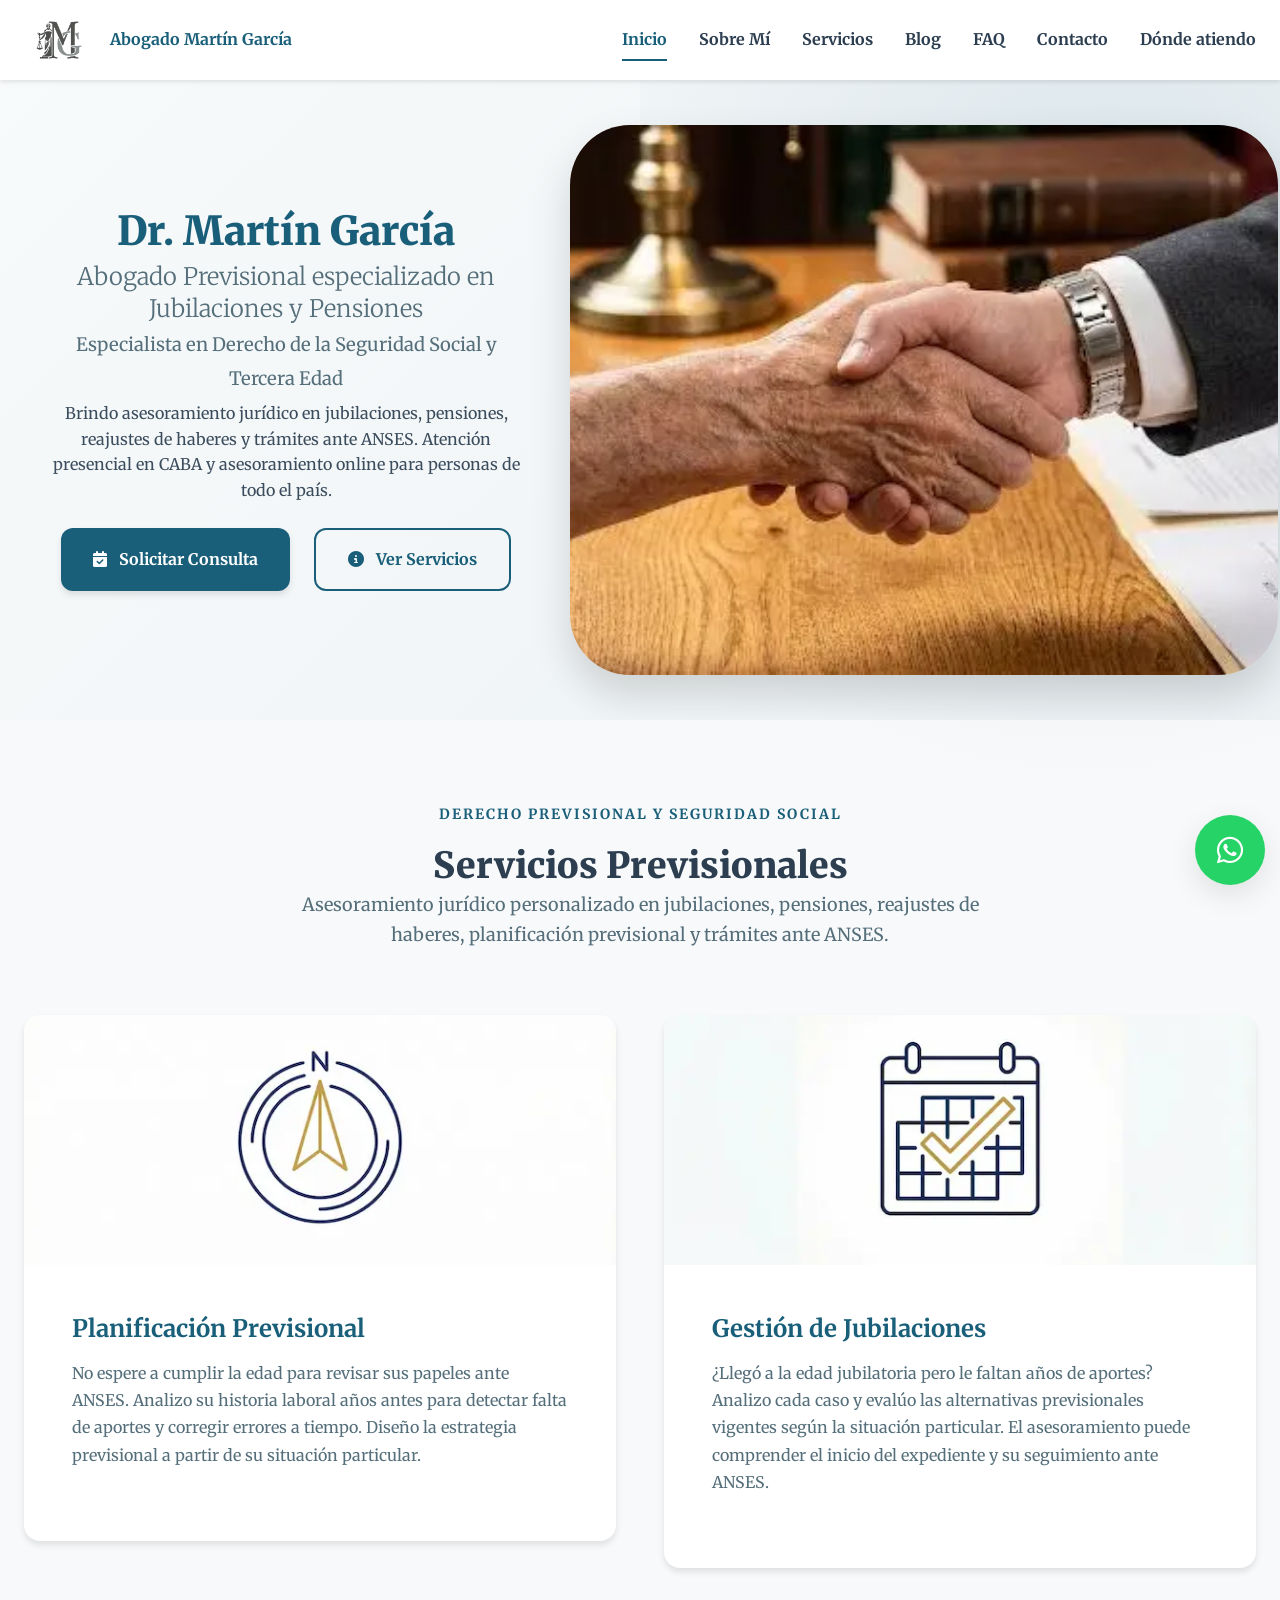
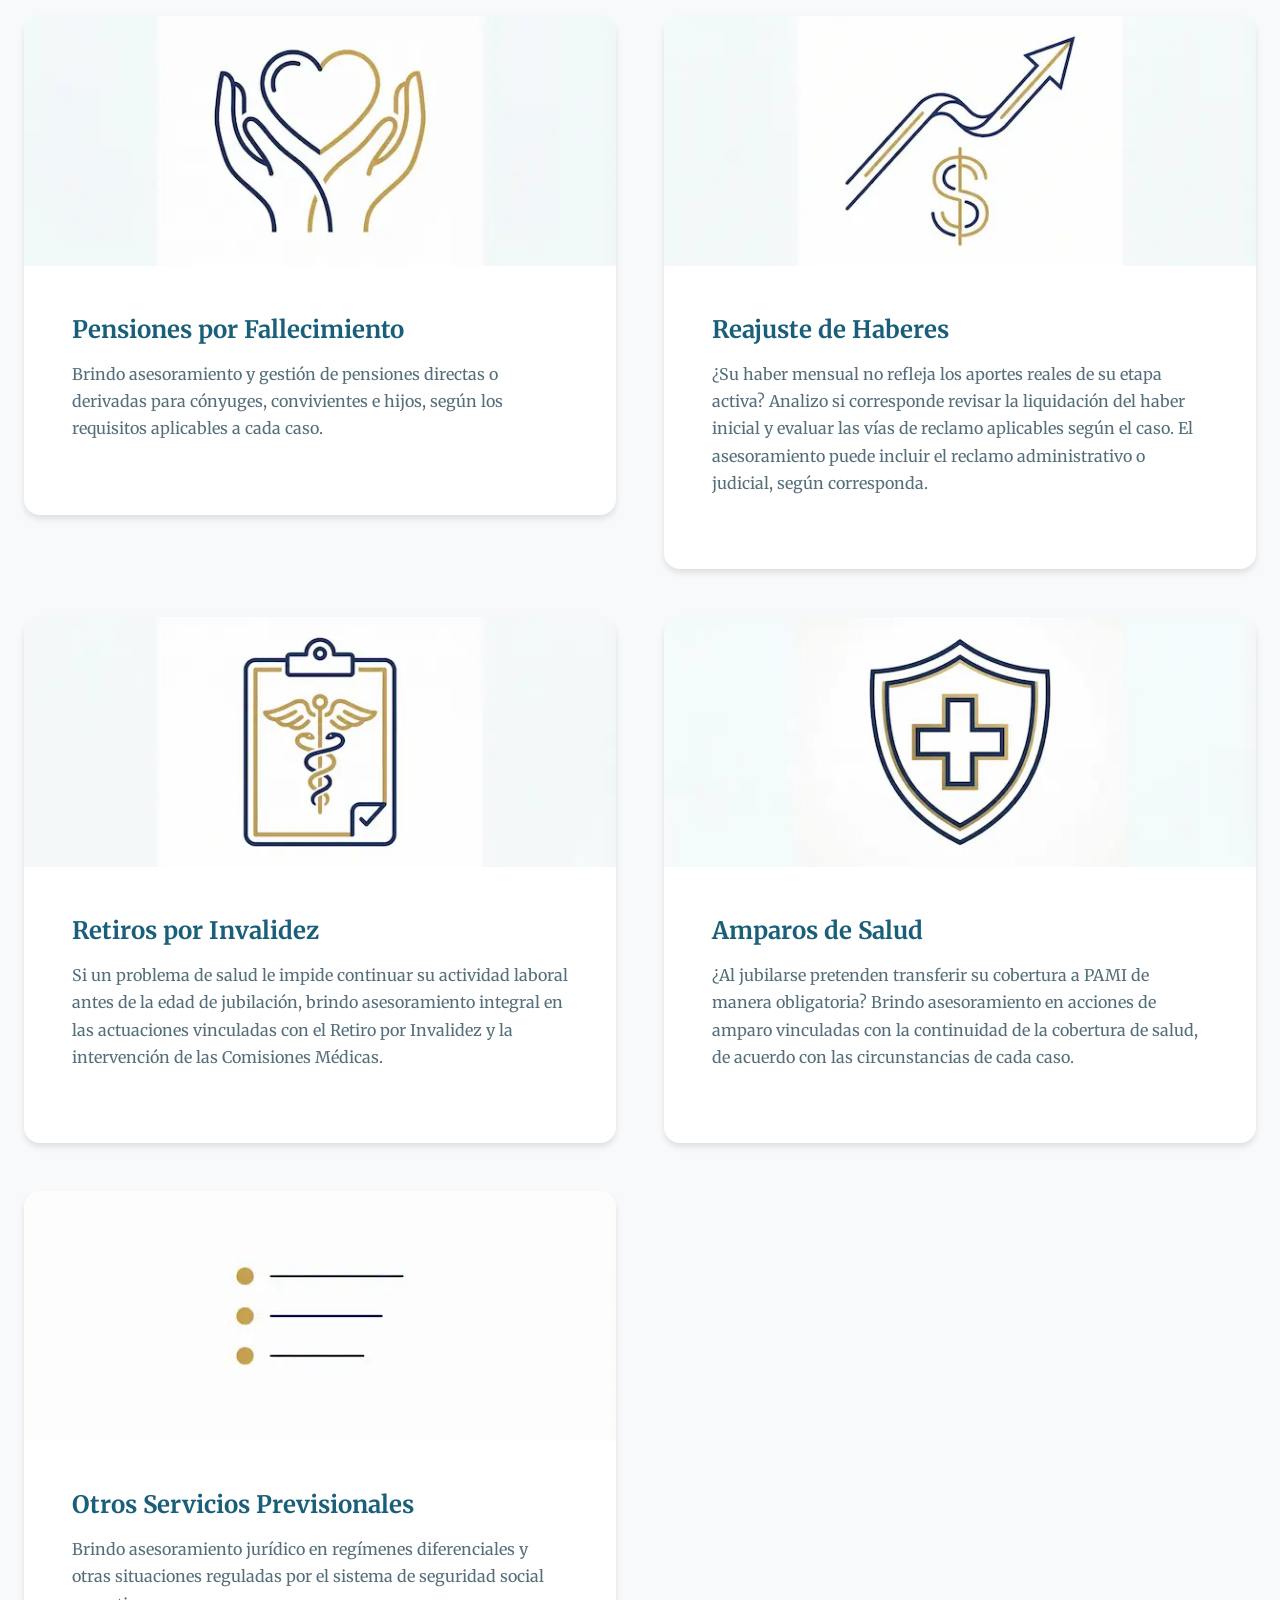
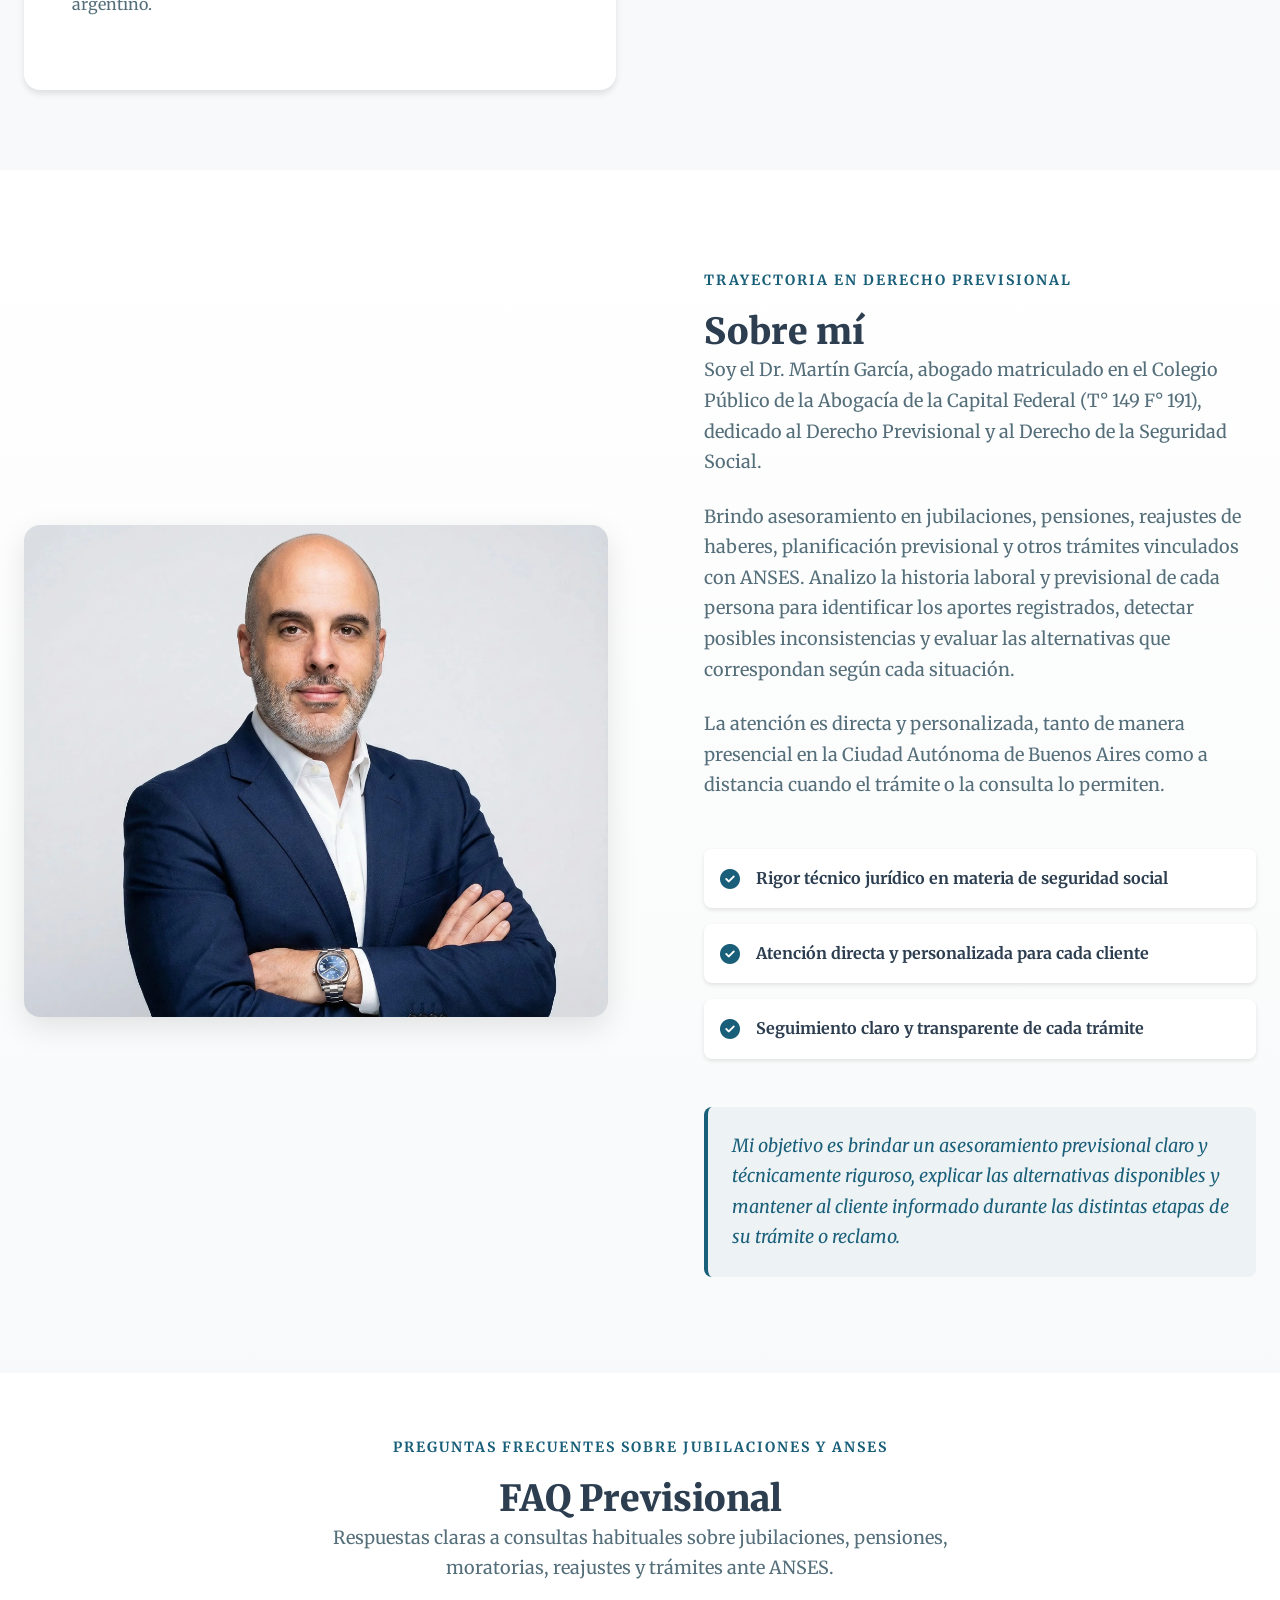
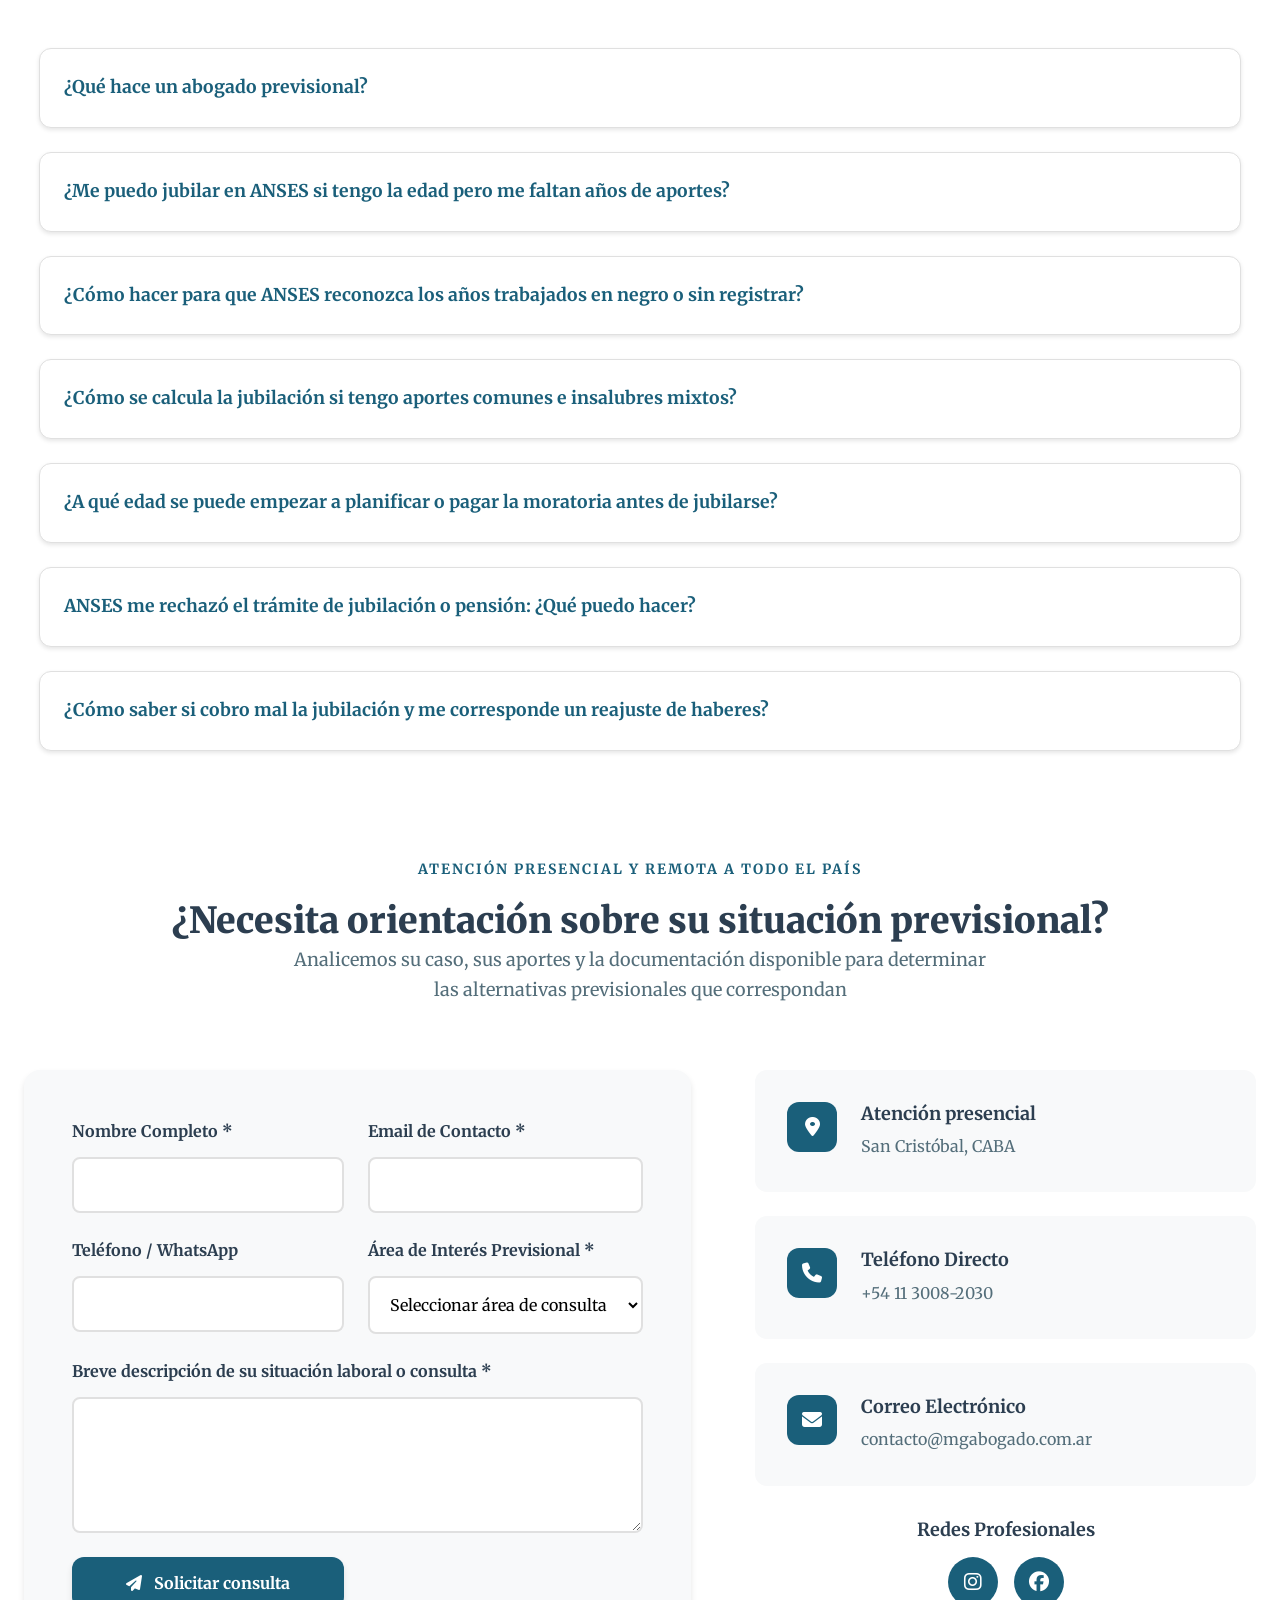
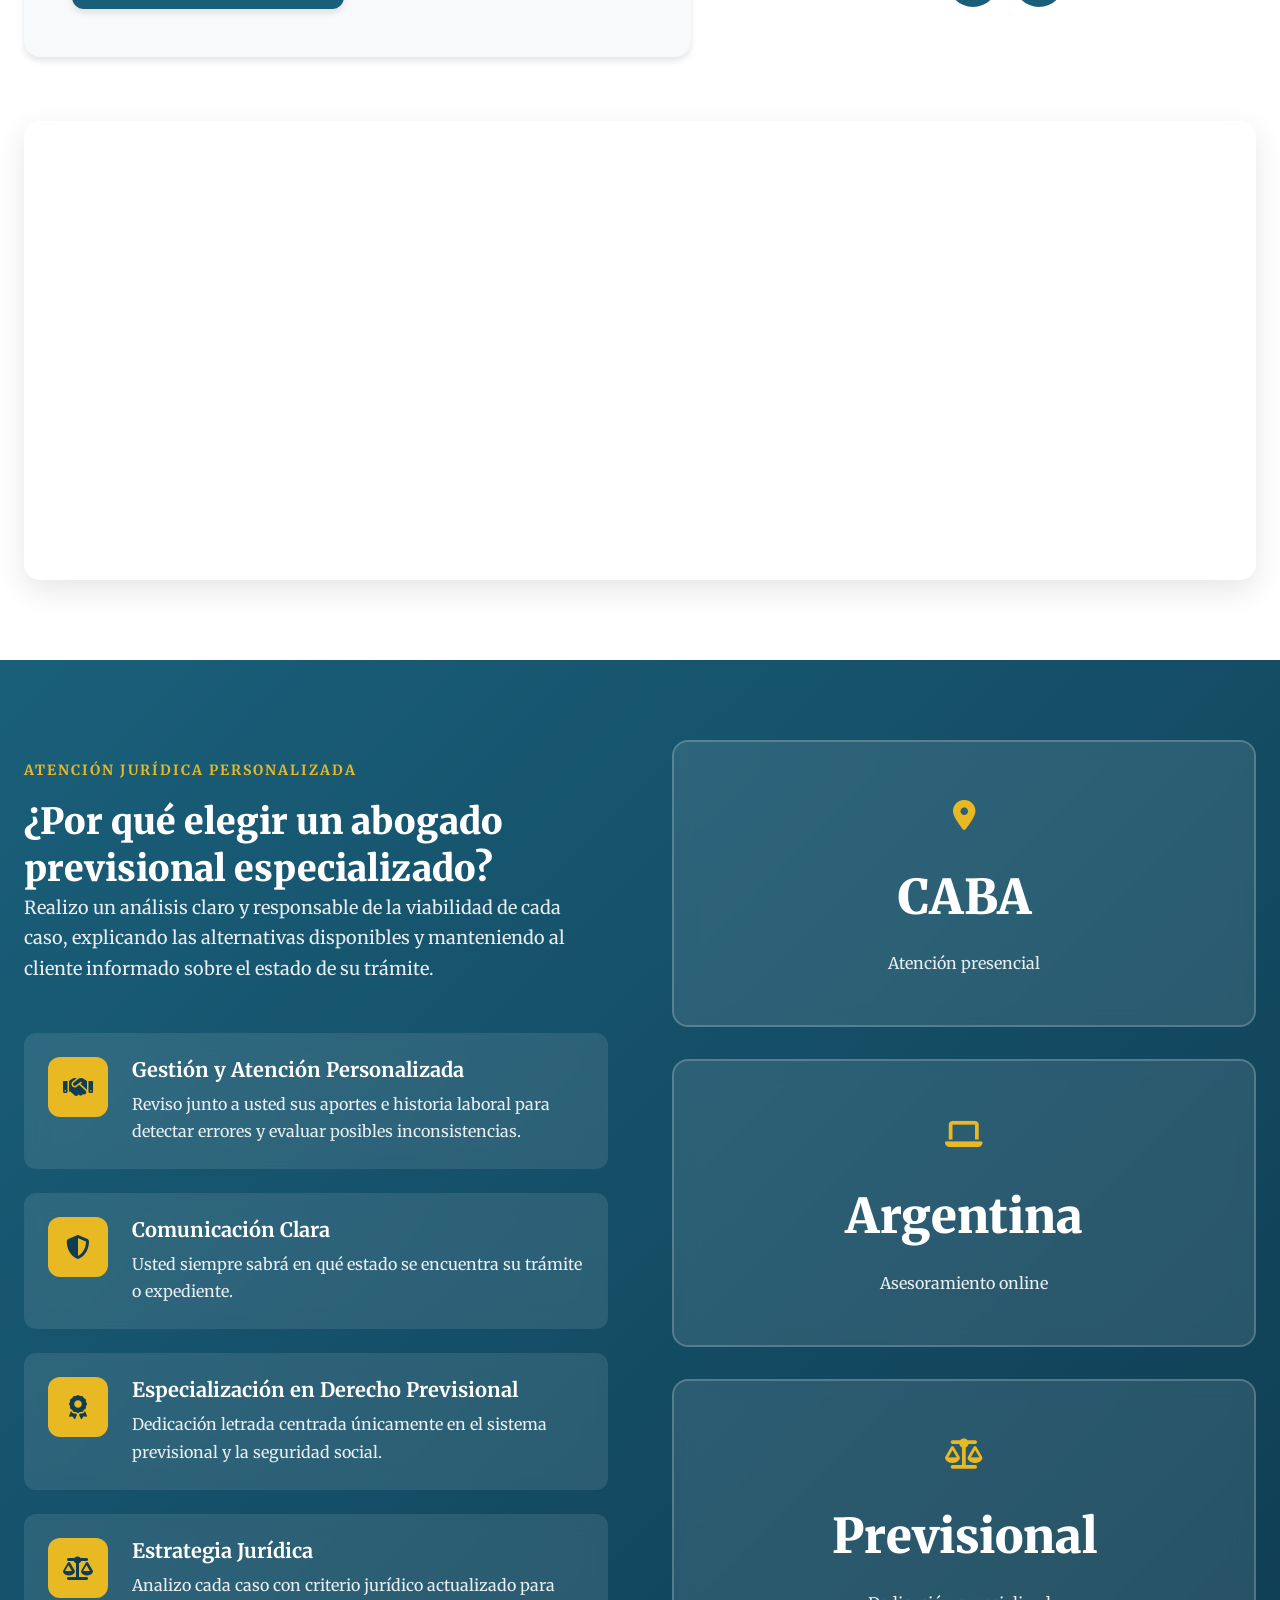
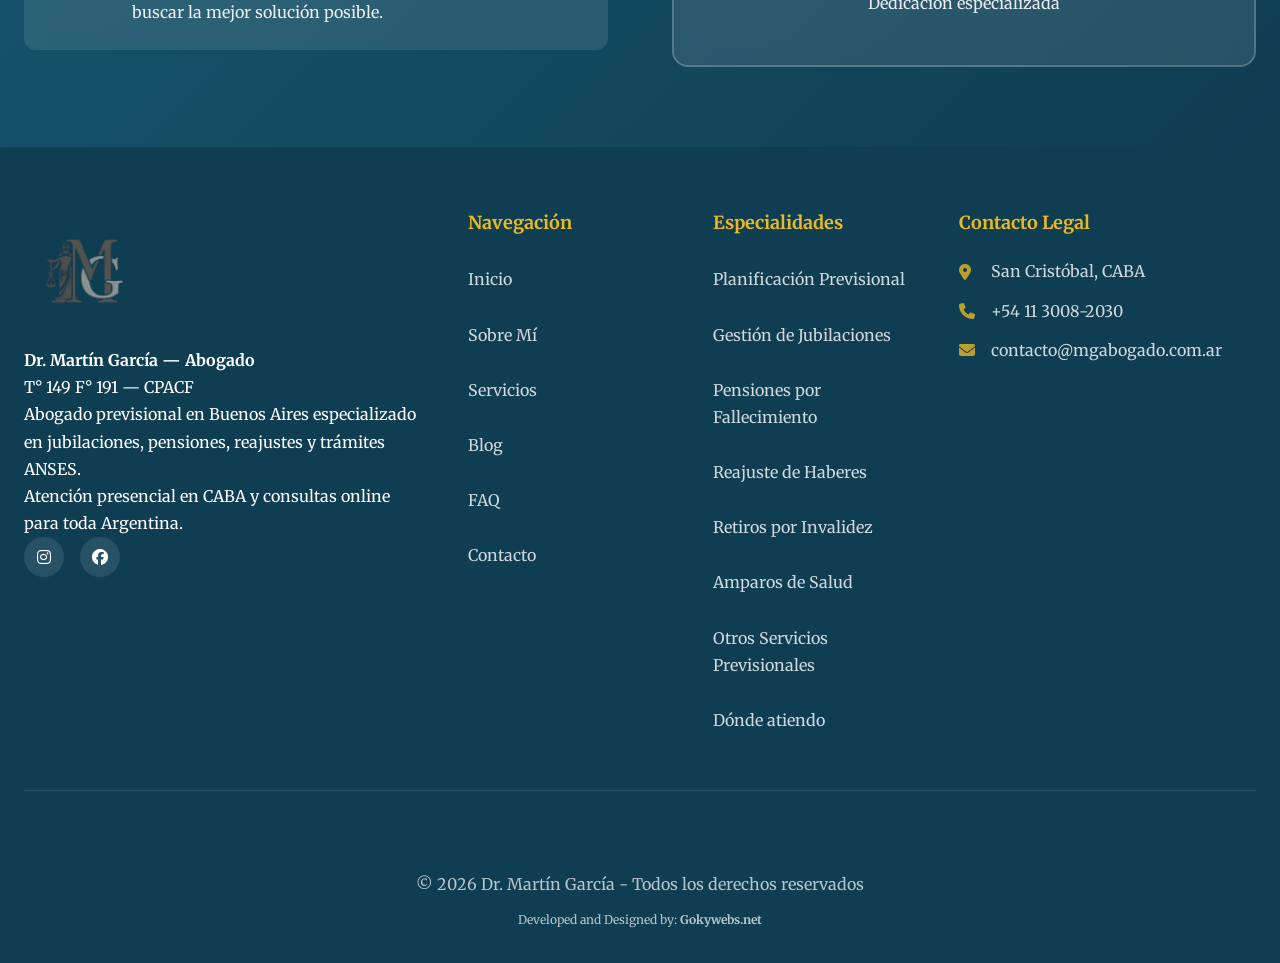
<file: index.html>
<!DOCTYPE html>
<html lang="es">
<head>
    <script type="text/javascript">
    (function(c,l,a,r,i,t,y){
        c[a]=c[a]||function(){(c[a].q=c[a].q||[]).push(arguments)};
        t=l.createElement(r);t.async=1;t.src="https://www.clarity.ms/tag/"+i;
        y=l.getElementsByTagName(r)[0];y.parentNode.insertBefore(t,y);
    })(window, document, "clarity", "script", "xv4t9fs9gx");
</script>
    <!-- Google Tag Manager -->
<script>(function(w,d,s,l,i){w[l]=w[l]||[];w[l].push({'gtm.start':
new Date().getTime(),event:'gtm.js'});var f=d.getElementsByTagName(s)[0],
j=d.createElement(s),dl=l!='dataLayer'?'&l='+l:'';j.async=true;j.src=
'https://www.googletagmanager.com/gtm.js?id='+i+dl;f.parentNode.insertBefore(j,f);
})(window,document,'script','dataLayer','GTM-MPMJT2L8');</script>
<!-- End Google Tag Manager -->
    <meta charset="UTF-8">
    <meta name="viewport" content="width=device-width, initial-scale=1.0">
    
<link rel="icon" type="image/x-icon" href="images/Logos/Martin Garcia Servicios Legales - Isotipo.ico">
    <link rel="apple-touch-icon" href="images/Logos/Martin Garcia Servicios Legales - Isotipo.png">
    
    <meta name="theme-color" content="#1A2E40">
    

    <title>Dr. Martín García | Abogado Previsional en CABA</title>
    <meta name="description" content="Asesoramiento directo del Dr. Martín García en jubilaciones, pensiones, reajustes y trámites ante ANSES. Atención presencial en CABA y online en todo el país.">
    <meta name="keywords" content="abogado previsional, jubilaciones, pensiones, ANSES, reajuste de haberes, amparo de salud, abogado previsional buenos aires, moratorias previsionales, retiro por invalidez, derecho previsional argentina, aportes jubilatorios">
    <meta name="author" content="Dr. Martín García">
    <meta name="robots" content="index, follow, max-image-preview:large">
    <meta name="geo.region" content="AR-C">
<meta name="geo.placename" content="Buenos Aires">
<meta name="geo.position" content="-34.6037;-58.3816">
<meta name="ICBM" content="-34.6037, -58.3816">
<meta name="language" content="Spanish">
    <meta property="og:title" content="Abogado Previsional en CABA | Jubilaciones, Pensiones y Reajustes ANSES">
    <meta property="og:description" content="Asesoramiento legal profesional en jubilaciones, pensiones, reajustes y moratorias ante ANSES. Gestión integral presencial y remota para todo el país.">
    <meta property="og:type" content="website">
    
    <meta property="og:site_name" content="Martín García">
    <meta property="og:url" content="https://mgabogado.com.ar/">
    <meta property="og:image" content="https://mgabogado.com.ar/images/Logos/social-share.jpg">
    <meta property="og:image:width" content="1200">
<meta property="og:image:height" content="630">
    <meta property="og:locale" content="es_AR">
    
    <meta name="twitter:card" content="summary_large_image">
    <meta name="twitter:title" content="Abogado Previsional en CABA | Jubilaciones, Pensiones y Reajustes ANSES">
    <meta name="twitter:description" content="Especialista en jubilaciones, pensiones y reajustes en el sistema previsional argentino.">
    <meta name="twitter:image" content="https://mgabogado.com.ar/images/Logos/Martin Garcia Servicios Legales - Isotipo.jpg">
    
    <link rel="canonical" href="https://mgabogado.com.ar/">
<link rel="alternate" hreflang="es-AR" href="https://mgabogado.com.ar/">
<link rel="alternate" hreflang="en" href="https://mgabogado.com.ar/en/">
<link rel="alternate" hreflang="x-default" href="https://mgabogado.com.ar/">
   <link rel="preload" as="image" href="images/Logo.webp">
    <link rel="stylesheet" href="styles.css">
    <link rel="preconnect" href="https://fonts.googleapis.com">
<link rel="preconnect" href="https://fonts.gstatic.com" crossorigin>
<link href="https://fonts.googleapis.com/css2?family=Merriweather:wght@300;400;700;900&display=swap" rel="stylesheet" media="print" onload="this.media='all'">
    <link rel="stylesheet" href="https://cdnjs.cloudflare.com/ajax/libs/font-awesome/6.4.0/css/all.min.css" media="print" onload="this.media='all'">
   
<script type="application/ld+json">
{
  "@context": "https://schema.org",
  "@type": "FAQPage",
  "mainEntity": [
    {
      "@type": "Question",
      "name": "¿Qué hace un abogado previsional?",
      "acceptedAnswer": {
        "@type": "Answer",
        "text": "Un abogado previsional analiza la situación laboral y previsional de una persona, revisa sus aportes y servicios y determina las alternativas disponibles para acceder a una jubilación, pensión u otro beneficio previsional. También puede intervenir ante ANSES y en reclamos administrativos o judiciales cuando corresponde."
      }
    },
    {
      "@type": "Question",
      "name": "¿Me puedo jubilar en ANSES si tengo la edad pero me faltan años de aportes?",
      "acceptedAnswer": {
        "@type": "Answer",
        "text": "Sí, en muchos casos es posible acceder a la jubilación aun cuando faltan años de aportes, mediante los regímenes de regularización previsional vigentes (moratorias). Actualmente, la posibilidad de regularizar aportes depende de las modalidades habilitadas por la normativa vigente, que permiten cancelar períodos faltantes para poder completar los requisitos y acceder al beneficio jubilatorio en ANSES."
      }
    },
    {
      "@type": "Question",
      "name": "¿Cómo hacer para que ANSES reconozca los años trabajados en negro o sin registrar?",
      "acceptedAnswer": {
        "@type": "Answer",
        "text": "Para solicitar el reconocimiento de aportes no registrados, se puede iniciar un trámite de probatoria de servicios, aportando prueba documental del vínculo laboral. Esto puede incluir recibos de sueldo, certificaciones laborales, aportes sindicales, registros de obra social o cualquier documentación que permita acreditar la relación de trabajo para su incorporación al cómputo previsional."
      }
    },
    {
      "@type": "Question",
      "name": "¿Cómo se calcula la jubilación si tengo aportes comunes e insalubres mixtos?",
      "acceptedAnswer": {
        "@type": "Answer",
        "text": "Cuando existen servicios comunes e insalubres, no se suman de forma directa. Se aplica un prorrateo de servicios, que permite determinar cómo impactan los distintos períodos en la edad jubilatoria y en los años requeridos. Este mecanismo combina la normativa aplicable a cada tipo de actividad para establecer la edad efectiva de acceso al beneficio previsional."
      }
    },
    {
      "@type": "Question",
      "name": "¿A qué edad se puede empezar a planificar o pagar la moratoria antes de jubilarse?",
      "acceptedAnswer": {
        "@type": "Answer",
        "text": "La planificación previsional puede iniciarse varios años antes de la edad jubilatoria. En la práctica, muchas personas comienzan a analizar su situación a partir de los 50 años en mujeres y 55 en hombres, con el objetivo de evaluar aportes faltantes y posibles escenarios de regularización. Esto permite anticipar el acceso al beneficio y ordenar la situación previsional con tiempo, según la normativa vigente."
      }
    },
    {
      "@type": "Question",
      "name": "ANSES me rechazó el trámite de jubilación o pensión: ¿Qué puedo hacer?",
      "acceptedAnswer": {
        "@type": "Answer",
        "text": "Si el organismo emite una resolución denegatoria, es posible revisar los fundamentos del rechazo y presentar un recurso administrativo o judicial, según el caso. En general, los reclamos pueden tramitarse mediante recursos ante la CARSS o mediante acciones judiciales previsionales, dependiendo del motivo del rechazo y de la etapa del expediente."
      }
    },
    {
      "@type": "Question",
      "name": "¿Cómo saber si cobro mal la jubilación y me corresponde un reajuste de haberes?",
      "acceptedAnswer": {
        "@type": "Answer",
        "text": "Para determinar si un haber jubilatorio está correctamente calculado, es necesario analizar la historia laboral, los salarios históricos y la movilidad aplicada en el beneficio. Cuando existen diferencias entre los ingresos reales y el haber percibido, puede corresponder un análisis técnico de reajuste previsional, considerando la normativa vigente y la jurisprudencia de la Corte Suprema en materia de movilidad jubilatoria."
      }
    }
  ]
}
</script>

<script type="application/ld+json">
{
  "@context": "https://schema.org",
  "@graph": [
    {
      "@type": "Person",
      "@id": "https://mgabogado.com.ar/#person",
      "name": "Dr. Martín García",
      "url": "https://mgabogado.com.ar/",
      "image": "https://mgabogado.com.ar/images/FotoPerfil.webp",
      "jobTitle": "Abogado Previsional",
      "mainEntityOfPage": {
        "@id": "https://mgabogado.com.ar/#webpage"
      },
      "description": "Dr. Martín García, abogado previsional matriculado en el Colegio Público de la Abogacía de la Capital Federal, dedicado al Derecho Previsional y al Derecho de la Seguridad Social.",
      "telephone": "+541130082030",
      "email": "contacto@mgabogado.com.ar",
      "address": {
        "@type": "PostalAddress",
        "addressLocality": "Buenos Aires",
        "addressRegion": "CABA",
        "addressCountry": "AR"
      },
      "knowsAbout": [
        "Derecho Previsional",
        "Derecho de la Seguridad Social",
        "Jubilaciones",
        "Pensiones",
        "ANSES",
        "Reajuste de Haberes",
        "Retiro por Invalidez",
        "Pensiones por Fallecimiento",
        "Planificación Previsional",
        "Moratorias Previsionales"
      ],
      "sameAs": [
        "https://www.instagram.com/ab.martingarcia/",
        "https://www.facebook.com/AbogadoGarciaMartin/",
        "https://ar.linkedin.com/in/martin-gabriel-garcia"
      ],
      "hasOfferCatalog": {
        "@type": "OfferCatalog",
        "name": "Servicios Jurídicos Previsionales",
        "itemListElement": [
          {
            "@type": "Offer",
            "areaServed": [
              {
                "@type": "City",
                "name": "Ciudad Autónoma de Buenos Aires"
              },
              {
                "@type": "Country",
                "name": "Argentina"
              }
            ],
            "itemOffered": {
              "@id": "https://mgabogado.com.ar/planificacion-previsional#service"
            }
          },
          {
            "@type": "Offer",
            "areaServed": [
              {
                "@type": "City",
                "name": "Ciudad Autónoma de Buenos Aires"
              },
              {
                "@type": "Country",
                "name": "Argentina"
              }
            ],
            "itemOffered": {
              "@id": "https://mgabogado.com.ar/gestion-jubilaciones#service"
            }
          },
          {
            "@type": "Offer",
            "areaServed": [
              {
                "@type": "City",
                "name": "Ciudad Autónoma de Buenos Aires"
              },
              {
                "@type": "Country",
                "name": "Argentina"
              }
            ],
            "itemOffered": {
              "@id": "https://mgabogado.com.ar/pensiones-por-fallecimiento#service"
            }
          },
          {
            "@type": "Offer",
            "areaServed": [
              {
                "@type": "City",
                "name": "Ciudad Autónoma de Buenos Aires"
              },
              {
                "@type": "Country",
                "name": "Argentina"
              }
            ],
            "itemOffered": {
              "@id": "https://mgabogado.com.ar/reajuste-de-haberes#service"
            }
          },
          {
            "@type": "Offer",
            "areaServed": [
              {
                "@type": "City",
                "name": "Ciudad Autónoma de Buenos Aires"
              },
              {
                "@type": "Country",
                "name": "Argentina"
              }
            ],
            "itemOffered": {
              "@id": "https://mgabogado.com.ar/retiro-por-invalidez#service"
            }
          },
          {
            "@type": "Offer",
            "areaServed": [
              {
                "@type": "City",
                "name": "Ciudad Autónoma de Buenos Aires"
              },
              {
                "@type": "Country",
                "name": "Argentina"
              }
            ],
            "itemOffered": {
              "@id": "https://mgabogado.com.ar/amparos-de-salud#service"
            }
          },
          {
            "@type": "Offer",
            "areaServed": [
              {
                "@type": "City",
                "name": "Ciudad Autónoma de Buenos Aires"
              },
              {
                "@type": "Country",
                "name": "Argentina"
              }
            ],
            "itemOffered": {
              "@id": "https://mgabogado.com.ar/otros-servicios-previsionales#service"
            }
          }
        ]
      }
    },
    {
      "@type": "WebSite",
      "@id": "https://mgabogado.com.ar/#website",
      "url": "https://mgabogado.com.ar/",
      "name": "Dr. Martín García - Abogado Previsional",
      "publisher": {
        "@id": "https://mgabogado.com.ar/#person"
      },
      "inLanguage": "es-AR"
    },
    {
      "@type": "WebPage",
      "@id": "https://mgabogado.com.ar/#webpage",
      "url": "https://mgabogado.com.ar/",
      "name": "Abogado Previsional en CABA | Jubilaciones, Pensiones y Reajustes ANSES",
      "isPartOf": {
        "@id": "https://mgabogado.com.ar/#website"
      },
      "about": [
        {
          "@id": "https://mgabogado.com.ar/#person"
        },
        {
          "@type": "DefinedTerm",
          "name": "Derecho Previsional"
        },
        {
          "@type": "DefinedTerm",
          "name": "Jubilaciones ANSES"
        }
      ],
      "mentions": [
        {
          "@type": "Thing",
          "name": "Reajuste de Haberes"
        },
        {
          "@type": "Thing",
          "name": "Moratorias Previsionales"
        }
      ],
      "primaryImageOfPage": {
        "@type": "ImageObject",
        "url": "https://mgabogado.com.ar/images/Logos/Martin%20Garcia%20Servicios%20Legales%20-%20Isotipo.png"
      }
    },
    {
      "@type": "Service",
      "@id": "https://mgabogado.com.ar/planificacion-previsional#service",
      "name": "Planificación Previsional",
      "url": "https://mgabogado.com.ar/planificacion-previsional",
      "provider": {
        "@id": "https://mgabogado.com.ar/#person"
      }
    },
    {
      "@type": "Service",
      "@id": "https://mgabogado.com.ar/gestion-jubilaciones#service",
      "name": "Gestión de Jubilaciones y Moratorias",
      "url": "https://mgabogado.com.ar/gestion-jubilaciones",
      "provider": {
        "@id": "https://mgabogado.com.ar/#person"
      }
    },
    {
      "@type": "Service",
      "@id": "https://mgabogado.com.ar/pensiones-por-fallecimiento#service",
      "name": "Gestión de Pensiones por Fallecimiento ante ANSES",
      "url": "https://mgabogado.com.ar/pensiones-por-fallecimiento",
      "provider": {
        "@id": "https://mgabogado.com.ar/#person"
      }
    },
    {
      "@type": "Service",
      "@id": "https://mgabogado.com.ar/reajuste-de-haberes#service",
      "name": "Reajuste de Haberes Jubilatorios",
      "url": "https://mgabogado.com.ar/reajuste-de-haberes",
      "provider": {
        "@id": "https://mgabogado.com.ar/#person"
      }
    },
    {
      "@type": "Service",
      "@id": "https://mgabogado.com.ar/retiro-por-invalidez#service",
      "name": "Gestión y Apelación de Retiro por Invalidez",
      "url": "https://mgabogado.com.ar/retiro-por-invalidez",
      "provider": {
        "@id": "https://mgabogado.com.ar/#person"
      }
    },
    {
      "@type": "Service",
      "@id": "https://mgabogado.com.ar/amparos-de-salud#service",
      "name": "Amparos de Salud y Conservación de Cobertura",
      "url": "https://mgabogado.com.ar/amparos-de-salud",
      "provider": {
        "@id": "https://mgabogado.com.ar/#person"
      }
    },
    {
      "@type": "Service",
      "@id": "https://mgabogado.com.ar/otros-servicios-previsionales#service",
      "name": "Otros Servicios Previsionales y de Seguridad Social",
      "url": "https://mgabogado.com.ar/otros-servicios-previsionales",
      "provider": {
        "@id": "https://mgabogado.com.ar/#person"
      }
    }
  ]
}
</script>

<style>
        .hero__title {
            margin-bottom: 0.3rem !important;
        }
        .hero__description {
            margin-top: 0 !important;
            margin-bottom: 0.4rem !important;
            font-size: 1.15rem !important;
        }
        .hero__seo-text {
            margin-top: 0 !important;
            margin-bottom: 1.5rem !important;
            font-size: 1rem !important;
            line-height: 1.6 !important;
            opacity: .92 !important;
            max-width: 700px !important;
        }
    </style>
</head>
<body>
    <!-- Google Tag Manager (noscript) -->
<noscript><iframe src="https://www.googletagmanager.com/ns.html?id=GTM-MPMJT2L8"
height="0" width="0" style="display:none;visibility:hidden"></iframe></noscript>
<!-- End Google Tag Manager (noscript) -->
    <header class="header" id="header">
        <nav class="nav container">
            <div class="nav__brand">
                <img src="images/Logo.webp" alt="Dr. Martín García - Abogado previsional en Buenos Aires" class="nav__logo">
                <span class="nav__name">Abogado Martín García</span>
            </div>
            
            <div class="nav__menu" id="nav-menu">
                <ul class="nav__list">
                    <li class="nav__item">
                        <a href="#inicio" class="nav__link active-link" title="Ir al inicio">Inicio</a>
                    </li>
                    <li class="nav__item">
                        <a href="#sobre-mi" class="nav__link" title="Conocer la trayectoria del Dr. Martín García">Sobre Mí</a>
                    </li>
                    <li class="nav__item">
                        <a href="#servicios" class="nav__link" title="Servicios legales previsionales">Servicios</a>
                    </li>
                    <li class="nav__item">
                        <a href="https://blog.mgabogado.com.ar" target="_blank" rel="noopener noreferrer" class="nav__link" title="Visitar el blog de Derecho Previsional">Blog</a>
                    </li>
<li class="nav__item">
    <a href="#faq" class="nav__link">FAQ</a>
</li>
                    <li class="nav__item">
                        <a href="#contacto" class="nav__link" title="Contactar al Dr. Martín García">Contacto</a>
                    </li>
                    <li class="nav__item">
                        <a href="/abogado-previsional-buenos-aires" class="nav__link" title="Dónde atiendo">Dónde atiendo</a>
                    </li>
                </ul>
                <div class="nav__close" id="nav-close">
                    <i class="fas fa-times"></i>
                </div>
            </div>

            <div class="nav__toggle" id="nav-toggle">
                <i class="fas fa-bars"></i>
            </div>
        </nav>
    </header>

    <section class="hero" id="inicio">
        <div class="hero__container container">
            <div class="hero__content">
                <div class="hero__text" data-aos="fade-right">

                    <h1 class="hero__title">
                        <span class="hero__title-main">
                            Dr. Martín García
                        </span>
                        <span class="hero__title-sub">
                            Abogado Previsional especializado en Jubilaciones y Pensiones
                        </span>
                    </h1>

                    <p class="hero__description">
                        Especialista en Derecho de la Seguridad Social y Tercera Edad
                    </p>

                    <p class="hero__seo-text">
                        Brindo asesoramiento jurídico en jubilaciones, pensiones, reajustes de haberes y trámites ante ANSES. Atención presencial en CABA y asesoramiento online para personas de todo el país.
                    </p>

                    <div class="hero__buttons">
                        <a href="#contacto" class="btn btn--primary" title="Solicitar una consulta legal">
                            <i class="fas fa-calendar-check"></i>
                            Solicitar Consulta
                        </a>
                        <a href="#servicios" class="btn btn--secondary" title="Ver servicios previsionales">
                            <i class="fas fa-info-circle"></i>
                            Ver Servicios
                        </a>
                    </div>

                </div>
            </div>

            <div class="hero__image" data-aos="fade-left">
           <div class="hero__image-wrapper">
    <img 
        src="images/Derecho.webp"
        alt="Abogado previsional especializado en jubilaciones y pensiones en Argentina"
        fetchpriority="high"
        loading="eager"
        width="700"
        height="900"
    >
    <div class="hero__image-decoration"></div>
</div>
            </div>
        </div>
    </section>

    <section class="services" id="servicios">
        <div class="container">
            <div class="section__header" data-aos="fade-up">
                <span class="section__subtitle">Derecho Previsional y Seguridad Social</span>
                <h2><span class="section__title">Servicios Previsionales</span></h2>
                <p class="section__description">
                    Asesoramiento jurídico personalizado en jubilaciones, pensiones, reajustes de haberes, planificación previsional y trámites ante ANSES.
                </p>
            </div>

            <div class="services__grid">
                <a href="/planificacion-previsional" class="service-card-link">

<div class="service-card" data-aos="fade-up" data-aos-delay="100">
                    <div class="service-card__image">
                        <img src="images/planificacion.webp" alt="Icono de Planificación Previsional y análisis de aportes">

                    </div>
                    <div class="service-card__content">
                        <h3 class="service-card__title">Planificación Previsional</h3>
                        <p class="service-card__description">
                            No espere a cumplir la edad para revisar sus papeles ante ANSES. Analizo su historia laboral años antes para detectar falta de aportes y corregir errores a tiempo. Diseño la estrategia previsional a partir de su situación particular.
                        </p>
                        <ul class="service-card__list">
                            <li><i class="fas fa-chevron-right"></i> Análisis integral de historia laboral</li>
                            <li><i class="fas fa-chevron-right"></i> Detección de aportes no registrados</li>
                            <li><i class="fas fa-chevron-right"></i> Corrección de datos patrimoniales</li>
                            <li><i class="fas fa-chevron-right"></i> Estrategia de jubilación anticipada</li>
                            <li><i class="fas fa-chevron-right"></i> Análisis de alternativas y estimación del haber previsional</li>
                        </ul>
                    </div>
                </div>

</a>
<a href="/gestion-jubilaciones" class="service-card-link">                
<div class="service-card" data-aos="fade-up" data-aos-delay="200">
                    <div class="service-card__image">
                        <img src="images/jubilaciones.webp" alt="Icono de Gestión de Jubilaciones ordinarias y especiales">                    </div> 
                    <div class="service-card__content">
                        <h3 class="service-card__title">Gestión de Jubilaciones</h3>
                        <p class="service-card__description">
                            ¿Llegó a la edad jubilatoria pero le faltan años de aportes? Analizo cada caso y evalúo las alternativas previsionales vigentes según la situación particular. El asesoramiento puede comprender el inicio del expediente y su seguimiento ante ANSES.
                        </p>
                        <ul class="service-card__list">
                            <li><i class="fas fa-chevron-right"></i> Aplicación de moratorias previsionales vigentes</li>
                            <li><i class="fas fa-chevron-right"></i> Armado e inicio de expedientes administrativos</li>
                            <li><i class="fas fa-chevron-right"></i> Seguimiento completo en dependencias de ANSES</li>
                            <li><i class="fas fa-chevron-right"></i> Regularización de deudas autónomas</li>
                            <li><i class="fas fa-chevron-right"></i> Acompañamiento integral hasta el primer cobro</li>
                        </ul>
                    </div>
                </div>
</a>
<a href="/pensiones-por-fallecimiento" class="service-card-link">
                <div class="service-card" data-aos="fade-up" data-aos-delay="300">
                    <div class="service-card__image">
                        <img src="images/pensiones.webp" alt="Icono de trámite de Pensiones por fallecimiento">
                    </div>
                    <div class="service-card__content">
                        <h3 class="service-card__title">Pensiones por Fallecimiento</h3>
                        <p class="service-card__description">
                            Brindo asesoramiento y gestión de pensiones directas o derivadas para cónyuges, convivientes e hijos, según los requisitos aplicables a cada caso.
                        </p>
                        <ul class="service-card__list">
                            <li><i class="fas fa-chevron-right"></i> Pensiones directas por fallecimiento de activo</li>
                            <li><i class="fas fa-chevron-right"></i> Pensiones derivadas de un haber jubilatorio</li>
                            <li><i class="fas fa-chevron-right"></i> Acreditación de vínculos para convivientes</li>
                            <li><i class="fas fa-chevron-right"></i> Solicitud de beneficios para hijos menores o con discapacidad</li>
                            <li><i class="fas fa-chevron-right"></i> Trámite prioritario y urgente</li>
                        </ul>
                    </div>
                </div>
</a>
<a href="/reajuste-de-haberes" class="service-card-link">
                <div class="service-card" data-aos="fade-up" data-aos-delay="400">
                    <div class="service-card__image">
                        <img src="images/reajuste.webp" alt="Icono de Reajuste de Haberes y demandas judiciales">
                    </div> 
                    <div class="service-card__content">
                        <h3 class="service-card__title">Reajuste de Haberes</h3>
                        <p class="service-card__description">
                            ¿Su haber mensual no refleja los aportes reales de su etapa activa? Analizo si corresponde revisar la liquidación del haber inicial y evaluar las vías de reclamo aplicables según el caso. El asesoramiento puede incluir el reclamo administrativo o judicial, según corresponda.
                        </p>
                        <ul class="service-card__list">
                            <li><i class="fas fa-chevron-right"></i> Auditoría técnica de la liquidación inicial</li>
                            <li><i class="fas fa-chevron-right"></i> Reclamos administrativos de movilidad</li>
                            <li><i class="fas fa-chevron-right"></i> Demandas judiciales por reajuste de haberes</li>
                            <li><i class="fas fa-chevron-right"></i> Aplicación de jurisprudencia (Badaro, Elliff, Blanco)</li>
                            <li><i class="fas fa-chevron-right"></i> Ejecución de sentencias y cobro de retroactivos</li>
                        </ul>
                    </div>
                </div>
</a>
<a href="/retiro-por-invalidez" class="service-card-link">
                <div class="service-card" data-aos="fade-up" data-aos-delay="500">
                    <div class="service-card__image">
                        <img src="images/retiro.webp" alt="Icono de Retiro por Invalidez y comisiones médicas">

                    </div>
                    <div class="service-card__content">
                        <h3 class="service-card__title">Retiros por Invalidez</h3>
                        <p class="service-card__description">
                            Si un problema de salud le impide continuar su actividad laboral antes de la edad de jubilación, brindo asesoramiento integral en las actuaciones vinculadas con el Retiro por Invalidez y la intervención de las Comisiones Médicas.
                        </p>
                        <ul class="service-card__list">
                            <li><i class="fas fa-chevron-right"></i> Evaluación de regularidad de aportes exigida</li>
                            <li><i class="fas fa-chevron-right"></i> Tramitación de Retiro Transitorio por Invalidez (RTI)</li>
                            <li><i class="fas fa-chevron-right"></i> Representación y asistencia ante Comisiones Médicas</li>
                            <li><i class="fas fa-chevron-right"></i> Interposición de recursos de apelación y revisión</li>
                            <li><i class="fas fa-chevron-right"></i> Conversión a retiro definitivo</li>
                        </ul>
                    </div>
                </div>
</a>
<a href="/amparos-de-salud" class="service-card-link">
                <div class="service-card" data-aos="fade-up" data-aos-delay="600">
                    <div class="service-card__image">
                        <img src="images/amparo.webp" alt="Icono de Amparos de Salud y protección de cobertura médica">

                    </div>
                    <div class="service-card__content">
                        <h3 class="service-card__title">Amparos de Salud</h3>
                        <p class="service-card__description">
                            ¿Al jubilarse pretenden transferir su cobertura a PAMI de manera obligatoria? Brindo asesoramiento en acciones de amparo vinculadas con la continuidad de la cobertura de salud, de acuerdo con las circunstancias de cada caso.
                        </p>
                        <ul class="service-card__list">
                            <li><i class="fas fa-chevron-right"></i> Interposición de acciones de amparo de salud urgentes</li>
                            <li><i class="fas fa-chevron-right"></i> Derecho de continuidad en la Obra Social de origen</li>
                            <li><i class="fas fa-chevron-right"></i> Mantenimiento de afiliación en empresas de Medicina Prepaga</li>
                            <li><i class="fas fa-chevron-right"></i> Freno legal a aumentos abusivos por edad</li>
                            <li><i class="fas fa-chevron-right"></i> Cobertura total de tratamientos y medicamentos complejos</li>
                        </ul>
                    </div>
                </div>
</a>
<a href="/otros-servicios-previsionales" class="service-card-link">
                <div class="service-card" data-aos="fade-up" data-aos-delay="700">
                    <div class="service-card__image">
                        <img src="images/otros servicios.webp" alt="Icono de regímenes especiales y convenios previsionales">

                    </div>
                    <div class="service-card__content">
                        <h3 class="service-card__title">Otros Servicios Previsionales</h3>
                        <p class="service-card__description">
                            Brindo asesoramiento jurídico en regímenes diferenciales y otras situaciones reguladas por el sistema de seguridad social argentino.
                        </p>
                        <ul class="service-card__list">
                            <li><i class="fas fa-chevron-right"></i> Reconocimiento de Servicios y certificación de aportes</li>
                            <li><i class="fas fa-chevron-right"></i> Jubilaciones Docentes (Nacionales y Provinciales)</li>
                            <li><i class="fas fa-chevron-right"></i> Regímenes Diferenciales (Construcción, Insalubres, Transportes)</li>
                            <li><i class="fas fa-chevron-right"></i> Jubilaciones por Convenios Internacionales de reciprocidad</li>
                            <li><i class="fas fa-chevron-right"></i> Regulación de deuda previsional para autónomos y monotributistas</li>
                        </ul>
                    </div>

                </div>
</a>
            </div>

        </div>


    </section>

    <section class="about" id="sobre-mi">
        <div class="container">
            <div class="about__wrapper">
                <div class="about__image" data-aos="fade-right">
                    <img src="images/FotoPerfil.webp" alt="Retrato profesional del Dr. Martín García, abogado especialista en jubilaciones y pensiones">

                </div>
                <div class="about__content" data-aos="fade-left">
                    <span class="section__subtitle">Trayectoria en Derecho Previsional</span>
                    <h2><span class="section__title">Sobre mí</span></h2>
                    
                    <p class="about__text">
                        Soy el Dr. Martín García, abogado matriculado en el Colegio Público de la Abogacía de la Capital Federal (T° 149 F° 191), dedicado al Derecho Previsional y al Derecho de la Seguridad Social.
                    </p>
                    <p class="about__text">
                        Brindo asesoramiento en jubilaciones, pensiones, reajustes de haberes, planificación previsional y otros trámites vinculados con ANSES. Analizo la historia laboral y previsional de cada persona para identificar los aportes registrados, detectar posibles inconsistencias y evaluar las alternativas que correspondan según cada situación.
                    </p>
                    <p class="about__text">
                        La atención es directa y personalizada, tanto de manera presencial en la Ciudad Autónoma de Buenos Aires como a distancia cuando el trámite o la consulta lo permiten.
                    </p>
                    
                    <div class="about__features">
                        <div class="about__feature">
                            <i class="fas fa-check-circle"></i>
                            <span>Rigor técnico jurídico en materia de seguridad social</span>
                        </div>
                        <div class="about__feature">
                            <i class="fas fa-check-circle"></i>
                            <span>Atención directa y personalizada para cada cliente</span>
                        </div>
                        <div class="about__feature">
                            <i class="fas fa-check-circle"></i>
                            <span>Seguimiento claro y transparente de cada trámite</span>
                        </div>
                    </div>

                    <p class="about__cta">
                        Mi objetivo es brindar un asesoramiento previsional claro y técnicamente riguroso, explicar las alternativas disponibles y mantener al cliente informado durante las distintas etapas de su trámite o reclamo.
                    </p>
                </div>
            </div>
        </div>
    </section>
<section class="faq" id="faq">
    <div class="container">
        <div class="section__header" data-aos="fade-up">
            <span class="section__subtitle">Preguntas Frecuentes sobre Jubilaciones y ANSES</span>
            <h2><span class="section__title">FAQ Previsional</span></h2>
            <p class="section__description">
                Respuestas claras a consultas habituales sobre jubilaciones, pensiones, moratorias, reajustes y trámites ante ANSES.
            </p>
        </div>

        <div class="faq__container">

            <details class="faq__item">
                <summary>¿Qué hace un abogado previsional?</summary>
                <p>
                    Un abogado previsional analiza la situación laboral y previsional de una persona, revisa sus aportes y servicios y determina las alternativas disponibles para acceder a una jubilación, pensión u otro beneficio previsional. También puede intervenir ante ANSES y en reclamos administrativos o judiciales cuando corresponde.
                </p>
            </details>

            <details class="faq__item">
                <summary>¿Me puedo jubilar en ANSES si tengo la edad pero me faltan años de aportes?</summary>
                <p>
                    Sí, en muchos casos es posible acceder a la jubilación aun cuando faltan años de aportes, mediante los regímenes de regularización previsional vigentes (moratorias). Actualmente, la posibilidad de regularizar aportes depende de las modalidades habilitadas por la normativa vigente, que permiten cancelar períodos faltantes para poder completar los requisitos y acceder al beneficio jubilatorio en ANSES.
                </p>
            </details>

            <details class="faq__item">
                <summary>¿Cómo hacer para que ANSES reconozca los años trabajados en negro o sin registrar?</summary>
                <p>
                    Para solicitar el reconocimiento de aportes no registrados, se puede iniciar un trámite de probatoria de servicios, aportando prueba documental del vínculo laboral. Esto puede incluir recibos de sueldo, certificaciones laborales, aportes sindicales, registros de obra social o cualquier documentación que permita acreditar la relación de trabajo para su incorporación al cómputo previsional.
                </p>
            </details>

            <details class="faq__item">
                <summary>¿Cómo se calcula la jubilación si tengo aportes comunes e insalubres mixtos?</summary>
                <p>
                    Cuando existen servicios comunes e insalubres, no se suman de forma directa. Se aplica un prorrateo de servicios, que permite determinar cómo impactan los distintos períodos en la edad jubilatoria y en los años requeridos. Este mecanismo combina la normativa aplicable a cada tipo de actividad para establecer la edad efectiva de acceso al beneficio previsional.
                </p>
            </details>

            <details class="faq__item">
                <summary>¿A qué edad se puede empezar a planificar o pagar la moratoria antes de jubilarse?</summary>
                <p>
                    La planificación previsional puede iniciarse varios años antes de la edad jubilatoria. En la práctica, muchas personas comienzan a analizar su situación a partir de los 50 años en mujeres y 55 en hombres, con el objetivo de evaluar aportes faltantes y posibles escenarios de regularización. Esto permite anticipar el acceso al beneficio y ordenar la situación previsional con tiempo, según la normativa vigente.
                </p>
            </details>

            <details class="faq__item">
                <summary>ANSES me rechazó el trámite de jubilación o pensión: ¿Qué puedo hacer?</summary>
                <p>
                    Si el organismo emite una resolución denegatoria, es posible revisar los fundamentos del rechazo y presentar un recurso administrativo o judicial, según el caso. En general, los reclamos pueden tramitarse mediante recursos ante la CARSS o mediante acciones judiciales previsionales, dependiendo del motivo del rechazo y de la etapa del expediente.
                </p>
            </details>

            <details class="faq__item">
                <summary>¿Cómo saber si cobro mal la jubilación y me corresponde un reajuste de haberes?</summary>
                <p>
                    Para determinar si un haber jubilatorio está correctamente calculado, es necesario analizar la historia laboral, los salarios históricos y la movilidad aplicada en el beneficio. Cuando existen diferencias entre los ingresos reales y el haber percibido, puede corresponder un análisis técnico de reajuste previsional, considerando la normativa vigente y la jurisprudencia de la Corte Suprema en materia de movilidad jubilatoria.
                </p>
            </details>

        </div>
    </div>
</section>
    <section class="contact" id="contacto">
        <div class="container">
            <div class="section__header" data-aos="fade-up">
                <span class="section__subtitle">Atención Presencial y Remota a Todo el País</span>
                <h2><span class="section__title">¿Necesita orientación sobre su situación previsional?</span></h2>
                <p class="section__description">
                    Analicemos su caso, sus aportes y la documentación disponible para determinar las alternativas previsionales que correspondan
                </p>
            </div>

            <div class="contact__wrapper">
                <div class="contact__info" data-aos="fade-right">
                    <div class="contact__info-card">
                        <div class="contact__info-icon">
                            <i class="fas fa-map-marker-alt"></i>
                        </div>
                        <div class="contact__info-content">
                            <h4>Atención presencial</h4>
                            <p>San Cristóbal, CABA</p>
                        </div>
                    </div>

                    <div class="contact__info-card">
                        <div class="contact__info-icon">
                            <i class="fas fa-phone"></i>
                        </div>
                        <div class="contact__info-content">
                            <h4>Teléfono Directo</h4>
                            <p><a href="tel:+541130082030" title="Llamar al Dr. Martín García">+54 11 3008-2030</a></p>
                        </div>
                    </div>

                    <div class="contact__info-card">
                        <div class="contact__info-icon">
                            <i class="fas fa-envelope"></i>
                        </div>
                        <div class="contact__info-content">
                            <h4>Correo Electrónico</h4>
                            <p><a href="mailto:contacto@mgabogado.com.ar" title="Enviar correo electrónico corporativo">contacto@mgabogado.com.ar</a></p>
                        </div>
                    </div>

                    <div class="contact__social">
                        <h4>Redes Profesionales</h4>
                        <div class="social__links">
                            <a href="https://www.instagram.com/ab.martingarcia/" target="_blank" rel="noopener noreferrer" class="social__link" title="Seguir al Dr. Martín García en Instagram">
                                <i class="fab fa-instagram"></i>
                            </a>
                            <a href="https://www.facebook.com/AbogadoGarciaMartin/" target="_blank" rel="noopener noreferrer" class="social__link" title="Seguir al Dr. Martín García en Facebook">
                                <i class="fab fa-facebook"></i>
                            </a>
                        </div>
                    </div>
                </div>

                <form class="contact__form" id="contact-form" data-aos="fade-left">
                    <div class="form__group">
                        <label for="name" class="form__label">Nombre Completo *</label>
                        <input type="text" id="name" name="name" class="form__input" required>
                    </div>

                    <div class="form__group">
                        <label for="email" class="form__label">Email de Contacto *</label>
                        <input type="email" id="email" name="email" class="form__input" required>
                    </div>

                    <div class="form__group">
                        <label for="phone" class="form__label">Teléfono / WhatsApp</label>
                        <input type="tel" id="phone" name="phone" class="form__input">
                    </div>

                    <div class="form__group">
                        <label for="service" class="form__label">Área de Interés Previsional *</label>
                        <select id="service" name="service" class="form__input" required>
                            <option value="">Seleccionar área de consulta</option>
                            <option value="Planificación Previsional">Planificación Previsional</option>
                            <option value="Gestión de Jubilaciones">Gestión de Jubilaciones</option>
                            <option value="Pensiones por Fallecimiento">Pensiones por Fallecimiento</option>
                            <option value="Reajuste de Haberes">Reajuste de Haberes</option>
                            <option value="Retiros por Invalidez">Retiros por Invalidez</option>
                            <option value="Amparos de Salud">Amparos de Salud</option>
                            <option value="Otro">Otros servicios previsionales</option>
                        </select>
                    </div>

                    <div class="form__group form__group--full">
                        <label for="message" class="form__label">Breve descripción de su situación laboral o consulta *</label>
                        <textarea id="message" name="message" class="form__textarea" rows="5" required></textarea>
                    </div>

                    <button type="submit" class="btn btn--primary btn--full" title="Enviar formulario de consulta">
                        <i class="fas fa-paper-plane"></i>
                        Solicitar consulta
                    </button>

                    <div class="form__message" id="form-message"></div>
                </form>
            </div>

            <div class="contact__map" data-aos="fade-up">
               <iframe src="https://www.google.com/maps/embed?pb=!1m18!1m12!1m3!1d3283.473957252033!2d-58.4005626!3d-34.6174548!2m3!1f0!2f0!3f0!3m2!1i1024!2i768!4f13.1!3m3!1m2!1s0x95bccb0712711d99%3A0x6b0082030!2sSan%20Crist%C3%B3bal%2C%20CABA!5e0!3m2!1ses!2sar!4v1700000000000!5m2!1ses!2sar" width="100%" height="450" style="border:0;" allowfullscreen="" loading="lazy" referrerpolicy="no-referrer-when-downgrade"></iframe>
            </div>
        </div>
    </section>

    <section class="why-us">
        <div class="container">
            <div class="why-us__wrapper">
                <div class="why-us__content" data-aos="fade-right">
                    <span class="section__subtitle">Atención Jurídica Personalizada</span>
                    <h2><span class="section__title">¿Por qué elegir un abogado previsional especializado?</span></h2>
                    <p class="why-us__text">
                        Realizo un análisis claro y responsable de la viabilidad de cada caso, explicando las alternativas disponibles y manteniendo al cliente informado sobre el estado de su trámite.
                    </p>
                    <div class="why-us__items">
                        <div class="why-us__item">
                            <div class="why-us__item-icon">
                                <i class="fas fa-handshake"></i>
                            </div>
                            <div class="why-us__item-content">
                                <h4>Gestión y Atención Personalizada</h4>
                                <p>Reviso junto a usted sus aportes e historia laboral para detectar errores y evaluar posibles inconsistencias.</p>
                            </div>
                        </div>
                        <div class="why-us__item">
                            <div class="why-us__item-icon">
                                <i class="fas fa-shield-alt"></i>
                            </div>
                            <div class="why-us__item-content">
                                <h4>Comunicación Clara</h4>
                                <p>Usted siempre sabrá en qué estado se encuentra su trámite o expediente.</p>
                            </div>
                        </div>
                        <div class="why-us__item">
                            <div class="why-us__item-icon">
                                <i class="fas fa-award"></i>
                            </div>
                            <div class="why-us__item-content">
                                <h4>Especialización en Derecho Previsional</h4>
                                <p>Dedicación letrada centrada únicamente en el sistema previsional y la seguridad social.</p>
                            </div>
                        </div>
                        <div class="why-us__item">
                            <div class="why-us__item-icon">
                                <i class="fas fa-balance-scale"></i>
                            </div>
                            <div class="why-us__item-content">
                                <h4>Estrategia Jurídica</h4>
                                <p>Analizo cada caso con criterio jurídico actualizado para buscar la mejor solución posible.</p>
                            </div>
                        </div>
                    </div>
                </div>
                <div class="why-us__stats" data-aos="fade-left">
                    <div class="stat-card">
                        <div class="stat-card__icon">
                            <i class="fas fa-map-marker-alt"></i>
                        </div>
                        <div class="stat-card__number">CABA</div>
                        <div class="stat-card__text">Atención presencial</div>
                    </div>
                    <div class="stat-card">
                        <div class="stat-card__icon">
                            <i class="fas fa-laptop"></i>
                        </div>
                        <div class="stat-card__number">Argentina</div>
                        <div class="stat-card__text">Asesoramiento online</div>
                    </div>
                    <div class="stat-card">
                        <div class="stat-card__icon">
                            <i class="fas fa-balance-scale"></i>
                        </div>
                        <div class="stat-card__number">Previsional</div>
                        <div class="stat-card__text">Dedicación especializada</div>
                    </div>
                </div>
            </div>
        </div>
    </section>
    <footer class="footer">
        <div class="container">
            <div class="footer__content">
                
                <div class="footer__brand">
                   <img src="images/Logo.webp"
alt="Logo de cierre Dr. Martín García"
class="footer__logo"
loading="lazy">
                    
                    <div class="footer__legal">
                        <p><strong>Dr. Martín García — Abogado</strong></p>
                        <p>T° 149 F° 191 — <a href="https://w3.cpacf.org.ar/guiaabo2/guiaabo3.aspx" target="_blank" rel="noopener noreferrer" title="Verificar matrícula en la Guía de Abogados del CPACF">CPACF</a></p>
                        <p>
                            Abogado previsional en Buenos Aires especializado en jubilaciones, pensiones, reajustes y trámites ANSES.
                        </p>
                        <p>
                            Atención presencial en CABA y consultas online para toda Argentina.
                        </p>
                    </div>

                    <div class="footer__social">
                        <a href="https://www.instagram.com/ab.martingarcia/" target="_blank" rel="noopener noreferrer" class="footer__social-link" title="Visitar el perfil profesional del Dr. Martín García en Instagram">
                            <i class="fab fa-instagram"></i>
                        </a>
                        <a href="https://www.facebook.com/AbogadoGarciaMartin/" target="_blank" rel="noopener noreferrer" class="footer__social-link" title="Visitar la página profesional del Dr. Martín García en Facebook">
                            <i class="fab fa-facebook"></i>
                        </a>
                    </div>
                </div>

                <div class="footer__links">
                    <h4 class="footer__title">Navegación</h4>
                    <ul class="footer__list">
                        <li><a href="#inicio" class="footer__link" title="Sección de Inicio">Inicio</a></li>
                        <li><a href="#sobre-mi" class="footer__link">Sobre Mí</a></li>
                        <li><a href="#servicios" class="footer__link">Servicios</a></li>
                        <li><a href="https://blog.mgabogado.com.ar" target="_blank" rel="noopener noreferrer" class="footer__link" title="Sección informativa de Blog">Blog</a></li>
<li><a href="#faq" class="footer__link">FAQ</a></li>
                        <li><a href="#contacto" class="footer__link">Contacto</a></li>
                    </ul>
                </div>

                <div class="footer__links">
                    <h4 class="footer__title">Especialidades</h4>
                    <ul class="footer__list">
                        <li><a href="/planificacion-previsional" class="footer__link">Planificación Previsional</a></li>
                        <li><a href="/gestion-jubilaciones" class="footer__link">Gestión de Jubilaciones</a></li>
                        <li><a href="/pensiones-por-fallecimiento" class="footer__link">Pensiones por Fallecimiento</a></li>
                        <li><a href="/reajuste-de-haberes" class="footer__link">Reajuste de Haberes</a></li>
                        <li><a href="/retiro-por-invalidez" class="footer__link">Retiros por Invalidez</a></li>
                        <li><a href="/amparos-de-salud" class="footer__link">Amparos de Salud</a></li>
                        <li><a href="/otros-servicios-previsionales" class="footer__link">Otros Servicios Previsionales</a></li>
                        <li><a href="/abogado-previsional-buenos-aires" class="footer__link">Dónde atiendo</a></li>
                    </ul>
                </div>

                <div class="footer__contact">
                    <h4 class="footer__title">Contacto Legal</h4>
                    <ul class="footer__list">
                        <li><i class="fas fa-map-marker-alt"></i> San Cristóbal, CABA</li>
                        <li><i class="fas fa-phone"></i> +54 11 3008-2030</li>
                        <li><i class="fas fa-envelope"></i> contacto@mgabogado.com.ar</li>
                    </ul>
                </div>
            </div> 
            <div class="footer__bottom">
                <p>© 2026 Dr. Martín García - Todos los derechos reservados</p>
                <p class="footer__signature">Developed and Designed by: <a href="https://www.gokywebs.net" target="_blank" rel="noopener noreferrer" title="Visitar desarrollador Gokywebs">Gokywebs.net</a></p>
            </div>
        </div>
    </footer>

    <button class="scroll-top" id="scroll-top" title="Volver arriba de la página">
        <i class="fas fa-arrow-up"></i>
    </button>

    <a href="https://wa.me/541130082030?text=Hola%20Dr.%20García,%20vi%20su%20página%20web%20y%20quería%20hacerle%20una%20consulta%20previsional"
class="whatsapp-button"
target="_blank"
rel="noopener noreferrer"
title="Iniciar consulta directa por WhatsApp con el Dr. García"
aria-label="Enviar mensaje por WhatsApp al Dr. Martín García">
        <i class="fab fa-whatsapp"></i>
    </a>

    <script src="script.js"></script>
    <script src="blog-feed.js"></script>

</body>
</html>
</file>
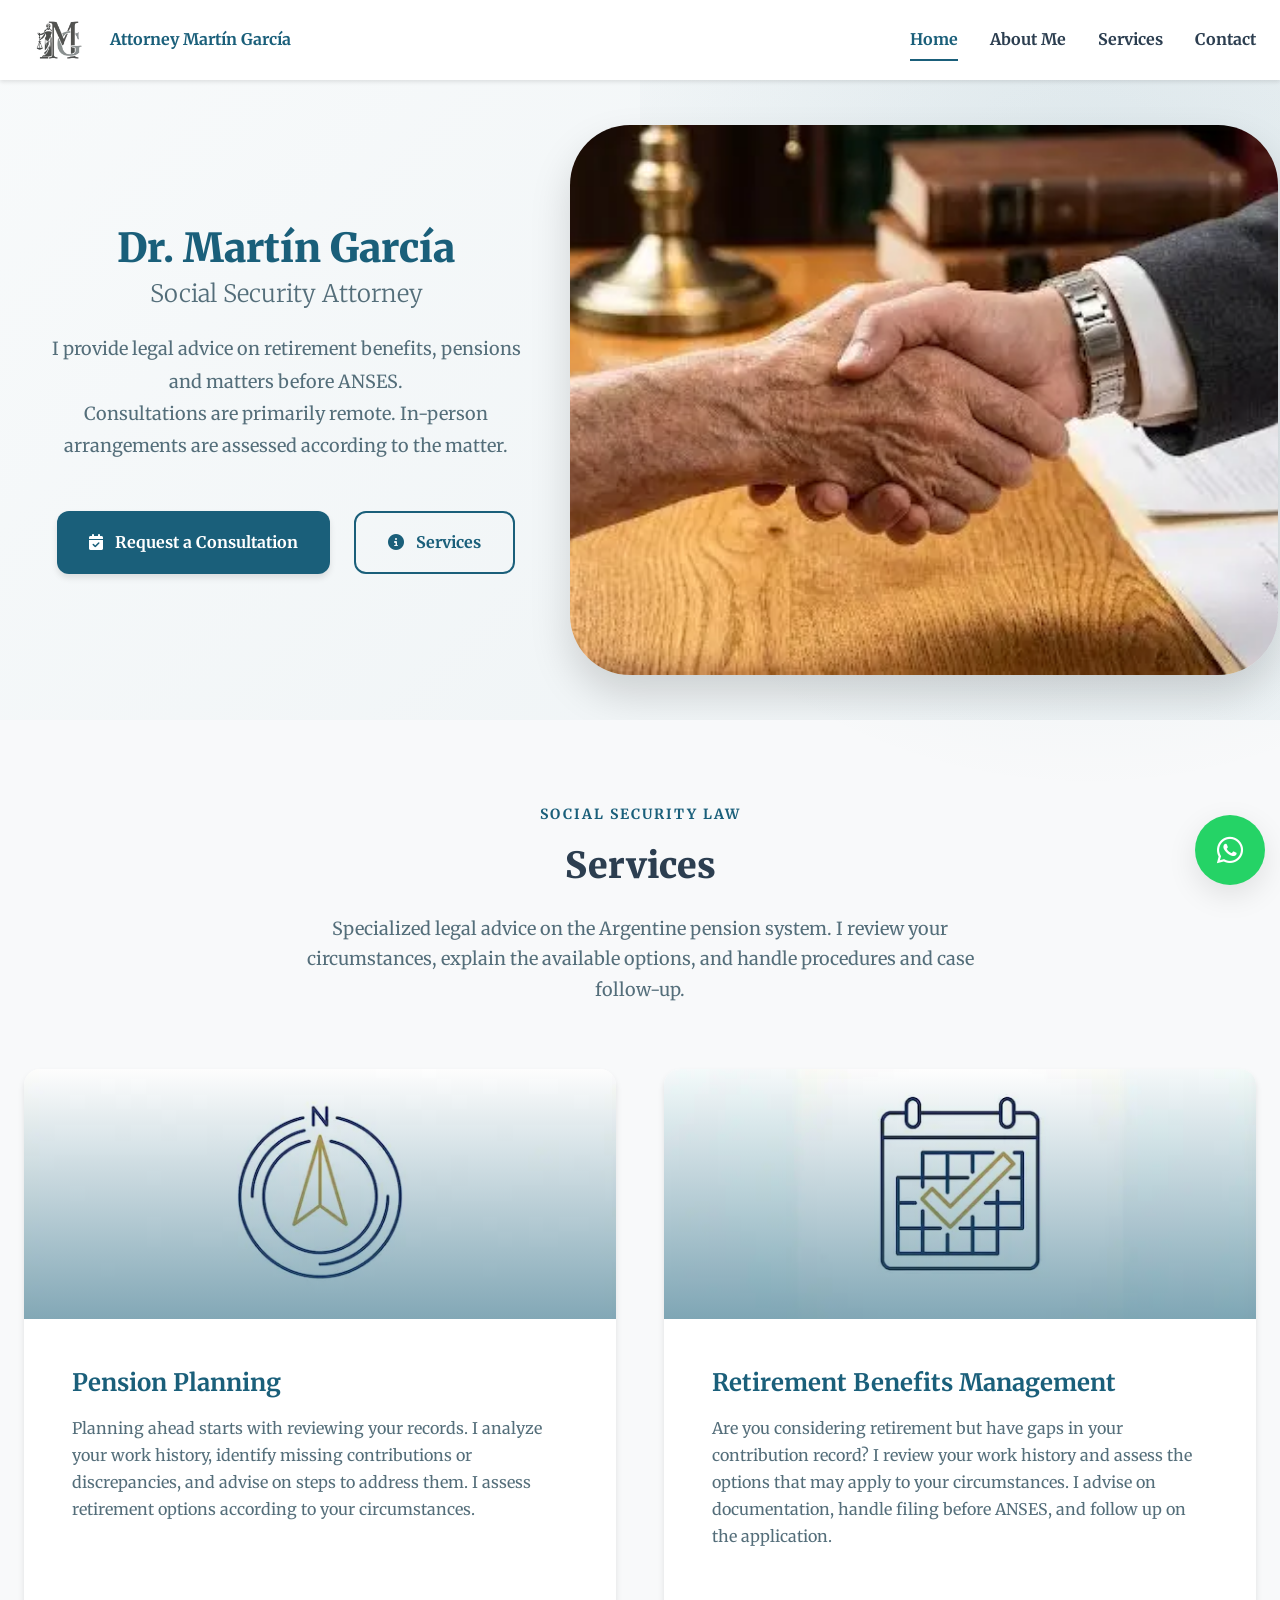
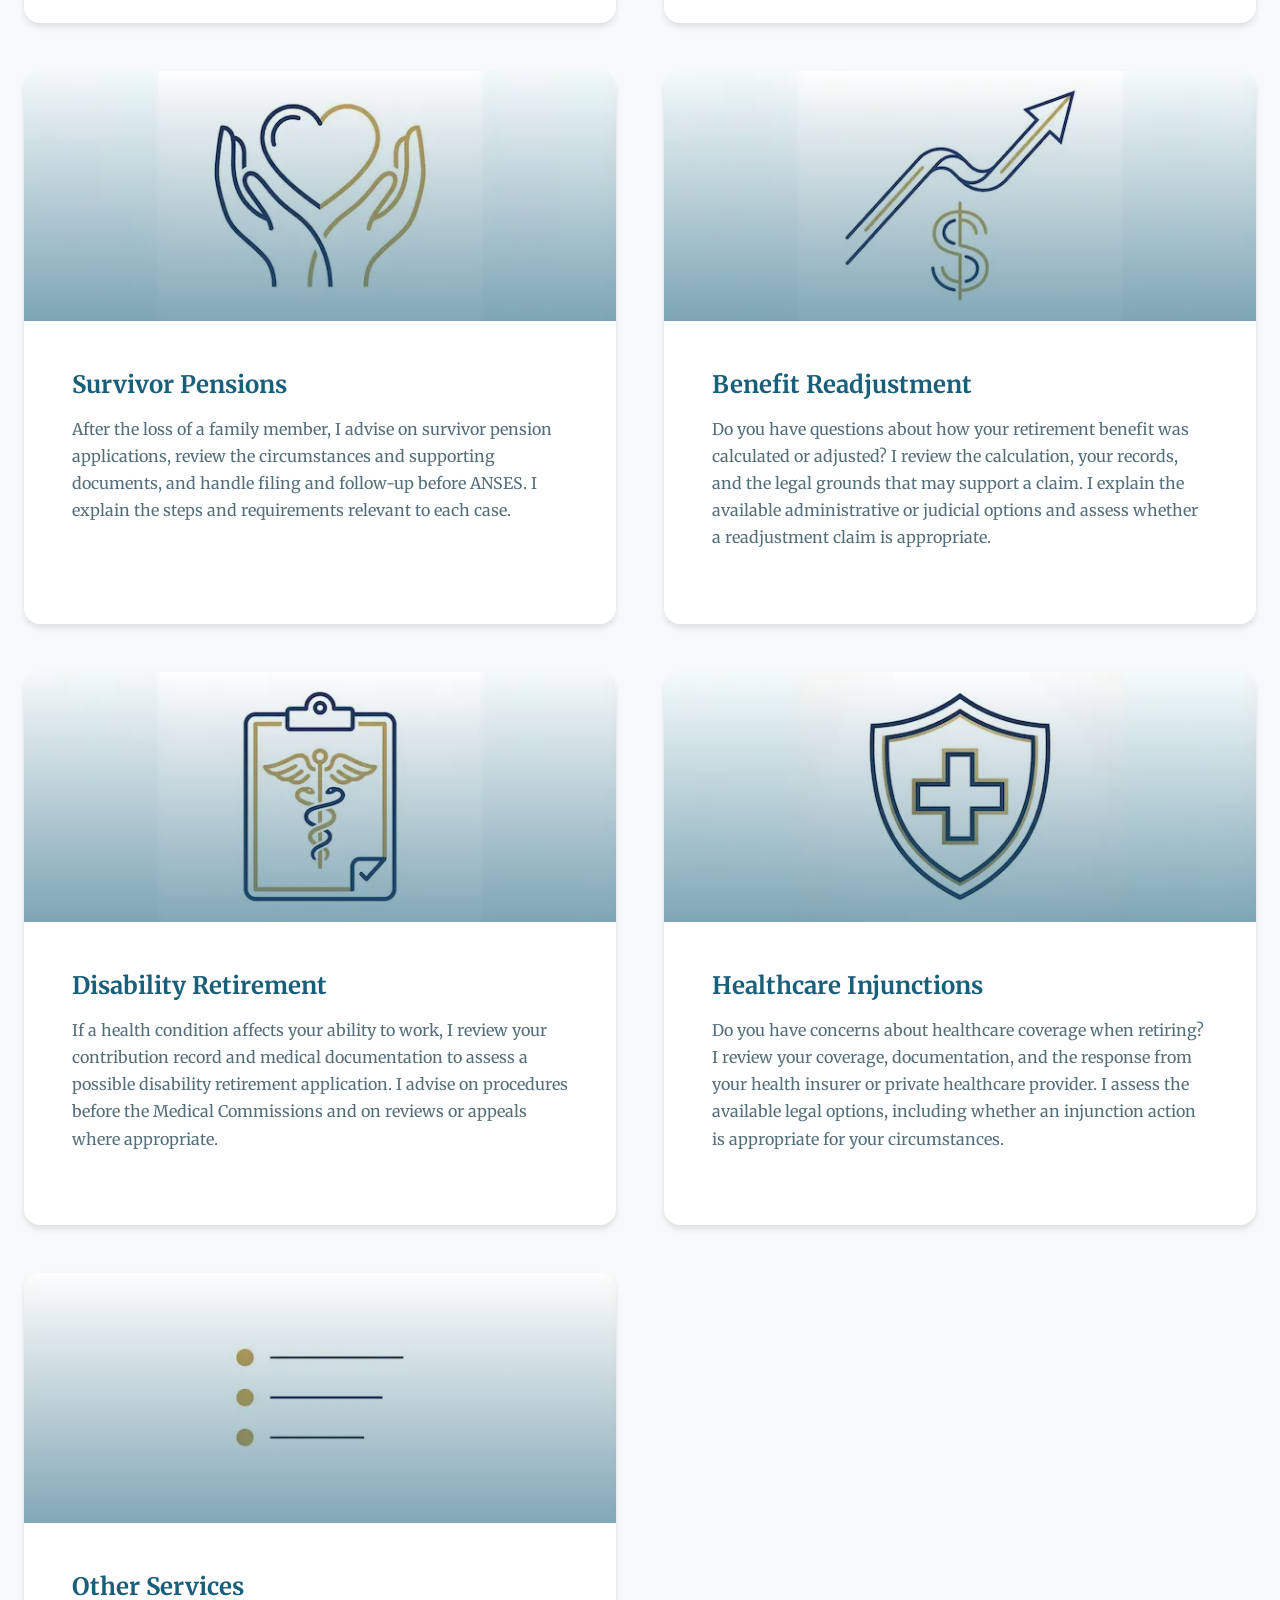
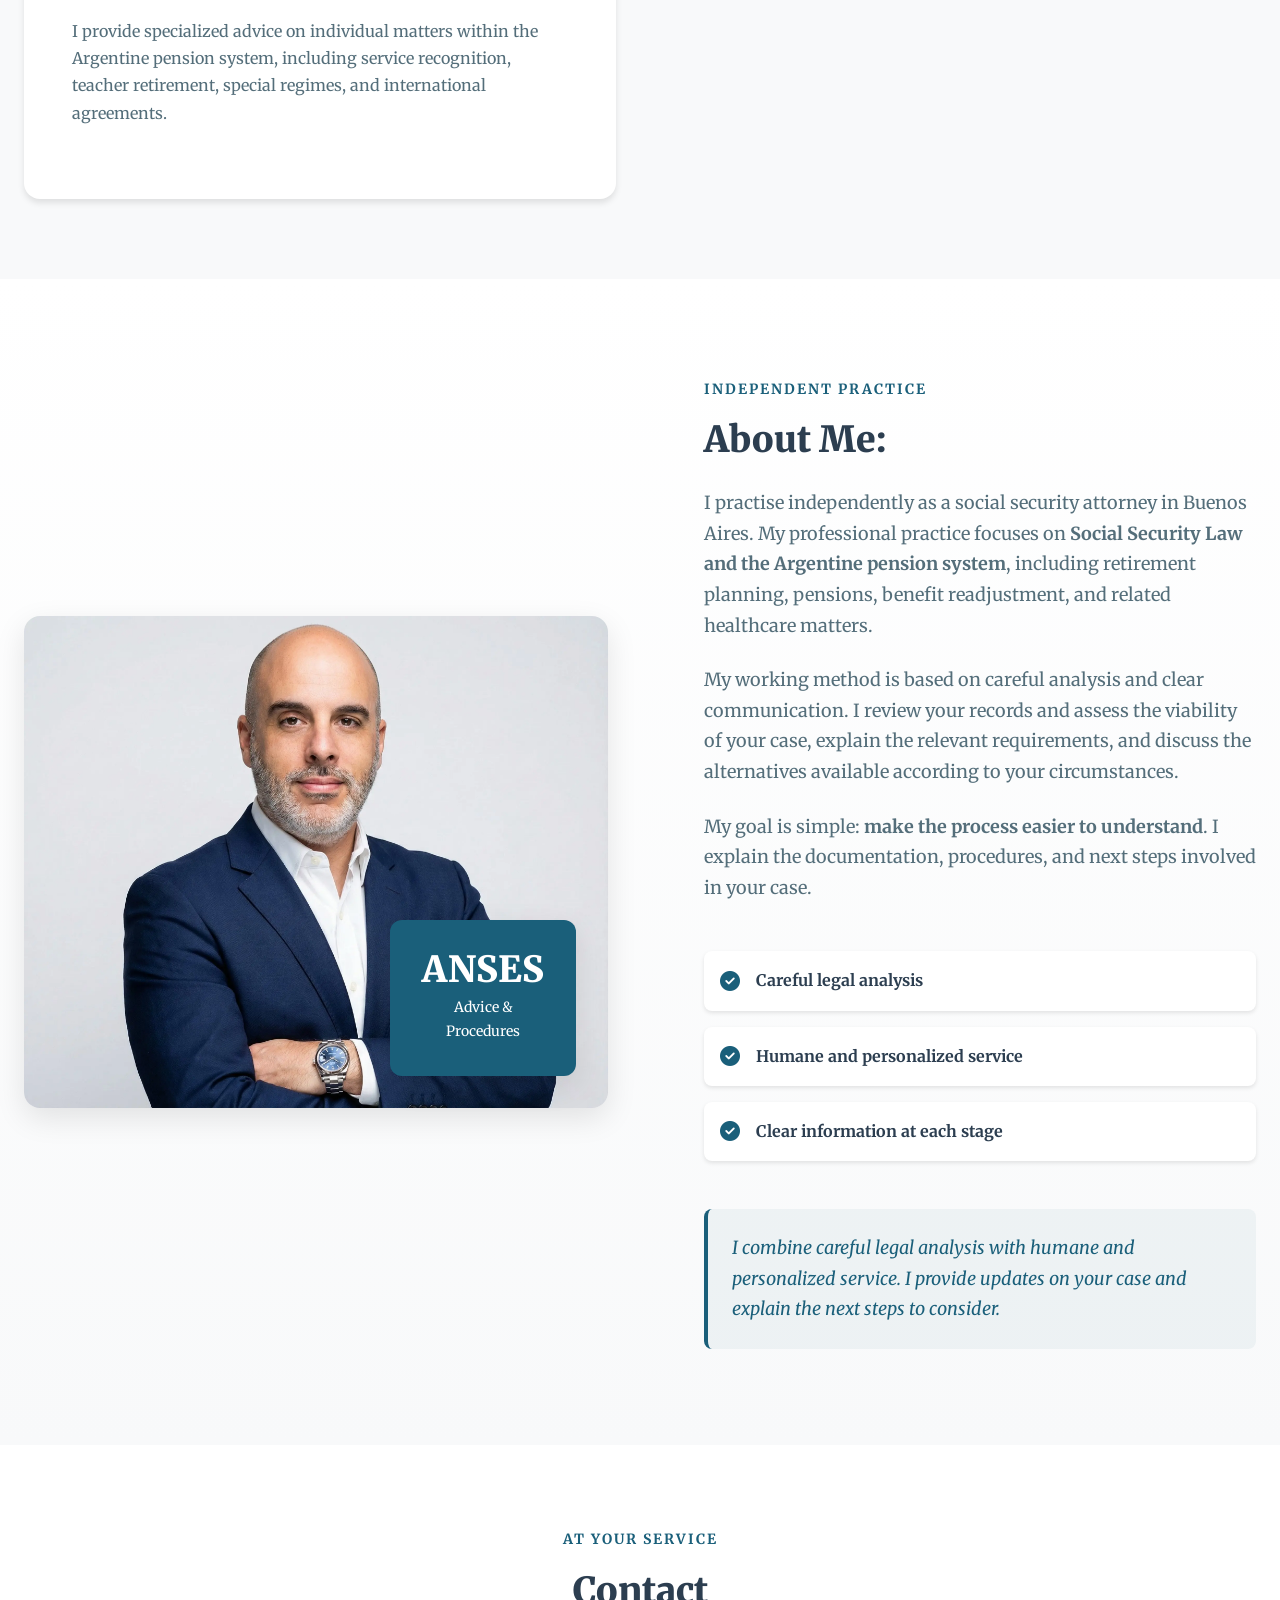
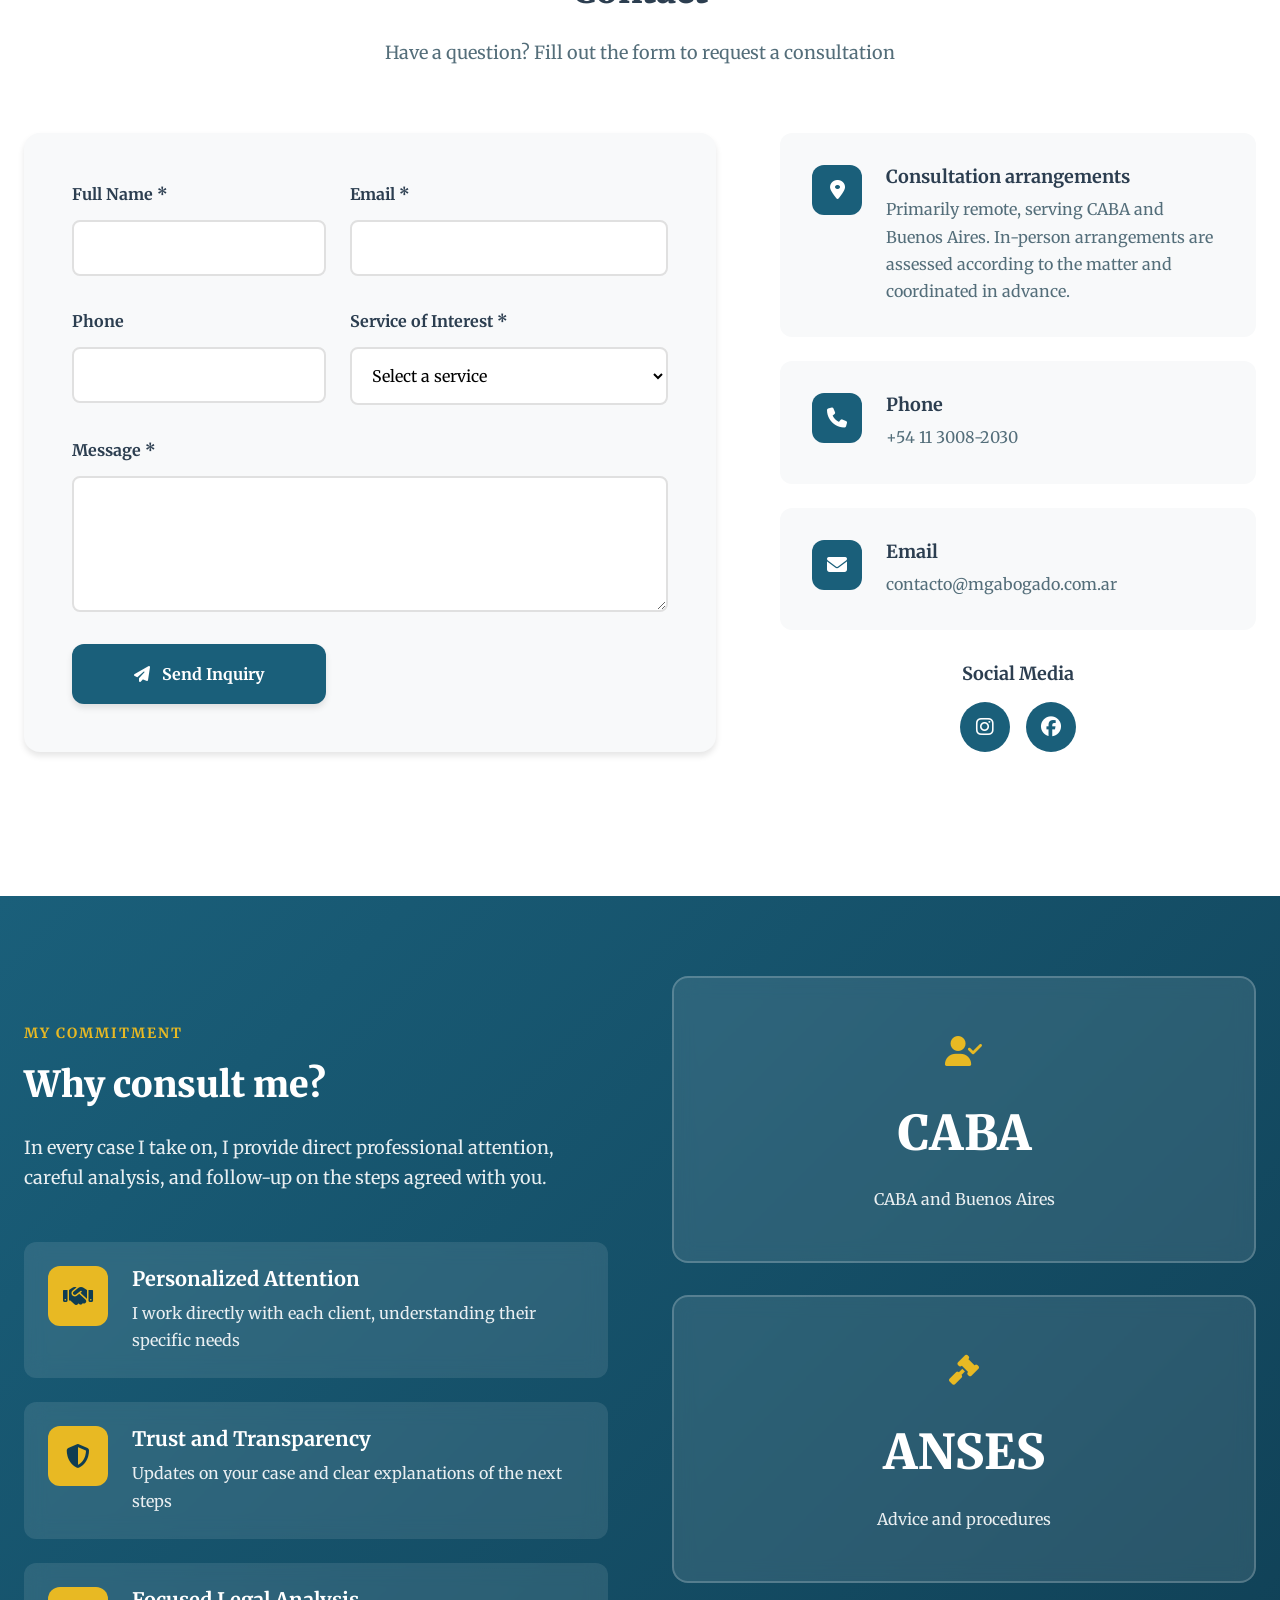
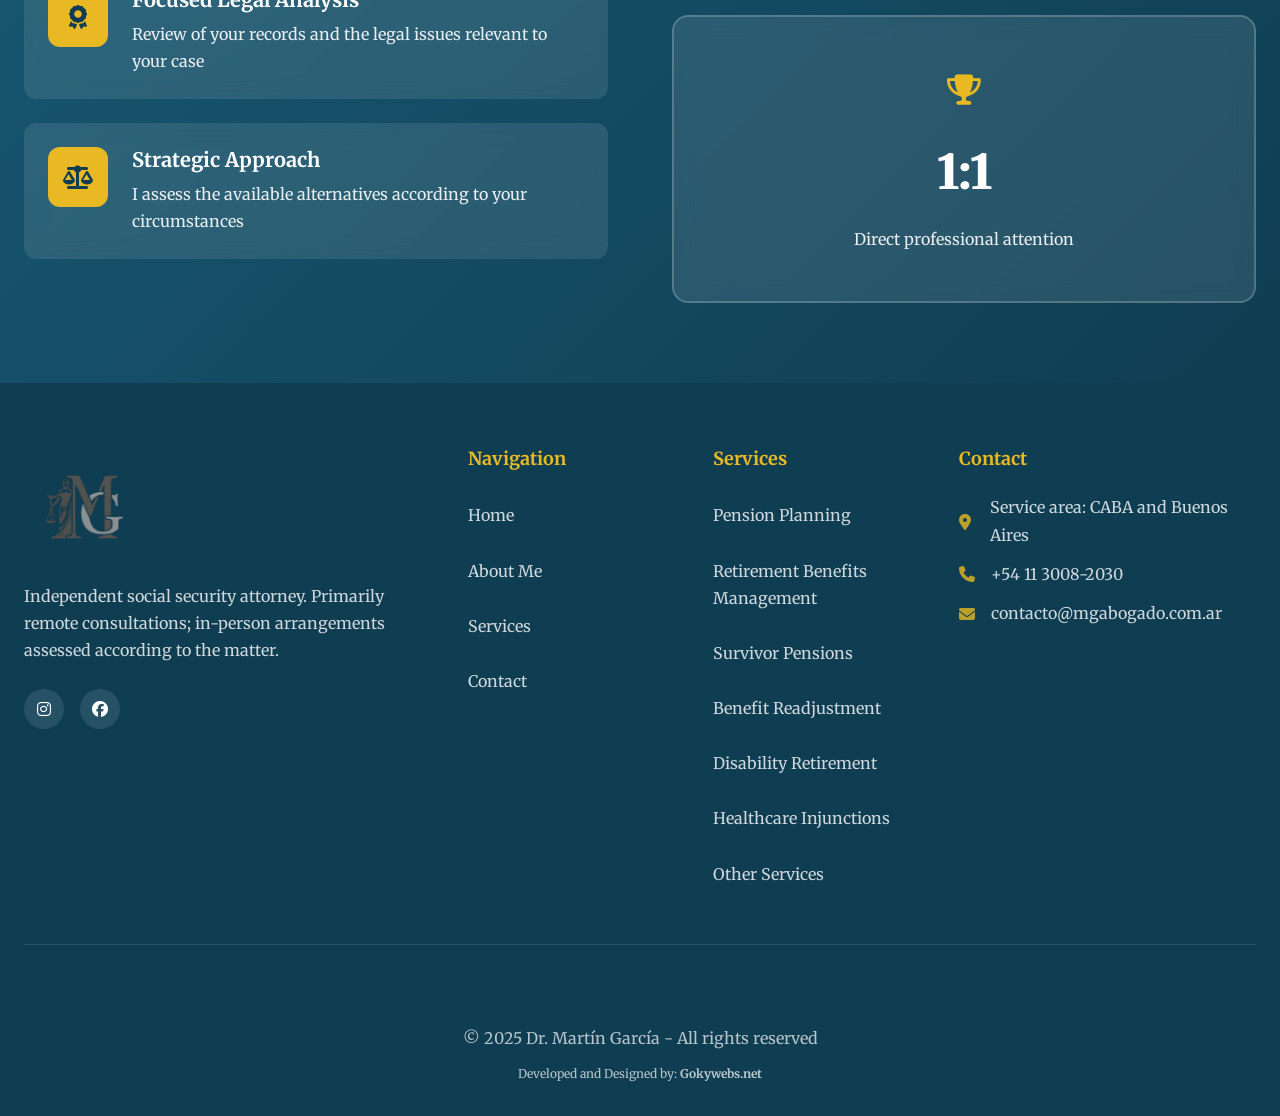
<file: en/index.html>
<!DOCTYPE html>
<html lang="en">
<head>
    <meta charset="UTF-8">
    <meta name="viewport" content="width=device-width, initial-scale=1.0">
    
    <!-- SEO Meta Tags -->
    <meta name="description" content="Dr. Martín García - Social Security Attorney specializing in retirement benefits, pensions, benefit readjustments, and healthcare injunctions in Buenos Aires. Expert legal advice on the Argentine pension system.">
    <meta name="keywords" content="social security attorney, retirement benefits, pensions, ANSES, benefit readjustment, healthcare injunction, Buenos Aires lawyer, Argentine pension system, disability retirement, pension moratoriums">
    <meta name="author" content="Dr. Martín García">
    <meta name="robots" content="index, follow">
    
    <!-- Open Graph Meta Tags (for social media) -->
    <meta property="og:title" content="Dr. Martín García - Social Security Attorney in Buenos Aires">
    <meta property="og:description" content="Independent social security attorney in Buenos Aires. Legal advice on retirement benefits, pensions, and matters before ANSES.">
    <meta property="og:type" content="website">
    <meta property="og:url" content="https://mgabogado.com.ar/en/">
    <meta property="og:image" content="https://mgabogado.com.ar/images/Logos/Martin Garcia Servicios Legales - Isotipo.jpg">
    <meta property="og:locale" content="en_US">
    
    <!-- Twitter Card Meta Tags -->
    <meta name="twitter:card" content="summary_large_image">
    <meta name="twitter:title" content="Dr. Martín García - Social Security Attorney">
    <meta name="twitter:description" content="Specialist in retirement benefits, pensions, and the Argentine pension system in Buenos Aires.">
    <meta name="twitter:image" content="https://mgabogado.com.ar/images/Logos/Martin Garcia Servicios Legales - Isotipo.jpg">
    
    <!-- Canonical URL -->
    <link rel="canonical" href="https://mgabogado.com.ar/en/">
    <link rel="alternate" hreflang="es-AR" href="https://mgabogado.com.ar/">
    <link rel="alternate" hreflang="en" href="https://mgabogado.com.ar/en/">
    <link rel="alternate" hreflang="x-default" href="https://mgabogado.com.ar/">
    
    <!-- Favicon -->
    <link rel="icon" type="image/png" href="../images/Logos/Martin Garcia Servicios Legales - Isotipo.png">
    <link rel="apple-touch-icon" href="../images/Logos/Martin Garcia Servicios Legales - Isotipo.png">
    
    <title>Dr. Martín García - Social Security Attorney | Retirement Benefits & Pensions in Buenos Aires</title>
    
    <link rel="stylesheet" href="../styles.css">
    <link rel="preconnect" href="https://fonts.googleapis.com">
    <link rel="preconnect" href="https://fonts.gstatic.com" crossorigin>
    <link href="https://fonts.googleapis.com/css2?family=Merriweather:wght@300;400;700;900&display=swap" rel="stylesheet">
    <link rel="stylesheet" href="https://cdnjs.cloudflare.com/ajax/libs/font-awesome/6.4.0/css/all.min.css">
    
    <!-- Schema.org JSON-LD for Google -->
    <script type="application/ld+json">
{
  "@context": "https://schema.org",
  "@graph": [
    {
      "@type": "Person",
      "@id": "https://mgabogado.com.ar/#person",
      "name": "Dr. Martín García",
      "url": "https://mgabogado.com.ar/",
      "description": "Independent attorney practising Social Security Law in CABA and Buenos Aires. Consultations are primarily remote; in-person arrangements are assessed according to the matter.",
      "jobTitle": "Social Security Attorney",
      "image": "https://mgabogado.com.ar/images/FotoPerfil.webp",
      "telephone": "+541130082030",
      "email": "contacto@mgabogado.com.ar",
      "knowsAbout": [
        "Social Security Law",
        "Retirement Benefits",
        "Pensions",
        "Benefit Readjustment",
        "Healthcare Injunctions",
        "Argentine Pension System"
      ],
      "sameAs": [
        "https://www.instagram.com/ab.martingarcia/",
        "https://www.facebook.com/AbogadoGarciaMartin/",
        "https://ar.linkedin.com/in/martin-gabriel-garcia"
      ]
    },
    {
      "@type": "WebSite",
      "@id": "https://mgabogado.com.ar/#website",
      "url": "https://mgabogado.com.ar/",
      "name": "Dr. Martín García - Abogado Previsional",
      "publisher": {
        "@id": "https://mgabogado.com.ar/#person"
      },
      "inLanguage": "es-AR"
    },
    {
      "@type": "WebPage",
      "@id": "https://mgabogado.com.ar/en/#webpage",
      "url": "https://mgabogado.com.ar/en/",
      "name": "Dr. Martín García - Social Security Attorney | Retirement Benefits & Pensions in Buenos Aires",
      "isPartOf": {
        "@id": "https://mgabogado.com.ar/#website"
      },
      "about": {
        "@id": "https://mgabogado.com.ar/#person"
      },
      "inLanguage": "en"
    }
  ]
}
    </script>
</head>
<body>
    <!-- Header -->
    <header class="header" id="header">
        <nav class="nav container">
            <div class="nav__brand">
                <img src="../images/Logo.webp" alt="Martín García Logo" class="nav__logo">
                <span class="nav__name">Attorney Martín García</span>
            </div>
            
            <div class="nav__menu" id="nav-menu">
                <ul class="nav__list">
                    <li class="nav__item">
                        <a href="#inicio" class="nav__link active-link">Home</a>
                    </li>
                    <li class="nav__item">
                        <a href="#sobre-mi" class="nav__link">About Me</a>
                    </li>
                    <li class="nav__item">
                        <a href="#servicios" class="nav__link">Services</a>
                    </li>
                    <li class="nav__item">
                        <a href="#contacto" class="nav__link">Contact</a>
                    </li>
                </ul>
                <div class="nav__close" id="nav-close">
                    <i class="fas fa-times"></i>
                </div>
            </div>

            <div class="nav__toggle" id="nav-toggle">
                <i class="fas fa-bars"></i>
            </div>
        </nav>
    </header>

    <!-- Hero Section -->
    <section class="hero" id="inicio">
        <div class="hero__container container">
            <div class="hero__content">
                <div class="hero__text" data-aos="fade-right">
                    <h1 class="hero__title">
                        <span class="hero__title-main">Dr. Martín García</span>
                        <span class="hero__title-sub">Social Security Attorney</span>
                    </h1>
                    <p class="hero__description">
                        I provide legal advice on retirement benefits, pensions and matters before ANSES. <br>Consultations are primarily remote. In-person arrangements are assessed according to the matter.
                    </p>
                    <div class="hero__buttons">
                        <a href="#contacto" class="btn btn--primary">
                            <i class="fas fa-calendar-check"></i>
                            Request a Consultation
                        </a>
                        <a href="#servicios" class="btn btn--secondary">
                            <i class="fas fa-info-circle"></i>
                            Services
                        </a>
                    </div>
                </div>
            </div>
            <div class="hero__image" data-aos="fade-left">
                <div class="hero__image-wrapper">
                    <img src="../images/Derecho.webp" alt="Dr. Martín García">
                    <div class="hero__image-decoration"></div>
                </div>
            </div>
        </div>
        <!--<div class="hero__scroll">
            <a href="#sobre-mi" class="hero__scroll-link">
                <i class="fas fa-chevron-down"></i>
            </a>
        </div>-->
    </section>

    <!-- Featured Practice Areas 
    <section class="practice-areas">
        <div class="container">
            <div class="practice-areas__grid">
                <div class="practice-card" data-aos="fade-up" data-aos-delay="100">
                    <div class="practice-card__icon">
                        <i class="fas fa-users"></i>
                    </div>
                    <h3 class="practice-card__title">Family Law</h3>
                    <p class="practice-card__text">Divorces, visitation rights, and domestic violence</p>
                </div>
                <div class="practice-card" data-aos="fade-up" data-aos-delay="200">
                    <div class="practice-card__icon">
                        <i class="fas fa-landmark"></i>
                    </div>
                    <h3 class="practice-card__title">Social Security Law</h3>
                    <p class="practice-card__text">Retirement benefits, pensions, and social security benefits</p>
                </div>
                <div class="practice-card" data-aos="fade-up" data-aos-delay="300">
                    <div class="practice-card__icon">
                        <i class="fas fa-building"></i>
                    </div>
                    <h3 class="practice-card__title">Condominium Law</h3>
                    <p class="practice-card__text">Homeowner associations, disputes, and building management</p>
                </div>
                <div class="practice-card" data-aos="fade-up" data-aos-delay="400">
                    <div class="practice-card__icon">
                        <i class="fas fa-scroll"></i>
                    </div>
                    <h3 class="practice-card__title">Estate & Probate</h3>
                    <p class="practice-card__text">From filing to asset distribution</p>
                </div>
            </div>
        </div>
    </section>
-->
<!-- Services -->
    <section class="services" id="servicios">
        <div class="container">
            <div class="section__header" data-aos="fade-up">
                <span class="section__subtitle">Social Security Law</span>
                <h2 class="section__title">Services</h2>
                <p class="section__description">
                    Specialized legal advice on the Argentine pension system. 
                    I review your circumstances, explain the available options, and handle procedures and case follow-up.
                </p>
            </div>

            <div class="services__grid">
                <!-- Pension Planning -->
                <div class="service-card" data-aos="fade-up" data-aos-delay="100">
                    <div class="service-card__image">
                        <img src="../images/planificacion.webp" alt="Pension Planning">
                        <div class="service-card__overlay">
                            <!--<i class="fas fa-calendar-alt"></i>-->
                        </div>
                    </div>
                    <div class="service-card__content">
                        <h3 class="service-card__title">Pension Planning</h3>
                        <p class="service-card__description">
                            Planning ahead starts with reviewing your records. I analyze your work history, identify missing contributions or discrepancies, and advise on steps to address them. I assess retirement options according to your circumstances.
                        </p>
                        <ul class="service-card__list">
                            <li><i class="fas fa-chevron-right"></i> Work history analysis</li>
                            <li><i class="fas fa-chevron-right"></i> Detection of missing contributions</li>
                            <li><i class="fas fa-chevron-right"></i> Advice on correcting records</li>
                            <li><i class="fas fa-chevron-right"></i> Retirement strategy</li>
                            <li><i class="fas fa-chevron-right"></i> Assessment of retirement options</li>
                        </ul>
                    </div>
                </div>

                <!-- Retirement Benefits Management -->
                <div class="service-card" data-aos="fade-up" data-aos-delay="200">
                    <div class="service-card__image">
                        <img src="../images/jubilaciones.webp" alt="Retirement Benefits Management">
                        <div class="service-card__overlay">
                            <!--<i class="fas fa-file-signature"></i> -->
                        </div> 
                    </div>
                    <div class="service-card__content">
                        <h3 class="service-card__title">Retirement Benefits Management</h3>
                        <p class="service-card__description">
                            Are you considering retirement but have gaps in your contribution record? I review your work history and assess the options that may apply to your circumstances. I advise on documentation, handle filing before ANSES, and follow up on the application.
                        </p>
                        <ul class="service-card__list">
                            <li><i class="fas fa-chevron-right"></i> Assessment of contribution gaps</li>
                            <li><i class="fas fa-chevron-right"></i> Case filing</li>
                            <li><i class="fas fa-chevron-right"></i> Complete follow-up</li>
                            <li><i class="fas fa-chevron-right"></i> Procedures before ANSES</li>
                            <li><i class="fas fa-chevron-right"></i> Application status monitoring</li>
                        </ul>
                    </div>
                </div>

                <!-- Survivor Pensions -->
                <div class="service-card" data-aos="fade-up" data-aos-delay="300">
                    <div class="service-card__image">
                        <img src="../images/pensiones.webp" alt="Survivor Pensions">
                        <div class="service-card__overlay">
                            <!--<i class="fas fa-heart"></i>-->
                        </div>
                    </div>
                    <div class="service-card__content">
                        <h3 class="service-card__title">Survivor Pensions</h3>
                        <p class="service-card__description">
                            After the loss of a family member, I advise on survivor pension applications, review the circumstances and supporting documents, and handle filing and follow-up before ANSES. I explain the steps and requirements relevant to each case.
                        </p>
                        <ul class="service-card__list">
                            <li><i class="fas fa-chevron-right"></i> Direct pensions</li>
                            <li><i class="fas fa-chevron-right"></i> Derived pensions</li>
                            <li><i class="fas fa-chevron-right"></i> For spouses and domestic partners</li>
                            <li><i class="fas fa-chevron-right"></i> For minor children</li>
                            <li><i class="fas fa-chevron-right"></i> Application follow-up</li>
                        </ul>
                    </div>
                </div>

                <!-- Benefit Readjustment -->
                <div class="service-card" data-aos="fade-up" data-aos-delay="400">
                    <div class="service-card__image">
                        <img src="../images/reajuste.webp" alt="Benefit Readjustment">
                        <div class="service-card__overlay">
                            <!--<i class="fas fa-balance-scale"></i>-->
                        </div> 
                    </div>
                    <div class="service-card__content">
                        <h3 class="service-card__title">Benefit Readjustment</h3>
                        <p class="service-card__description">
                            Do you have questions about how your retirement benefit was calculated or adjusted? I review the calculation, your records, and the legal grounds that may support a claim. I explain the available administrative or judicial options and assess whether a readjustment claim is appropriate.
                        </p>
                        <ul class="service-card__list">
                            <li><i class="fas fa-chevron-right"></i> Initial calculation analysis</li>
                            <li><i class="fas fa-chevron-right"></i> Benefit mobility claims</li>
                            <li><i class="fas fa-chevron-right"></i> Benefit updates</li>
                            <li><i class="fas fa-chevron-right"></i> Difference claims</li>
                            <li><i class="fas fa-chevron-right"></i> Assessment of potential arrears</li>
                        </ul>
                    </div>
                </div>

                <!-- Disability Retirement -->
                <div class="service-card" data-aos="fade-up" data-aos-delay="500">
                    <div class="service-card__image">
                        <img src="../images/retiro.webp" alt="Disability Retirement">
                        <div class="service-card__overlay">
                            <!--<i class="fas fa-user-shield"></i>-->
                        </div>
                    </div>
                    <div class="service-card__content">
                        <h3 class="service-card__title">Disability Retirement</h3>
                        <p class="service-card__description">
                            If a health condition affects your ability to work, I review your contribution record and medical documentation to assess a possible disability retirement application. I advise on procedures before the Medical Commissions and on reviews or appeals where appropriate.
                        </p>
                        <ul class="service-card__list">
                            <li><i class="fas fa-chevron-right"></i> Contribution regularity calculation</li>
                            <li><i class="fas fa-chevron-right"></i> Temporary retirement</li>
                            <li><i class="fas fa-chevron-right"></i> Permanent retirement</li>
                            <li><i class="fas fa-chevron-right"></i> Procedures before Medical Commissions</li>
                            <li><i class="fas fa-chevron-right"></i> Appeals and reviews</li>
                        </ul>
                    </div>
                </div>

                <!-- Healthcare Injunctions -->
                <div class="service-card" data-aos="fade-up" data-aos-delay="600">
                    <div class="service-card__image">
                        <img src="../images/amparo.webp" alt="Healthcare Injunctions">
                        <div class="service-card__overlay">
                            <!--<i class="fas fa-hospital"></i>-->
                        </div>
                    </div>
                    <div class="service-card__content">
                        <h3 class="service-card__title">Healthcare Injunctions</h3>
                        <p class="service-card__description">
                            Do you have concerns about healthcare coverage when retiring? I review your coverage, documentation, and the response from your health insurer or private healthcare provider. I assess the available legal options, including whether an injunction action is appropriate for your circumstances.
                        </p>
                        <ul class="service-card__list">
                            <li><i class="fas fa-chevron-right"></i> Injunction actions</li>
                            <li><i class="fas fa-chevron-right"></i> Health insurance coverage review</li>
                            <li><i class="fas fa-chevron-right"></i> Private healthcare plan review</li>
                            <li><i class="fas fa-chevron-right"></i> Assessment of coverage costs</li>
                            <li><i class="fas fa-chevron-right"></i> Advice on coverage disputes</li>
                        </ul>
                    </div>
                </div>

                <!-- Other Services -->
                <div class="service-card" data-aos="fade-up" data-aos-delay="700">
                    <div class="service-card__image">
                        <img src="../images/otros servicios.webp" alt="Other Services">
                        <div class="service-card__overlay">
                            <!--<i class="fas fa-briefcase"></i>-->
                        </div>
                    </div>
                    <div class="service-card__content">
                        <h3 class="service-card__title">Other Services</h3>
                        <p class="service-card__description">
                            I provide specialized advice on individual matters within the Argentine pension system, including service recognition, teacher retirement, special regimes, and international agreements.
                        </p>
                        <ul class="service-card__list">
                            <li><i class="fas fa-chevron-right"></i> Service Recognition</li>
                            <li><i class="fas fa-chevron-right"></i> Teacher Retirement</li>
                            <li><i class="fas fa-chevron-right"></i> Differential Regimes</li>
                            <li><i class="fas fa-chevron-right"></i> Hazardous Work</li>
                            <li><i class="fas fa-chevron-right"></i> International Agreement Retirement</li>
                        </ul>
                    </div>
                </div>
            </div>
        </div>
    </section>

    <!-- About Me -->
    <section class="about" id="sobre-mi">
        <div class="container">
            <div class="about__wrapper">
                <div class="about__image" data-aos="fade-right">
                    <img src="../images/FotoPerfil.webp" alt="Dr. Martín García - Attorney">
                    <div class="about__experience">
                        <div class="about__experience-number">ANSES</div>
                        <div class="about__experience-text">Advice &amp;<br>Procedures</div>
                    </div>
                </div>
                <div class="about__content" data-aos="fade-left">
                    <span class="section__subtitle">Independent practice</span>
                    <h2 class="section__title">About Me:</h2>
                    <p class="about__text">
                        I practise independently as a social security attorney in Buenos Aires. My professional practice 
                        focuses on <strong>Social Security Law and the Argentine pension system</strong>, including retirement 
                        planning, pensions, benefit readjustment, and related healthcare matters.
                    </p>
                    <p class="about__text">
                        My working method is based on careful analysis and clear communication. I review your records and assess the 
                        viability of your case, explain the relevant requirements, and discuss the alternatives available 
                        according to your circumstances.
                    </p>
                    <p class="about__text">
                        My goal is simple: <strong>make the process easier to understand</strong>. I explain the documentation, 
                        procedures, and next steps involved in your case.
                    </p>
                    
                    <div class="about__features">
                        <div class="about__feature">
                            <i class="fas fa-check-circle"></i>
                            <span>Careful legal analysis</span>
                        </div>
                        <div class="about__feature">
                            <i class="fas fa-check-circle"></i>
                            <span>Humane and personalized service</span>
                        </div>
                        <div class="about__feature">
                            <i class="fas fa-check-circle"></i>
                            <span>Clear information at each stage</span>
                        </div>
                    </div>

                    <p class="about__cta">
                        I combine careful legal analysis with humane and personalized service. 
                        I provide updates on your case and explain the next steps to consider.
                    </p>
                </div>
            </div>
        </div>
    </section>

    



    <!-- Contact -->
    <section class="contact" id="contacto">
        <div class="container">
            <div class="section__header" data-aos="fade-up">
                <span class="section__subtitle">At your service</span>
                <h2 class="section__title">Contact</h2>
                <p class="section__description">
                    Have a question? Fill out the form to request a consultation
                </p>
            </div>

            <div class="contact__wrapper">
                <div class="contact__info" data-aos="fade-right">
                    <div class="contact__info-card">
                        <div class="contact__info-icon">
                            <i class="fas fa-map-marker-alt"></i>
                        </div>
                        <div class="contact__info-content">
                            <h4>Consultation arrangements</h4>
                            <p>Primarily remote, serving CABA and Buenos Aires. In-person arrangements are assessed according to the matter and coordinated in advance.</p>
                        </div>
                    </div>

                    <div class="contact__info-card">
                        <div class="contact__info-icon">
                            <i class="fas fa-phone"></i>
                        </div>
                        <div class="contact__info-content">
                            <h4>Phone</h4>
                            <p><a href="tel:+541130082030">+54 11 3008-2030</a></p>
                        </div>
                    </div>

                    <div class="contact__info-card">
                        <div class="contact__info-icon">
                            <i class="fas fa-envelope"></i>
                        </div>
                        <div class="contact__info-content">
                            <h4>Email</h4>
                            <p><a href="mailto:contacto@mgabogado.com.ar">contacto@mgabogado.com.ar</a></p>
                        </div>
                    </div>

                    <div class="contact__social">
                        <h4>Social Media</h4>
                        <div class="social__links">
                            <a href="https://www.instagram.com/ab.martingarcia/" target="_blank" rel="noopener noreferrer" class="social__link">
                                <i class="fab fa-instagram"></i>
                            </a>
                            <a href="https://www.facebook.com/AbogadoGarciaMartin/" target="_blank" rel="noopener noreferrer" class="social__link">
                                <i class="fab fa-facebook"></i>
                            </a>
                        </div>
                    </div>
                </div>

                <form class="contact__form" id="contact-form" data-aos="fade-left">
                    <div class="form__group">
                        <label for="name" class="form__label">Full Name *</label>
                        <input type="text" id="name" name="name" class="form__input" required>
                    </div>

                    <div class="form__group">
                        <label for="email" class="form__label">Email *</label>
                        <input type="email" id="email" name="email" class="form__input" required>
                    </div>

                    <div class="form__group">
                        <label for="phone" class="form__label">Phone</label>
                        <input type="tel" id="phone" name="phone" class="form__input">
                    </div>

                    <div class="form__group">
                        <label for="service" class="form__label">Service of Interest *</label>
                        <select id="service" name="service" class="form__input" required>
                            <option value="">Select a service</option>
                            <option value="Planificación Previsional">Pension Planning</option>
                            <option value="Gestión de Jubilaciones">Retirement Benefits Management</option>
                            <option value="Pensiones por Fallecimiento">Survivor Pensions</option>
                            <option value="Reajuste de Haberes">Benefit Readjustment</option>
                            <option value="Retiros por Invalidez">Disability Retirement</option>
                            <option value="Amparos de Salud">Healthcare Injunctions</option>
                            <option value="Otro">Other Services</option>
                        </select>
                    </div>

                    <div class="form__group form__group--full">
                        <label for="message" class="form__label">Message *</label>
                        <textarea id="message" name="message" class="form__textarea" rows="5" required></textarea>
                    </div>

                    <button type="submit" class="btn btn--primary btn--full">
                        <i class="fas fa-paper-plane"></i>
                        Send Inquiry
                    </button>

                    <div class="form__message" id="form-message"></div>
                </form>
            </div>


        </div>
    </section>

        <!-- Why Consult Dr. Martín García -->
    <section class="why-us">
        <div class="container">
            <div class="why-us__wrapper">
                <div class="why-us__content" data-aos="fade-right">
                    <span class="section__subtitle">My commitment</span>
                    <h2 class="section__title">Why consult me?</h2>
                    <p class="why-us__text">
                        In every case I take on, I provide direct professional attention, 
                        careful analysis, and follow-up on the steps agreed with you.
                    </p>
                    <div class="why-us__items">
                        <div class="why-us__item">
                            <div class="why-us__item-icon">
                                <i class="fas fa-handshake"></i>
                            </div>
                            <div class="why-us__item-content">
                                <h4>Personalized Attention</h4>
                                <p>I work directly with each client, understanding their specific needs</p>
                            </div>
                        </div>
                        <div class="why-us__item">
                            <div class="why-us__item-icon">
                                <i class="fas fa-shield-alt"></i>
                            </div>
                            <div class="why-us__item-content">
                                <h4>Trust and Transparency</h4>
                                <p>Updates on your case and clear explanations of the next steps</p>
                            </div>
                        </div>
                        <div class="why-us__item">
                            <div class="why-us__item-icon">
                                <i class="fas fa-award"></i>
                            </div>
                            <div class="why-us__item-content">
                                <h4>Focused Legal Analysis</h4>
                                <p>Review of your records and the legal issues relevant to your case</p>
                            </div>
                        </div>
                        <div class="why-us__item">
                            <div class="why-us__item-icon">
                                <i class="fas fa-balance-scale"></i>
                            </div>
                            <div class="why-us__item-content">
                                <h4>Strategic Approach</h4>
                                <p>I assess the available alternatives according to your circumstances</p>
                            </div>
                        </div>
                    </div>
                </div>
                <div class="why-us__stats" data-aos="fade-left">
                    <div class="stat-card">
                        <div class="stat-card__icon">
                            <i class="fas fa-user-check"></i>
                        </div>
                        <div class="stat-card__number">CABA</div>
                        <div class="stat-card__text">CABA and Buenos Aires</div>
                    </div>
                    <div class="stat-card">
                        <div class="stat-card__icon">
                            <i class="fas fa-gavel"></i>
                        </div>
                        <div class="stat-card__number">ANSES</div>
                        <div class="stat-card__text">Advice and procedures</div>
                    </div>
                    <div class="stat-card">
                        <div class="stat-card__icon">
                            <i class="fas fa-trophy"></i>
                        </div>
                        <div class="stat-card__number">1:1</div>
                        <div class="stat-card__text">Direct professional attention</div>
                    </div>
                </div>
            </div>
        </div>
    </section>

    <!-- Footer -->
    <footer class="footer">
        <div class="container">
            <div class="footer__content">
                <div class="footer__brand">
                    <img src="../images/Logo.webp" alt="Martín García Logo" class="footer__logo">
                    <p class="footer__text">
                        Independent social security attorney. Primarily remote consultations; in-person arrangements assessed according to the matter.
                    </p>
                    <div class="footer__social">
                        <a href="https://www.instagram.com/ab.martingarcia/" target="_blank" rel="noopener noreferrer" class="footer__social-link">
                            <i class="fab fa-instagram"></i>
                        </a>
                        <a href="https://www.facebook.com/AbogadoGarciaMartin/" target="_blank" rel="noopener noreferrer" class="footer__social-link">
                            <i class="fab fa-facebook"></i>
                        </a>
                    </div>
                </div>

                <div class="footer__links">
                    <h4 class="footer__title">Navigation</h4>
                    <ul class="footer__list">
                        <li><a href="#inicio" class="footer__link">Home</a></li>
                        <li><a href="#sobre-mi" class="footer__link">About Me</a></li>
                        <li><a href="#servicios" class="footer__link">Services</a></li>
                        <li><a href="#contacto" class="footer__link">Contact</a></li>
                    </ul>
                </div>

                <div class="footer__links">
                    <h4 class="footer__title">Services</h4>
                    <ul class="footer__list">
                        <li><a href="#servicios" class="footer__link">Pension Planning</a></li>
                        <li><a href="#servicios" class="footer__link">Retirement Benefits Management</a></li>
                        <li><a href="#servicios" class="footer__link">Survivor Pensions</a></li>
                        <li><a href="#servicios" class="footer__link">Benefit Readjustment</a></li>
                        <li><a href="#servicios" class="footer__link">Disability Retirement</a></li>
                        <li><a href="#servicios" class="footer__link">Healthcare Injunctions</a></li>
                        <li><a href="#servicios" class="footer__link">Other Services</a></li>
                    </ul>
                </div>

                <div class="footer__contact">
                    <h4 class="footer__title">Contact</h4>
                    <ul class="footer__list">
                        <li><i class="fas fa-map-marker-alt"></i> Service area: CABA and Buenos Aires</li>
                        <li><i class="fas fa-phone"></i> +54 11 3008-2030</li>
                        <li><i class="fas fa-envelope"></i> contacto@mgabogado.com.ar</li>
                    </ul>
                </div>
            </div>

            <div class="footer__bottom">
                <p>&copy; 2025 Dr. Martín García - All rights reserved</p>
                <p class="footer__signature">Developed and Designed by: <a href="https://www.gokywebs.net/en" target="_blank" rel="noopener noreferrer">Gokywebs.net</a></p>
            </div>
        </div>
    </footer>

    <!-- Scroll to Top Button -->
    <button class="scroll-top" id="scroll-top">
        <i class="fas fa-arrow-up"></i>
    </button>

    <!-- WhatsApp Button -->
    <a href="https://wa.me/541130082030" class="whatsapp-button" target="_blank" rel="noopener noreferrer">
        <i class="fab fa-whatsapp"></i>
    </a>

    <script src="../script.js"></script>
</body>
</html>
</file>
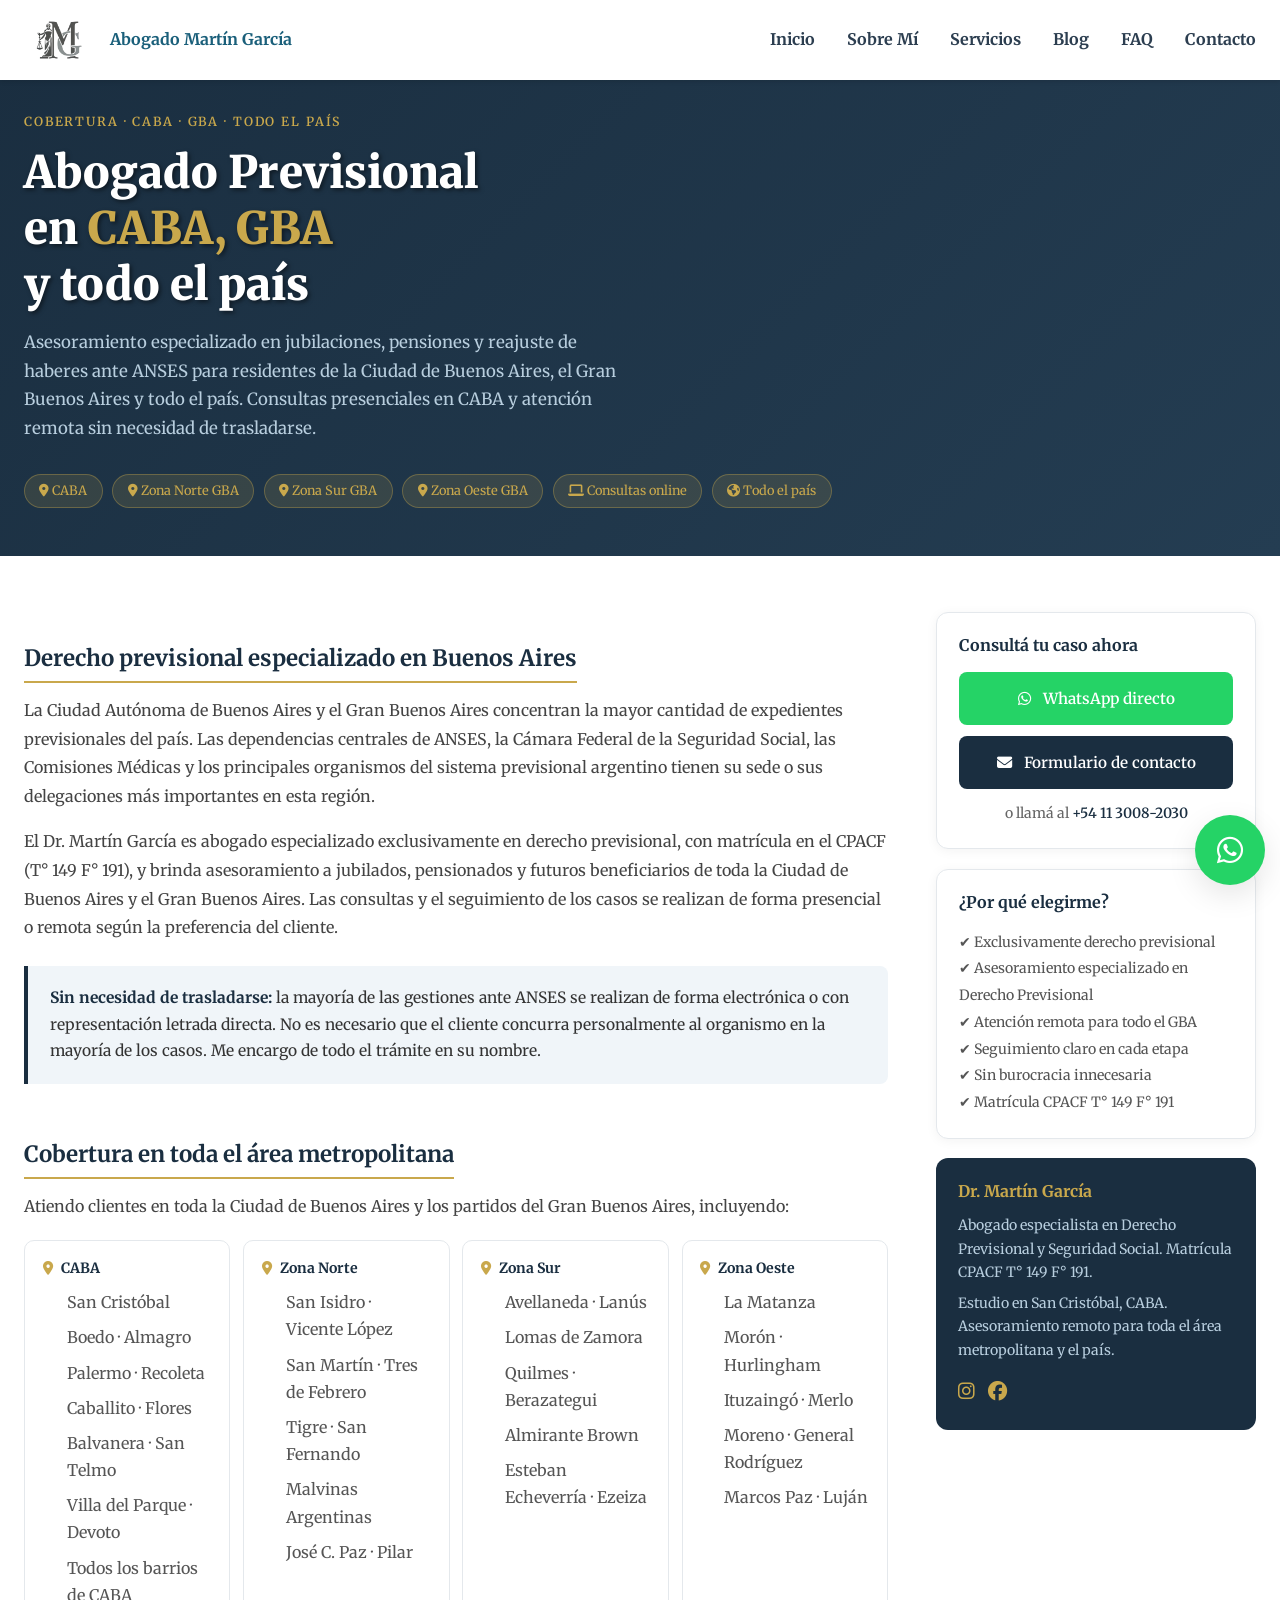
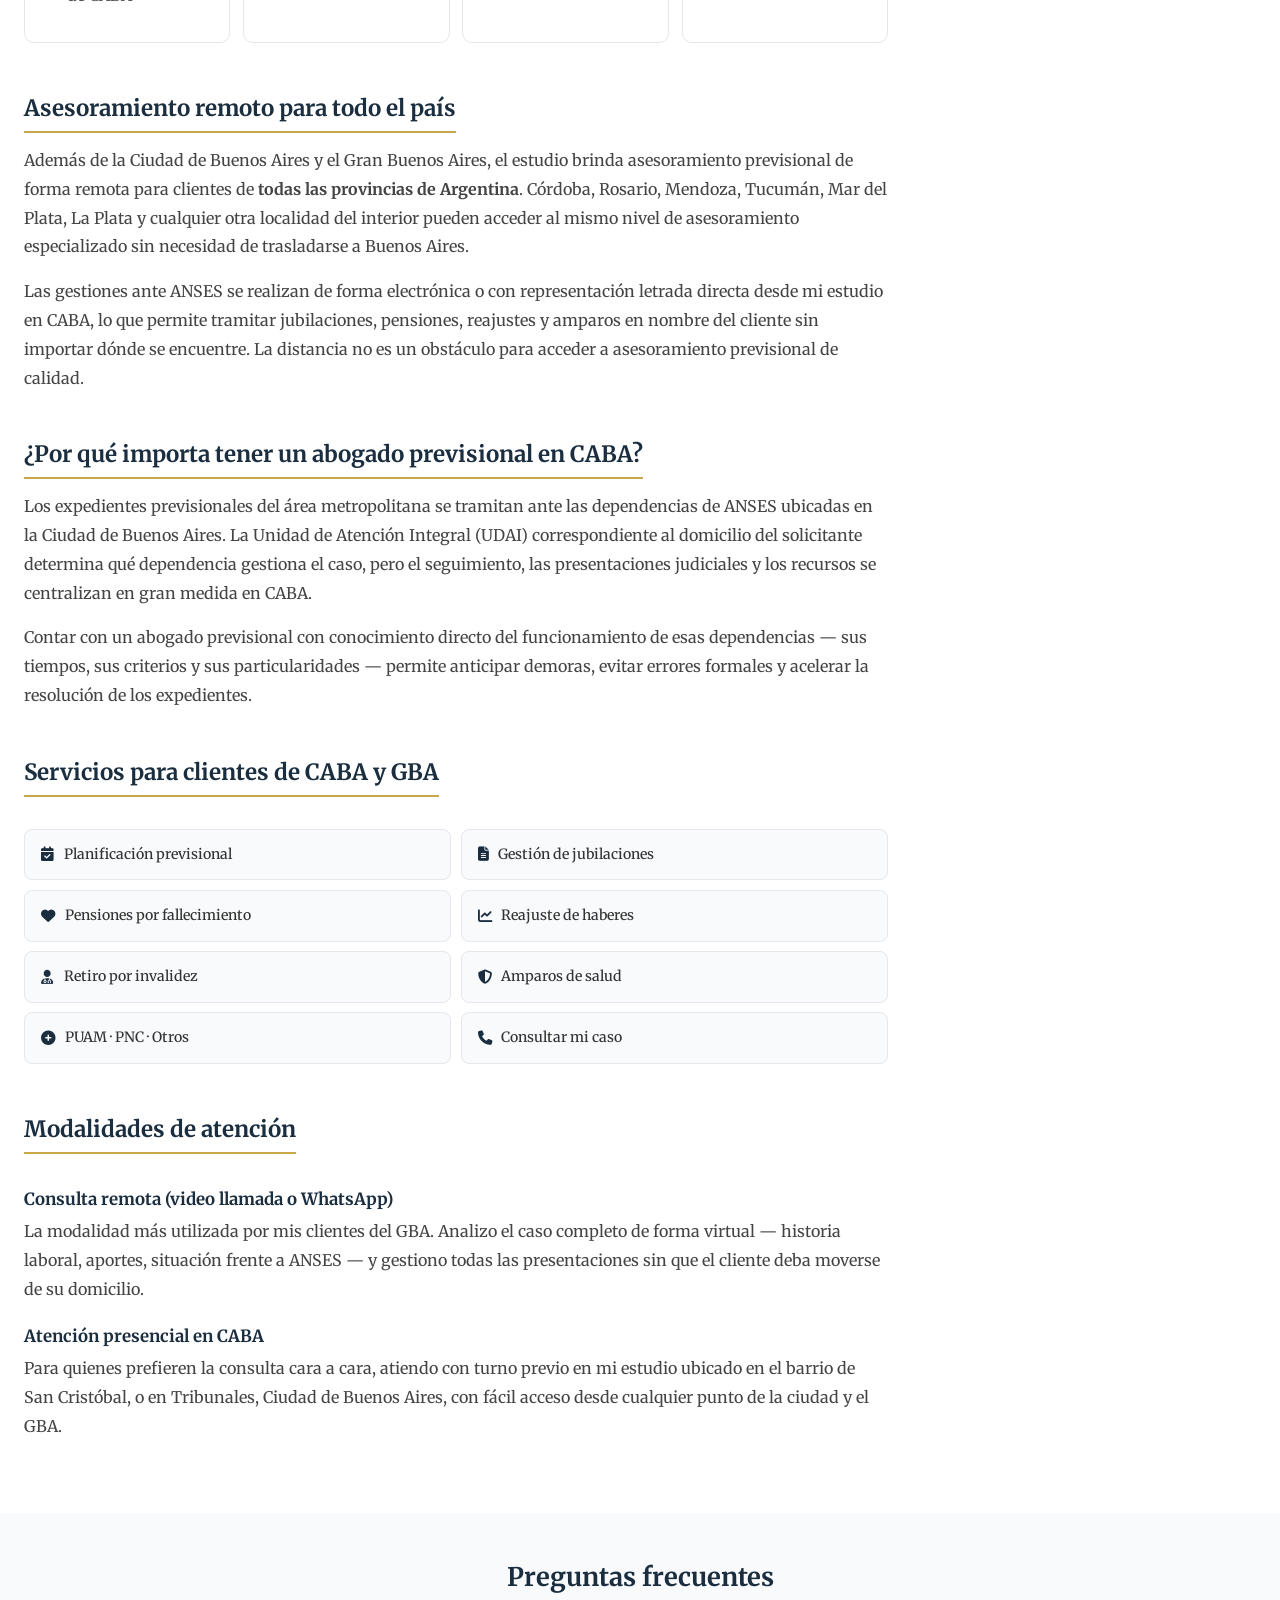
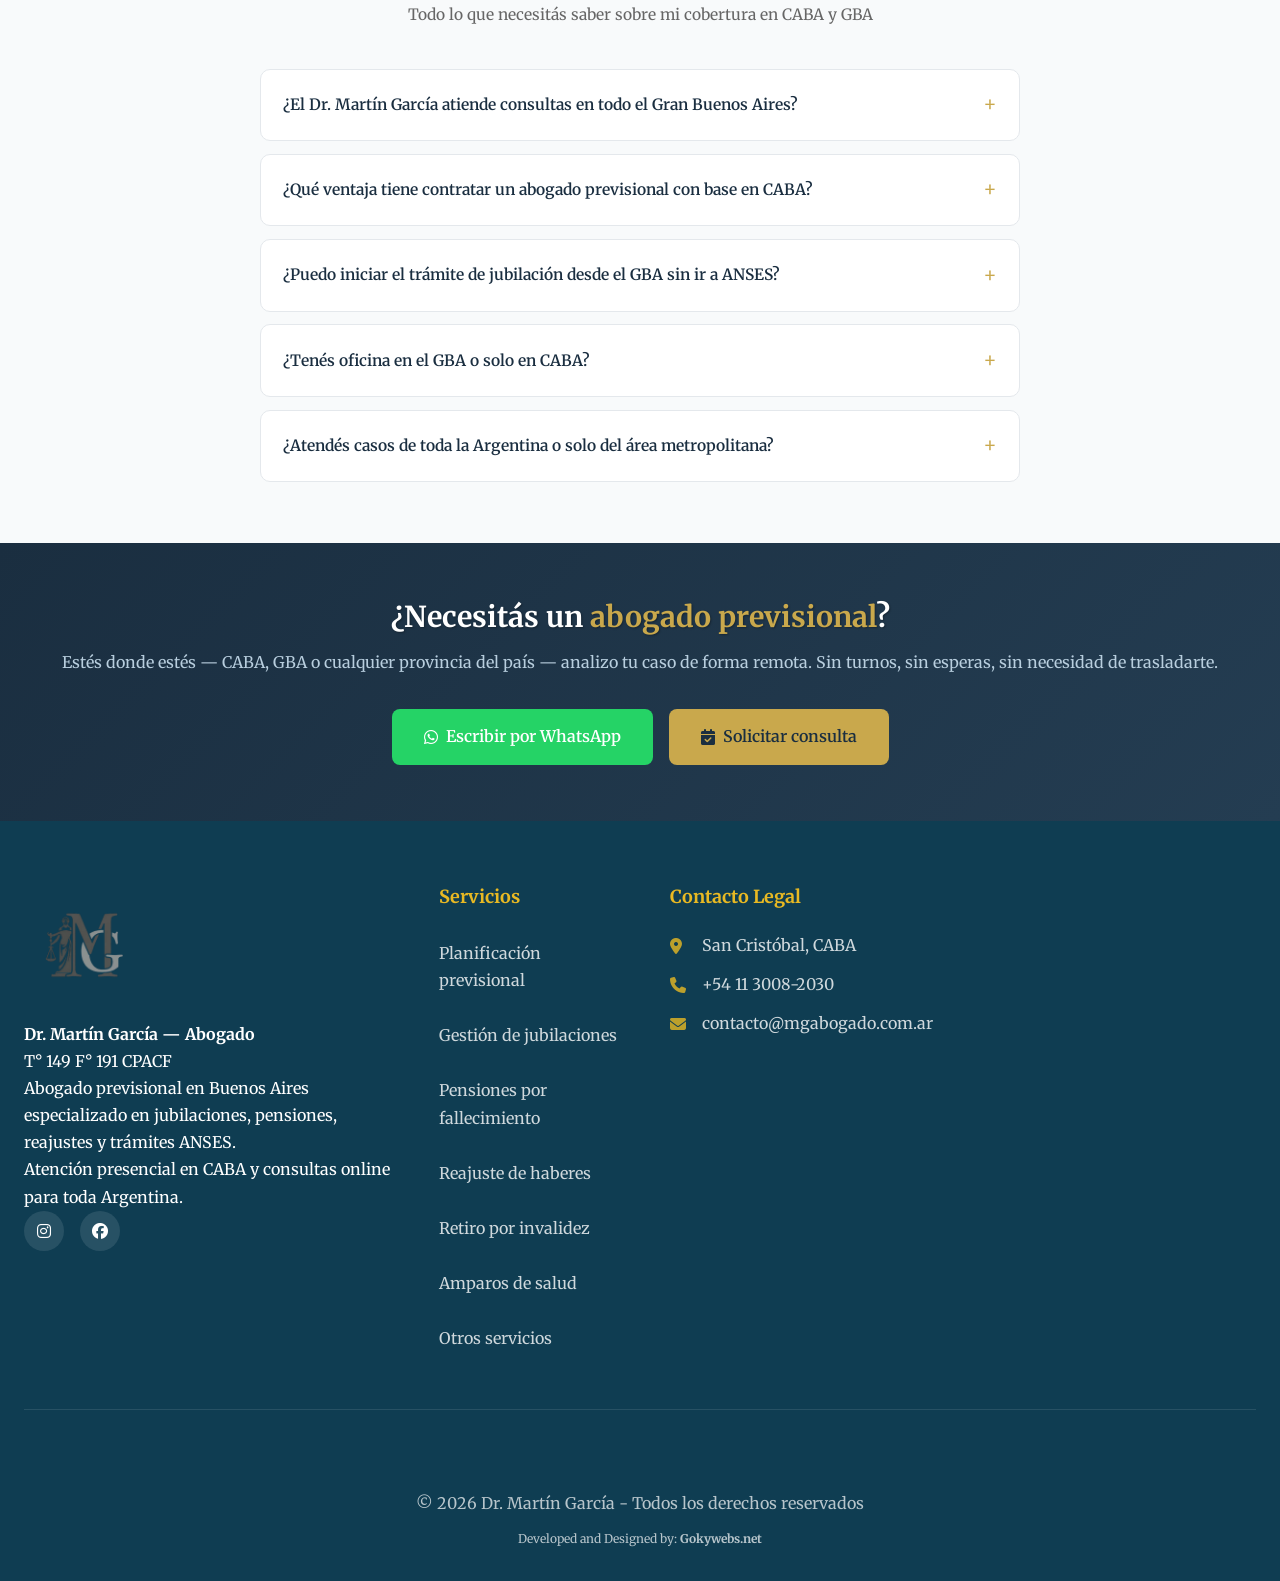
<file: abogado-previsional-buenos-aires.html>
<!DOCTYPE html>
<html lang="es">
<head>
    <!-- Google Tag Manager -->
    <script>(function(w,d,s,l,i){w[l]=w[l]||[];w[l].push({'gtm.start':new Date().getTime(),event:'gtm.js'});var f=d.getElementsByTagName(s)[0],j=d.createElement(s),dl=l!='dataLayer'?'&l='+l:'';j.async=true;j.src='https://www.googletagmanager.com/gtm.js?id='+i+dl;f.parentNode.insertBefore(j,f);})(window,document,'script','dataLayer','GTM-MPMJT2L8');</script>
    <!-- End Google Tag Manager -->

    <meta charset="UTF-8">
    <meta name="viewport" content="width=device-width, initial-scale=1.0">

    <title>Abogado Previsional en CABA, GBA y Todo el País | Jubilaciones y ANSES - Dr. Martín García</title>
    <meta name="description" content="Abogado previsional en CABA, Gran Buenos Aires y todo el país de forma remota. Jubilaciones, pensiones, reajuste de haberes y amparos ante ANSES. Dr. Martín García.">
    <meta name="keywords" content="abogado previsional CABA, abogado previsional Buenos Aires, abogado previsional GBA, abogado jubilaciones Buenos Aires, abogado ANSES CABA, abogado previsional zona norte, abogado previsional zona sur, abogado previsional zona oeste">
    <meta name="author" content="Dr. Martín García">
    <meta name="robots" content="index, follow, max-image-preview:large">
    <meta name="geo.region" content="AR-C">
    <meta name="geo.placename" content="Buenos Aires">
    <meta name="geo.position" content="-34.6174548;-58.4005626">

    <meta property="og:title" content="Abogado Previsional en CABA, GBA y Todo el País | Dr. Martín García">
    <meta property="og:description" content="Especialista en jubilaciones, pensiones y reajuste de haberes ante ANSES. Atención presencial en CABA y consultas online para todo el Gran Buenos Aires.">
    <meta property="og:type" content="website">
    <meta property="og:url" content="https://mgabogado.com.ar/abogado-previsional-buenos-aires">
    <meta property="og:locale" content="es_AR">

    <link rel="canonical" href="https://mgabogado.com.ar/abogado-previsional-buenos-aires">
    <link rel="icon" type="image/x-icon" href="images/Logos/Martin Garcia Servicios Legales - Isotipo.ico">
    <link rel="apple-touch-icon" href="images/Logos/Martin Garcia Servicios Legales - Isotipo.png">
    <meta name="theme-color" content="#1A2E40">

   <script type="application/ld+json">
{
  "@context": "https://schema.org",
  "@graph": [
    {
      "@type": "Person",
      "@id": "https://mgabogado.com.ar/#person",
      "name": "Dr. Martín García",
      "url": "https://mgabogado.com.ar/",
      "image": "https://mgabogado.com.ar/images/FotoPerfil.webp",
      "jobTitle": "Abogado Previsional",
      "knowsAbout": [
        "Derecho Previsional",
        "Derecho de la Seguridad Social",
        "Jubilaciones",
        "Pensiones",
        "ANSES",
        "Reajuste de Haberes",
        "Retiro por Invalidez",
        "Pensiones por Fallecimiento",
        "Planificación Previsional",
        "Moratorias Previsionales"
      ],
      "sameAs": [
        "https://www.instagram.com/ab.martingarcia/",
        "https://www.facebook.com/AbogadoGarciaMartin/"
      ],
      "description": "Abogado que ejerce de manera individual, dedicado al Derecho Previsional y al Derecho de la Seguridad Social en CABA y Buenos Aires.",
      "telephone": "+541130082030",
      "email": "contacto@mgabogado.com.ar",
      "address": {
        "@type": "PostalAddress",
        "addressLocality": "Buenos Aires",
        "addressRegion": "CABA",
        "addressCountry": "AR"
      }
    },
    {
      "@type": "WebSite",
      "@id": "https://mgabogado.com.ar/#website",
      "url": "https://mgabogado.com.ar/",
      "name": "Dr. Martín García - Abogado Previsional",
      "publisher": {
        "@id": "https://mgabogado.com.ar/#person"
      },
      "inLanguage": "es-AR"
    },
    {
      "@type": "WebPage",
      "@id": "https://mgabogado.com.ar/abogado-previsional-buenos-aires#webpage",
      "url": "https://mgabogado.com.ar/abogado-previsional-buenos-aires",
      "name": "Abogado Previsional en CABA, GBA y Todo el País | Jubilaciones y ANSES - Dr. Martín García",
      "isPartOf": {
        "@id": "https://mgabogado.com.ar/#website"
      },
      "about": [
        {
          "@id": "https://mgabogado.com.ar/#person"
        },
        {
          "@type": "DefinedTerm",
          "name": "Derecho Previsional en Buenos Aires"
        },
        {
          "@type": "DefinedTerm",
          "name": "Jubilaciones ANSES CABA"
        }
      ],
      "mentions": [
        {
          "@type": "Thing",
          "name": "Reajuste de Haberes"
        },
        {
          "@type": "Thing",
          "name": "UDAI ANSES Buenos Aires"
        }
      ],
      "primaryImageOfPage": {
        "@type": "ImageObject",
        "url": "https://mgabogado.com.ar/images/Logos/Martin%20Garcia%20Servicios%20Legales%20-%20Isotipo.png"
      },
      "mainEntity": {
        "@id": "https://mgabogado.com.ar/#person"
      },
      "inLanguage": "es-AR"
    }
  ]
}
</script>
    <script type="application/ld+json">
{
  "@context": "https://schema.org",
  "@type": "FAQPage",
  "mainEntity": [
    {
      "@type": "Question",
      "name": "¿El Dr. Martín García atiende consultas en todo el Gran Buenos Aires?",
      "acceptedAnswer": {
        "@type": "Answer",
        "text": "Sí. Las consultas y el seguimiento de los casos se realizan de forma remota, por lo que atiendo a clientes en toda la Ciudad de Buenos Aires y el Gran Buenos Aires sin necesidad de trasladarse. Para quienes prefieren atención presencial, atiendo en San Cristóbal y en la zona de Tribunales, siempre con cita previa coordinada."
      }
    },
    {
      "@type": "Question",
      "name": "¿Qué ventaja tiene contratar un abogado previsional con base en CABA?",
      "acceptedAnswer": {
        "@type": "Answer",
        "text": "Los expedientes previsionales se tramitan principalmente ante las dependencias de ANSES en la Ciudad de Buenos Aires. Contar con un abogado con conocimiento directo del funcionamiento de esas dependencias permite un seguimiento más ágil y eficiente de los expedientes."
      }
    },
    {
      "@type": "Question",
      "name": "¿Puedo iniciar el trámite de jubilación desde el GBA sin ir a ANSES?",
      "acceptedAnswer": {
        "@type": "Answer",
        "text": "Sí. Con patrocinio letrado es posible gestionar gran parte del trámite de forma remota. Me encargo de las presentaciones ante ANSES en nombre del cliente, reduciendo al mínimo la necesidad de concurrir personalmente al organismo."
      }
    }
  ]
}
</script>

    <link rel="preload" as="image" href="images/Logo.webp">
    <link rel="stylesheet" href="styles.css">
    <link rel="preconnect" href="https://fonts.googleapis.com">
    <link rel="preconnect" href="https://fonts.gstatic.com" crossorigin>
    <link href="https://fonts.googleapis.com/css2?family=Merriweather:wght@300;400;700;900&display=swap" rel="stylesheet" media="print" onload="this.media='all'">
    <link rel="stylesheet" href="https://cdnjs.cloudflare.com/ajax/libs/font-awesome/6.4.0/css/all.min.css" media="print" onload="this.media='all'">

    <style>
        .breadcrumb{background:#f4f6f8;padding:.75rem 0;font-size:.85rem;color:#666}
        .breadcrumb a{color:#1A2E40;text-decoration:none}
        .breadcrumb a:hover{text-decoration:underline}
        .breadcrumb span{margin:0 .4rem;color:#aaa}
        .page-hero{background:linear-gradient(135deg,#1A2E40 0%,#243d52 100%);color:#fff;padding:4rem 0 3rem}
        .page-hero__label{font-size:.78rem;letter-spacing:.15em;text-transform:uppercase;color:#C9A84C;font-weight:600;margin-bottom:.75rem}
        .page-hero__title{font-family:'Merriweather',Georgia,serif;font-size:clamp(1.8rem,4vw,2.8rem);font-weight:900;line-height:1.25;margin-bottom:1rem}
        .page-hero__title em{color:#C9A84C;font-style:normal}
        .page-hero__desc{font-size:1.05rem;line-height:1.7;color:#b8cede;max-width:620px;margin-bottom:2rem}
        .page-hero__badges{display:flex;flex-wrap:wrap;gap:.6rem}
        .badge-item{background:rgba(201,168,76,.15);border:1px solid rgba(201,168,76,.35);color:#C9A84C;font-size:.8rem;padding:.3rem .9rem;border-radius:20px}
        .page-content{padding:3.5rem 0}
        .content-grid{display:grid;grid-template-columns:1fr 320px;gap:3rem;align-items:start}
        @media(max-width:768px){.content-grid{grid-template-columns:1fr}.sidebar{order:-1}}
        .article h2{font-family:'Merriweather',Georgia,serif;font-size:1.4rem;font-weight:700;color:#1A2E40;margin:2rem 0 .8rem;padding-bottom:.5rem;border-bottom:2px solid #C9A84C;display:inline-block}
        .article h3{font-size:1.05rem;font-weight:700;color:#1A2E40;margin:1.4rem 0 .4rem}
        .article p{font-size:1rem;line-height:1.8;color:#444;margin-bottom:1rem}
        .article ul{margin:.5rem 0 1rem 1.2rem;color:#444}
        .article ul li{font-size:1rem;line-height:1.7;margin-bottom:.4rem;padding-left:.3rem}
        .article ul li::marker{color:#C9A84C}

        .info-box{background:#f0f5f9;border-left:4px solid #1A2E40;padding:1.2rem 1.4rem;border-radius:0 8px 8px 0;margin:1.5rem 0}
        .info-box p{margin:0;color:#333;font-size:.97rem;line-height:1.7}
        .info-box strong{color:#1A2E40}

        /* Zonas GBA */
        .zonas-grid{display:grid;grid-template-columns:repeat(auto-fit,minmax(200px,1fr));gap:.8rem;margin:1.2rem 0}
        .zona-card{background:#fff;border:1px solid #e4e8ec;border-radius:10px;padding:1rem 1.1rem}
        .zona-card__title{font-size:.88rem;font-weight:700;color:#1A2E40;margin-bottom:.5rem;display:flex;align-items:center;gap:.5rem}
        .zona-card__title i{color:#C9A84C;font-size:.85rem}
        .zona-card__list{list-style:none;padding:0;margin:0}
        .zona-card__list li{font-size:.83rem;color:#555;line-height:1.8;padding:.05rem 0}

        /* Servicios links */
        .servicios-links{display:grid;grid-template-columns:1fr 1fr;gap:.6rem;margin:1.2rem 0}
        @media(max-width:500px){.servicios-links{grid-template-columns:1fr}}
        .servicio-link{background:#f8fafb;border:1px solid #e4e8ec;border-radius:8px;padding:.8rem 1rem;text-decoration:none;display:flex;align-items:center;gap:.6rem;transition:all .2s}
        .servicio-link:hover{background:#1A2E40;border-color:#1A2E40}
        .servicio-link:hover span{color:#fff}
        .servicio-link:hover i{color:#C9A84C}
        .servicio-link i{color:#1A2E40;font-size:.9rem;flex-shrink:0}
        .servicio-link span{font-size:.88rem;font-weight:500;color:#333}

        .sidebar{display:flex;flex-direction:column;gap:1.2rem;position:sticky;top:100px}
        .sidebar-card{background:#fff;border:1px solid #e4e8ec;border-radius:12px;padding:1.4rem;box-shadow:0 2px 12px rgba(0,0,0,.05)}
        .sidebar-card h4{font-family:'Merriweather',Georgia,serif;font-size:1rem;font-weight:700;color:#1A2E40;margin-bottom:1rem}
        .btn-primary{display:block;background:#1A2E40;color:#fff;text-align:center;padding:.85rem;border-radius:8px;text-decoration:none;font-weight:600;font-size:.95rem;margin-bottom:.7rem;transition:background .2s}
        .btn-primary:hover{background:#243d52}
        .btn-wsp{display:block;background:#25D366;color:#fff;text-align:center;padding:.85rem;border-radius:8px;text-decoration:none;font-weight:600;font-size:.95rem;transition:background .2s}
        .btn-wsp:hover{background:#1ebe5a}
        .btn-wsp i,.btn-primary i{margin-right:.5rem}
        .sidebar-tel{text-align:center;margin-top:.8rem;font-size:.88rem;color:#666}
        .sidebar-tel a{color:#1A2E40;font-weight:600;text-decoration:none}

        .about-card{background:#1A2E40;border-radius:12px;padding:1.4rem;color:#fff}
        .about-card h4{color:#C9A84C;font-family:'Merriweather',Georgia,serif;font-size:1rem;margin-bottom:.8rem}
        .about-card p{font-size:.88rem;color:#b8cede;line-height:1.65;margin-bottom:.5rem}
        .about-card p:last-child{margin-bottom:0}

        .faq-section{padding:3rem 0;background:#f8fafb}
        .faq-section h2{font-family:'Merriweather',Georgia,serif;font-size:1.6rem;color:#1A2E40;margin-bottom:.5rem;text-align:center}
        .faq-subtitle{text-align:center;color:#666;margin-bottom:2.5rem;font-size:.97rem}
        .faq-grid{max-width:760px;margin:0 auto}
        details.faq-item{background:#fff;border:1px solid #e4e8ec;border-radius:10px;margin-bottom:.8rem;overflow:hidden}
        details.faq-item summary{padding:1.1rem 1.4rem;font-weight:600;font-size:.97rem;color:#1A2E40;cursor:pointer;list-style:none;display:flex;justify-content:space-between;align-items:center}
        details.faq-item summary::after{content:'+';font-size:1.3rem;color:#C9A84C;font-weight:300;flex-shrink:0}
        details.faq-item[open] summary::after{content:'−'}
        details.faq-item p{padding:0 1.4rem 1.2rem;font-size:.95rem;color:#555;line-height:1.75;margin:0}

        .cta-section{background:linear-gradient(135deg,#1A2E40,#243d52);color:#fff;padding:3.5rem 0;text-align:center}
        .cta-section h2{font-family:'Merriweather',Georgia,serif;font-size:1.8rem;margin-bottom:.8rem}
        .cta-section h2 em{color:#C9A84C;font-style:normal}
        .cta-section p{color:#b8cede;font-size:1rem;margin-bottom:2rem}
        .cta-buttons{display:flex;gap:1rem;justify-content:center;flex-wrap:wrap}
        .cta-buttons a{padding:.9rem 2rem;border-radius:8px;font-weight:600;font-size:1rem;text-decoration:none;display:inline-flex;align-items:center;gap:.5rem;transition:transform .2s}
        .cta-buttons a:hover{transform:translateY(-2px)}
        .cta-btn-main{background:#C9A84C;color:#1A2E40}
        .cta-btn-wsp{background:#25D366;color:#fff}
    </style>
</head>
<body>
    <noscript><iframe src="https://www.googletagmanager.com/ns.html?id=GTM-MPMJT2L8" height="0" width="0" style="display:none;visibility:hidden"></iframe></noscript>

    <header class="header" id="header">
        <nav class="nav container">
            <div class="nav__brand">
                <img src="images/Logo.webp" alt="Dr. Martín García - Abogado previsional en Buenos Aires" class="nav__logo">
                <span class="nav__name">Abogado Martín García</span>
            </div>
            <div class="nav__menu" id="nav-menu">
                <ul class="nav__list">
                    <li class="nav__item"><a href="/#inicio" class="nav__link">Inicio</a></li>
                    <li class="nav__item"><a href="/#sobre-mi" class="nav__link">Sobre Mí</a></li>
                    <li class="nav__item"><a href="/#servicios" class="nav__link">Servicios</a></li>
                    <li class="nav__item"><a href="https://blog.mgabogado.com.ar" target="_blank" rel="noopener noreferrer" class="nav__link">Blog</a></li>
                    <li class="nav__item"><a href="/#faq" class="nav__link">FAQ</a></li>
                    <li class="nav__item"><a href="/#contacto" class="nav__link">Contacto</a></li>
                </ul>
                <div class="nav__close" id="nav-close"><i class="fas fa-times"></i></div>
            </div>
            <div class="nav__toggle" id="nav-toggle"><i class="fas fa-bars"></i></div>
        </nav>
    </header>

    <div class="breadcrumb">
        <div class="container">
            <a href="/">Inicio</a><span>›</span>
            Abogado Previsional en CABA y GBA
        </div>
    </div>

    <section class="page-hero">
        <div class="container">
            <p class="page-hero__label">Cobertura · CABA · GBA · Todo el País</p>
             <h1 class="page-hero__title" style="color: #ffffff; text-shadow: 2px 2px 4px rgba(0,0,0,0.5);">
                Abogado Previsional<br>en <em>CABA, GBA</em><br>y todo el país
            </h1>
            <p class="page-hero__desc">
                Asesoramiento especializado en jubilaciones, pensiones y reajuste de haberes ante ANSES para residentes de la Ciudad de Buenos Aires, el Gran Buenos Aires y todo el país. Consultas presenciales en CABA y atención remota sin necesidad de trasladarse.
            </p>
            <div class="page-hero__badges">
                <span class="badge-item"><i class="fas fa-map-marker-alt"></i> CABA</span>
                <span class="badge-item"><i class="fas fa-map-marker-alt"></i> Zona Norte GBA</span>
                <span class="badge-item"><i class="fas fa-map-marker-alt"></i> Zona Sur GBA</span>
                <span class="badge-item"><i class="fas fa-map-marker-alt"></i> Zona Oeste GBA</span>
                <span class="badge-item"><i class="fas fa-laptop"></i> Consultas online</span>
                <span class="badge-item"><i class="fas fa-globe-americas"></i> Todo el país</span>
            </div>
        </div>
    </section>

    <section class="page-content">
        <div class="container">
            <div class="content-grid">

                <article class="article">

                    <h2>Derecho previsional especializado en Buenos Aires</h2>
                    <p>
                        La Ciudad Autónoma de Buenos Aires y el Gran Buenos Aires concentran la mayor cantidad de expedientes previsionales del país. Las dependencias centrales de ANSES, la Cámara Federal de la Seguridad Social, las Comisiones Médicas y los principales organismos del sistema previsional argentino tienen su sede o sus delegaciones más importantes en esta región.
                    </p>
                    <p>
                        El Dr. Martín García es abogado especializado exclusivamente en derecho previsional, con matrícula en el CPACF (T° 149 F° 191), y brinda asesoramiento a jubilados, pensionados y futuros beneficiarios de toda la Ciudad de Buenos Aires y el Gran Buenos Aires. Las consultas y el seguimiento de los casos se realizan de forma presencial o remota según la preferencia del cliente.
                    </p>

                    <div class="info-box">
                        <p><strong>Sin necesidad de trasladarse:</strong> la mayoría de las gestiones ante ANSES se realizan de forma electrónica o con representación letrada directa. No es necesario que el cliente concurra personalmente al organismo en la mayoría de los casos. Me encargo de todo el trámite en su nombre.</p>
                    </div>

                    <h2>Cobertura en toda el área metropolitana</h2>
                    <p>Atiendo clientes en toda la Ciudad de Buenos Aires y los partidos del Gran Buenos Aires, incluyendo:</p>

                    <div class="zonas-grid">
                        <div class="zona-card">
                            <div class="zona-card__title"><i class="fas fa-map-marker-alt"></i> CABA</div>
                            <ul class="zona-card__list">
                                <li>San Cristóbal</li>
                                <li>Boedo · Almagro</li>
                                <li>Palermo · Recoleta</li>
                                <li>Caballito · Flores</li>
                                <li>Balvanera · San Telmo</li>
                                <li>Villa del Parque · Devoto</li>
                                <li>Todos los barrios de CABA</li>
                            </ul>
                        </div>
                        <div class="zona-card">
                            <div class="zona-card__title"><i class="fas fa-map-marker-alt"></i> Zona Norte</div>
                            <ul class="zona-card__list">
                                <li>San Isidro · Vicente López</li>
                                <li>San Martín · Tres de Febrero</li>
                                <li>Tigre · San Fernando</li>
                                <li>Malvinas Argentinas</li>
                                <li>José C. Paz · Pilar</li>
                            </ul>
                        </div>
                        <div class="zona-card">
                            <div class="zona-card__title"><i class="fas fa-map-marker-alt"></i> Zona Sur</div>
                            <ul class="zona-card__list">
                                <li>Avellaneda · Lanús</li>
                                <li>Lomas de Zamora</li>
                                <li>Quilmes · Berazategui</li>
                                <li>Almirante Brown</li>
                                <li>Esteban Echeverría · Ezeiza</li>
                            </ul>
                        </div>
                        <div class="zona-card">
                            <div class="zona-card__title"><i class="fas fa-map-marker-alt"></i> Zona Oeste</div>
                            <ul class="zona-card__list">
                                <li>La Matanza</li>
                                <li>Morón · Hurlingham</li>
                                <li>Ituzaingó · Merlo</li>
                                <li>Moreno · General Rodríguez</li>
                                <li>Marcos Paz · Luján</li>
                            </ul>
                        </div>
                    </div>

                    <h2>Asesoramiento remoto para todo el país</h2>
                    <p>
                        Además de la Ciudad de Buenos Aires y el Gran Buenos Aires, el estudio brinda asesoramiento previsional de forma remota para clientes de <strong>todas las provincias de Argentina</strong>. Córdoba, Rosario, Mendoza, Tucumán, Mar del Plata, La Plata y cualquier otra localidad del interior pueden acceder al mismo nivel de asesoramiento especializado sin necesidad de trasladarse a Buenos Aires.
                    </p>
                    <p>
                        Las gestiones ante ANSES se realizan de forma electrónica o con representación letrada directa desde mi estudio en CABA, lo que permite tramitar jubilaciones, pensiones, reajustes y amparos en nombre del cliente sin importar dónde se encuentre. La distancia no es un obstáculo para acceder a asesoramiento previsional de calidad.
                    </p>

                    <h2>¿Por qué importa tener un abogado previsional en CABA?</h2>
                    <p>
                        Los expedientes previsionales del área metropolitana se tramitan ante las dependencias de ANSES ubicadas en la Ciudad de Buenos Aires. La Unidad de Atención Integral (UDAI) correspondiente al domicilio del solicitante determina qué dependencia gestiona el caso, pero el seguimiento, las presentaciones judiciales y los recursos se centralizan en gran medida en CABA.
                    </p>
                    <p>
                        Contar con un abogado previsional con conocimiento directo del funcionamiento de esas dependencias — sus tiempos, sus criterios y sus particularidades — permite anticipar demoras, evitar errores formales y acelerar la resolución de los expedientes.
                    </p>

                    <h2>Servicios para clientes de CABA y GBA</h2>
                    <div class="servicios-links">
                        <a href="/planificacion-previsional" class="servicio-link">
                            <i class="fas fa-calendar-check"></i>
                            <span>Planificación previsional</span>
                        </a>
                        <a href="/gestion-jubilaciones" class="servicio-link">
                            <i class="fas fa-file-alt"></i>
                            <span>Gestión de jubilaciones</span>
                        </a>
                        <a href="/pensiones-por-fallecimiento" class="servicio-link">
                            <i class="fas fa-heart"></i>
                            <span>Pensiones por fallecimiento</span>
                        </a>
                        <a href="/reajuste-de-haberes" class="servicio-link">
                            <i class="fas fa-chart-line"></i>
                            <span>Reajuste de haberes</span>
                        </a>
                        <a href="/retiro-por-invalidez" class="servicio-link">
                            <i class="fas fa-user-md"></i>
                            <span>Retiro por invalidez</span>
                        </a>
                        <a href="/amparos-de-salud" class="servicio-link">
                            <i class="fas fa-shield-alt"></i>
                            <span>Amparos de salud</span>
                        </a>
                        <a href="/otros-servicios-previsionales" class="servicio-link">
                            <i class="fas fa-plus-circle"></i>
                            <span>PUAM · PNC · Otros</span>
                        </a>
                        <a href="/#contacto" class="servicio-link">
                            <i class="fas fa-phone"></i>
                            <span>Consultar mi caso</span>
                        </a>
                    </div>

                    <h2>Modalidades de atención</h2>
                    <h3>Consulta remota (video llamada o WhatsApp)</h3>
                    <p>
                        La modalidad más utilizada por mis clientes del GBA. Analizo el caso completo de forma virtual — historia laboral, aportes, situación frente a ANSES — y gestiono todas las presentaciones sin que el cliente deba moverse de su domicilio.
                    </p>
                    <h3>Atención presencial en CABA</h3>
                    <p>
                        Para quienes prefieren la consulta cara a cara, atiendo con turno previo en mi estudio ubicado en el barrio de San Cristóbal, o en Tribunales, Ciudad de Buenos Aires, con fácil acceso desde cualquier punto de la ciudad y el GBA.
                    </p>

                </article>

                <aside class="sidebar">
                    <div class="sidebar-card">
                        <h4>Consultá tu caso ahora</h4>
                        <a href="https://wa.me/541130082030?text=Hola%20Dr.%20García,%20necesito%20asesoramiento%20previsional" target="_blank" rel="noopener noreferrer" class="btn-wsp">
                            <i class="fab fa-whatsapp"></i> WhatsApp directo
                        </a>
                        <div style="height:.7rem;"></div>
                        <a href="/#contacto" class="btn-primary">
                            <i class="fas fa-envelope"></i> Formulario de contacto
                        </a>
                        <p class="sidebar-tel">o llamá al <a href="tel:+541130082030">+54 11 3008-2030</a></p>
                    </div>

                    <div class="sidebar-card">
                        <h4>¿Por qué elegirme?</h4>
                        <ul style="list-style:none;padding:0;margin:0;font-size:.88rem;color:#555;line-height:1.9;">
                            <li>✔ Exclusivamente derecho previsional</li>
                            <li>✔ Asesoramiento especializado en Derecho Previsional</li>
                            <li>✔ Atención remota para todo el GBA</li>
                            <li>✔ Seguimiento claro en cada etapa</li>
                            <li>✔ Sin burocracia innecesaria</li>
                            <li>✔ Matrícula CPACF T° 149 F° 191</li>
                        </ul>
                    </div>

                    <div class="about-card">
                        <h4>Dr. Martín García</h4>
                        <p>Abogado especialista en Derecho Previsional y Seguridad Social. Matrícula CPACF T° 149 F° 191.</p>
                        <p>Estudio en San Cristóbal, CABA. Asesoramiento remoto para toda el área metropolitana y el país.</p>
                        <div style="display:flex;gap:.8rem;margin-top:.8rem;">
                            <a href="https://www.instagram.com/ab.martingarcia/" target="_blank" rel="noopener noreferrer" style="color:#C9A84C;font-size:1.2rem;"><i class="fab fa-instagram"></i></a>
                            <a href="https://www.facebook.com/AbogadoGarciaMartin/" target="_blank" rel="noopener noreferrer" style="color:#C9A84C;font-size:1.2rem;"><i class="fab fa-facebook"></i></a>
                        </div>
                    </div>
                </aside>

            </div>
        </div>
    </section>

    <section class="faq-section">
        <div class="container">
            <h2>Preguntas frecuentes</h2>
            <p class="faq-subtitle">Todo lo que necesitás saber sobre mi cobertura en CABA y GBA</p>
            <div class="faq-grid">

                <details class="faq-item">
                    <summary>¿El Dr. Martín García atiende consultas en todo el Gran Buenos Aires?</summary>
                    <p>Sí. Las consultas y el seguimiento de los casos se realizan de forma remota, por lo que atiendo a clientes en toda la Ciudad de Buenos Aires y el Gran Buenos Aires sin necesidad de trasladarse. Para quienes prefieren atención presencial, atiendo en San Cristóbal y en la zona de Tribunales, siempre con cita previa coordinada.</p>
                </details>

                <details class="faq-item">
                    <summary>¿Qué ventaja tiene contratar un abogado previsional con base en CABA?</summary>
                    <p>Los expedientes previsionales se tramitan principalmente ante las dependencias de ANSES en la Ciudad de Buenos Aires. Contar con un abogado con conocimiento directo del funcionamiento de esas dependencias permite un seguimiento más ágil y eficiente de los expedientes.</p>
                </details>

                <details class="faq-item">
                    <summary>¿Puedo iniciar el trámite de jubilación desde el GBA sin ir a ANSES?</summary>
                    <p>Sí. Con patrocinio letrado es posible gestionar gran parte del trámite de forma remota. Me encargo de las presentaciones ante ANSES en nombre del cliente, reduciendo al mínimo la necesidad de concurrir personalmente al organismo.</p>
                </details>

                <details class="faq-item">
                    <summary>¿Tenés oficina en el GBA o solo en CABA?</summary>
                    <p>El estudio está ubicado en San Cristóbal, CABA. Sin embargo, la gran mayoría de mis clientes del Gran Buenos Aires optan por la atención remota, que es igualmente completa y eficiente. No es necesario concurrir a la oficina para gestionar ningún tipo de trámite previsional.</p>
                </details>

                <details class="faq-item">
                    <summary>¿Atendés casos de toda la Argentina o solo del área metropolitana?</summary>
                    <p>Atiendo clientes de todo el país de forma remota. Córdoba, Rosario, Mendoza, Tucumán, Mar del Plata, La Plata y cualquier otra provincia pueden acceder al mismo servicio sin necesidad de viajar a Buenos Aires. Las gestiones ante ANSES se realizan de forma electrónica o con representación letrada directa desde mi estudio en CABA.</p>
                </details>

            </div>
        </div>
    </section>
<section class="related-posts-section">

    <div
        id="blog-posts"
        data-label="Varios"
        data-limit="6">
    </div>

</section>
    <section class="cta-section">
        <div class="container">
            <h2 style="color: #ffffff; text-shadow: 1px 1px 2px rgba(0,0,0,0.3);">
    ¿Necesitás un <em>abogado previsional</em>?
</h2>
            <p>Estés donde estés — CABA, GBA o cualquier provincia del país — analizo tu caso de forma remota. Sin turnos, sin esperas, sin necesidad de trasladarte.</p>
            <div class="cta-buttons">
                <a href="https://wa.me/541130082030?text=Hola%20Dr.%20García,%20quiero%20una%20consulta%20previsional" target="_blank" rel="noopener noreferrer" class="cta-btn-wsp">
                    <i class="fab fa-whatsapp"></i> Escribir por WhatsApp
                </a>
                <a href="/#contacto" class="cta-btn-main">
                    <i class="fas fa-calendar-check"></i> Solicitar consulta
                </a>
            </div>
        </div>
    </section>

    <footer class="footer">
        <div class="container">
            <div class="footer__content">
                <div class="footer__brand">
                    <img src="images/Logo.webp" alt="Logo Dr. Martín García" class="footer__logo" loading="lazy">
                    <div class="footer__legal">
                        <p><strong>Dr. Martín García — Abogado</strong></p>
                        <p>T° 149 F° 191 CPACF</p>
                        <p>Abogado previsional en Buenos Aires especializado en jubilaciones, pensiones, reajustes y trámites ANSES.</p>
                        <p>Atención presencial en CABA y consultas online para toda Argentina.</p>
                    </div>
                    <div class="footer__social">
                        <a href="https://www.instagram.com/ab.martingarcia/" target="_blank" rel="noopener noreferrer" class="footer__social-link"><i class="fab fa-instagram"></i></a>
                        <a href="https://www.facebook.com/AbogadoGarciaMartin/" target="_blank" rel="noopener noreferrer" class="footer__social-link"><i class="fab fa-facebook"></i></a>
                    </div>
                </div>
                <div class="footer__links">
                    <h4 class="footer__title">Servicios</h4>
                    <ul class="footer__list">
                        <li><a href="/planificacion-previsional" class="footer__link">Planificación previsional</a></li>
                        <li><a href="/gestion-jubilaciones" class="footer__link">Gestión de jubilaciones</a></li>
                        <li><a href="/pensiones-por-fallecimiento" class="footer__link">Pensiones por fallecimiento</a></li>
                        <li><a href="/reajuste-de-haberes" class="footer__link">Reajuste de haberes</a></li>
                        <li><a href="/retiro-por-invalidez" class="footer__link">Retiro por invalidez</a></li>
                        <li><a href="/amparos-de-salud" class="footer__link">Amparos de salud</a></li>
                        <li><a href="/otros-servicios-previsionales" class="footer__link">Otros servicios</a></li>
                    </ul>
                </div>
                <div class="footer__contact">
                    <h4 class="footer__title">Contacto Legal</h4>
                    <ul class="footer__list">
                        <li><i class="fas fa-map-marker-alt"></i> San Cristóbal, CABA</li>
                        <li><i class="fas fa-phone"></i> +54 11 3008-2030</li>
                        <li><i class="fas fa-envelope"></i> contacto@mgabogado.com.ar</li>
                    </ul>
                </div>
            </div>
            <div class="footer__bottom">
                <p>© 2026 Dr. Martín García - Todos los derechos reservados</p>
                <p class="footer__signature">Developed and Designed by: <a href="https://www.gokywebs.net" target="_blank" rel="noopener noreferrer">Gokywebs.net</a></p>
            </div>
        </div>
    </footer>

    <a href="https://wa.me/541130082030?text=Hola%20Dr.%20García,%20vi%20su%20página%20y%20quería%20hacer%20una%20consulta%20previsional"
       class="whatsapp-button" target="_blank" rel="noopener noreferrer"
       title="Consultar por WhatsApp" aria-label="WhatsApp Dr. Martín García">
        <i class="fab fa-whatsapp"></i>
    </a>

    <script src="script.js"></script>
    <script src="blog-feed.js"></script>
<script type="application/ld+json">
{
  "@context": "https://schema.org",
  "@type": "BreadcrumbList",
  "@id": "https://mgabogado.com.ar/abogado-previsional-buenos-aires#breadcrumb",
  "itemListElement": [
    {
      "@type": "ListItem",
      "position": 1,
      "name": "Inicio",
      "item": "https://mgabogado.com.ar/"
    },
    {
      "@type": "ListItem",
      "position": 2,
      "name": "Abogado Previsional en Buenos Aires",
      "item": "https://mgabogado.com.ar/abogado-previsional-buenos-aires"
    }
  ]
}
</script>
</body>
</html>
</file>
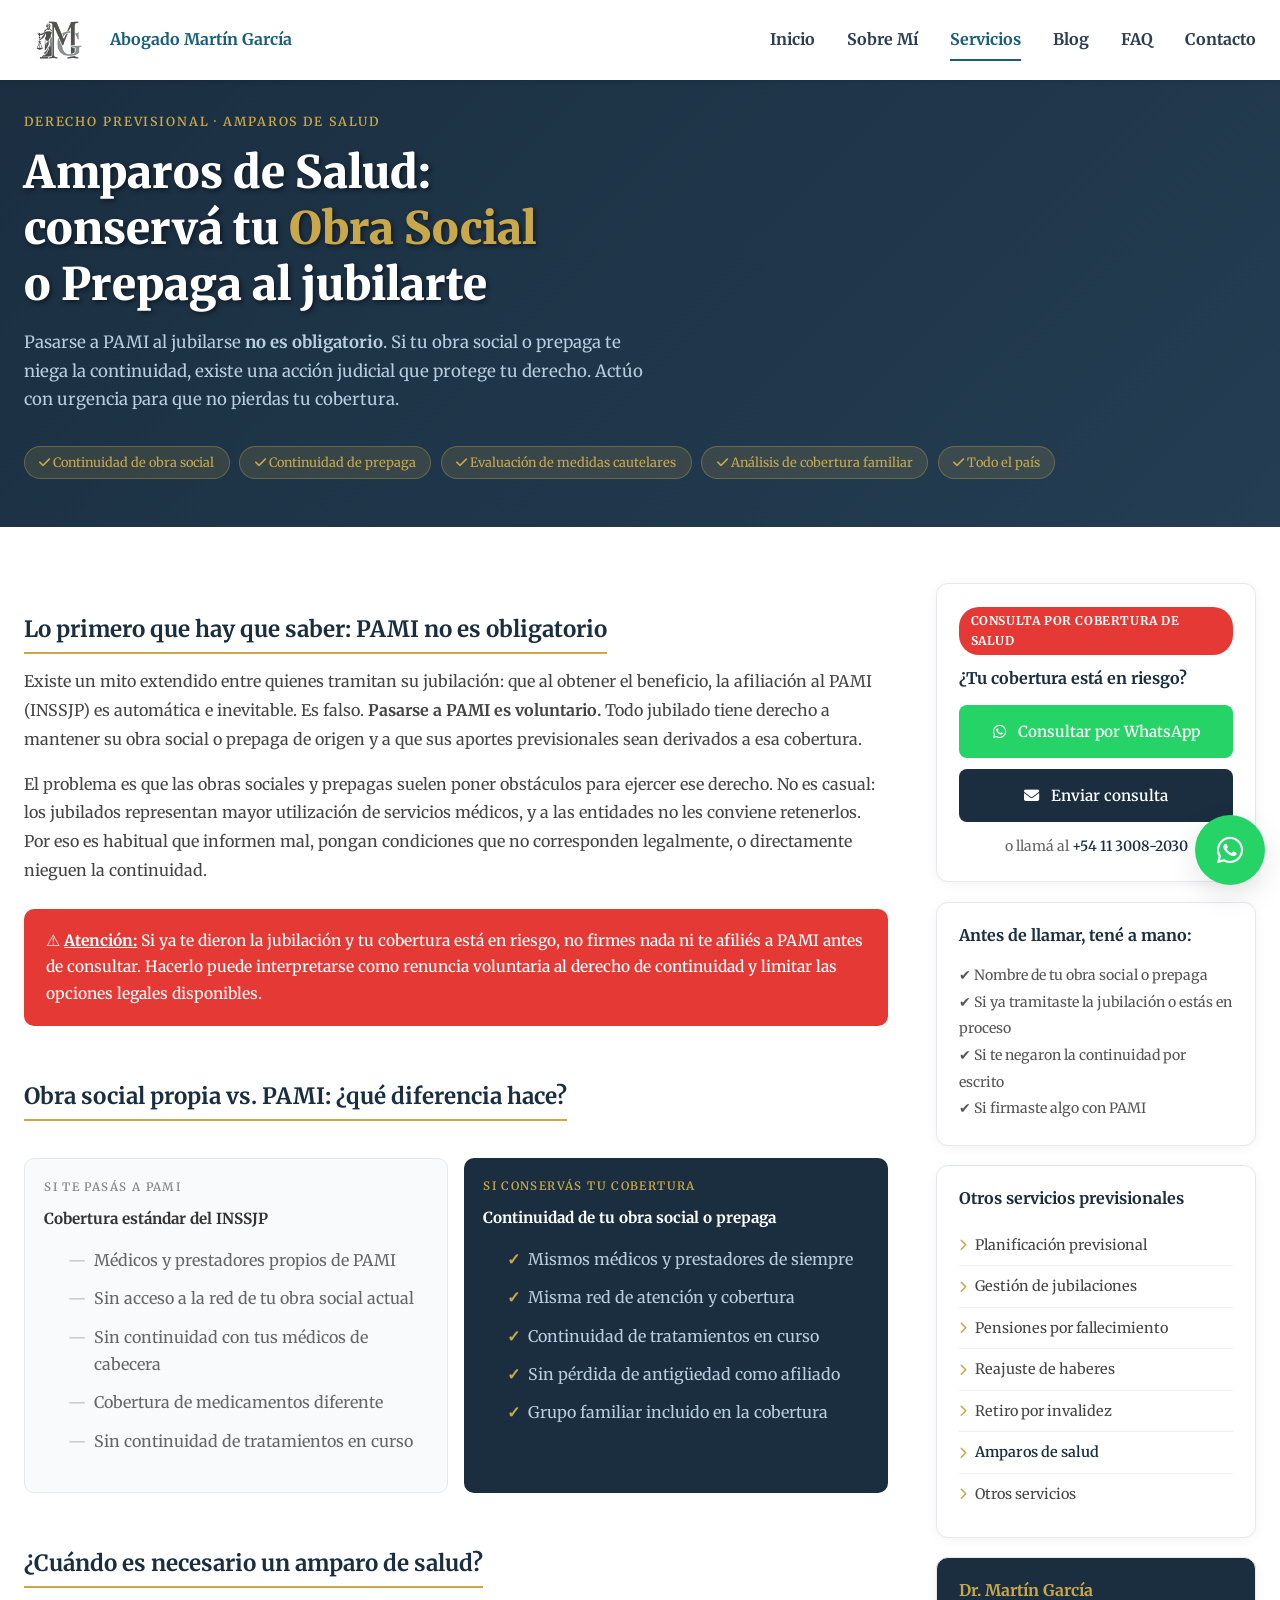
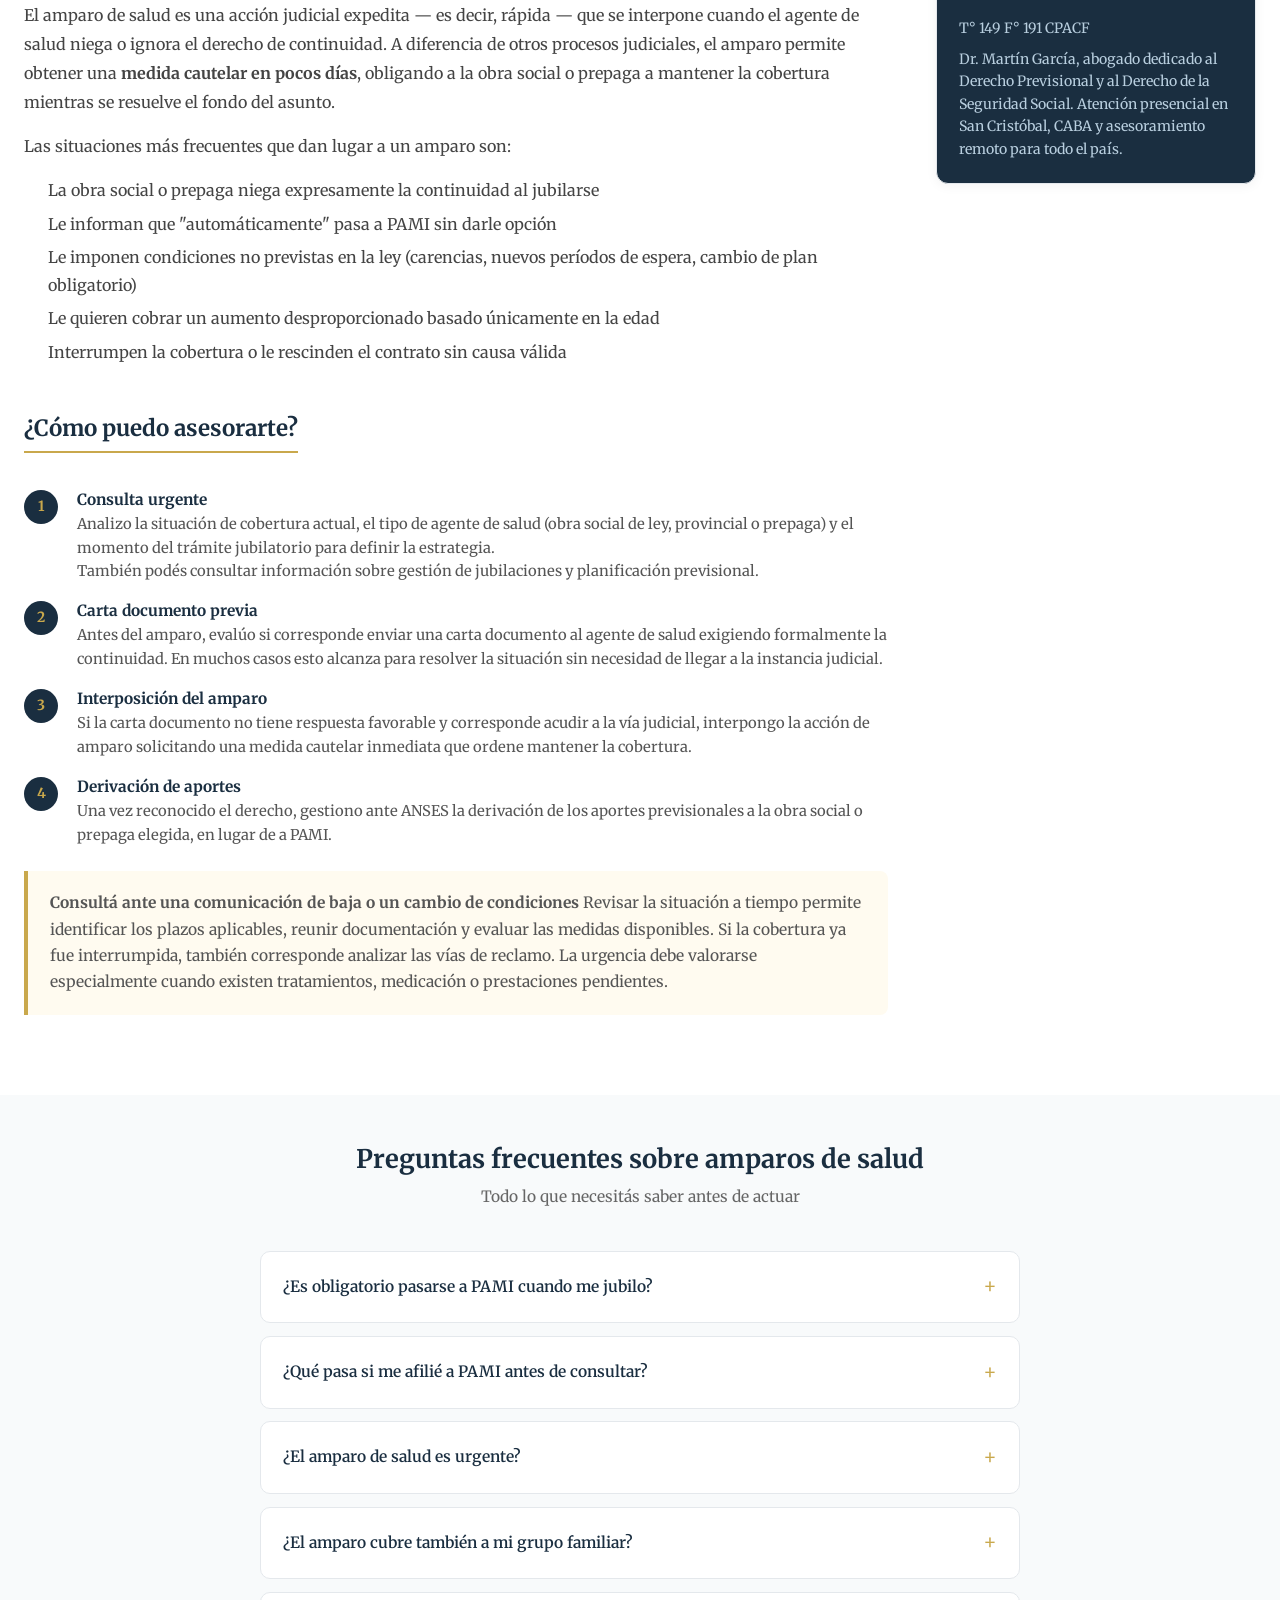
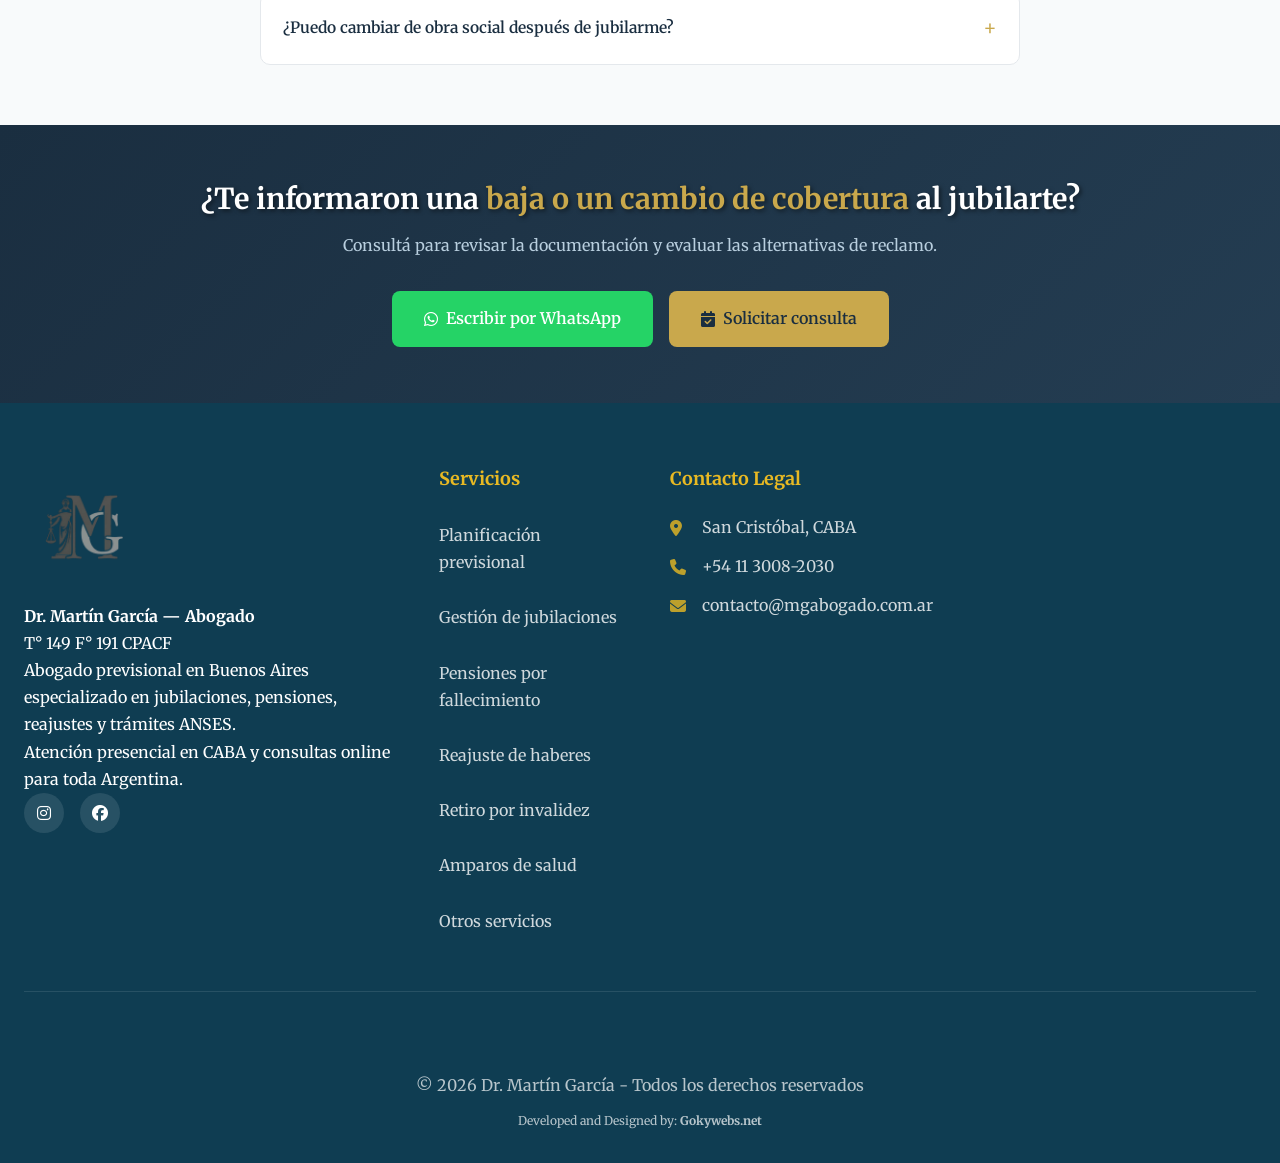
<file: amparos-de-salud.html>
<!DOCTYPE html>
<html lang="es">
<head>
    <!-- Google Tag Manager -->
    <script>(function(w,d,s,l,i){w[l]=w[l]||[];w[l].push({'gtm.start':
    new Date().getTime(),event:'gtm.js'});var f=d.getElementsByTagName(s)[0],
    j=d.createElement(s),dl=l!='dataLayer'?'&l='+l:'';j.async=true;j.src=
    'https://www.googletagmanager.com/gtm.js?id='+i+dl;f.parentNode.insertBefore(j,f);
    })(window,document,'script','dataLayer','GTM-MPMJT2L8');</script>
    <!-- End Google Tag Manager -->

    <meta charset="UTF-8">
    <meta name="viewport" content="width=device-width, initial-scale=1.0">

    <title>Amparos de salud al jubilarte | Dr. Martín García</title>
    <meta name="description" content="Dr. Martín García, abogado previsional. Asesoramiento en amparos de salud y continuidad de obra social o prepaga al jubilarte.">
    <meta name="keywords" content="amparo salud jubilacion, mantener obra social jubilacion, no pasarse a PAMI, continuidad obra social jubilados, amparo prepaga jubilacion, abogado amparo salud Buenos Aires, derivacion aportes obra social jubilados">
    <meta name="author" content="Dr. Martín García">
    <meta name="robots" content="index, follow, max-image-preview:large">
    <meta name="geo.region" content="AR-C">
    <meta name="geo.placename" content="Buenos Aires">

    <meta property="og:title" content="Amparos de salud al jubilarte | Dr. Martín García">
    <meta property="og:description" content="Dr. Martín García, abogado previsional. Asesoramiento en amparos de salud y continuidad de obra social o prepaga al jubilarte.">
    <meta property="og:type" content="website">
    <meta property="og:url" content="https://mgabogado.com.ar/amparos-de-salud">
    <meta property="og:locale" content="es_AR">
    <meta property="og:site_name" content="Dr. Martín García - Abogado Previsional">
    <meta property="og:image" content="https://mgabogado.com.ar/images/Logos/social-share.jpg">
    <meta name="twitter:card" content="summary_large_image">
    <meta name="twitter:title" content="Amparos de salud al jubilarte | Dr. Martín García">
    <meta name="twitter:description" content="Dr. Martín García, abogado previsional. Asesoramiento en amparos de salud y continuidad de obra social o prepaga al jubilarte.">
    <meta name="twitter:image" content="https://mgabogado.com.ar/images/Logos/social-share.jpg">

    <link rel="canonical" href="https://mgabogado.com.ar/amparos-de-salud">
    <link rel="icon" type="image/x-icon" href="images/Logos/Martin Garcia Servicios Legales - Isotipo.ico">
    <link rel="apple-touch-icon" href="images/Logos/Martin Garcia Servicios Legales - Isotipo.png">
    <meta name="theme-color" content="#1A2E40">

  <script type="application/ld+json">
{
  "@context": "https://schema.org",
  "@graph": [
    {
      "@type": "Person",
      "@id": "https://mgabogado.com.ar/#person",
      "name": "Dr. Martín García",
      "url": "https://mgabogado.com.ar/",
      "image": "https://mgabogado.com.ar/images/FotoPerfil.webp",
      "jobTitle": "Abogado Previsional",
      "knowsAbout": [
        "Derecho Previsional",
        "Derecho de la Seguridad Social",
        "Amparos de Salud",
        "Obras Sociales",
        "Medicina Prepaga"
      ],
      "sameAs": [
        "https://www.instagram.com/ab.martingarcia/",
        "https://www.facebook.com/AbogadoGarciaMartin/",
        "https://ar.linkedin.com/in/martin-gabriel-garcia"
      ],
      "description": "Abogado que ejerce de manera individual, dedicado al Derecho Previsional y al Derecho de la Seguridad Social.",
      "telephone": "+541130082030",
      "email": "contacto@mgabogado.com.ar"
    },
    {
      "@type": "Service",
      "@id": "https://mgabogado.com.ar/amparos-de-salud#service",
      "name": "Amparos de Salud y Conservación de Cobertura",
      "provider": {
        "@id": "https://mgabogado.com.ar/#person"
      },
      "areaServed": [
        {
          "@type": "City",
          "name": "Ciudad Autónoma de Buenos Aires"
        },
        {
          "@type": "AdministrativeArea",
          "name": "Provincia de Buenos Aires"
        }
      ],
      "description": "Acciones judiciales de amparo para conservar la obra social o prepaga al jubilarse y evitar traspasos obligatorios a PAMI. Consultas remotas cuando corresponda.",
      "serviceType": "Derecho Previsional y de Salud"
    },
    {
      "@type": "WebSite",
      "@id": "https://mgabogado.com.ar/#website",
      "url": "https://mgabogado.com.ar/",
      "name": "Dr. Martín García - Abogado Previsional",
      "publisher": {
        "@id": "https://mgabogado.com.ar/#person"
      },
      "inLanguage": "es-AR"
    },
    {
      "@type": "WebPage",
      "@id": "https://mgabogado.com.ar/amparos-de-salud#webpage",
      "url": "https://mgabogado.com.ar/amparos-de-salud",
      "name": "Amparos de salud al jubilarte | Dr. Martín García",
      "isPartOf": {
        "@id": "https://mgabogado.com.ar/#website"
      },
      "about": {
        "@id": "https://mgabogado.com.ar/amparos-de-salud#service"
      },
      "primaryImageOfPage": {
        "@type": "ImageObject",
        "url": "https://mgabogado.com.ar/images/Logos/Martin%20Garcia%20Servicios%20Legales%20-%20Isotipo.png"
      },
      "mainEntity": {
        "@id": "https://mgabogado.com.ar/amparos-de-salud#service"
      }
    }
  ]
}
</script>
    <script type="application/ld+json">
{
  "@context": "https://schema.org",
  "@type": "FAQPage",
  "mainEntity": [
    {
      "@type": "Question",
      "name": "¿Es obligatorio pasarse a PAMI cuando me jubilo?",
      "acceptedAnswer": {
        "@type": "Answer",
        "text": "No. La afiliación al INSSJP (PAMI) es voluntaria. Todo jubilado tiene derecho a mantener su obra social o prepaga de origen y derivar sus aportes previsionales a esa cobertura. Sin embargo, este derecho suele ser negado por los agentes de salud, requiriendo en muchos casos una acción judicial de amparo para hacerlo efectivo."
      }
    },
    {
      "@type": "Question",
      "name": "¿Qué pasa si me afilié a PAMI antes de consultar?",
      "acceptedAnswer": {
        "@type": "Answer",
        "text": "Si ya firmaste voluntariamente la afiliación a PAMI, las opciones para revertir esa situación son más acotadas. Es fundamental no afiliarse a PAMI antes de consultar con un abogado, ya que hacerlo puede interpretarse como renuncia al derecho de continuidad en la obra social o prepaga de origen."
      }
    },
    {
      "@type": "Question",
      "name": "¿El amparo de salud es urgente?",
      "acceptedAnswer": {
        "@type": "Answer",
        "text": "Sí. El amparo permite obtener una medida cautelar rápidamente, ordenando al agente de salud mantener la afiliación mientras se resuelve el proceso. La urgencia es clave: cuanto antes se actúa, más sólida es la posición y más fácil es obtener la cautelar."
      }
    },
    {
      "@type": "Question",
      "name": "¿El amparo cubre también a mi grupo familiar?",
      "acceptedAnswer": {
        "@type": "Answer",
        "text": "Sí. El derecho de continuidad se extiende al grupo familiar a cargo del jubilado que estaba cubierto por la misma obra social o prepaga durante la etapa activa. El amparo puede incluir a cónyuge, hijos y otras personas a cargo afiliadas."
      }
    },
    {
      "@type": "Question",
      "name": "¿Puedo cambiar de obra social después de jubilarme?",
      "acceptedAnswer": {
        "@type": "Answer",
        "text": "Sí, existe la posibilidad de opción de cambio de obra social una vez al año, pero el listado de obras sociales que aceptan jubilados es más acotado que durante la etapa activa. Asesoro sobre las opciones disponibles en cada caso particular."
      }
    }
  ]
}
</script>

    <link rel="preload" as="image" href="images/Logo.webp">
    <link rel="stylesheet" href="styles.css">
    <link rel="preconnect" href="https://fonts.googleapis.com">
    <link rel="preconnect" href="https://fonts.gstatic.com" crossorigin>
    <link href="https://fonts.googleapis.com/css2?family=Merriweather:wght@300;400;700;900&display=swap" rel="stylesheet" media="print" onload="this.media='all'">
    <link rel="stylesheet" href="https://cdnjs.cloudflare.com/ajax/libs/font-awesome/6.4.0/css/all.min.css" media="print" onload="this.media='all'">

    <style>
        .breadcrumb { background:#f4f6f8; padding:.75rem 0; font-size:.85rem; color:#666; }
        .breadcrumb a { color:#1A2E40; text-decoration:none; }
        .breadcrumb a:hover { text-decoration:underline; }
        .breadcrumb span { margin:0 .4rem; color:#aaa; }

        .page-hero { background:linear-gradient(135deg,#1A2E40 0%,#243d52 100%); color:#fff; padding:4rem 0 3rem; }
        .page-hero__label { font-size:.78rem; letter-spacing:.15em; text-transform:uppercase; color:#C9A84C; font-weight:600; margin-bottom:.75rem; }
        .page-hero__title { font-family:'Merriweather',Georgia,serif; font-size:clamp(1.8rem,4vw,2.8rem); font-weight:900; line-height:1.25; margin-bottom:1rem; }
        .page-hero__title em { color:#C9A84C; font-style:normal; }
        .page-hero__desc { font-size:1.05rem; line-height:1.7; color:#b8cede; max-width:620px; margin-bottom:2rem; }
        .page-hero__badges { display:flex; flex-wrap:wrap; gap:.6rem; }
        .badge-item { background:rgba(201,168,76,.15); border:1px solid rgba(201,168,76,.35); color:#C9A84C; font-size:.8rem; padding:.3rem .9rem; border-radius:20px; }

        .page-content { padding:3.5rem 0; }
        .content-grid { display:grid; grid-template-columns:1fr 320px; gap:3rem; align-items:start; }
        @media(max-width:768px){ .content-grid{grid-template-columns:1fr;} .content-grid > .sidebar{order:0;position:static;} }

        .article h2 { font-family:'Merriweather',Georgia,serif; font-size:1.4rem; font-weight:700; color:#1A2E40; margin:2rem 0 .8rem; padding-bottom:.5rem; border-bottom:2px solid #C9A84C; display:inline-block; }
        .article h3 { font-size:1.05rem; font-weight:700; color:#1A2E40; margin:1.5rem 0 .5rem; }
        .article p { font-size:1rem; line-height:1.8; color:#444; margin-bottom:1rem; }
        .article ul { margin:.5rem 0 1rem 1.2rem; color:#444; }
        .article ul li { font-size:1rem; line-height:1.7; margin-bottom:.4rem; padding-left:.3rem; }
        .article ul li::marker { color:#C9A84C; }

        .alerta-box { background:#e53935; border-radius:10px; padding:1.2rem 1.4rem; margin:1.5rem 0; }
        .alerta-box p { margin:0; color:#fff; font-size:.97rem; line-height:1.7; font-weight:500; }
        .alerta-box strong { color:#fff; text-decoration:underline; }

        .info-box { background:#f0f5f9; border-left:4px solid #1A2E40; padding:1.2rem 1.4rem; border-radius:0 8px 8px 0; margin:1.5rem 0; }
        .info-box p { margin:0; color:#333; font-size:.97rem; line-height:1.7; }
        .info-box strong { color:#1A2E40; }
        .warning-box { background:#fffbf0; border-left:4px solid #C9A84C; padding:1.2rem 1.4rem; border-radius:0 8px 8px 0; margin:1.5rem 0; }
        .warning-box p { margin:0; color:#555; font-size:.97rem; line-height:1.7; }

        /* Comparativa PAMI vs Obra social */
        .comparativa { display:grid; grid-template-columns:1fr 1fr; gap:1rem; margin:1.5rem 0; }
        @media(max-width:560px){ .comparativa{grid-template-columns:1fr;} }
        .comp-card { border-radius:10px; padding:1.2rem; }
        .comp-card--pami { background:#f8fafb; border:1px solid #e4e8ec; }
        .comp-card--os { background:#1A2E40; }
        .comp-label { font-size:.72rem; letter-spacing:.12em; text-transform:uppercase; font-weight:600; margin-bottom:.5rem; }
        .comp-card--pami .comp-label { color:#888; }
        .comp-card--os .comp-label { color:#C9A84C; }
        .comp-title { font-family:'Merriweather',Georgia,serif; font-size:.95rem; font-weight:700; margin-bottom:.8rem; }
        .comp-card--pami .comp-title { color:#333; }
        .comp-card--os .comp-title { color:#fff; }
        .comp-list { list-style:none; padding:0; margin:0; }
        .comp-list li { font-size:.88rem; line-height:1.75; padding:.15rem 0; display:flex; gap:.5rem; }
        .comp-card--pami .comp-list li { color:#666; }
        .comp-card--pami .comp-list li::before { content:"—"; color:#bbb; flex-shrink:0; }
        .comp-card--os .comp-list li { color:#b8cede; }
        .comp-card--os .comp-list li::before { content:"✓"; color:#C9A84C; flex-shrink:0; font-weight:700; }

        .steps { margin:1.5rem 0; }
        .step { display:flex; gap:1.2rem; margin-bottom:1.1rem; align-items:flex-start; }
        .step__num { min-width:34px; height:34px; background:#1A2E40; color:#C9A84C; border-radius:50%; display:flex; align-items:center; justify-content:center; font-weight:700; font-size:.88rem; flex-shrink:0; }
        .step__text h3 { font-size:.96rem; font-weight:700; color:#1A2E40; margin:0 0 .2rem; }
        .step__text p { font-size:.92rem; color:#555; line-height:1.6; margin:0; }

        .sidebar { display:flex; flex-direction:column; gap:1.2rem; position:sticky; top:100px; }
        .sidebar-card { background:#fff; border:1px solid #e4e8ec; border-radius:12px; padding:1.4rem; box-shadow:0 2px 12px rgba(0,0,0,.05); }
        .sidebar-card h4 { font-family:'Merriweather',Georgia,serif; font-size:1rem; font-weight:700; color:#1A2E40; margin-bottom:1rem; }
        .sidebar-card .btn-primary { display:block; background:#1A2E40; color:#fff; text-align:center; padding:.85rem; border-radius:8px; text-decoration:none; font-weight:600; font-size:.95rem; margin-bottom:.7rem; transition:background .2s; }
        .sidebar-card .btn-primary:hover { background:#243d52; }
        .sidebar-card .btn-wsp { display:block; background:#25D366; color:#fff; text-align:center; padding:.85rem; border-radius:8px; text-decoration:none; font-weight:600; font-size:.95rem; transition:background .2s; }
        .sidebar-card .btn-wsp:hover { background:#1ebe5a; }
        .sidebar-card .btn-wsp i, .sidebar-card .btn-primary i { margin-right:.5rem; }
        .sidebar-tel { text-align:center; margin-top:.8rem; font-size:.88rem; color:#666; }
        .sidebar-tel a { color:#1A2E40; font-weight:600; text-decoration:none; }
        .urgente-badge { background:#e53935; color:#fff; font-size:.75rem; font-weight:700; padding:.25rem .7rem; border-radius:20px; display:inline-block; margin-bottom:.8rem; letter-spacing:.05em; }

        .services-list { list-style:none; padding:0; margin:0; }
        .services-list li { padding:.5rem 0; border-bottom:1px solid #f0f0f0; font-size:.9rem; }
        .services-list li:last-child { border-bottom:none; }
        .services-list a { color:#444; text-decoration:none; display:flex; align-items:center; gap:.5rem; transition:color .2s; }
        .services-list a:hover { color:#1A2E40; }
        .services-list a i { color:#C9A84C; font-size:.75rem; }
        .services-list li.active a { color:#1A2E40; font-weight:600; }

        .faq-section { padding:3rem 0; background:#f8fafb; }
        .faq-section h2 { font-family:'Merriweather',Georgia,serif; font-size:1.6rem; color:#1A2E40; margin-bottom:.5rem; text-align:center; }
        .faq-subtitle { text-align:center; color:#666; margin-bottom:2.5rem; font-size:.97rem; }
        .faq-grid { max-width:760px; margin:0 auto; }
        details.faq-item { background:#fff; border:1px solid #e4e8ec; border-radius:10px; margin-bottom:.8rem; overflow:hidden; }
        details.faq-item summary { padding:1.1rem 1.4rem; font-weight:600; font-size:.97rem; color:#1A2E40; cursor:pointer; list-style:none; display:flex; justify-content:space-between; align-items:center; }
        details.faq-item summary::after { content:'+'; font-size:1.3rem; color:#C9A84C; font-weight:300; flex-shrink:0; }
        details.faq-item[open] summary::after { content:'−'; }
        details.faq-item p { padding:0 1.4rem 1.2rem; font-size:.95rem; color:#555; line-height:1.75; margin:0; }

        .cta-section { background:linear-gradient(135deg,#1A2E40,#243d52); color:#fff; padding:3.5rem 0; text-align:center; }
        .cta-section h2 { font-family:'Merriweather',Georgia,serif; font-size:1.8rem; margin-bottom:.8rem; }
        .cta-section h2 em { color:#C9A84C; font-style:normal; }
        .cta-section p { color:#b8cede; font-size:1rem; margin-bottom:2rem; }
        .cta-buttons { display:flex; gap:1rem; justify-content:center; flex-wrap:wrap; }
        .cta-buttons a { padding:.9rem 2rem; border-radius:8px; font-weight:600; font-size:1rem; text-decoration:none; display:inline-flex; align-items:center; gap:.5rem; transition:transform .2s; }
        .cta-buttons a:hover { transform:translateY(-2px); }
        .cta-btn-main { background:#C9A84C; color:#1A2E40; }
        .cta-btn-wsp { background:#25D366; color:#fff; }
    </style>
</head>
<body>
    <noscript><iframe src="https://www.googletagmanager.com/ns.html?id=GTM-MPMJT2L8" height="0" width="0" style="display:none;visibility:hidden"></iframe></noscript>

    <header class="header" id="header">
        <nav class="nav container">
            <div class="nav__brand">
                <img src="images/Logo.webp" alt="Dr. Martín García - Abogado previsional en Buenos Aires" class="nav__logo">
                <span class="nav__name">Abogado Martín García</span>
            </div>
            <div class="nav__menu" id="nav-menu">
                <ul class="nav__list">
                    <li class="nav__item"><a href="/#inicio" class="nav__link">Inicio</a></li>
                    <li class="nav__item"><a href="/#sobre-mi" class="nav__link">Sobre Mí</a></li>
                    <li class="nav__item"><a href="/#servicios" class="nav__link active-link">Servicios</a></li>
                    <li class="nav__item"><a href="https://blog.mgabogado.com.ar" target="_blank" rel="noopener noreferrer" class="nav__link">Blog</a></li>
                    <li class="nav__item"><a href="/#faq" class="nav__link">FAQ</a></li>
                    <li class="nav__item"><a href="/#contacto" class="nav__link">Contacto</a></li>
                </ul>
                <div class="nav__close" id="nav-close"><i class="fas fa-times"></i></div>
            </div>
            <div class="nav__toggle" id="nav-toggle"><i class="fas fa-bars"></i></div>
        </nav>
    </header>

    <div class="breadcrumb">
        <div class="container">
            <a href="/">Inicio</a>
            <span>›</span>
            <a href="/#servicios">Servicios</a>
            <span>›</span>
            Amparos de Salud
        </div>
    </div>

    <section class="page-hero">
        <div class="container">
            <p class="page-hero__label">Derecho Previsional · Amparos de Salud</p>
            <h1 class="page-hero__title" style="color: #ffffff; text-shadow: 2px 2px 4px rgba(0,0,0,0.5);">
            Amparos de Salud:<br>conservá tu <em>Obra Social</em><br>o Prepaga al jubilarte
        </h1>
            <p class="page-hero__desc">
                Pasarse a PAMI al jubilarse <strong>no es obligatorio</strong>. Si tu obra social o prepaga te niega la continuidad, existe una acción judicial que protege tu derecho. Actúo con urgencia para que no pierdas tu cobertura.
            </p>
            <div class="page-hero__badges">
                <span class="badge-item"><i class="fas fa-check"></i> Continuidad de obra social</span>
                <span class="badge-item"><i class="fas fa-check"></i> Continuidad de prepaga</span>
                <span class="badge-item"><i class="fas fa-check"></i> Evaluación de medidas cautelares</span>
                <span class="badge-item"><i class="fas fa-check"></i> Análisis de cobertura familiar</span>
                <span class="badge-item"><i class="fas fa-check"></i> Todo el país</span>
            </div>
        </div>
    </section>

    <section class="page-content">
        <div class="container">
            <div class="content-grid">

                <article class="article">

                    <h2>Lo primero que hay que saber: PAMI no es obligatorio</h2>
                    <p>
                        Existe un mito extendido entre quienes tramitan su jubilación: que al obtener el beneficio, la afiliación al PAMI (INSSJP) es automática e inevitable. Es falso. <strong>Pasarse a PAMI es voluntario.</strong> Todo jubilado tiene derecho a mantener su obra social o prepaga de origen y a que sus aportes previsionales sean derivados a esa cobertura.
                    </p>
                    <p>
                        El problema es que las obras sociales y prepagas suelen poner obstáculos para ejercer ese derecho. No es casual: los jubilados representan mayor utilización de servicios médicos, y a las entidades no les conviene retenerlos. Por eso es habitual que informen mal, pongan condiciones que no corresponden legalmente, o directamente nieguen la continuidad.
                    </p>

                    <div class="alerta-box">
                        <p>⚠ <strong>Atención:</strong> Si ya te dieron la jubilación y tu cobertura está en riesgo, no firmes nada ni te afiliés a PAMI antes de consultar. Hacerlo puede interpretarse como renuncia voluntaria al derecho de continuidad y limitar las opciones legales disponibles.</p>
                    </div>

                    <h2>Obra social propia vs. PAMI: ¿qué diferencia hace?</h2>

                    <div class="comparativa">
                        <div class="comp-card comp-card--pami">
                            <div class="comp-label">Si te pasás a PAMI</div>
                            <div class="comp-title">Cobertura estándar del INSSJP</div>
                            <ul class="comp-list">
                                <li>Médicos y prestadores propios de PAMI</li>
                                <li>Sin acceso a la red de tu obra social actual</li>
                                <li>Sin continuidad con tus médicos de cabecera</li>
                                <li>Cobertura de medicamentos diferente</li>
                                <li>Sin continuidad de tratamientos en curso</li>
                            </ul>
                        </div>
                        <div class="comp-card comp-card--os">
                            <div class="comp-label">Si conservás tu cobertura</div>
                            <div class="comp-title">Continuidad de tu obra social o prepaga</div>
                            <ul class="comp-list">
                                <li>Mismos médicos y prestadores de siempre</li>
                                <li>Misma red de atención y cobertura</li>
                                <li>Continuidad de tratamientos en curso</li>
                                <li>Sin pérdida de antigüedad como afiliado</li>
                                <li>Grupo familiar incluido en la cobertura</li>
                            </ul>
                        </div>
                    </div>

                    <h2>¿Cuándo es necesario un amparo de salud?</h2>
                    <p>
                        El amparo de salud es una acción judicial expedita — es decir, rápida — que se interpone cuando el agente de salud niega o ignora el derecho de continuidad. A diferencia de otros procesos judiciales, el amparo permite obtener una <strong>medida cautelar en pocos días</strong>, obligando a la obra social o prepaga a mantener la cobertura mientras se resuelve el fondo del asunto.
                    </p>
                    <p>Las situaciones más frecuentes que dan lugar a un amparo son:</p>
                    <ul>
                        <li>La obra social o prepaga niega expresamente la continuidad al jubilarse</li>
                        <li>Le informan que "automáticamente" pasa a PAMI sin darle opción</li>
                        <li>Le imponen condiciones no previstas en la ley (carencias, nuevos períodos de espera, cambio de plan obligatorio)</li>
                        <li>Le quieren cobrar un aumento desproporcionado basado únicamente en la edad</li>
                        <li>Interrumpen la cobertura o le rescinden el contrato sin causa válida</li>
                    </ul>

                    <h2>¿Cómo puedo asesorarte?</h2>
                    <div class="steps">
                        <div class="step">
                            <div class="step__num">1</div>
                            <div class="step__text">
                                <h3>Consulta urgente</h3>
                                <p>Analizo la situación de cobertura actual, el tipo de agente de salud (obra social de ley, provincial o prepaga) y el momento del trámite jubilatorio para definir la estrategia.</p>
                                <p>También podés consultar información sobre <a href="/gestion-jubilaciones">gestión de jubilaciones</a> y <a href="/planificacion-previsional">planificación previsional</a>.</p>
                            </div>
                        </div>
                        <div class="step">
                            <div class="step__num">2</div>
                            <div class="step__text">
                                <h3>Carta documento previa</h3>
                                <p>Antes del amparo, evalúo si corresponde enviar una carta documento al agente de salud exigiendo formalmente la continuidad. En muchos casos esto alcanza para resolver la situación sin necesidad de llegar a la instancia judicial.</p>
                            </div>
                        </div>
                        <div class="step">
                            <div class="step__num">3</div>
                            <div class="step__text">
                                <h3>Interposición del amparo</h3>
                                <p>Si la carta documento no tiene respuesta favorable y corresponde acudir a la vía judicial, interpongo la acción de amparo solicitando una medida cautelar inmediata que ordene mantener la cobertura.</p>
                            </div>
                        </div>
                        <div class="step">
                            <div class="step__num">4</div>
                            <div class="step__text">
                                <h3>Derivación de aportes</h3>
                                <p>Una vez reconocido el derecho, gestiono ante ANSES la derivación de los aportes previsionales a la obra social o prepaga elegida, en lugar de a PAMI.</p>
                            </div>
                        </div>
                    </div>

                    <div class="warning-box">
                        <p><strong>Consultá ante una comunicación de baja o un cambio de condiciones</strong> Revisar la situación a tiempo permite identificar los plazos aplicables, reunir documentación y evaluar las medidas disponibles. Si la cobertura ya fue interrumpida, también corresponde analizar las vías de reclamo. La urgencia debe valorarse especialmente cuando existen tratamientos, medicación o prestaciones pendientes.</p>
                    </div>

                </article>

                <aside class="sidebar">
                    <div class="sidebar-card">
                        <div class="urgente-badge">CONSULTA POR COBERTURA DE SALUD</div>
                        <h4>¿Tu cobertura está en riesgo?</h4>
                        <a href="https://wa.me/541130082030?text=Hola%20Dr.%20Garc%C3%ADa%2C%20quisiera%20consultar%20sobre%20la%20continuidad%20de%20mi%20obra%20social%20o%20prepaga%20al%20jubilarme." target="_blank" rel="noopener noreferrer" class="btn-wsp">
                            <i class="fab fa-whatsapp"></i> Consultar por WhatsApp
                        </a>
                        <div style="height:.7rem;"></div>
                        <a href="/#contacto" class="btn-primary">
                            <i class="fas fa-envelope"></i> Enviar consulta
                        </a>
                        <p class="sidebar-tel">o llamá al <a href="tel:+541130082030">+54 11 3008-2030</a></p>
                    </div>

                    <div class="sidebar-card">
                        <h4>Antes de llamar, tené a mano:</h4>
                        <ul style="list-style:none;padding:0;margin:0;font-size:.88rem;color:#555;line-height:1.9;">
                            <li>✔ Nombre de tu obra social o prepaga</li>
                            <li>✔ Si ya tramitaste la jubilación o estás en proceso</li>
                            <li>✔ Si te negaron la continuidad por escrito</li>
                            <li>✔ Si firmaste algo con PAMI</li>
                        </ul>
                    </div>

                    <div class="sidebar-card">
                        <h4>Otros servicios previsionales</h4>
                        <ul class="services-list">
                            <li><a href="/planificacion-previsional"><i class="fas fa-chevron-right"></i> Planificación previsional</a></li>
                            <li><a href="/gestion-jubilaciones"><i class="fas fa-chevron-right"></i> Gestión de jubilaciones</a></li>
                            <li><a href="/pensiones-por-fallecimiento"><i class="fas fa-chevron-right"></i> Pensiones por fallecimiento</a></li>
                            <li><a href="/reajuste-de-haberes"><i class="fas fa-chevron-right"></i> Reajuste de haberes</a></li>
                            <li><a href="/retiro-por-invalidez"><i class="fas fa-chevron-right"></i> Retiro por invalidez</a></li>
                            <li class="active"><a href="/amparos-de-salud"><i class="fas fa-chevron-right"></i> Amparos de salud</a></li>
                            <li><a href="/otros-servicios-previsionales"><i class="fas fa-chevron-right"></i> Otros servicios</a></li>
                        </ul>
                    </div>

                    <div class="sidebar-card" style="background:#1A2E40;color:#fff;">
                        <h4 style="color:#C9A84C;">Dr. Martín García</h4>
                        <p style="font-size:.88rem;color:#b8cede;line-height:1.6;margin-bottom:.5rem;">T° 149 F° 191 CPACF</p>
                        <p style="font-size:.88rem;color:#b8cede;line-height:1.6;">Dr. Martín García, abogado dedicado al Derecho Previsional y al Derecho de la Seguridad Social. Atención presencial en San Cristóbal, CABA y asesoramiento remoto para todo el país.</p>
                    </div>
                </aside>

            </div>
        </div>
    </section>

    <section class="faq-section">
        <div class="container">
            <h2>Preguntas frecuentes sobre amparos de salud</h2>
            <p class="faq-subtitle">Todo lo que necesitás saber antes de actuar</p>
            <div class="faq-grid">

                <details class="faq-item">
                    <summary>¿Es obligatorio pasarse a PAMI cuando me jubilo?</summary>
                    <p>No. La afiliación al INSSJP (PAMI) es voluntaria. Todo jubilado tiene derecho a mantener su obra social o prepaga de origen y derivar sus aportes previsionales a esa cobertura. Sin embargo, este derecho suele ser negado por los agentes de salud, requiriendo en muchos casos una acción judicial de amparo para hacerlo efectivo.</p>
                </details>

                <details class="faq-item">
                    <summary>¿Qué pasa si me afilié a PAMI antes de consultar?</summary>
                    <p>Si ya firmaste voluntariamente la afiliación a PAMI, las opciones para revertir esa situación son más acotadas. Es fundamental no afiliarse a PAMI antes de consultar con un abogado, ya que hacerlo puede interpretarse como renuncia al derecho de continuidad en la obra social o prepaga de origen.</p>
                </details>

                <details class="faq-item">
                    <summary>¿El amparo de salud es urgente?</summary>
                    <p>Sí. El amparo permite obtener una medida cautelar rápidamente, ordenando al agente de salud mantener la afiliación mientras se resuelve el proceso. La urgencia es clave: cuanto antes se actúa, más sólida es la posición y más fácil es obtener la cautelar.</p>
                </details>

                <details class="faq-item">
                    <summary>¿El amparo cubre también a mi grupo familiar?</summary>
                    <p>Sí. El derecho de continuidad se extiende al grupo familiar a cargo del jubilado que estaba cubierto por la misma obra social o prepaga durante la etapa activa. El amparo puede incluir a cónyuge, hijos y otras personas a cargo afiliadas.</p>
                </details>

                <details class="faq-item">
                    <summary>¿Puedo cambiar de obra social después de jubilarme?</summary>
                    <p>Sí, existe la posibilidad de opción de cambio de obra social una vez al año, pero el listado de obras sociales que aceptan jubilados es más acotado que durante la etapa activa. Asesoro sobre las opciones disponibles en cada caso particular.</p>
                </details>

            </div>
        </div>
    </section>
<section class="related-posts-section">

    <div
        id="blog-posts"
        data-label="Amparos de Salud"
        
        data-limit="3">
    </div>

</section>
    <section class="cta-section">
        <div class="container">
           <h2 style="color: #ffffff; text-shadow: 2px 2px 4px rgba(0,0,0,0.5);">
            ¿Te informaron una <em>baja o un cambio de cobertura</em> al jubilarte?
        </h2>
            <p>Consultá para revisar la documentación y evaluar las alternativas de reclamo.</p>
            <div class="cta-buttons">
                <a href="https://wa.me/541130082030?text=Hola%20Dr.%20Garc%C3%ADa%2C%20quisiera%20consultar%20sobre%20la%20continuidad%20de%20mi%20obra%20social%20o%20prepaga%20al%20jubilarme." target="_blank" rel="noopener noreferrer" class="cta-btn-wsp">
                    <i class="fab fa-whatsapp"></i> Escribir por WhatsApp
                </a>
                <a href="/#contacto" class="cta-btn-main">
                    <i class="fas fa-calendar-check"></i> Solicitar consulta
                </a>
            </div>
        </div>
    </section>

    <footer class="footer">
        <div class="container">
            <div class="footer__content">
                <div class="footer__brand">
                    <img src="images/Logo.webp" alt="Logo Dr. Martín García" class="footer__logo" loading="lazy">
                    <div class="footer__legal">
                        <p><strong>Dr. Martín García — Abogado</strong></p>
                        <p>T° 149 F° 191 CPACF</p>
                        <p>Abogado previsional en Buenos Aires especializado en jubilaciones, pensiones, reajustes y trámites ANSES.</p>
                        <p>Atención presencial en CABA y consultas online para toda Argentina.</p>
                    </div>
                    <div class="footer__social">
                        <a href="https://www.instagram.com/ab.martingarcia/" target="_blank" rel="noopener noreferrer" class="footer__social-link" title="Instagram"><i class="fab fa-instagram"></i></a>
                        <a href="https://www.facebook.com/AbogadoGarciaMartin/" target="_blank" rel="noopener noreferrer" class="footer__social-link" title="Facebook"><i class="fab fa-facebook"></i></a>
                    </div>
                </div>
                <div class="footer__links">
                    <h4 class="footer__title">Servicios</h4>
                    <ul class="footer__list">
                        <li><a href="/planificacion-previsional" class="footer__link">Planificación previsional</a></li>
                        <li><a href="/gestion-jubilaciones" class="footer__link">Gestión de jubilaciones</a></li>
                        <li><a href="/pensiones-por-fallecimiento" class="footer__link">Pensiones por fallecimiento</a></li>
                        <li><a href="/reajuste-de-haberes" class="footer__link">Reajuste de haberes</a></li>
                        <li><a href="/retiro-por-invalidez" class="footer__link">Retiro por invalidez</a></li>
                        <li><a href="/amparos-de-salud" class="footer__link">Amparos de salud</a></li>
                        <li><a href="/otros-servicios-previsionales" class="footer__link">Otros servicios</a></li>
                    </ul>
                </div>
                <div class="footer__contact">
                    <h4 class="footer__title">Contacto Legal</h4>
                    <ul class="footer__list">
                        <li><i class="fas fa-map-marker-alt"></i> San Cristóbal, CABA</li>
                        <li><i class="fas fa-phone"></i> <a href="tel:+541130082030">+54 11 3008-2030</a></li>
                        <li><i class="fas fa-envelope"></i> <a href="mailto:contacto@mgabogado.com.ar">contacto@mgabogado.com.ar</a></li>
                    </ul>
                </div>
            </div>
            <div class="footer__bottom">
                <p>© 2026 Dr. Martín García - Todos los derechos reservados</p>
                <p class="footer__signature">Developed and Designed by: <a href="https://www.gokywebs.net" target="_blank" rel="noopener noreferrer">Gokywebs.net</a></p>
            </div>
        </div>
    </footer>

    <a href="https://wa.me/541130082030?text=Hola%20Dr.%20García,%20vi%20su%20página%20sobre%20amparos%20de%20salud%20y%20quería%20consultar"
       class="whatsapp-button" target="_blank" rel="noopener noreferrer"
       title="Consultar por WhatsApp" aria-label="WhatsApp Dr. Martín García">
        <i class="fab fa-whatsapp"></i>
    </a>

    <script src="script.js"></script>
    <script src="blog-feed.js"></script>
    <script type="application/ld+json">
        
{
  "@context": "https://schema.org/",
  "@type": "BreadcrumbList",
  "itemListElement": [{
    "@type": "ListItem", "position": 1, "name": "Inicio", "item": "https://mgabogado.com.ar/"
  },{
    "@type": "ListItem", "position": 2, "name": "Servicios", "item": "https://mgabogado.com.ar/#servicios"
  },{
    "@type": "ListItem", "position": 3, "name": "Amparos de Salud", "item": "https://mgabogado.com.ar/amparos-de-salud"
  }]
}
</script>
</body>
</html>
</file>
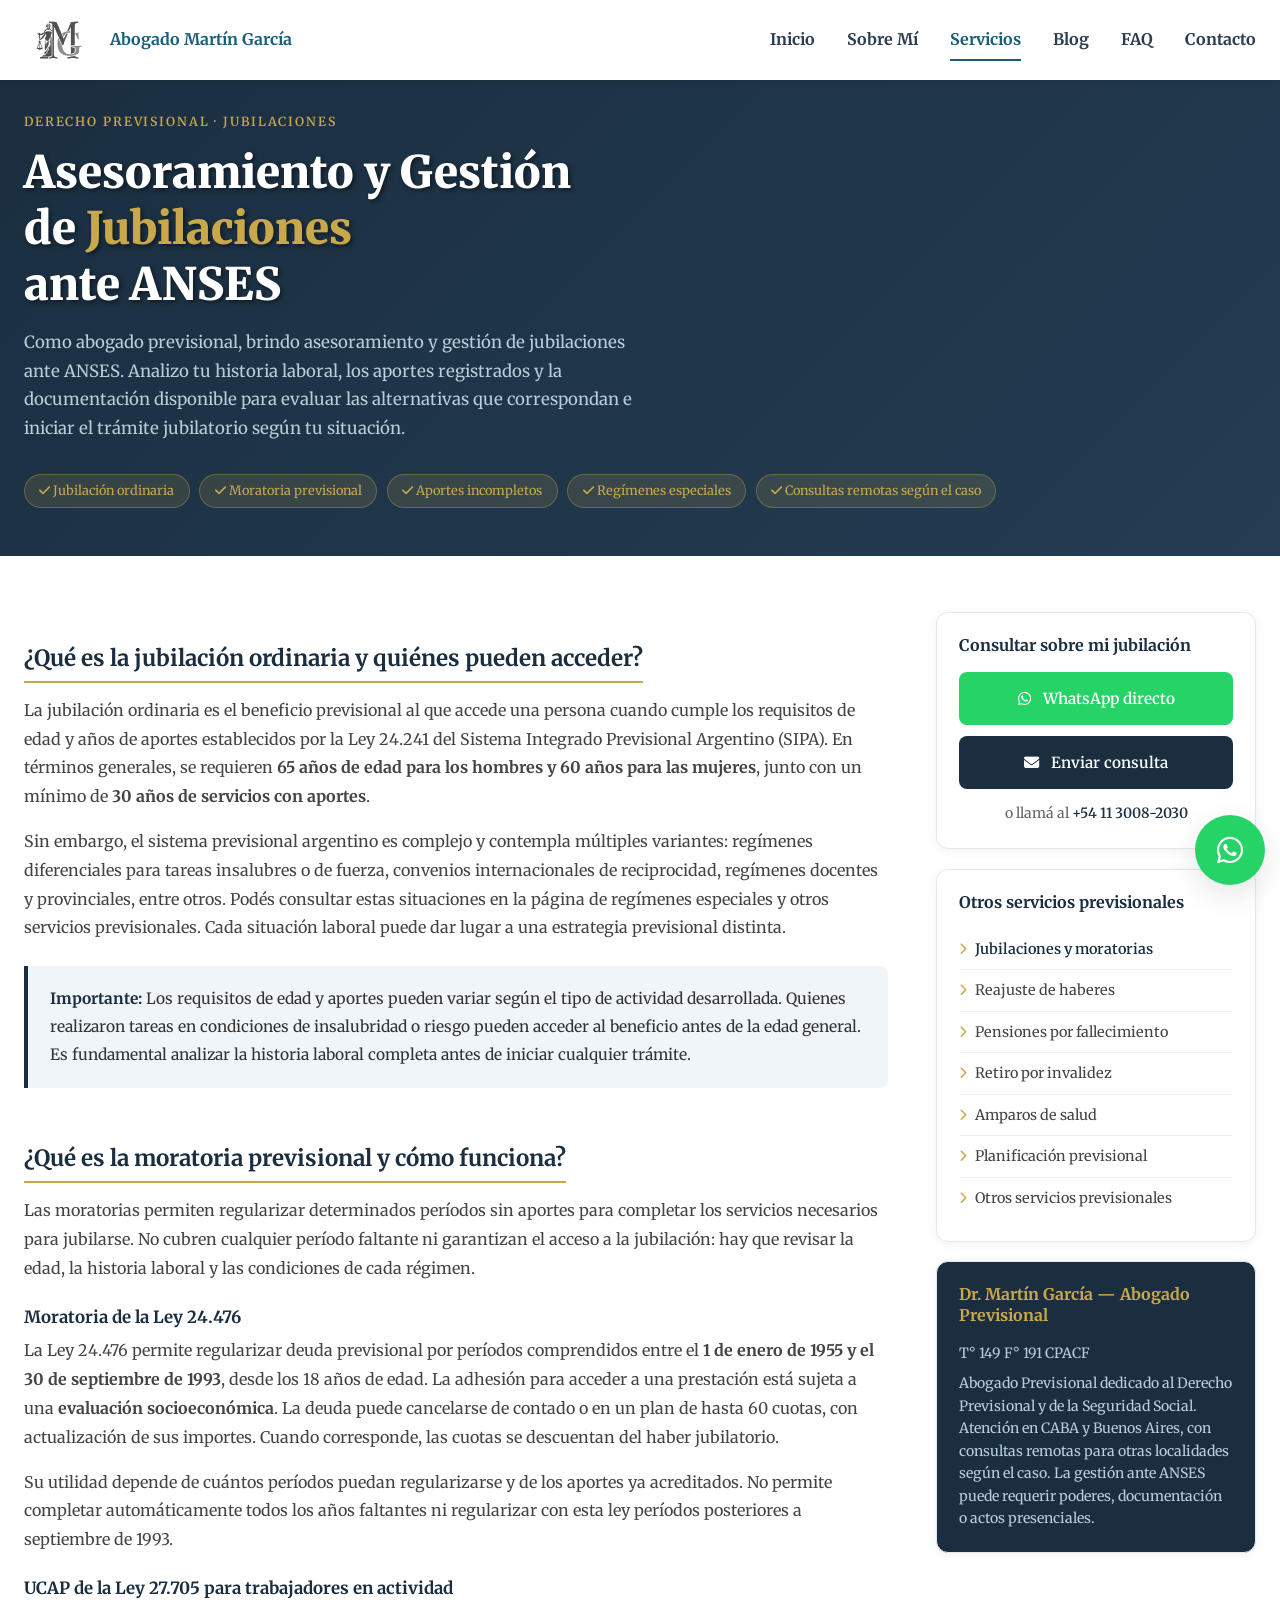
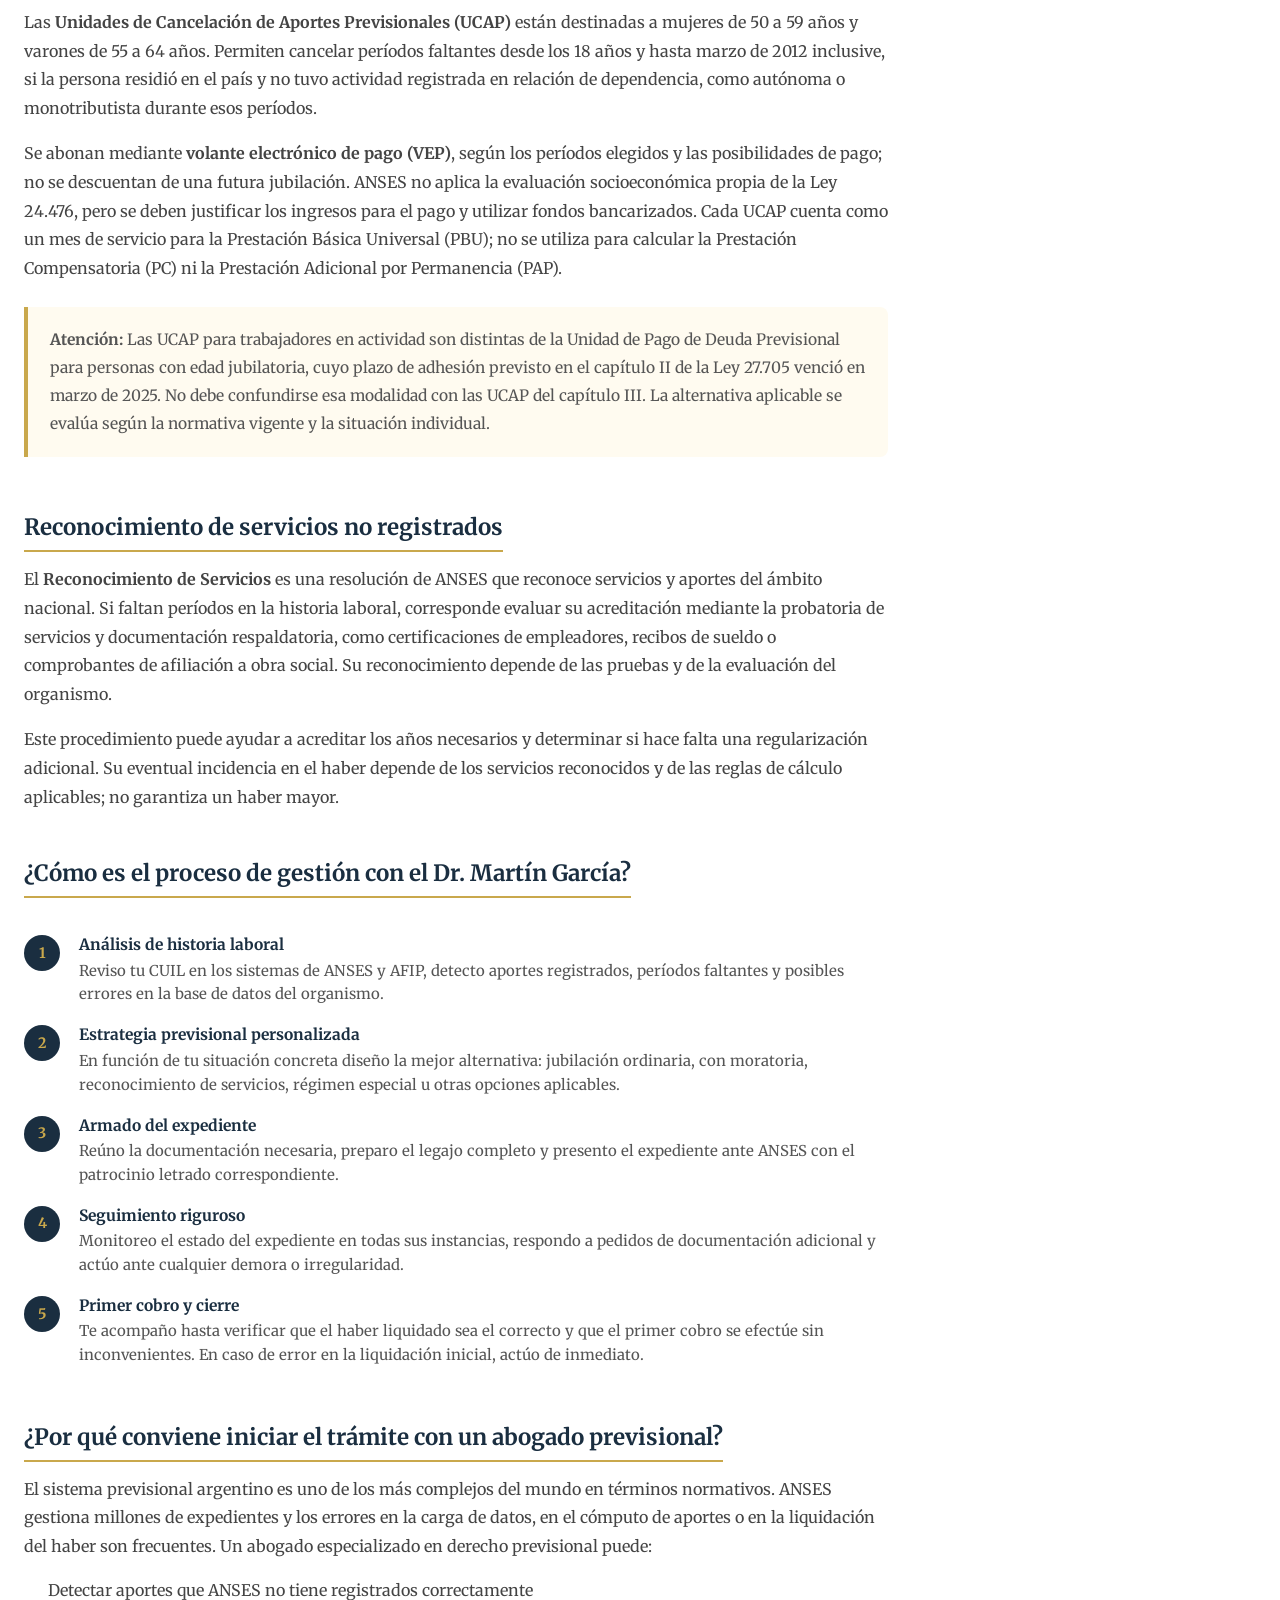
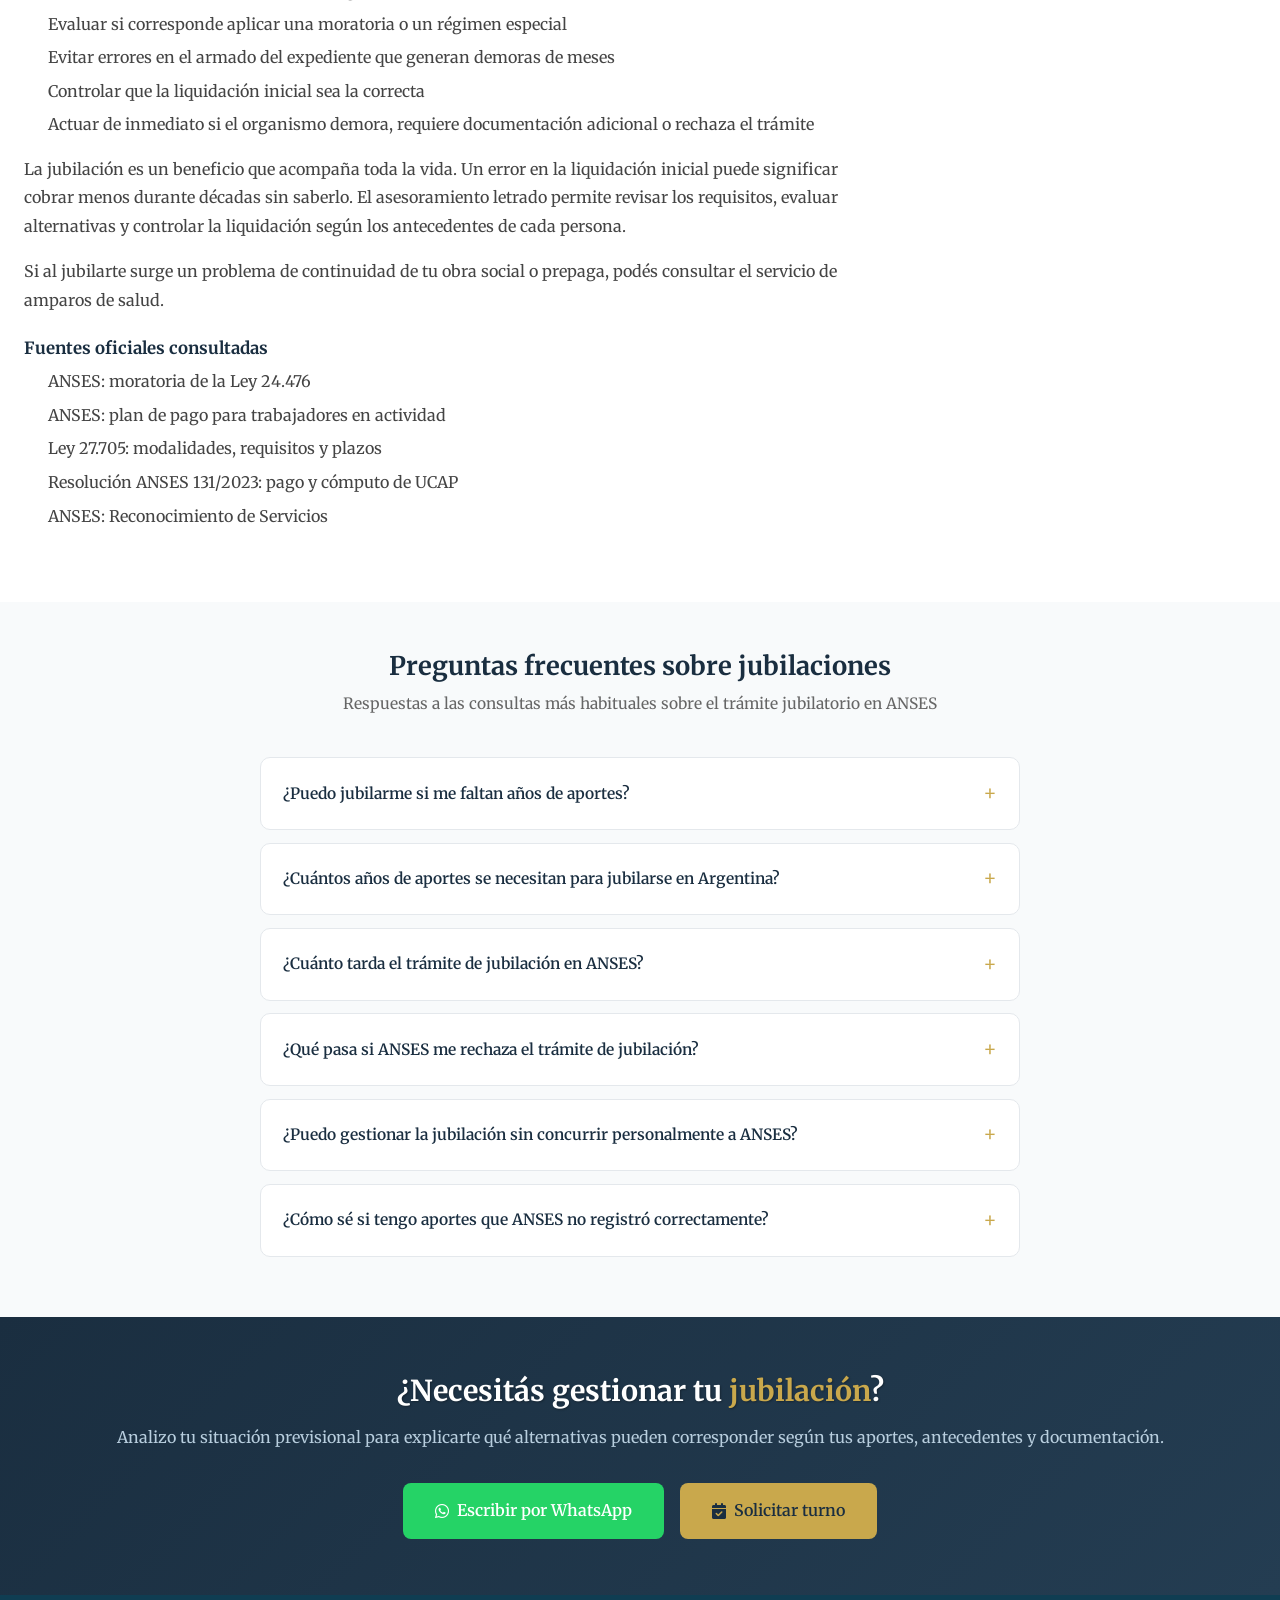
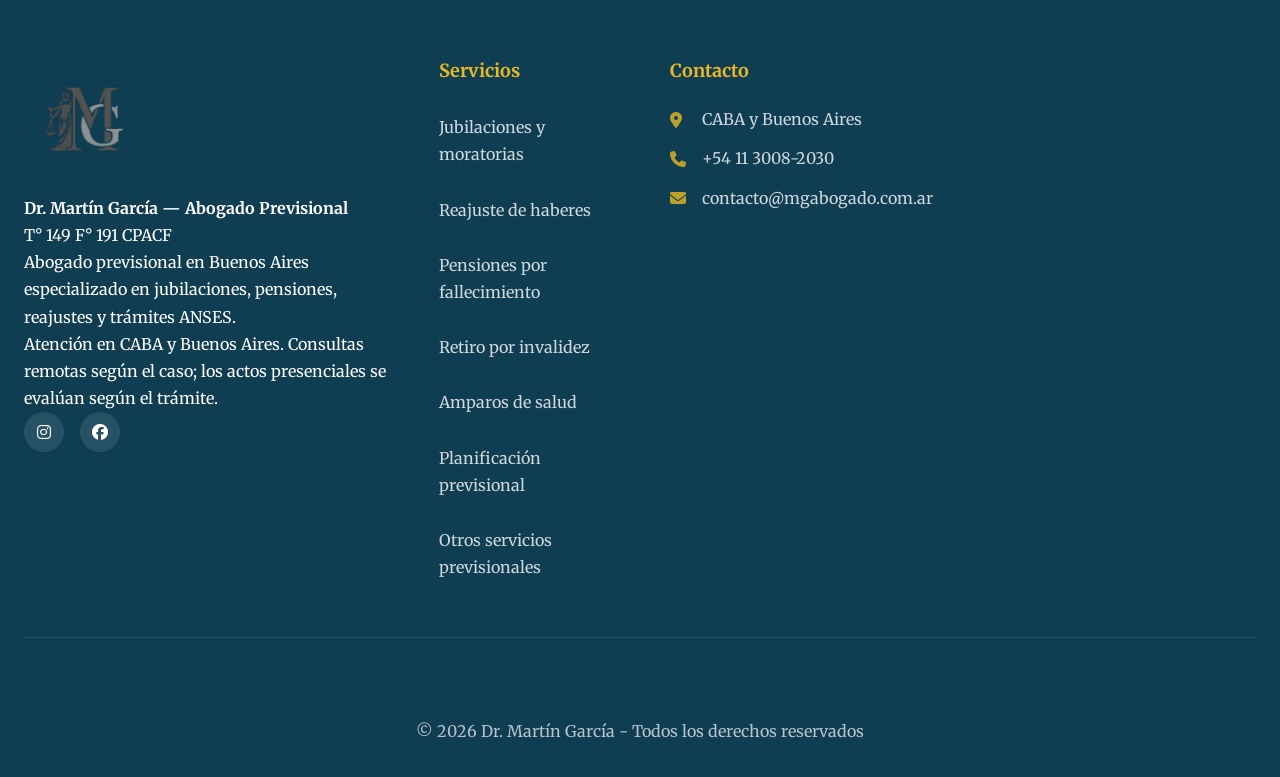
<file: gestion-jubilaciones.html>
<!DOCTYPE html>
<html lang="es">
<head>
     <!-- Google Tag Manager -->
    <script>(function(w,d,s,l,i){w[l]=w[l]||[];w[l].push({'gtm.start':
    new Date().getTime(),event:'gtm.js'});var f=d.getElementsByTagName(s)[0],
    j=d.createElement(s),dl=l!='dataLayer'?'&l='+l:'';j.async=true;j.src=
    'https://www.googletagmanager.com/gtm.js?id='+i+dl;f.parentNode.insertBefore(j,f);
    })(window,document,'script','dataLayer','GTM-MPMJT2L8');</script>
    <!-- End Google Tag Manager -->
    
    <meta charset="UTF-8">
    <meta name="viewport" content="width=device-width, initial-scale=1.0">

    <title>Jubilaciones y moratorias ANSES en CABA | Dr. Martín García</title>
    <meta name="description" content="Asesoramiento en jubilaciones y moratorias ante ANSES. Dr. Martín García, abogado previsional en CABA y Buenos Aires. Consultas remotas según el caso.">
    <meta name="author" content="Dr. Martín García">
    <meta name="robots" content="index, follow">
    <meta name="geo.region" content="AR-C">
    <meta name="geo.placename" content="Buenos Aires">

    <meta property="og:title" content="Jubilaciones y Moratorias | Dr. Martín García - Abogado Previsional">
    <meta property="og:description" content="Asesoramiento en jubilaciones y moratorias ante ANSES. Dr. Martín García, abogado previsional en CABA y Buenos Aires. Consultas remotas según el caso.">
    <meta property="og:type" content="website">
    <meta property="og:url" content="https://mgabogado.com.ar/gestion-jubilaciones">
    <meta property="og:locale" content="es_AR">

    <link rel="canonical" href="https://mgabogado.com.ar/gestion-jubilaciones">
<link rel="alternate" hreflang="es-AR" href="https://mgabogado.com.ar/gestion-jubilaciones">
<link rel="icon" type="image/x-icon" href="images/Logos/Martin Garcia Servicios Legales - Isotipo.ico">

    <script type="application/ld+json">
{
  "@context": "https://schema.org",
  "@graph": [
    {
      "@type": "Person",
      "@id": "https://mgabogado.com.ar/#person",
      "name": "Dr. Martín García",
      "url": "https://mgabogado.com.ar/",
      "image": "https://mgabogado.com.ar/images/FotoPerfil.webp",
      "jobTitle": "Abogado Previsional",
      "description": "Abogado que ejerce de manera individual, dedicado al Derecho Previsional y al Derecho de la Seguridad Social en CABA y Buenos Aires.",
      "telephone": "+541130082030",
      "email": "contacto@mgabogado.com.ar",
      "knowsAbout": [
        "Derecho Previsional",
        "Derecho de la Seguridad Social",
        "Jubilaciones",
        "Moratorias previsionales",
        "Gestión ante ANSES"
      ],
      "sameAs": [
        "https://www.instagram.com/ab.martingarcia/",
        "https://www.facebook.com/AbogadoGarciaMartin/",
        "https://ar.linkedin.com/in/martin-gabriel-garcia"
      ]
    },
    {
      "@type": "Service",
      "@id": "https://mgabogado.com.ar/gestion-jubilaciones#service",
      "name": "Gestión de Jubilaciones y Moratorias",
      "provider": {
        "@id": "https://mgabogado.com.ar/#person"
      },
      "areaServed": [
        {
          "@type": "City",
          "name": "Ciudad Autónoma de Buenos Aires"
        },
        {
          "@type": "AdministrativeArea",
          "name": "Provincia de Buenos Aires"
        }
      ],
      "description": "Asesoramiento y gestión de jubilaciones ante ANSES, análisis de aportes y evaluación de moratorias y UCAP según las condiciones aplicables.",
      "serviceType": "Derecho Previsional",
      "url": "https://mgabogado.com.ar/gestion-jubilaciones"
    },
    {
      "@type": "WebSite",
      "@id": "https://mgabogado.com.ar/#website",
      "url": "https://mgabogado.com.ar/",
      "name": "Dr. Martín García — Abogado Previsional",
      "publisher": {
        "@id": "https://mgabogado.com.ar/#person"
      },
      "inLanguage": "es-AR"
    },
    {
      "@type": "WebPage",
      "@id": "https://mgabogado.com.ar/gestion-jubilaciones#webpage",
      "url": "https://mgabogado.com.ar/gestion-jubilaciones",
      "name": "Jubilaciones y moratorias ANSES en CABA | Dr. Martín García",
      "isPartOf": {
        "@id": "https://mgabogado.com.ar/#website"
      },
      "about": {
        "@id": "https://mgabogado.com.ar/gestion-jubilaciones#service"
      },
      "primaryImageOfPage": {
        "@type": "ImageObject",
        "url": "https://mgabogado.com.ar/images/Logos/Martin%20Garcia%20Servicios%20Legales%20-%20Isotipo.png"
      },
      "inLanguage": "es-AR",
      "mainEntity": {
        "@id": "https://mgabogado.com.ar/gestion-jubilaciones#service"
      }
    }
  ]
}
</script>
    <script type="application/ld+json">
{
  "@context": "https://schema.org",
  "@type": "FAQPage",
  "mainEntity": [
    {
      "@type": "Question",
      "name": "¿Puedo jubilarme si me faltan años de aportes?",
      "acceptedAnswer": {
        "@type": "Answer",
        "text": "Puede ser posible, según tu edad, los períodos faltantes y los requisitos del régimen aplicable. La Ley 24.476 permite regularizar ciertos períodos hasta septiembre de 1993 y exige evaluación socioeconómica. Las UCAP de la Ley 27.705 están destinadas a trabajadores en actividad dentro de las edades previstas. Ninguna de estas alternativas permite completar automáticamente cualquier aporte faltante."
      }
    },
    {
      "@type": "Question",
      "name": "¿Cuántos años de aportes se necesitan para jubilarse en Argentina?",
      "acceptedAnswer": {
        "@type": "Answer",
        "text": "En el régimen general se requieren 30 años de servicios con aportes, 65 años de edad para los varones y 60 para las mujeres. Los regímenes especiales o diferenciales pueden tener otros requisitos. Las moratorias permiten regularizar determinados períodos cuando se cumplen sus condiciones; no eliminan por sí solas el requisito de servicios."
      }
    },
    {
      "@type": "Question",
      "name": "¿Cuánto tarda el trámite de jubilación en ANSES?",
      "acceptedAnswer": {
        "@type": "Answer",
        "text": "No hay un plazo único que pueda asegurarse para todos los casos. La duración depende de la documentación, la acreditación de servicios, los requerimientos de ANSES y el estado del expediente. El seguimiento profesional permite detectar y atender observaciones, pero no garantiza una fecha de resolución o de primer cobro."
      }
    },
    {
      "@type": "Question",
      "name": "¿Qué pasa si ANSES me rechaza el trámite de jubilación?",
      "acceptedAnswer": {
        "@type": "Answer",
        "text": "Es necesario revisar los fundamentos de la resolución y la fecha de notificación para evaluar las vías y los plazos aplicables. Según el caso, puede corresponder un recurso administrativo ante la CARSS o una acción judicial. Como abogado previsional, analizo la denegatoria y las alternativas disponibles, sin garantizar que el rechazo sea revertido."
      }
    },
    {
      "@type": "Question",
      "name": "¿Puedo gestionar la jubilación sin concurrir personalmente a ANSES?",
      "acceptedAnswer": {
        "@type": "Answer",
        "text": "La consulta y la revisión de documentación pueden realizarse a distancia. Para gestionar actuaciones ante ANSES mediante representación puede ser necesario otorgar un poder y cumplir las formalidades correspondientes. Algunos trámites o requerimientos exigen actos presenciales del titular; la posibilidad de gestión remota se evalúa en cada caso."
      }
    },
    {
      "@type": "Question",
      "name": "¿Cómo sé si tengo aportes que ANSES no registró correctamente?",
      "acceptedAnswer": {
        "@type": "Answer",
        "text": "Podés comparar la Historia Laboral de mi ANSES con tus certificaciones de servicios, recibos de sueldo y demás documentación laboral. Si faltan períodos, corresponde evaluar su acreditación y, cuando sea pertinente, solicitar un Reconocimiento de Servicios. La incorporación depende de las pruebas y de la evaluación de ANSES."
      }
    }
  ]
}
</script>

    <link rel="stylesheet" href="styles.css">
    <link rel="preconnect" href="https://fonts.googleapis.com">
    <link rel="preconnect" href="https://fonts.gstatic.com" crossorigin>
    <link href="https://fonts.googleapis.com/css2?family=Merriweather:wght@300;400;700;900&display=swap" rel="stylesheet" media="print" onload="this.media='all'">
    <link rel="stylesheet" href="https://cdnjs.cloudflare.com/ajax/libs/font-awesome/6.4.0/css/all.min.css" media="print" onload="this.media='all'">

    <style>
        /* ── Breadcrumb ── */
        .breadcrumb {
            background: #f4f6f8;
            padding: 0.75rem 0;
            font-size: 0.85rem;
            color: #666;
        }
        .breadcrumb a { color: var(--color-primary, #1A2E40); text-decoration: none; }
        .breadcrumb a:hover { text-decoration: underline; }
        .breadcrumb span { margin: 0 0.4rem; color: #aaa; }

        /* ── Hero interior ── */
        .page-hero {
            background: linear-gradient(135deg, #1A2E40 0%, #243d52 100%);
            color: #fff;
            padding: 4rem 0 3rem;
        }
        .page-hero__label {
            font-size: 0.78rem;
            letter-spacing: 0.15em;
            text-transform: uppercase;
            color: #C9A84C;
            font-weight: 600;
            margin-bottom: 0.75rem;
        }
        .page-hero__title {
            font-family: 'Merriweather', Georgia, serif;
            font-size: clamp(1.8rem, 4vw, 2.8rem);
            font-weight: 900;
            line-height: 1.25;
            margin-bottom: 1rem;
        }
        .page-hero__title em { color: #C9A84C; font-style: normal; }
        .page-hero__desc {
            font-size: 1.05rem;
            line-height: 1.7;
            color: #b8cede;
            max-width: 620px;
            margin-bottom: 2rem;
        }
        .page-hero__badges { display: flex; flex-wrap: wrap; gap: 0.6rem; }
        .badge-item {
            background: rgba(201,168,76,0.15);
            border: 1px solid rgba(201,168,76,0.35);
            color: #C9A84C;
            font-size: 0.8rem;
            padding: 0.3rem 0.9rem;
            border-radius: 20px;
        }

        /* ── Contenido principal ── */
        .page-content { padding: 3.5rem 0; }
        .content-grid {
            display: grid;
            grid-template-columns: 1fr 320px;
            gap: 3rem;
            align-items: start;
        }
        @media (max-width: 768px) {
            .content-grid { grid-template-columns: 1fr; }
            .content-grid > .sidebar { order:0; position:static; }
        }

        /* ── Texto del artículo ── */
        .article h2 {
            font-family: 'Merriweather', Georgia, serif;
            font-size: 1.4rem;
            font-weight: 700;
            color: #1A2E40;
            margin: 2rem 0 0.8rem;
            padding-bottom: 0.5rem;
            border-bottom: 2px solid #C9A84C;
            display: inline-block;
        }
        .article h3 {
            font-size: 1.05rem;
            font-weight: 700;
            color: #1A2E40;
            margin: 1.5rem 0 0.5rem;
        }
        .article p {
            font-size: 1rem;
            line-height: 1.8;
            color: #444;
            margin-bottom: 1rem;
        }
        .article ul {
            margin: 0.5rem 0 1rem 1.2rem;
            color: #444;
        }
        .article ul li {
            font-size: 1rem;
            line-height: 1.7;
            margin-bottom: 0.4rem;
            padding-left: 0.3rem;
        }
        .article ul li::marker { color: #C9A84C; }

        .info-box {
            background: #f0f5f9;
            border-left: 4px solid #1A2E40;
            padding: 1.2rem 1.4rem;
            border-radius: 0 8px 8px 0;
            margin: 1.5rem 0;
        }
        .info-box p { margin: 0; color: #333; font-size: 0.97rem; }
        .info-box strong { color: #1A2E40; }

        .warning-box {
            background: #fffbf0;
            border-left: 4px solid #C9A84C;
            padding: 1.2rem 1.4rem;
            border-radius: 0 8px 8px 0;
            margin: 1.5rem 0;
        }
        .warning-box p { margin: 0; color: #555; font-size: 0.97rem; }

        /* ── Proceso paso a paso ── */
        .steps { margin: 1.5rem 0; }
        .step {
            display: flex;
            gap: 1.2rem;
            margin-bottom: 1.2rem;
            align-items: flex-start;
        }
        .step__num {
            min-width: 36px;
            height: 36px;
            background: #1A2E40;
            color: #C9A84C;
            border-radius: 50%;
            display: flex;
            align-items: center;
            justify-content: center;
            font-weight: 700;
            font-size: 0.9rem;
            flex-shrink: 0;
        }
        .step__text h3 {font-size: 0.97rem; font-weight: 700; color: #1A2E40; margin-bottom: 0.2rem; margin-top:0; }
        .step__text p { font-size: 0.93rem; color: #555; line-height: 1.6; margin: 0; }

        /* ── Sidebar ── */
        .sidebar { display: flex; flex-direction: column; gap: 1.2rem; position: sticky; top: 100px; }
        .sidebar-card {
            background: #fff;
            border: 1px solid #e4e8ec;
            border-radius: 12px;
            padding: 1.4rem;
            box-shadow: 0 2px 12px rgba(0,0,0,0.05);
        }
        .sidebar-card h4 {
            font-family: 'Merriweather', Georgia, serif;
            font-size: 1rem;
            font-weight: 700;
            color: #1A2E40;
            margin-bottom: 1rem;
        }
        .sidebar-card .btn-primary {
            display: block;
            background: #1A2E40;
            color: #fff;
            text-align: center;
            padding: 0.85rem;
            border-radius: 8px;
            text-decoration: none;
            font-weight: 600;
            font-size: 0.95rem;
            margin-bottom: 0.7rem;
            transition: background 0.2s;
        }
        .sidebar-card .btn-primary:hover { background: #243d52; }
        .sidebar-card .btn-wsp {
            display: block;
            background: #25D366;
            color: #fff;
            text-align: center;
            padding: 0.85rem;
            border-radius: 8px;
            text-decoration: none;
            font-weight: 600;
            font-size: 0.95rem;
            transition: background 0.2s;
        }
        .sidebar-card .btn-wsp:hover { background: #1ebe5a; }
        .sidebar-card .btn-wsp i, .sidebar-card .btn-primary i { margin-right: 0.5rem; }
        .sidebar-tel {
            text-align: center;
            margin-top: 0.8rem;
            font-size: 0.88rem;
            color: #666;
        }
        .sidebar-tel a { color: #1A2E40; font-weight: 600; text-decoration: none; }

        .services-list { list-style: none; padding: 0; margin: 0; }
        .services-list li {
            padding: 0.5rem 0;
            border-bottom: 1px solid #f0f0f0;
            font-size: 0.9rem;
        }
        .services-list li:last-child { border-bottom: none; }
        .services-list a {
            color: #444;
            text-decoration: none;
            display: flex;
            align-items: center;
            gap: 0.5rem;
            transition: color 0.2s;
        }
        .services-list a:hover { color: #1A2E40; }
        .services-list a i { color: #C9A84C; font-size: 0.75rem; }
        .services-list li.active a { color: #1A2E40; font-weight: 600; }

        /* ── FAQ ── */
        .faq-section { padding: 3rem 0; background: #f8fafb; }
        .faq-section h2 {
            font-family: 'Merriweather', Georgia, serif;
            font-size: 1.6rem;
            color: #1A2E40;
            margin-bottom: 0.5rem;
            text-align: center;
        }
        .faq-section .faq-subtitle {
            text-align: center;
            color: #666;
            margin-bottom: 2.5rem;
            font-size: 0.97rem;
        }
        .faq-grid { max-width: 760px; margin: 0 auto; }
        details.faq-item {
            background: #fff;
            border: 1px solid #e4e8ec;
            border-radius: 10px;
            margin-bottom: 0.8rem;
            overflow: hidden;
        }
        details.faq-item summary {
            padding: 1.1rem 1.4rem;
            font-weight: 600;
            font-size: 0.97rem;
            color: #1A2E40;
            cursor: pointer;
            list-style: none;
            display: flex;
            justify-content: space-between;
            align-items: center;
        }
        details.faq-item summary::after {
            content: '+';
            font-size: 1.3rem;
            color: #C9A84C;
            font-weight: 300;
            flex-shrink: 0;
        }
        details.faq-item[open] summary::after { content: '−'; }
        details.faq-item p {
            padding: 0 1.4rem 1.2rem;
            font-size: 0.95rem;
            color: #555;
            line-height: 1.75;
            margin: 0;
        }

        /* ── CTA final ── */
        .cta-section {
            background: linear-gradient(135deg, #1A2E40, #243d52);
            color: #fff;
            padding: 3.5rem 0;
            text-align: center;
        }
        .cta-section h2 {
            font-family: 'Merriweather', Georgia, serif;
            font-size: 1.8rem;
            margin-bottom: 0.8rem;
        }
        .cta-section h2 em { color: #C9A84C; font-style: normal; }
        .cta-section p { color: #b8cede; font-size: 1rem; margin-bottom: 2rem; }
        .cta-buttons { display: flex; gap: 1rem; justify-content: center; flex-wrap: wrap; }
        .cta-buttons a {
            padding: 0.9rem 2rem;
            border-radius: 8px;
            font-weight: 600;
            font-size: 1rem;
            text-decoration: none;
            display: inline-flex;
            align-items: center;
            gap: 0.5rem;
            transition: transform 0.2s;
        }
        .cta-buttons a:hover { transform: translateY(-2px); }
        .cta-btn-main { background: #C9A84C; color: #1A2E40; }
        .cta-btn-wsp { background: #25D366; color: #fff; }
    </style>
</head>
<body>
<noscript><iframe src="https://www.googletagmanager.com/ns.html?id=GTM-MPMJT2L8" height="0" width="0" style="display:none;visibility:hidden"></iframe></noscript>

    <!-- HEADER (igual al index) -->
    <header class="header" id="header">
        <nav class="nav container">
            <div class="nav__brand">
                <img src="images/Logo.webp" alt="Dr. Martín García - Abogado previsional en Buenos Aires" class="nav__logo">
                <span class="nav__name">Abogado Martín García</span>
            </div>
            <div class="nav__menu" id="nav-menu">
                <ul class="nav__list">
                    <li class="nav__item"><a href="/#inicio" class="nav__link">Inicio</a></li>
                    <li class="nav__item"><a href="/#sobre-mi" class="nav__link">Sobre Mí</a></li>
                    <li class="nav__item"><a href="/#servicios" class="nav__link active-link">Servicios</a></li>
                    <li class="nav__item"><a href="https://blog.mgabogado.com.ar" target="_blank" rel="noopener noreferrer" class="nav__link">Blog</a></li>
                    <li class="nav__item"><a href="/#faq" class="nav__link">FAQ</a></li>
                    <li class="nav__item"><a href="/#contacto" class="nav__link">Contacto</a></li>
                </ul>
                <div class="nav__close" id="nav-close"><i class="fas fa-times"></i></div>
            </div>
            <div class="nav__toggle" id="nav-toggle"><i class="fas fa-bars"></i></div>
        </nav>
    </header>

    <!-- BREADCRUMB -->
    <div class="breadcrumb">
        <div class="container">
            <a href="/">Inicio</a>
            <span>›</span>
            <a href="/#servicios">Servicios</a>
            <span>›</span>
            Jubilaciones y Moratorias
        </div>
    </div>

    <!-- HERO -->
    <section class="page-hero">
        <div class="container">
            <p class="page-hero__label">Derecho Previsional · Jubilaciones</p>
           <h1 class="page-hero__title" style="color: #ffffff; text-shadow: 2px 2px 4px rgba(0,0,0,0.5);">
    Asesoramiento y Gestión<br>de <em>Jubilaciones</em><br>ante ANSES
</h1>
            <p class="page-hero__desc">
                Como abogado previsional, brindo asesoramiento y gestión de jubilaciones ante ANSES. Analizo tu historia laboral, los aportes registrados y la documentación disponible para evaluar las alternativas que correspondan e iniciar el trámite jubilatorio según tu situación.
            </p>
            <div class="page-hero__badges">
                <span class="badge-item"><i class="fas fa-check"></i> Jubilación ordinaria</span>
                <span class="badge-item"><i class="fas fa-check"></i> Moratoria previsional</span>
                <span class="badge-item"><i class="fas fa-check"></i> Aportes incompletos</span>
                <span class="badge-item"><i class="fas fa-check"></i> Regímenes especiales</span>
                <span class="badge-item"><i class="fas fa-check"></i> Consultas remotas según el caso</span>
            </div>
        </div>
    </section>

    <!-- CONTENIDO PRINCIPAL -->
    <section class="page-content">
        <div class="container">
            <div class="content-grid">

                <!-- ARTÍCULO -->
                <article class="article">

                    <h2>¿Qué es la jubilación ordinaria y quiénes pueden acceder?</h2>
                    <p>
                        La jubilación ordinaria es el beneficio previsional al que accede una persona cuando cumple los requisitos de edad y años de aportes establecidos por la Ley 24.241 del Sistema Integrado Previsional Argentino (SIPA). En términos generales, se requieren <strong>65 años de edad para los hombres y 60 años para las mujeres</strong>, junto con un mínimo de <strong>30 años de servicios con aportes</strong>.
                    </p>
                    <p>
                        Sin embargo, el sistema previsional argentino es complejo y contempla múltiples variantes: regímenes diferenciales para tareas insalubres o de fuerza, convenios internacionales de reciprocidad, regímenes docentes y provinciales, entre otros. Podés consultar estas situaciones en la página de <a href="/otros-servicios-previsionales">regímenes especiales y otros servicios previsionales</a>. Cada situación laboral puede dar lugar a una estrategia previsional distinta.
                    </p>

                    <div class="info-box">
                        <p><strong>Importante:</strong> Los requisitos de edad y aportes pueden variar según el tipo de actividad desarrollada. Quienes realizaron tareas en condiciones de insalubridad o riesgo pueden acceder al beneficio antes de la edad general. Es fundamental <a href="/planificacion-previsional">analizar la historia laboral</a> completa antes de iniciar cualquier trámite.</p>
                    </div>

                    <h2>¿Qué es la moratoria previsional y cómo funciona?</h2>
                    <p>
                        Las <a href="https://blog.mgabogado.com.ar/2026/08/moratoria-previsional-24476-27705-requisitos.html">moratorias</a> permiten regularizar determinados períodos sin aportes para completar los servicios necesarios para jubilarse. No cubren cualquier período faltante ni garantizan el acceso a la jubilación: hay que revisar la edad, la historia laboral y las condiciones de cada régimen.
                    </p>

                    <h3>Moratoria de la Ley 24.476</h3>
                    <p>
                        La Ley 24.476 permite regularizar deuda previsional por períodos comprendidos entre el <strong>1 de enero de 1955 y el 30 de septiembre de 1993</strong>, desde los 18 años de edad. La adhesión para acceder a una prestación está sujeta a una <strong>evaluación socioeconómica</strong>. La deuda puede cancelarse de contado o en un plan de hasta 60 cuotas, con actualización de sus importes. Cuando corresponde, las cuotas se descuentan del haber jubilatorio.
                    </p>
                    <p>
                        Su utilidad depende de cuántos períodos puedan regularizarse y de los aportes ya acreditados. No permite completar automáticamente todos los años faltantes ni regularizar con esta ley períodos posteriores a septiembre de 1993.
                    </p>

                    <h3>UCAP de la Ley 27.705 para trabajadores en actividad</h3>
                    <p>
                        Las <strong>Unidades de Cancelación de Aportes Previsionales (UCAP)</strong> están destinadas a mujeres de 50 a 59 años y varones de 55 a 64 años. Permiten cancelar períodos faltantes desde los 18 años y hasta marzo de 2012 inclusive, si la persona residió en el país y no tuvo actividad registrada en relación de dependencia, como autónoma o monotributista durante esos períodos.
                    </p>
                    <p>
                        Se abonan mediante <strong>volante electrónico de pago (VEP)</strong>, según los períodos elegidos y las posibilidades de pago; no se descuentan de una futura jubilación. ANSES no aplica la evaluación socioeconómica propia de la Ley 24.476, pero se deben justificar los ingresos para el pago y utilizar fondos bancarizados. Cada UCAP cuenta como un mes de servicio para la Prestación Básica Universal (PBU); no se utiliza para calcular la Prestación Compensatoria (PC) ni la Prestación Adicional por Permanencia (PAP).
                    </p>

                    <div class="warning-box">
                        <p><strong>Atención:</strong> Las UCAP para trabajadores en actividad son distintas de la Unidad de Pago de Deuda Previsional para personas con edad jubilatoria, cuyo plazo de adhesión previsto en el capítulo II de la Ley 27.705 venció en marzo de 2025. No debe confundirse esa modalidad con las UCAP del capítulo III. La alternativa aplicable se evalúa según la normativa vigente y la situación individual.</p>
                    </div>

                    <h2>Reconocimiento de servicios no registrados</h2>
                    <p>
                        El <strong>Reconocimiento de Servicios</strong> es una resolución de ANSES que reconoce servicios y aportes del ámbito nacional. Si faltan períodos en la historia laboral, corresponde evaluar su acreditación mediante la probatoria de servicios y documentación respaldatoria, como certificaciones de empleadores, recibos de sueldo o comprobantes de afiliación a obra social. Su reconocimiento depende de las pruebas y de la evaluación del organismo.
                    </p>
                    <p>
                        Este procedimiento puede ayudar a acreditar los años necesarios y determinar si hace falta una regularización adicional. Su eventual incidencia en el haber depende de los servicios reconocidos y de las reglas de cálculo aplicables; no garantiza un haber mayor.
                    </p>

                    <h2>¿Cómo es el proceso de gestión con el Dr. Martín García?</h2>
                    <div class="steps">
                        <div class="step">
                            <div class="step__num">1</div>
                            <div class="step__text">
                                <h3>Análisis de historia laboral</h3>
                                <p>Reviso tu CUIL en los sistemas de ANSES y AFIP, detecto aportes registrados, períodos faltantes y posibles errores en la base de datos del organismo.</p>
                            </div>
                        </div>
                        <div class="step">
                            <div class="step__num">2</div>
                            <div class="step__text">
                                <h3>Estrategia previsional personalizada</h3>
                                <p>En función de tu situación concreta diseño la mejor alternativa: jubilación ordinaria, con moratoria, reconocimiento de servicios, régimen especial u otras opciones aplicables.</p>
                            </div>
                        </div>
                        <div class="step">
                            <div class="step__num">3</div>
                            <div class="step__text">
                                <h3>Armado del expediente</h3>
                                <p>Reúno la documentación necesaria, preparo el legajo completo y presento el expediente ante ANSES con el patrocinio letrado correspondiente.</p>
                            </div>
                        </div>
                        <div class="step">
                            <div class="step__num">4</div>
                            <div class="step__text">
                                <h3>Seguimiento riguroso</h3>
                                <p>Monitoreo el estado del expediente en todas sus instancias, respondo a pedidos de documentación adicional y actúo ante cualquier demora o irregularidad.</p>
                            </div>
                        </div>
                        <div class="step">
                            <div class="step__num">5</div>
                            <div class="step__text">
                                <h3>Primer cobro y cierre</h3>
                                <p>Te acompaño hasta verificar que el haber liquidado sea el correcto y que el primer cobro se efectúe sin inconvenientes. En caso de <a href="/reajuste-de-haberes">error en la liquidación inicial</a>, actúo de inmediato.</p>
                            </div>
                        </div>
                    </div>

                    <h2>¿Por qué conviene iniciar el trámite con un abogado previsional?</h2>
                    <p>
                        El sistema previsional argentino es uno de los más complejos del mundo en términos normativos. ANSES gestiona millones de expedientes y los errores en la carga de datos, en el cómputo de aportes o en la liquidación del haber son frecuentes. Un abogado especializado en derecho previsional puede:
                    </p>
                    <ul>
                        <li>Detectar aportes que ANSES no tiene registrados correctamente</li>
                        <li>Evaluar si corresponde aplicar una moratoria o un régimen especial</li>
                        <li>Evitar errores en el armado del expediente que generan demoras de meses</li>
                        <li>Controlar que la liquidación inicial sea la correcta</li>
                        <li>Actuar de inmediato si el organismo demora, requiere documentación adicional o <a href="https://blog.mgabogado.com.ar/2026/07/anses-rechazo-jubilacion-que-hacer.html">rechaza el trámite</a></li>
                    </ul>
                    <p>
                        La jubilación es un beneficio que acompaña toda la vida. Un error en la liquidación inicial puede significar cobrar menos durante décadas sin saberlo. El asesoramiento letrado permite revisar los requisitos, evaluar alternativas y controlar la liquidación según los antecedentes de cada persona.
                    </p>

                    <p>Si al jubilarte surge un problema de continuidad de tu obra social o prepaga, podés consultar el servicio de <a href="/amparos-de-salud">amparos de salud</a>.</p>

                    <h3>Fuentes oficiales consultadas</h3>
                    <ul>
                        <li><a href="https://www.anses.gob.ar/jubilaciones-y-pensiones/regimenes-jubilatorios/moratorias-previsionales" target="_blank" rel="noopener noreferrer">ANSES: moratoria de la Ley 24.476</a></li>
                        <li><a href="https://www.anses.gob.ar/jubilaciones-y-pensiones/plan-de-pago-de-deuda-previsional/nuevo-plan-de-pago-de-deuda-previsional-para-trabajadoras-y-trabajadores" target="_blank" rel="noopener noreferrer">ANSES: plan de pago para trabajadores en actividad</a></li>
                        <li><a href="https://www.argentina.gob.ar/normativa/nacional/norma-380615/texto" target="_blank" rel="noopener noreferrer">Ley 27.705: modalidades, requisitos y plazos</a></li>
                        <li><a href="https://www.argentina.gob.ar/normativa/nacional/resoluci%C3%B3n-131-2023-385937/texto" target="_blank" rel="noopener noreferrer">Resolución ANSES 131/2023: pago y cómputo de UCAP</a></li>
                        <li><a href="https://www.anses.gob.ar/noticias/como-obtener-el-reconocimiento-de-servicios-en-anses" target="_blank" rel="noopener noreferrer">ANSES: Reconocimiento de Servicios</a></li>
                    </ul>

                </article>

                <!-- SIDEBAR -->
                <aside class="sidebar">
                    <div class="sidebar-card">
                        <h4>Consultar sobre mi jubilación</h4>
                        <a href="https://wa.me/541130082030?text=Hola%20Dr.%20García,%20quiero%20consultar%20sobre%20mi%20jubilación" target="_blank" rel="noopener noreferrer" class="btn-wsp">
                            <i class="fab fa-whatsapp"></i> WhatsApp directo
                        </a>
                        <div style="height:0.7rem;"></div>
                        <a href="/#contacto" class="btn-primary">
                            <i class="fas fa-envelope"></i> Enviar consulta
                        </a>
                        <p class="sidebar-tel">
                            o llamá al <a href="tel:+541130082030">+54 11 3008-2030</a>
                        </p>
                    </div>

                    <div class="sidebar-card">
                        <h4>Otros servicios previsionales</h4>
                        <ul class="services-list">
                            <li class="active"><a href="/gestion-jubilaciones"><i class="fas fa-chevron-right"></i> Jubilaciones y moratorias</a></li>
                            <li><a href="/reajuste-de-haberes"><i class="fas fa-chevron-right"></i> Reajuste de haberes</a></li>
                            <li><a href="/pensiones-por-fallecimiento"><i class="fas fa-chevron-right"></i> Pensiones por fallecimiento</a></li>
                            <li><a href="/retiro-por-invalidez"><i class="fas fa-chevron-right"></i> Retiro por invalidez</a></li>
                            <li><a href="/amparos-de-salud"><i class="fas fa-chevron-right"></i> Amparos de salud</a></li>
                            <li><a href="/planificacion-previsional"><i class="fas fa-chevron-right"></i> Planificación previsional</a></li>
                            <li><a href="/otros-servicios-previsionales"><i class="fas fa-chevron-right"></i> Otros servicios previsionales</a></li>
                        </ul>
                    </div>

                    <div class="sidebar-card" style="background:#1A2E40;color:#fff;">
                        <h4 style="color:#C9A84C;">Dr. Martín García — Abogado Previsional</h4>
                        <p style="font-size:0.88rem;color:#b8cede;line-height:1.6;margin-bottom:0.5rem;">T° 149 F° 191 CPACF</p>
                        <p style="font-size:0.88rem;color:#b8cede;line-height:1.6;">Abogado Previsional dedicado al Derecho Previsional y de la Seguridad Social. Atención en CABA y Buenos Aires, con consultas remotas para otras localidades según el caso. La gestión ante ANSES puede requerir poderes, documentación o actos presenciales.</p>
                    </div>
                </aside>

            </div>
        </div>
    </section>

    <!-- FAQ -->
    <section class="faq-section">
        <div class="container">
            <h2>Preguntas frecuentes sobre jubilaciones</h2>
            <p class="faq-subtitle">Respuestas a las consultas más habituales sobre el trámite jubilatorio en ANSES</p>
            <div class="faq-grid">

                <details class="faq-item">
                    <summary>¿Puedo jubilarme si me faltan años de aportes?</summary>
                    <p>Puede ser posible, según tu edad, los períodos faltantes y los requisitos del régimen aplicable. La Ley 24.476 permite regularizar ciertos períodos hasta septiembre de 1993 y exige evaluación socioeconómica. Las UCAP de la Ley 27.705 están destinadas a trabajadores en actividad dentro de las edades previstas. Ninguna de estas alternativas permite completar automáticamente cualquier aporte faltante.</p>
                </details>

                <details class="faq-item">
                    <summary>¿Cuántos años de aportes se necesitan para jubilarse en Argentina?</summary>
                    <p>En el régimen general se requieren 30 años de servicios con aportes, 65 años de edad para los varones y 60 para las mujeres. Los regímenes especiales o diferenciales pueden tener otros requisitos. Las moratorias permiten regularizar determinados períodos cuando se cumplen sus condiciones; no eliminan por sí solas el requisito de servicios.</p>
                </details>

                <details class="faq-item">
                    <summary>¿Cuánto tarda el trámite de jubilación en ANSES?</summary>
                    <p>No hay un plazo único que pueda asegurarse para todos los casos. La duración depende de la documentación, la acreditación de servicios, los requerimientos de ANSES y el estado del expediente. El seguimiento profesional permite detectar y atender observaciones, pero no garantiza una fecha de resolución o de primer cobro.</p>
                </details>

                <details class="faq-item">
                    <summary>¿Qué pasa si ANSES me rechaza el trámite de jubilación?</summary>
                    <p>Es necesario revisar los fundamentos de la resolución y la fecha de notificación para evaluar las vías y los plazos aplicables. Según el caso, puede corresponder un recurso administrativo ante la CARSS o una acción judicial. Como abogado previsional, analizo la denegatoria y las alternativas disponibles, sin garantizar que el rechazo sea revertido.</p>
                </details>

                <details class="faq-item">
                    <summary>¿Puedo gestionar la jubilación sin concurrir personalmente a ANSES?</summary>
                    <p>La consulta y la revisión de documentación pueden realizarse a distancia. Para gestionar actuaciones ante ANSES mediante representación puede ser necesario otorgar un poder y cumplir las formalidades correspondientes. Algunos trámites o requerimientos exigen actos presenciales del titular; la posibilidad de gestión remota se evalúa en cada caso.</p>
                </details>

                <details class="faq-item">
                    <summary>¿Cómo sé si tengo aportes que ANSES no registró correctamente?</summary>
                    <p>Podés comparar la Historia Laboral de mi ANSES con tus certificaciones de servicios, recibos de sueldo y demás documentación laboral. Si faltan períodos, corresponde evaluar su acreditación y, cuando sea pertinente, solicitar un Reconocimiento de Servicios. La incorporación depende de las pruebas y de la evaluación de ANSES.</p>
                </details>

            </div>
        </div>
</section>

<!-- ARTÍCULOS RELACIONADOS -->
<section class="related-posts-section">

    <div
        id="blog-posts"
        data-label="Jubilaciones"
        data-limit="3">
    </div>

</section>
    <!-- CTA FINAL -->
    <section class="cta-section">
        <div class="container">
            <h2 style="color: #ffffff; text-shadow: 1px 1px 2px rgba(0,0,0,0.3);">
    ¿Necesitás gestionar tu <em>jubilación</em>?
</h2>
            <p>Analizo tu situación previsional para explicarte qué alternativas pueden corresponder según tus aportes, antecedentes y documentación.</p>
            <div class="cta-buttons">
                <a href="https://wa.me/541130082030?text=Hola%20Dr.%20García,%20quiero%20consultar%20sobre%20mi%20jubilación" target="_blank" rel="noopener noreferrer" class="cta-btn-wsp">
                    <i class="fab fa-whatsapp"></i> Escribir por WhatsApp
                </a>
                <a href="/#contacto" class="cta-btn-main">
                    <i class="fas fa-calendar-check"></i> Solicitar turno
                </a>
            </div>
        </div>
    </section>

    <!-- FOOTER (igual al index) -->
    <footer class="footer">
        <div class="container">
            <div class="footer__content">
                <div class="footer__brand">
                    <img src="images/Logo.webp" alt="Logo Dr. Martín García" class="footer__logo" loading="lazy">
                    <div class="footer__legal">
                        <p><strong>Dr. Martín García — Abogado Previsional</strong></p>
                        <p>T° 149 F° 191 CPACF</p>
                        <p>Abogado previsional en Buenos Aires especializado en jubilaciones, pensiones, reajustes y trámites ANSES.</p>
                        <p>Atención en CABA y Buenos Aires. Consultas remotas según el caso; los actos presenciales se evalúan según el trámite.</p>
                    </div>
                    <div class="footer__social">
                        <a href="https://www.instagram.com/ab.martingarcia/" target="_blank" rel="noopener noreferrer" class="footer__social-link" title="Instagram">
                            <i class="fab fa-instagram"></i>
                        </a>
                        <a href="https://www.facebook.com/AbogadoGarciaMartin/" target="_blank" rel="noopener noreferrer" class="footer__social-link" title="Facebook">
                            <i class="fab fa-facebook"></i>
                        </a>
                    </div>
                </div>
                <div class="footer__links">
                    <h4 class="footer__title">Servicios</h4>
                    <ul class="footer__list">
                        <li><a href="/gestion-jubilaciones" class="footer__link">Jubilaciones y moratorias</a></li>
                        <li><a href="/reajuste-de-haberes" class="footer__link">Reajuste de haberes</a></li>
                        <li><a href="/pensiones-por-fallecimiento" class="footer__link">Pensiones por fallecimiento</a></li>
                        <li><a href="/retiro-por-invalidez" class="footer__link">Retiro por invalidez</a></li>
                        <li><a href="/amparos-de-salud" class="footer__link">Amparos de salud</a></li>
                        <li><a href="/planificacion-previsional" class="footer__link">Planificación previsional</a></li>
                        <li><a href="/otros-servicios-previsionales" class="footer__link">Otros servicios previsionales</a></li>
                    </ul>
                </div>
                <div class="footer__contact">
                    <h4 class="footer__title">Contacto</h4>
                    <ul class="footer__list">
                        <li><i class="fas fa-map-marker-alt"></i> CABA y Buenos Aires</li>
                        <li><i class="fas fa-phone"></i> +54 11 3008-2030</li>
                        <li><i class="fas fa-envelope"></i> contacto@mgabogado.com.ar</li>
                    </ul>
                </div>
            </div>
            <div class="footer__bottom">
                <p>© 2026 Dr. Martín García - Todos los derechos reservados</p>
            </div>
        </div>
    </footer>

    <a href="https://wa.me/541130082030?text=Hola%20Dr.%20García,%20vi%20su%20página%20sobre%20jubilaciones%20y%20quería%20hacer%20una%20consulta"
       class="whatsapp-button" target="_blank" rel="noopener noreferrer"
       title="Consultar por WhatsApp" aria-label="WhatsApp Dr. Martín García">
        <i class="fab fa-whatsapp"></i>
    </a>

   <script src="script.js"></script> 
      <script src="blog-feed.js"></script>
    <script type="application/ld+json">
   
        
{
  "@context": "https://schema.org/",
  "@type": "BreadcrumbList",
  "itemListElement": [{
    "@type": "ListItem", "position": 1, "name": "Inicio", "item": "https://mgabogado.com.ar/"
  },{
    "@type": "ListItem", "position": 2, "name": "Servicios", "item": "https://mgabogado.com.ar/#servicios"
  },{
    "@type": "ListItem", "position": 3, "name": "Jubilaciones y Moratorias", "item": "https://mgabogado.com.ar/gestion-jubilaciones"
  }]
}
</script>
</body>
</html>
</file>
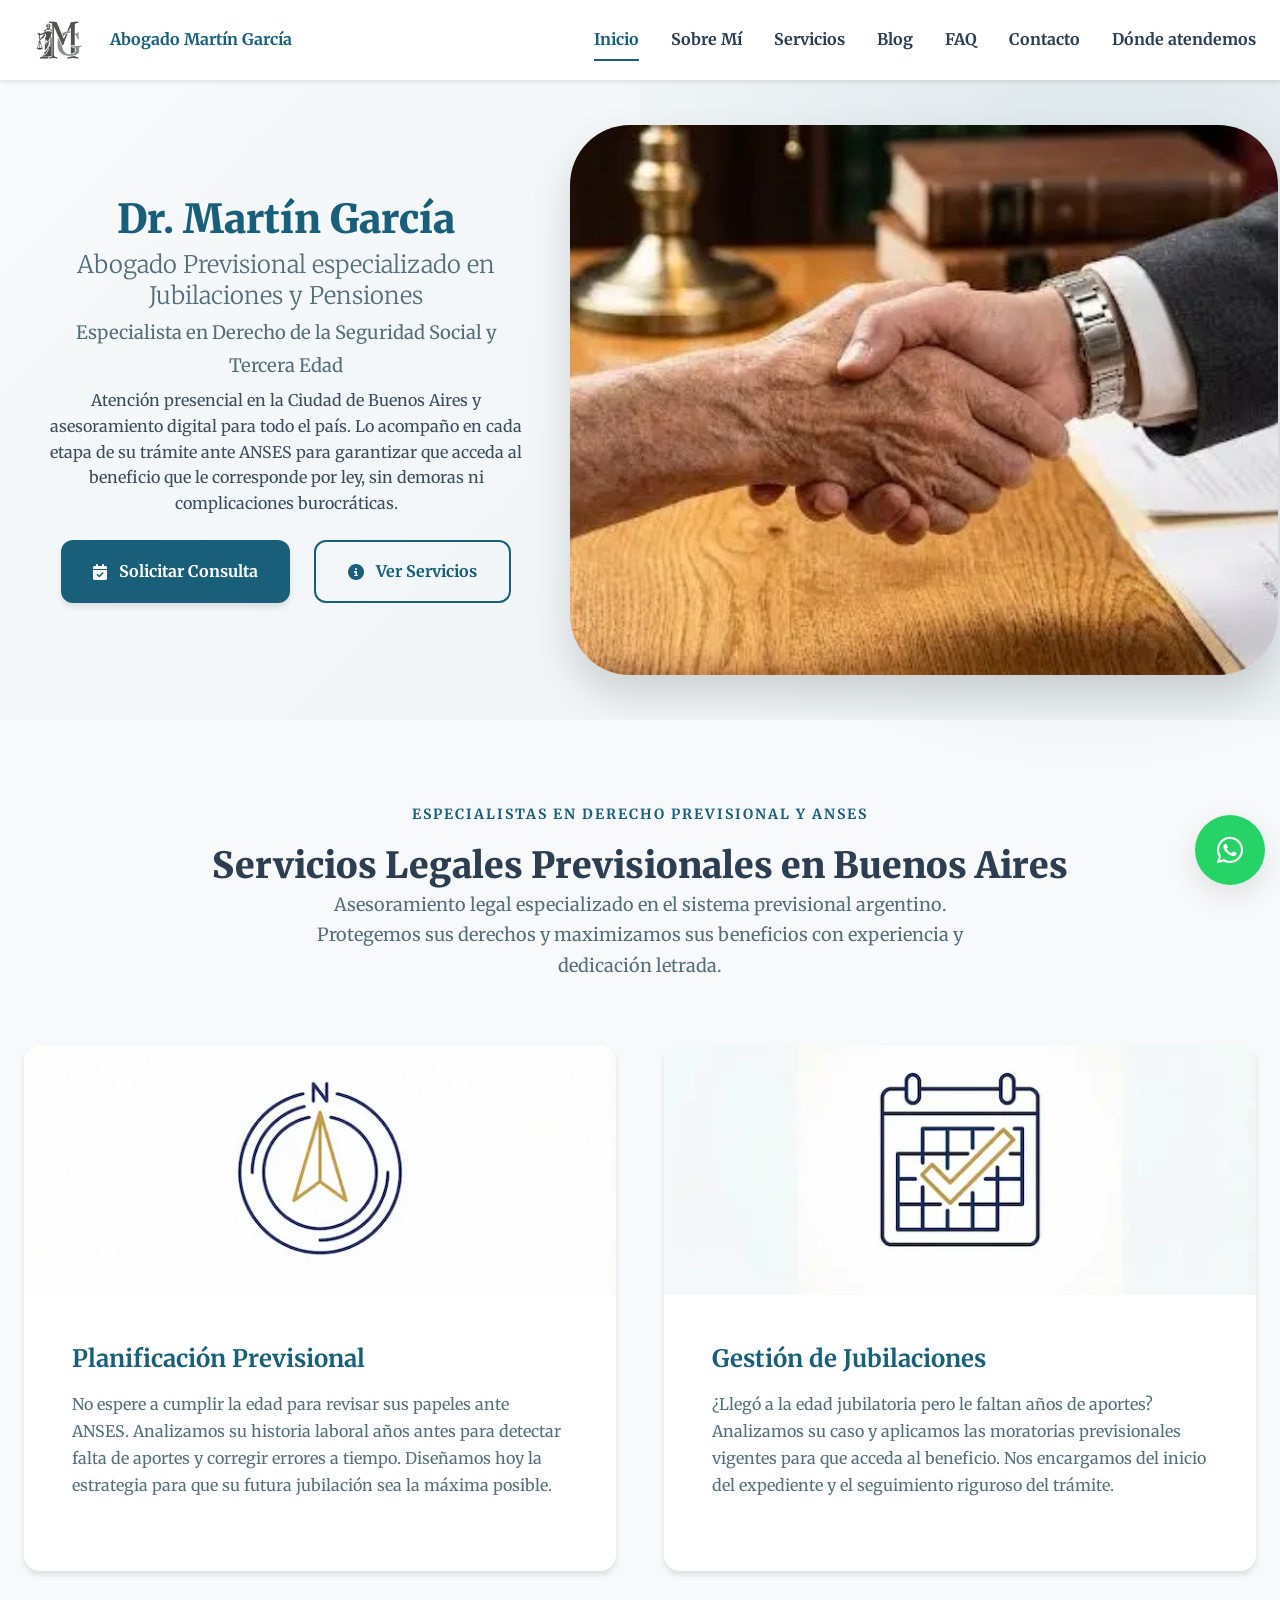
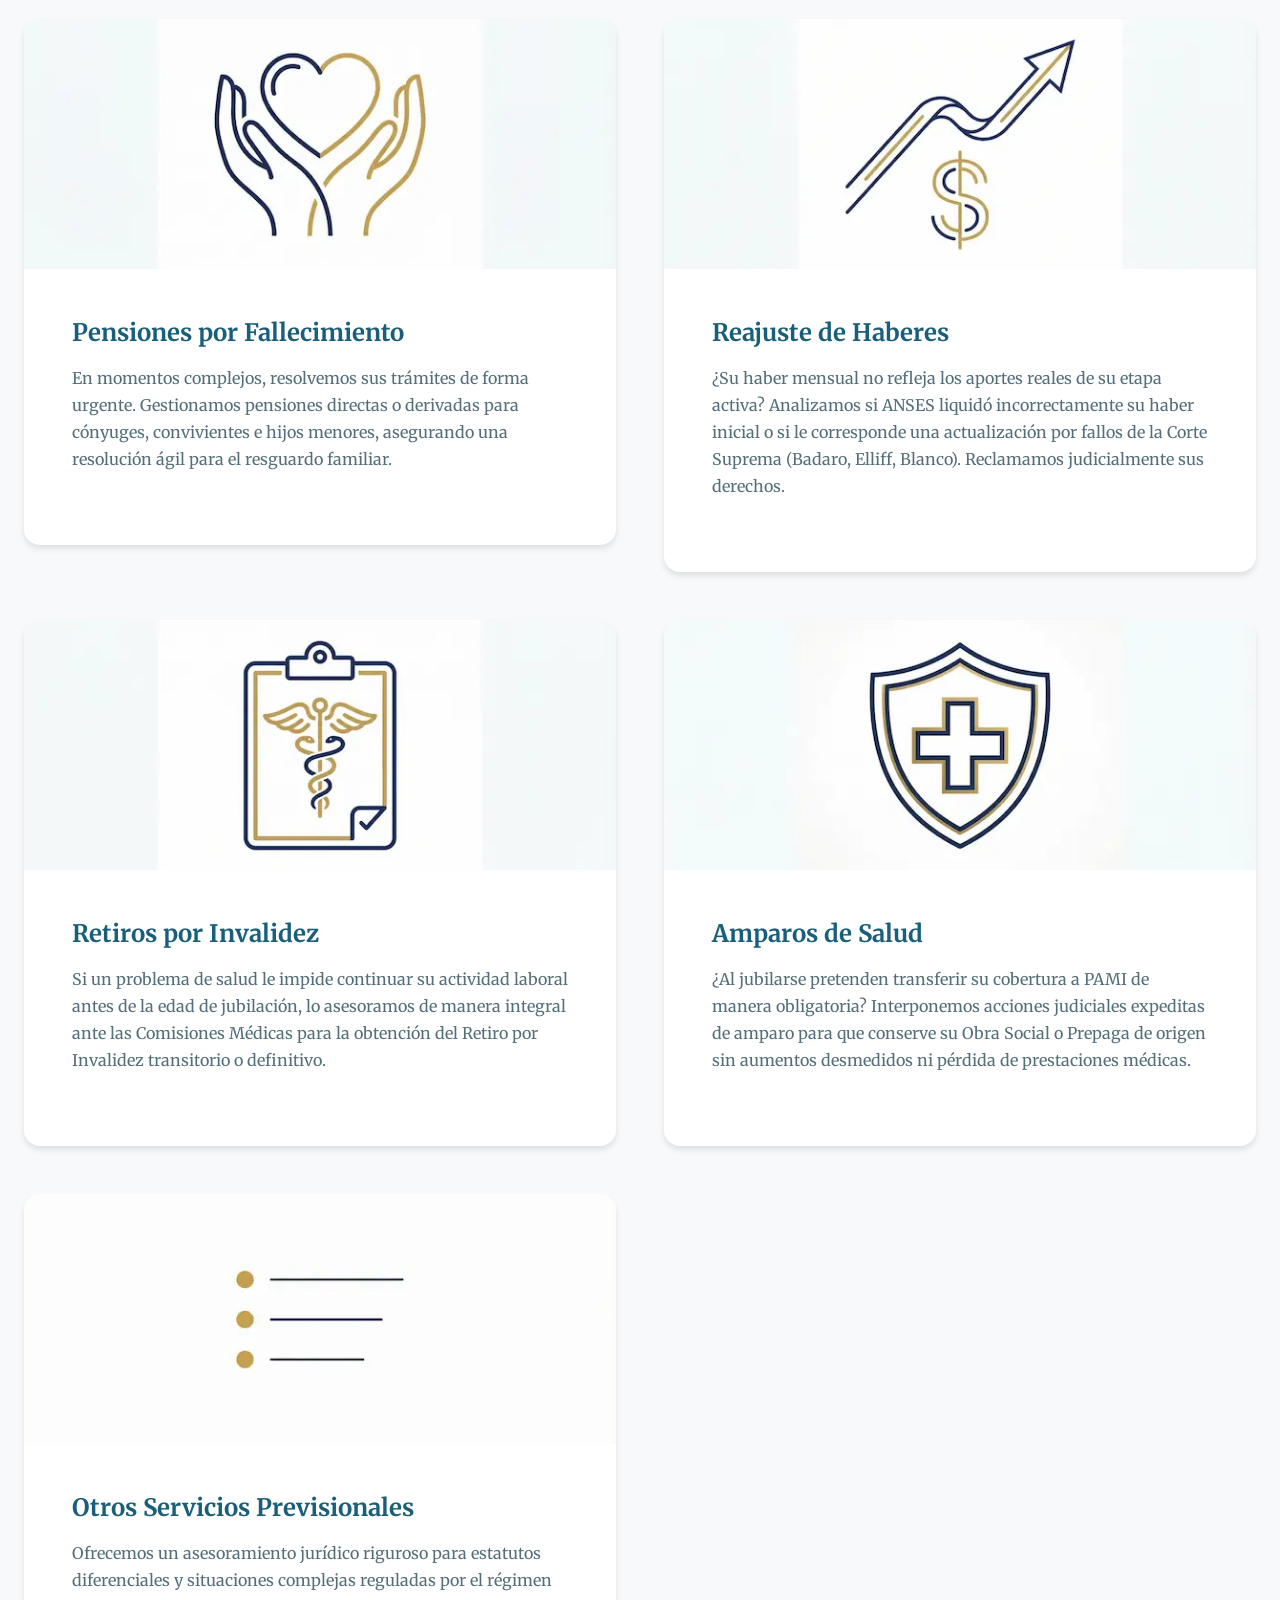
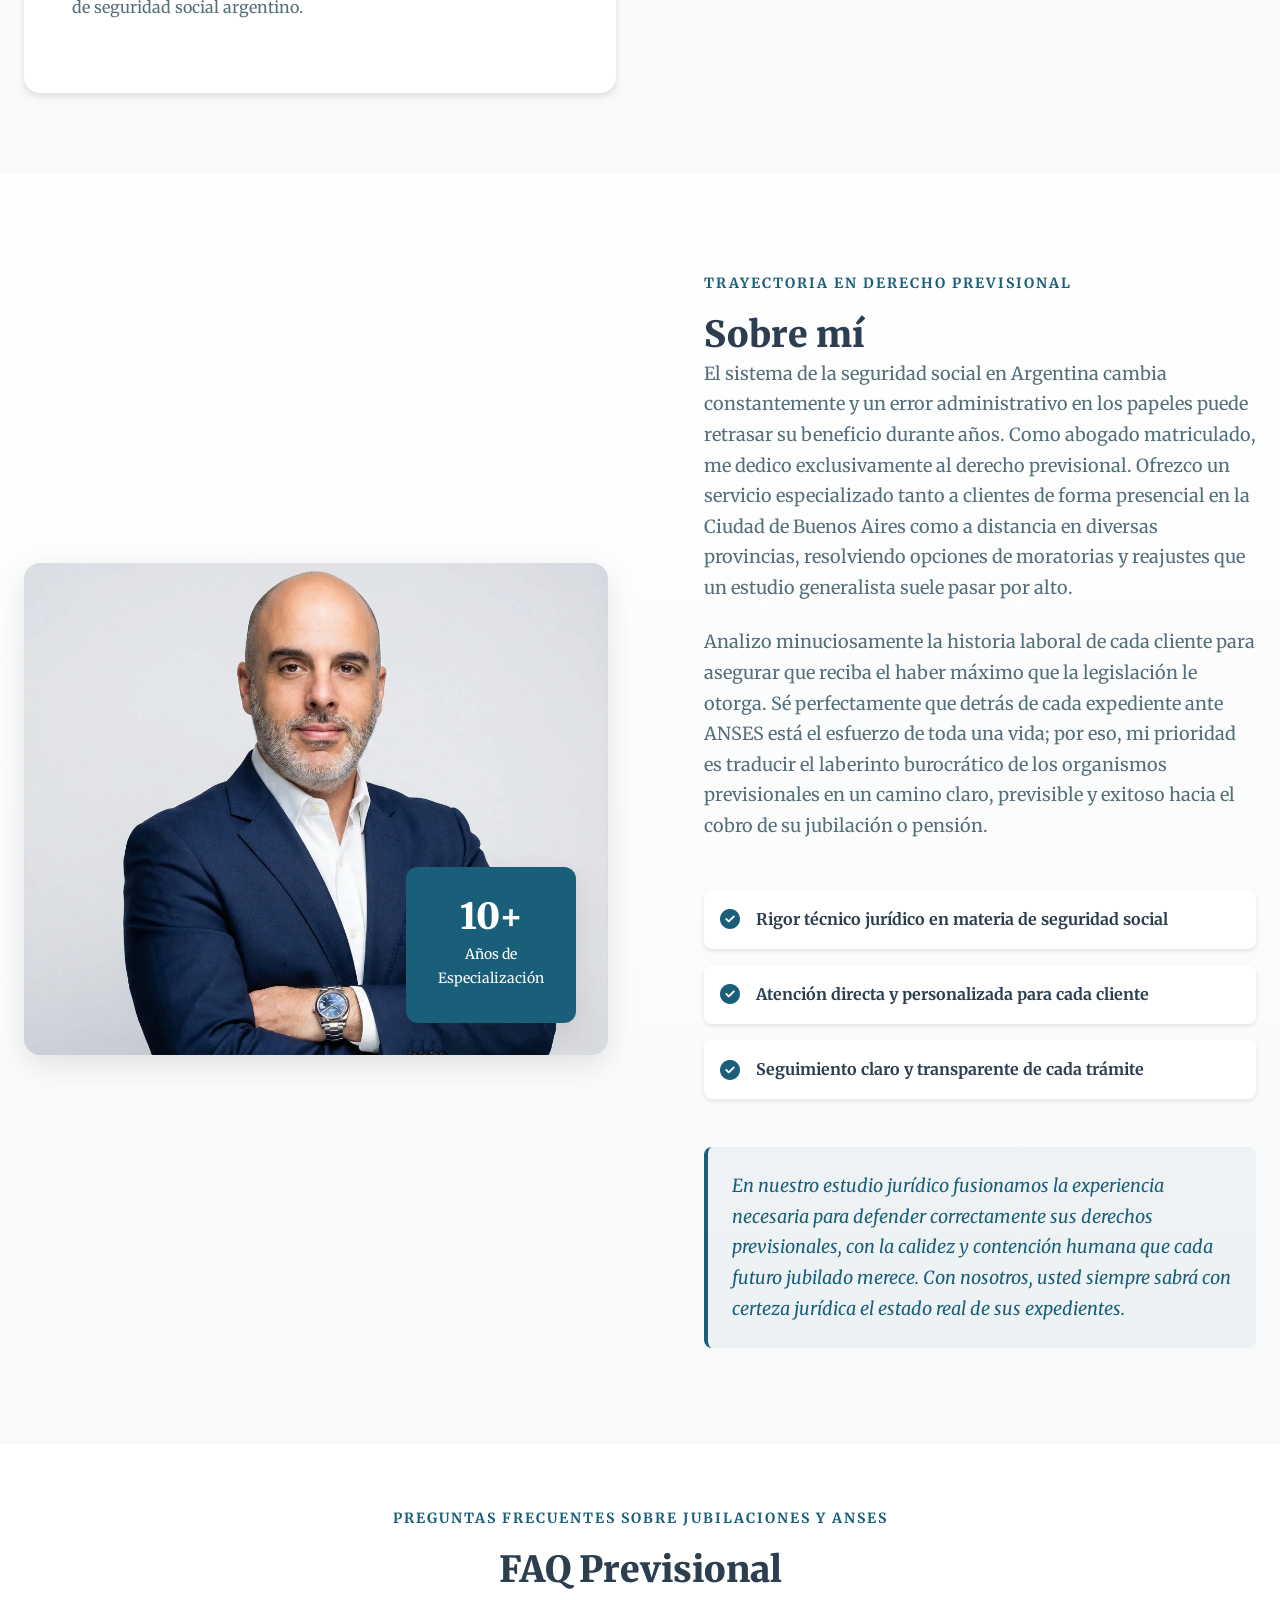
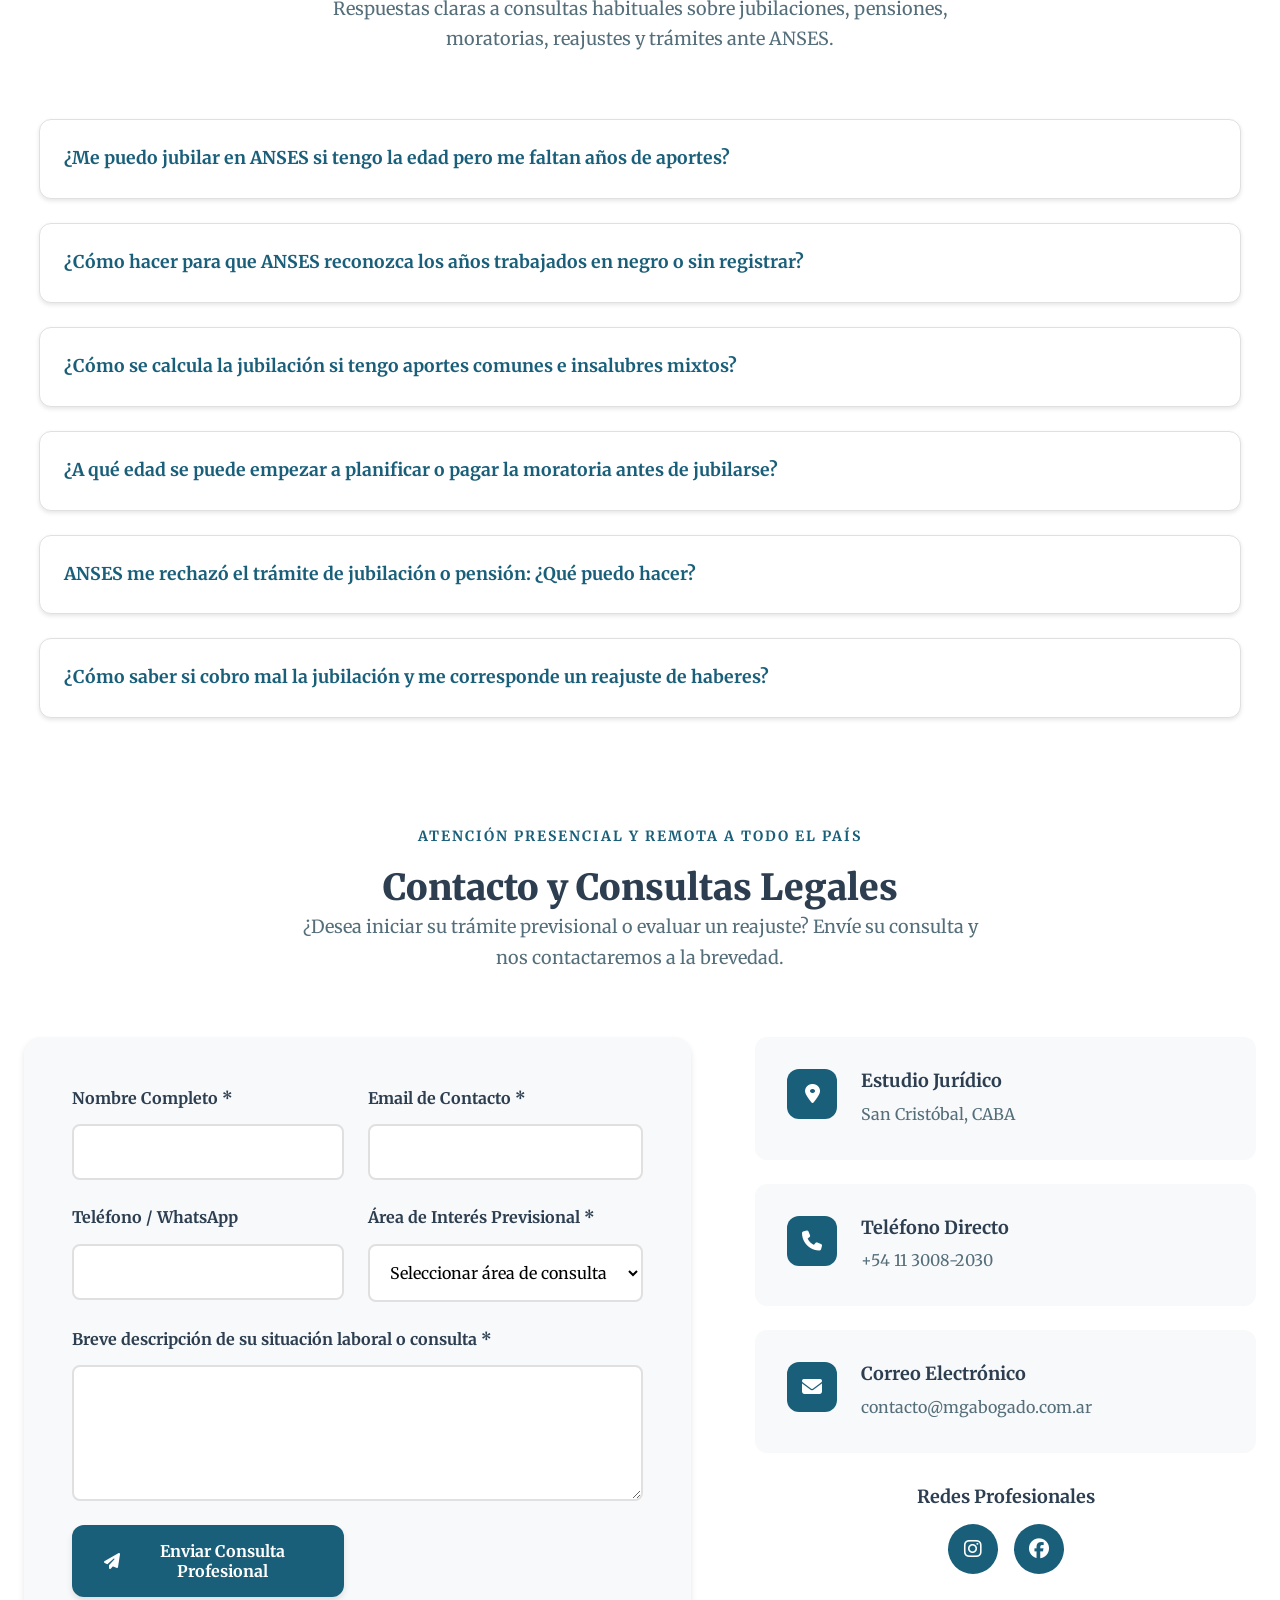
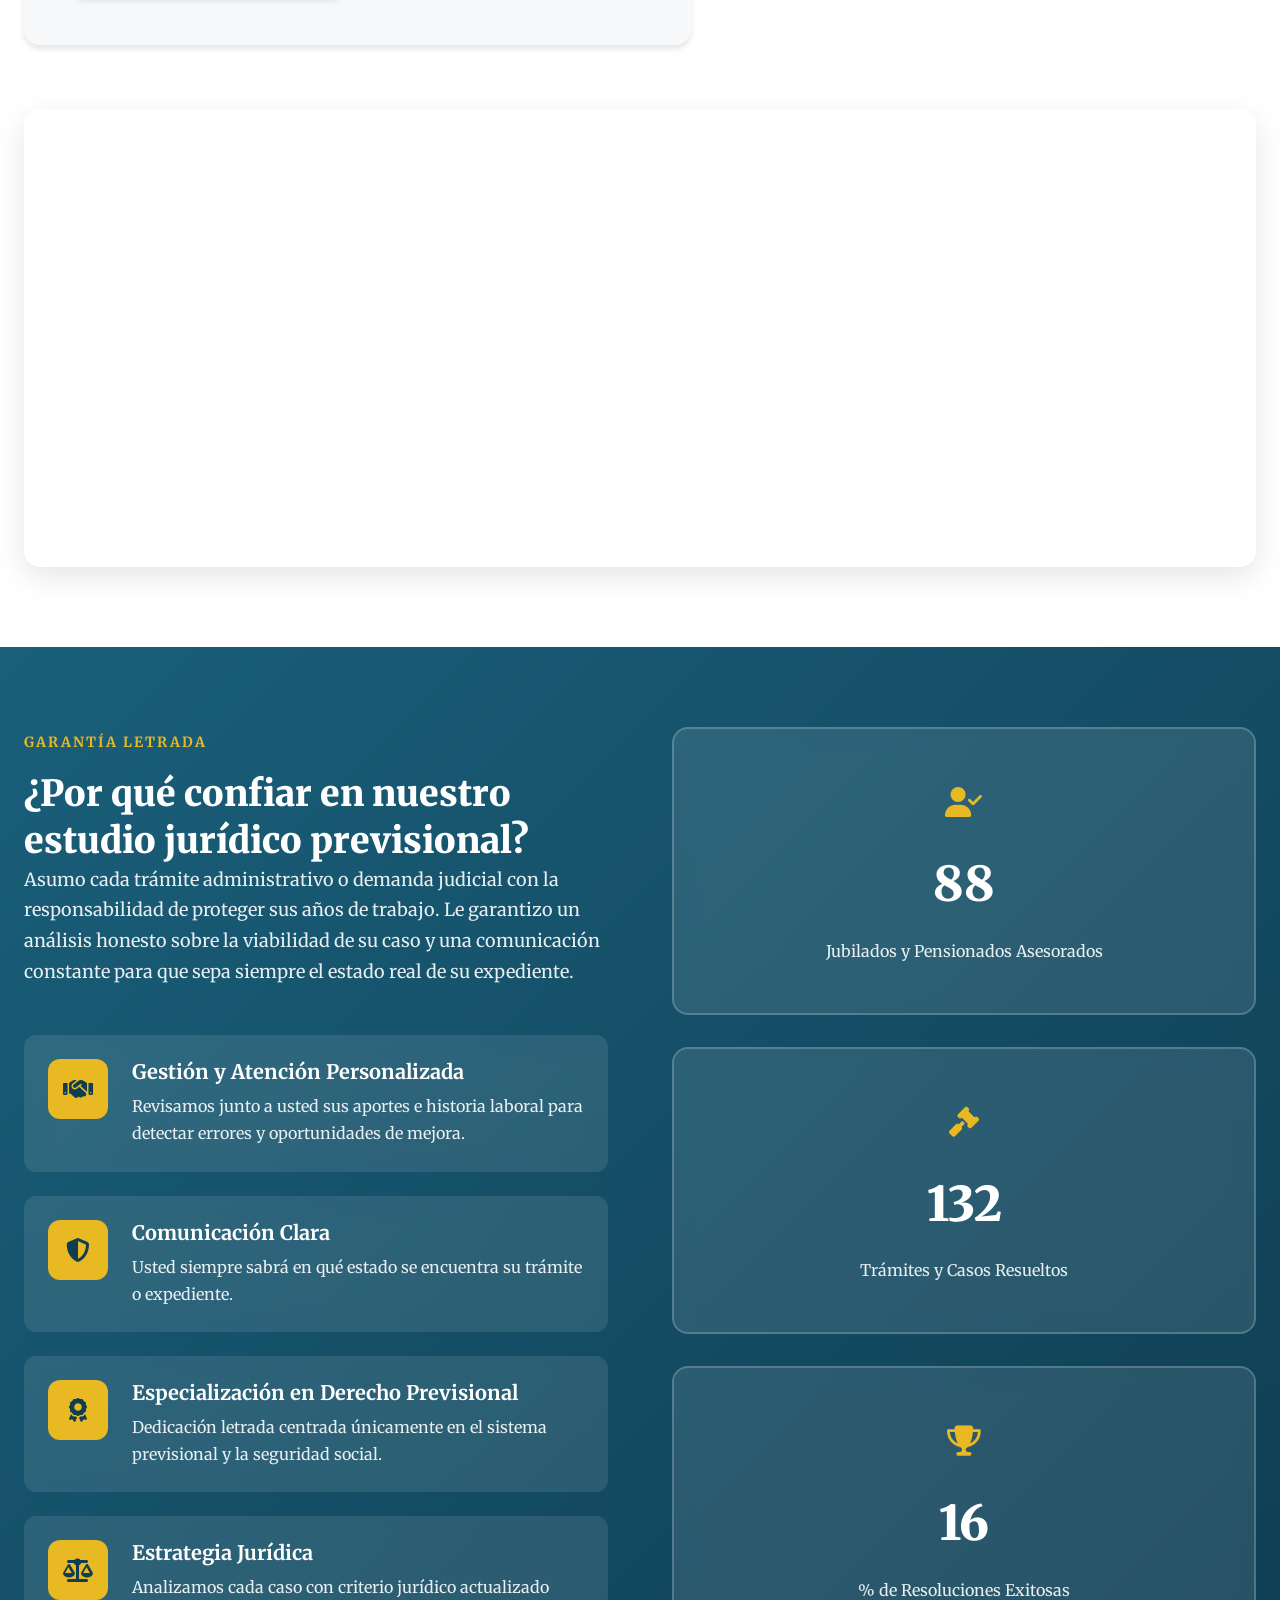
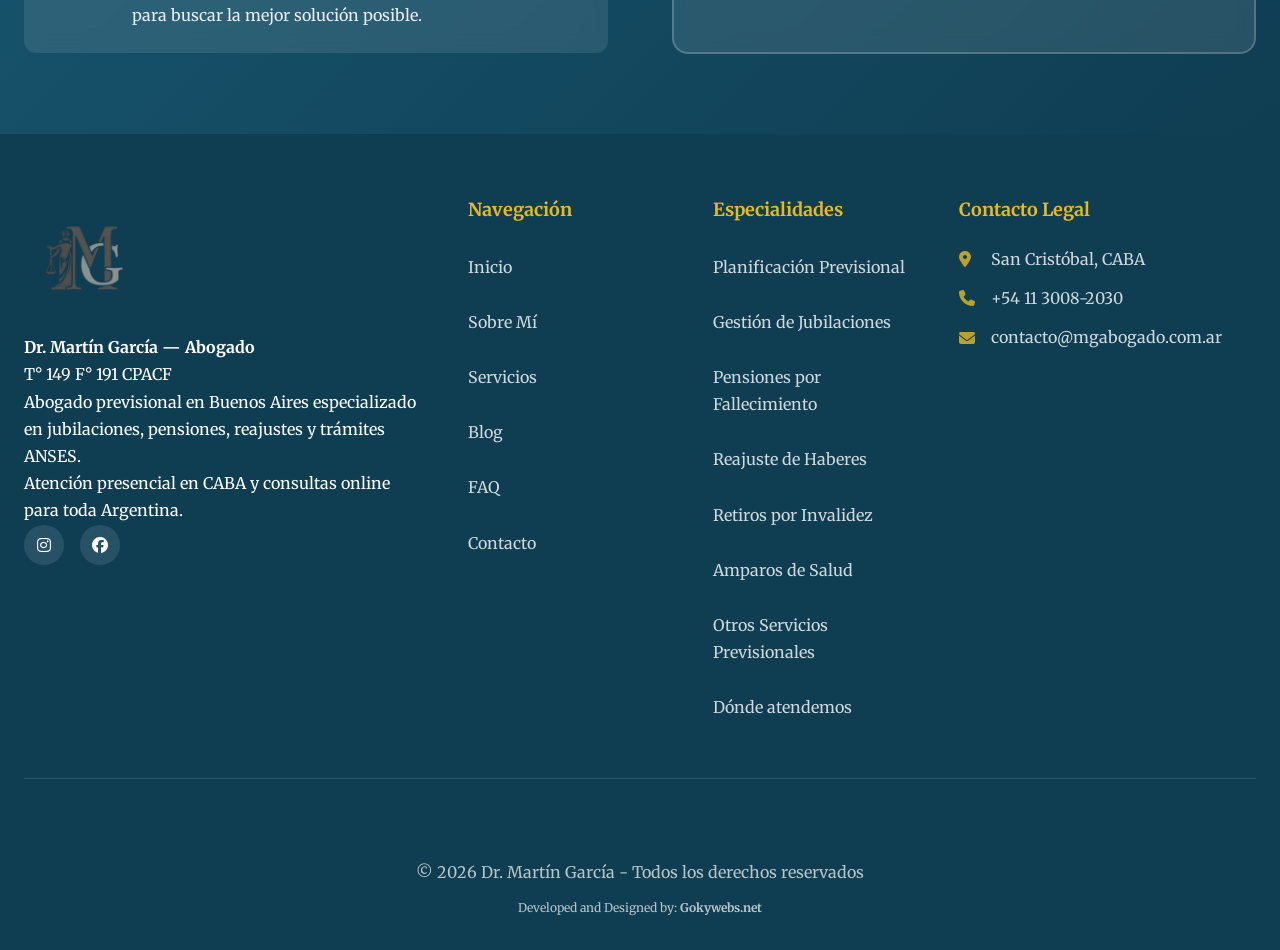
<file: index (1).html>
<!DOCTYPE html>
<html lang="es">
<head>
    <!-- Google Tag Manager -->
<script>(function(w,d,s,l,i){w[l]=w[l]||[];w[l].push({'gtm.start':
new Date().getTime(),event:'gtm.js'});var f=d.getElementsByTagName(s)[0],
j=d.createElement(s),dl=l!='dataLayer'?'&l='+l:'';j.async=true;j.src=
'https://www.googletagmanager.com/gtm.js?id='+i+dl;f.parentNode.insertBefore(j,f);
})(window,document,'script','dataLayer','GTM-MPMJT2L8');</script>
<!-- End Google Tag Manager -->
    <meta charset="UTF-8">
    <meta name="viewport" content="width=device-width, initial-scale=1.0">
    
<link rel="icon" type="image/x-icon" href="images/Logos/Martin Garcia Servicios Legales - Isotipo.ico">
    <link rel="apple-touch-icon" href="images/Logos/Martin Garcia Servicios Legales - Isotipo.png">
    
    <meta name="theme-color" content="#1A2E40">
    

    <title>Abogado Previsional en CABA | Jubilaciones, Pensiones y Reajustes ANSES</title>
    <meta name="description" content="Abogado previsional en Buenos Aires especializado en jubilaciones, pensiones, reajuste de haberes y trámites ANSES. Atención presencial en CABA y consultas online para todo el país.">
    <meta name="keywords" content="abogado previsional, jubilaciones, pensiones, ANSES, reajuste de haberes, amparo de salud, abogado previsional buenos aires, moratorias previsionales, retiro por invalidez, derecho previsional argentina, aportes jubilatorios">
    <meta name="author" content="Dr. Martín García">
    <meta name="robots" content="index, follow, max-image-preview:large">
    <meta name="geo.region" content="AR-C">
<meta name="geo.placename" content="Buenos Aires">
<meta name="geo.position" content="-34.6037;-58.3816">
<meta name="ICBM" content="-34.6037, -58.3816">
<meta name="language" content="Spanish">
    <meta property="og:title" content="Dr. Martín García | Abogado Especialista en Derecho Previsional">
    <meta property="og:description" content="Asesoramiento legal profesional en jubilaciones, pensiones, reajustes y moratorias ante ANSES. Gestión integral presencial y remota para todo el país.">
    <meta property="og:type" content="website">
    
    <meta property="og:site_name" content="Dr. Martín García - Abogado Previsional">
    <meta property="og:url" content="https://mgabogado.com.ar/">
    <meta property="og:image" content="https://mgabogado.com.ar/images/Logos/social-share.jpg">
    <meta property="og:image:width" content="1200">
<meta property="og:image:height" content="630">
    <meta property="og:locale" content="es_AR">
    
    <meta name="twitter:card" content="summary_large_image">
    <meta name="twitter:title" content="Dr. Martín García - Abogado Previsional">
    <meta name="twitter:description" content="Especialista en jubilaciones, pensiones y reajustes en el sistema previsional argentino.">
    <meta name="twitter:image" content="https://mgabogado.com.ar/images/Logos/Martin Garcia Servicios Legales - Isotipo.jpg">
    
    <link rel="canonical" href="https://mgabogado.com.ar/">
<link rel="alternate" hreflang="es-AR" href="https://mgabogado.com.ar/">
   <link rel="preload" as="image" href="images/Logo.webp">
    <link rel="stylesheet" href="styles.css">
    <link rel="preconnect" href="https://fonts.googleapis.com">
<link rel="preconnect" href="https://fonts.gstatic.com" crossorigin>
<link href="https://fonts.googleapis.com/css2?family=Merriweather:wght@300;400;700;900&display=swap" rel="stylesheet" media="print" onload="this.media='all'">
    <link rel="stylesheet" href="https://cdnjs.cloudflare.com/ajax/libs/font-awesome/6.4.0/css/all.min.css" media="print" onload="this.media='all'">
   
<script type="application/ld+json">
{
  "@context": "https://schema.org",
  "@type": "FAQPage",
  "mainEntity": [
    {
      "@type": "Question",
      "name": "¿Me puedo jubilar en ANSES si tengo la edad pero me faltan años de aportes?",
      "acceptedAnswer": {
        "@type": "Answer",
        "text": "Sí, en muchos casos es posible acceder a la jubilación aun cuando faltan años de aportes, mediante los regímenes de regularización previsional vigentes (moratorias). Actualmente, la posibilidad de regularizar aportes depende de las modalidades habilitadas por la normativa vigente, que permiten cancelar períodos faltantes para poder completar los requisitos y acceder al beneficio jubilatorio en ANSES."
      }
    },
    {
      "@type": "Question",
      "name": "¿Cómo hacer para que ANSES reconozca los años trabajados en negro o sin registrar?",
      "acceptedAnswer": {
        "@type": "Answer",
        "text": "Para solicitar el reconocimiento de aportes no registrados, se puede iniciar un trámite de probatoria de servicios, aportando prueba documental del vínculo laboral. Esto puede incluir recibos de sueldo, certificaciones laborales, aportes sindicales, registros de obra social o cualquier documentación que permita acreditar la relación de trabajo para su incorporación al cómputo previsional."
      }
    },
    {
      "@type": "Question",
      "name": "¿Cómo se calcula la jubilación si tengo aportes comunes e insalubres mixtos?",
      "acceptedAnswer": {
        "@type": "Answer",
        "text": "Cuando existen servicios comunes e insalubres, no se suman de forma directa. Se aplica un prorrateo de servicios, que permite determinar cómo impactan los distintos períodos en la edad jubilatoria y en los años requeridos. Este mecanismo combina la normativa aplicable a cada tipo de actividad para establecer la edad efectiva de acceso al beneficio previsional."
      }
    },
    {
      "@type": "Question",
      "name": "¿A qué edad se puede empezar a planificar o pagar la moratoria antes de jubilarse?",
      "acceptedAnswer": {
        "@type": "Answer",
        "text": "La planificación previsional puede iniciarse varios años antes de la edad jubilatoria. En la práctica, muchas personas comienzan a analizar su situación a partir de los 50 años en mujeres y 55 en hombres, con el objetivo de evaluar aportes faltantes y posibles escenarios de regularización. Esto permite anticipar el acceso al beneficio y ordenar la situación previsional con tiempo, según la normativa vigente."
      }
    },
    {
      "@type": "Question",
      "name": "ANSES me rechazó el trámite de jubilación o pensión: ¿Qué puedo hacer?",
      "acceptedAnswer": {
        "@type": "Answer",
        "text": "Si el organismo emite una resolución denegatoria, es posible revisar los fundamentos del rechazo y presentar un recurso administrativo o judicial, según el caso. En general, los reclamos pueden tramitarse mediante recursos ante la CARSS o mediante acciones judiciales previsionales, dependiendo del motivo del rechazo y de la etapa del expediente."
      }
    },
    {
      "@type": "Question",
      "name": "¿Cómo saber si cobro mal la jubilación y me corresponde un reajuste de haberes?",
      "acceptedAnswer": {
        "@type": "Answer",
        "text": "Para determinar si un haber jubilatorio está correctamente calculado, es necesario analizar la historia laboral, los salarios históricos y la movilidad aplicada en el beneficio. Cuando existen diferencias entre los ingresos reales y el haber percibido, puede corresponder un análisis técnico de reajuste previsional, considerando la normativa vigente y la jurisprudencia de la Corte Suprema en materia de movilidad jubilatoria."
      }
    }
  ]
}
</script>

<script type="application/ld+json">
{
  "@context":"https://schema.org",
  "@type": ["LegalService","Attorney","LocalBusiness"],
  "name": "Dr. Martín García - Abogado Previsional",
    "description": "Estudio jurídico previsional especializado en jubilaciones, pensiones, reajustes de haberes y trámites ANSES en Buenos Aires y atención online para toda Argentina.",
  "image": "https://mgabogado.com.ar/images/Logos/Martin Garcia Servicios Legales - Isotipo.jpg",
  "@id": "https://mgabogado.com.ar/",
  "url": "https://mgabogado.com.ar/",
"telephone": "+541130082030",
"email": "contacto@mgabogado.com.ar",
"founder": "Dr. Martín García",
"openingHours": "Mo-Fr 09:00-18:00",
  "address": {
    "@type": "PostalAddress",
    "addressLocality": "Buenos Aires",
    "addressRegion": "CABA",
    "addressCountry": "AR"
  },
"geo": {
  "@type": "GeoCoordinates",
  "latitude": -34.6174548,
  "longitude": -58.4005626
},
 "areaServed": {
  "@type": "Country",
  "name": "Argentina"
},
  "priceRange": "$$",
 "serviceType": [
  "Jubilaciones",
  "Pensiones",
  "Reajuste de Haberes",
  "Amparos de Salud",
  "Derecho Previsional"
],

"sameAs": [
  "https://www.instagram.com/ab.martingarcia/",
  "https://www.facebook.com/AbogadoGarciaMartin/"
]

}
</script>

<style>
        .hero__title {
            margin-bottom: 0.3rem !important;
        }
        .hero__description {
            margin-top: 0 !important;
            margin-bottom: 0.4rem !important;
            font-size: 1.15rem !important;
        }
        .hero__seo-text {
            margin-top: 0 !important;
            margin-bottom: 1.5rem !important;
            font-size: 1rem !important;
            line-height: 1.6 !important;
            opacity: .92 !important;
            max-width: 700px !important;
        }
    </style>
</head>
<body>
    <!-- Google Tag Manager (noscript) -->
<noscript><iframe src="https://www.googletagmanager.com/ns.html?id=GTM-MPMJT2L8"
height="0" width="0" style="display:none;visibility:hidden"></iframe></noscript>
<!-- End Google Tag Manager (noscript) -->
    <header class="header" id="header">
        <nav class="nav container">
            <div class="nav__brand">
                <img src="images/Logo.webp" alt="Dr. Martín García - Abogado previsional en Buenos Aires" class="nav__logo">
                <span class="nav__name">Abogado Martín García</span>
            </div>
            
            <div class="nav__menu" id="nav-menu">
                <ul class="nav__list">
                    <li class="nav__item">
                        <a href="#inicio" class="nav__link active-link" title="Ir al inicio">Inicio</a>
                    </li>
                    <li class="nav__item">
                        <a href="#sobre-mi" class="nav__link" title="Conocer la trayectoria del Dr. Martín García">Sobre Mí</a>
                    </li>
                    <li class="nav__item">
                        <a href="#servicios" class="nav__link" title="Servicios legales previsionales">Servicios</a>
                    </li>
                    <li class="nav__item">
                        <a href="https://blog.mgabogado.com.ar" target="_blank" rel="noopener noreferrer" class="nav__link" title="Visitar nuestro Blog de novedades previsionales">Blog</a>
                    </li>
<li class="nav__item">
    <a href="#faq" class="nav__link">FAQ</a>
</li>
                    <li class="nav__item">
                        <a href="#contacto" class="nav__link" title="Contactar con el estudio">Contacto</a>
                    </li>
                    <li class="nav__item">
                        <a href="abogado-previsional-buenos-aires.html" class="nav__link" title="Dónde atendemos">Dónde atendemos</a>
                    </li>
                </ul>
                <div class="nav__close" id="nav-close">
                    <i class="fas fa-times"></i>
                </div>
            </div>

            <div class="nav__toggle" id="nav-toggle">
                <i class="fas fa-bars"></i>
            </div>
        </nav>
    </header>

    <section class="hero" id="inicio">
        <div class="hero__container container">
            <div class="hero__content">
                <div class="hero__text" data-aos="fade-right">

                    <h1 class="hero__title">
                        <span class="hero__title-main">
                            Dr. Martín García
                        </span>
                        <span class="hero__title-sub">
                            Abogado Previsional especializado en Jubilaciones y Pensiones
                        </span>
                    </h1>

                    <p class="hero__description">
                        Especialista en Derecho de la Seguridad Social y Tercera Edad
                    </p>

                    <p class="hero__seo-text">
                        Atención presencial en la Ciudad de Buenos Aires y asesoramiento digital para todo el país. Lo acompaño en cada etapa de su trámite ante ANSES para garantizar que acceda al beneficio que le corresponde por ley, sin demoras ni complicaciones burocráticas.
                    </p>

                    <div class="hero__buttons">
                        <a href="#contacto" class="btn btn--primary" title="Solicitar una consulta legal">
                            <i class="fas fa-calendar-check"></i>
                            Solicitar Consulta
                        </a>
                        <a href="#servicios" class="btn btn--secondary" title="Ver servicios previsionales">
                            <i class="fas fa-info-circle"></i>
                            Ver Servicios
                        </a>
                    </div>

                </div>
            </div>

            <div class="hero__image" data-aos="fade-left">
           <div class="hero__image-wrapper">
    <img 
        src="images/Derecho.webp"
        alt="Abogado previsional especializado en jubilaciones y pensiones en Argentina"
        fetchpriority="high"
        loading="eager"
        width="700"
        height="900"
    >
    <div class="hero__image-decoration"></div>
</div>
            </div>
        </div>
    </section>

    <section class="services" id="servicios">
        <div class="container">
            <div class="section__header" data-aos="fade-up">
                <span class="section__subtitle">Especialistas en Derecho Previsional y ANSES</span>
                <h2><span class="section__title">Servicios Legales Previsionales en Buenos Aires</span></h2>
                <p class="section__description">
                    Asesoramiento legal especializado en el sistema previsional argentino. 
                    Protegemos sus derechos y maximizamos sus beneficios con experiencia y dedicación letrada.
                </p>
            </div>

            <div class="services__grid">
                <a href="planificacion-previsional.html" class="service-card-link">

<div class="service-card" data-aos="fade-up" data-aos-delay="100">
                    <div class="service-card__image">
                        <img src="images/planificacion.webp" alt="Icono de Planificación Previsional y análisis de aportes">

                    </div>
                    <div class="service-card__content">
                        <h3 class="service-card__title">Planificación Previsional</h3>
                        <p class="service-card__description">
                            No espere a cumplir la edad para revisar sus papeles ante ANSES. Analizamos su historia laboral años antes para detectar falta de aportes y corregir errores a tiempo. Diseñamos hoy la estrategia para que su futura jubilación sea la máxima posible.
                        </p>
                        <ul class="service-card__list">
                            <li><i class="fas fa-chevron-right"></i> Análisis integral de historia laboral</li>
                            <li><i class="fas fa-chevron-right"></i> Detección de aportes no registrados</li>
                            <li><i class="fas fa-chevron-right"></i> Corrección de datos patrimoniales</li>
                            <li><i class="fas fa-chevron-right"></i> Estrategia de jubilación anticipada</li>
                            <li><i class="fas fa-chevron-right"></i> Maximización del haber previsional</li>
                        </ul>
                    </div>
                </div>

</a>
<a href="gestion-jubilaciones.html" class="service-card-link">                
<div class="service-card" data-aos="fade-up" data-aos-delay="200">
                    <div class="service-card__image">
                        <img src="images/jubilaciones.webp" alt="Icono de Gestión de Jubilaciones ordinarias y especiales">                    </div> 
                    <div class="service-card__content">
                        <h3 class="service-card__title">Gestión de Jubilaciones</h3>
                        <p class="service-card__description">
                            ¿Llegó a la edad jubilatoria pero le faltan años de aportes? Analizamos su caso y aplicamos las moratorias previsionales vigentes para que acceda al beneficio. Nos encargamos del inicio del expediente y el seguimiento riguroso del trámite.
                        </p>
                        <ul class="service-card__list">
                            <li><i class="fas fa-chevron-right"></i> Aplicación de moratorias previsionales vigentes</li>
                            <li><i class="fas fa-chevron-right"></i> Armado e inicio de expedientes administrativos</li>
                            <li><i class="fas fa-chevron-right"></i> Seguimiento completo en dependencias de ANSES</li>
                            <li><i class="fas fa-chevron-right"></i> Regularización de deudas autónomas</li>
                            <li><i class="fas fa-chevron-right"></i> Acompañamiento integral hasta el primer cobro</li>
                        </ul>
                    </div>
                </div>
</a>
<a href="pensiones-por-fallecimiento.html" class="service-card-link">
                <div class="service-card" data-aos="fade-up" data-aos-delay="300">
                    <div class="service-card__image">
                        <img src="images/pensiones.webp" alt="Icono de trámite de Pensiones por fallecimiento">
                    </div>
                    <div class="service-card__content">
                        <h3 class="service-card__title">Pensiones por Fallecimiento</h3>
                        <p class="service-card__description">
                            En momentos complejos, resolvemos sus trámites de forma urgente. Gestionamos pensiones directas o derivadas para cónyuges, convivientes e hijos menores, asegurando una resolución ágil para el resguardo familiar.
                        </p>
                        <ul class="service-card__list">
                            <li><i class="fas fa-chevron-right"></i> Pensiones directas por fallecimiento de activo</li>
                            <li><i class="fas fa-chevron-right"></i> Pensiones derivadas de un haber jubilatorio</li>
                            <li><i class="fas fa-chevron-right"></i> Acreditación de vínculos para convivientes</li>
                            <li><i class="fas fa-chevron-right"></i> Solicitud de beneficios para hijos menores o con discapacidad</li>
                            <li><i class="fas fa-chevron-right"></i> Trámite prioritario y urgente</li>
                        </ul>
                    </div>
                </div>
</a>
<a href="reajuste-de-haberes.html" class="service-card-link">
                <div class="service-card" data-aos="fade-up" data-aos-delay="400">
                    <div class="service-card__image">
                        <img src="images/reajuste.webp" alt="Icono de Reajuste de Haberes y demandas judiciales">
                    </div> 
                    <div class="service-card__content">
                        <h3 class="service-card__title">Reajuste de Haberes</h3>
                        <p class="service-card__description">
                            ¿Su haber mensual no refleja los aportes reales de su etapa activa? Analizamos si ANSES liquidó incorrectamente su haber inicial o si le corresponde una actualización por fallos de la Corte Suprema (Badaro, Elliff, Blanco). Reclamamos judicialmente sus derechos.
                        </p>
                        <ul class="service-card__list">
                            <li><i class="fas fa-chevron-right"></i> Auditoría técnica de la liquidación inicial</li>
                            <li><i class="fas fa-chevron-right"></i> Reclamos administrativos de movilidad</li>
                            <li><i class="fas fa-chevron-right"></i> Demandas judiciales por reajuste de haberes</li>
                            <li><i class="fas fa-chevron-right"></i> Aplicación de jurisprudencia (Badaro, Elliff, Blanco)</li>
                            <li><i class="fas fa-chevron-right"></i> Ejecución de sentencias y cobro de retroactivos</li>
                        </ul>
                    </div>
                </div>
</a>
<a href="retiro-por-invalidez.html" class="service-card-link">
                <div class="service-card" data-aos="fade-up" data-aos-delay="500">
                    <div class="service-card__image">
                        <img src="images/retiro.webp" alt="Icono de Retiro por Invalidez y comisiones médicas">

                    </div>
                    <div class="service-card__content">
                        <h3 class="service-card__title">Retiros por Invalidez</h3>
                        <p class="service-card__description">
                            Si un problema de salud le impide continuar su actividad laboral antes de la edad de jubilación, lo asesoramos de manera integral ante las Comisiones Médicas para la obtención del Retiro por Invalidez transitorio o definitivo.
                        </p>
                        <ul class="service-card__list">
                            <li><i class="fas fa-chevron-right"></i> Evaluación de regularidad de aportes exigida</li>
                            <li><i class="fas fa-chevron-right"></i> Tramitación de Retiro Transitorio por Invalidez (RTI)</li>
                            <li><i class="fas fa-chevron-right"></i> Representación y asistencia ante Comisiones Médicas</li>
                            <li><i class="fas fa-chevron-right"></i> Interposición de recursos de apelación y revisión</li>
                            <li><i class="fas fa-chevron-right"></i> Conversión a retiro definitivo</li>
                        </ul>
                    </div>
                </div>
</a>
<a href="amparos-de-salud.html" class="service-card-link">
                <div class="service-card" data-aos="fade-up" data-aos-delay="600">
                    <div class="service-card__image">
                        <img src="images/amparo.webp" alt="Icono de Amparos de Salud y protección de cobertura médica">

                    </div>
                    <div class="service-card__content">
                        <h3 class="service-card__title">Amparos de Salud</h3>
                        <p class="service-card__description">
                            ¿Al jubilarse pretenden transferir su cobertura a PAMI de manera obligatoria? Interponemos acciones judiciales expeditas de amparo para que conserve su Obra Social o Prepaga de origen sin aumentos desmedidos ni pérdida de prestaciones médicas.
                        </p>
                        <ul class="service-card__list">
                            <li><i class="fas fa-chevron-right"></i> Interposición de acciones de amparo de salud urgentes</li>
                            <li><i class="fas fa-chevron-right"></i> Derecho de continuidad en la Obra Social de origen</li>
                            <li><i class="fas fa-chevron-right"></i> Mantenimiento de afiliación en empresas de Medicina Prepaga</li>
                            <li><i class="fas fa-chevron-right"></i> Freno legal a aumentos abusivos por edad</li>
                            <li><i class="fas fa-chevron-right"></i> Cobertura total de tratamientos y medicamentos complejos</li>
                        </ul>
                    </div>
                </div>
</a>
<a href="otros-servicios-previsionales.html" class="service-card-link">
                <div class="service-card" data-aos="fade-up" data-aos-delay="700">
                    <div class="service-card__image">
                        <img src="images/otros servicios.webp" alt="Icono de regímenes especiales y convenios previsionales">

                    </div>
                    <div class="service-card__content">
                        <h3 class="service-card__title">Otros Servicios Previsionales</h3>
                        <p class="service-card__description">
                            Ofrecemos un asesoramiento jurídico riguroso para estatutos diferenciales y situaciones complejas reguladas por el régimen de seguridad social argentino.
                        </p>
                        <ul class="service-card__list">
                            <li><i class="fas fa-chevron-right"></i> Reconocimiento de Servicios y certificación de aportes</li>
                            <li><i class="fas fa-chevron-right"></i> Jubilaciones Docentes (Nacionales y Provinciales)</li>
                            <li><i class="fas fa-chevron-right"></i> Regímenes Diferenciales (Construcción, Insalubres, Transportes)</li>
                            <li><i class="fas fa-chevron-right"></i> Jubilaciones por Convenios Internacionales de reciprocidad</li>
                            <li><i class="fas fa-chevron-right"></i> Regulación de deuda previsional para autónomos y monotributistas</li>
                        </ul>
                    </div>

                </div>
</a>
            </div>

        </div>


    </section>

    <section class="about" id="sobre-mi">
        <div class="container">
            <div class="about__wrapper">
                <div class="about__image" data-aos="fade-right">
                    <img src="images/FotoPerfil.webp" alt="Retrato profesional del Dr. Martín García, abogado especialista en jubilaciones y pensiones">

                    <div class="about__experience">
                        <div class="about__experience-number">10+</div>
                        <div class="about__experience-text">Años de<br>Especialización</div>
                    </div>
                </div>
                <div class="about__content" data-aos="fade-left">
                    <span class="section__subtitle">Trayectoria en Derecho Previsional</span>
                    <h2><span class="section__title">Sobre mí</span></h2>
                    
                    <p class="about__text">
                        El sistema de la seguridad social en Argentina cambia constantemente y un error administrativo en los papeles puede retrasar su beneficio durante años. Como abogado matriculado, me dedico exclusivamente al derecho previsional. Ofrezco un servicio especializado tanto a clientes de forma presencial en la Ciudad de Buenos Aires como a distancia en diversas provincias, resolviendo opciones de moratorias y reajustes que un estudio generalista suele pasar por alto.
                    </p>
                    <p class="about__text">
                        Analizo minuciosamente la historia laboral de cada cliente para asegurar que reciba el haber máximo que la legislación le otorga. Sé perfectamente que detrás de cada expediente ante ANSES está el esfuerzo de toda una vida; por eso, mi prioridad es traducir el laberinto burocrático de los organismos previsionales en un camino claro, previsible y exitoso hacia el cobro de su jubilación o pensión.
                    </p>
                    
                    <div class="about__features">
                        <div class="about__feature">
                            <i class="fas fa-check-circle"></i>
                            <span>Rigor técnico jurídico en materia de seguridad social</span>
                        </div>
                        <div class="about__feature">
                            <i class="fas fa-check-circle"></i>
                            <span>Atención directa y personalizada para cada cliente</span>
                        </div>
                        <div class="about__feature">
                            <i class="fas fa-check-circle"></i>
                            <span>Seguimiento claro y transparente de cada trámite</span>
                        </div>
                    </div>

                    <p class="about__cta">
                        En nuestro estudio jurídico fusionamos la experiencia necesaria para defender correctamente sus derechos previsionales, con la calidez y contención humana que cada futuro jubilado merece. Con nosotros, usted siempre sabrá con certeza jurídica el estado real de sus expedientes.
                    </p>
                </div>
            </div>
        </div>
    </section>
<section class="faq" id="faq">
    <div class="container">
        <div class="section__header" data-aos="fade-up">
            <span class="section__subtitle">Preguntas Frecuentes sobre Jubilaciones y ANSES</span>
            <h2><span class="section__title">FAQ Previsional</span></h2>
            <p class="section__description">
                Respuestas claras a consultas habituales sobre jubilaciones, pensiones, moratorias, reajustes y trámites ante ANSES.
            </p>
        </div>

        <div class="faq__container">

            <details class="faq__item">
                <summary>¿Me puedo jubilar en ANSES si tengo la edad pero me faltan años de aportes?</summary>
                <p>
                    Sí, en muchos casos es posible acceder a la jubilación aun cuando faltan años de aportes, mediante los regímenes de regularización previsional vigentes (moratorias). Actualmente, la posibilidad de regularizar aportes depende de las modalidades habilitadas por la normativa vigente, que permiten cancelar períodos faltantes para poder completar los requisitos y acceder al beneficio jubilatorio en ANSES.
                </p>
            </details>

            <details class="faq__item">
                <summary>¿Cómo hacer para que ANSES reconozca los años trabajados en negro o sin registrar?</summary>
                <p>
                    Para solicitar el reconocimiento de aportes no registrados, se puede iniciar un trámite de probatoria de servicios, aportando prueba documental del vínculo laboral. Esto puede incluir recibos de sueldo, certificaciones laborales, aportes sindicales, registros de obra social o cualquier documentación que permita acreditar la relación de trabajo para su incorporación al cómputo previsional.
                </p>
            </details>

            <details class="faq__item">
                <summary>¿Cómo se calcula la jubilación si tengo aportes comunes e insalubres mixtos?</summary>
                <p>
                    Cuando existen servicios comunes e insalubres, no se suman de forma directa. Se aplica un prorrateo de servicios, que permite determinar cómo impactan los distintos períodos en la edad jubilatoria y en los años requeridos. Este mecanismo combina la normativa aplicable a cada tipo de actividad para establecer la edad efectiva de acceso al beneficio previsional.
                </p>
            </details>

            <details class="faq__item">
                <summary>¿A qué edad se puede empezar a planificar o pagar la moratoria antes de jubilarse?</summary>
                <p>
                    La planificación previsional puede iniciarse varios años antes de la edad jubilatoria. En la práctica, muchas personas comienzan a analizar su situación a partir de los 50 años en mujeres y 55 en hombres, con el objetivo de evaluar aportes faltantes y posibles escenarios de regularización. Esto permite anticipar el acceso al beneficio y ordenar la situación previsional con tiempo, según la normativa vigente.
                </p>
            </details>

            <details class="faq__item">
                <summary>ANSES me rechazó el trámite de jubilación o pensión: ¿Qué puedo hacer?</summary>
                <p>
                    Si el organismo emite una resolución denegatoria, es posible revisar los fundamentos del rechazo y presentar un recurso administrativo o judicial, según el caso. En general, los reclamos pueden tramitarse mediante recursos ante la CARSS o mediante acciones judiciales previsionales, dependiendo del motivo del rechazo y de la etapa del expediente.
                </p>
            </details>

            <details class="faq__item">
                <summary>¿Cómo saber si cobro mal la jubilación y me corresponde un reajuste de haberes?</summary>
                <p>
                    Para determinar si un haber jubilatorio está correctamente calculado, es necesario analizar la historia laboral, los salarios históricos y la movilidad aplicada en el beneficio. Cuando existen diferencias entre los ingresos reales y el haber percibido, puede corresponder un análisis técnico de reajuste previsional, considerando la normativa vigente y la jurisprudencia de la Corte Suprema en materia de movilidad jubilatoria.
                </p>
            </details>

        </div>
    </div>
</section>
    <section class="contact" id="contacto">
        <div class="container">
            <div class="section__header" data-aos="fade-up">
                <span class="section__subtitle">Atención Presencial y Remota a Todo el País</span>
                <h2><span class="section__title">Contacto y Consultas Legales</span></h2>
                <p class="section__description">
                    ¿Desea iniciar su trámite previsional o evaluar un reajuste? Envíe su consulta y nos contactaremos a la brevedad.
                </p>
            </div>

            <div class="contact__wrapper">
                <div class="contact__info" data-aos="fade-right">
                    <div class="contact__info-card">
                        <div class="contact__info-icon">
                            <i class="fas fa-map-marker-alt"></i>
                        </div>
                        <div class="contact__info-content">
                            <h4>Estudio Jurídico</h4>
                            <p>San Cristóbal, CABA</p>
                        </div>
                    </div>

                    <div class="contact__info-card">
                        <div class="contact__info-icon">
                            <i class="fas fa-phone"></i>
                        </div>
                        <div class="contact__info-content">
                            <h4>Teléfono Directo</h4>
                            <p><a href="tel:+541130082030" title="Llamar al estudio">+54 11 3008-2030</a></p>
                        </div>
                    </div>

                    <div class="contact__info-card">
                        <div class="contact__info-icon">
                            <i class="fas fa-envelope"></i>
                        </div>
                        <div class="contact__info-content">
                            <h4>Correo Electrónico</h4>
                            <p><a href="mailto:contacto@mgabogado.com.ar" title="Enviar correo electrónico corporativo">contacto@mgabogado.com.ar</a></p>
                        </div>
                    </div>

                    <div class="contact__social">
                        <h4>Redes Profesionales</h4>
                        <div class="social__links">
                            <a href="https://www.instagram.com/ab.martingarcia/" target="_blank" rel="noopener noreferrer" class="social__link" title="Seguir al Dr. Martín García en Instagram">
                                <i class="fab fa-instagram"></i>
                            </a>
                            <a href="https://www.facebook.com/AbogadoGarciaMartin/" target="_blank" rel="noopener noreferrer" class="social__link" title="Seguir al Dr. Martín García en Facebook">
                                <i class="fab fa-facebook"></i>
                            </a>
                        </div>
                    </div>
                </div>

                <form class="contact__form" id="contact-form" data-aos="fade-left">
                    <div class="form__group">
                        <label for="name" class="form__label">Nombre Completo *</label>
                        <input type="text" id="name" name="name" class="form__input" required>
                    </div>

                    <div class="form__group">
                        <label for="email" class="form__label">Email de Contacto *</label>
                        <input type="email" id="email" name="email" class="form__input" required>
                    </div>

                    <div class="form__group">
                        <label for="phone" class="form__label">Teléfono / WhatsApp</label>
                        <input type="tel" id="phone" name="phone" class="form__input">
                    </div>

                    <div class="form__group">
                        <label for="service" class="form__label">Área de Interés Previsional *</label>
                        <select id="service" name="service" class="form__input" required>
                            <option value="">Seleccionar área de consulta</option>
                            <option value="Planificación Previsional">Planificación Previsional</option>
                            <option value="Gestión de Jubilaciones">Gestión de Jubilaciones</option>
                            <option value="Pensiones por Fallecimiento">Pensiones por Fallecimiento</option>
                            <option value="Reajuste de Haberes">Reajuste de Haberes</option>
                            <option value="Retiros por Invalidez">Retiros por Invalidez</option>
                            <option value="Amparos de Salud">Amparos de Salud</option>
                            <option value="Otro">Otros servicios previsionales</option>
                        </select>
                    </div>

                    <div class="form__group form__group--full">
                        <label for="message" class="form__label">Breve descripción de su situación laboral o consulta *</label>
                        <textarea id="message" name="message" class="form__textarea" rows="5" required></textarea>
                    </div>

                    <button type="submit" class="btn btn--primary btn--full" title="Enviar formulario de consulta">
                        <i class="fas fa-paper-plane"></i>
                        Enviar Consulta Profesional
                    </button>

                    <div class="form__message" id="form-message"></div>
                </form>
            </div>

            <div class="contact__map" data-aos="fade-up">
               <iframe src="https://www.google.com/maps/embed?pb=!1m18!1m12!1m3!1d3283.473957252033!2d-58.4005626!3d-34.6174548!2m3!1f0!2f0!3f0!3m2!1i1024!2i768!4f13.1!3m3!1m2!1s0x95bccb0712711d99%3A0x6b0082030!2sSan%20Crist%C3%B3bal%2C%20CABA!5e0!3m2!1ses!2sar!4v1700000000000!5m2!1ses!2sar" width="100%" height="450" style="border:0;" allowfullscreen="" loading="lazy" referrerpolicy="no-referrer-when-downgrade"></iframe>
            </div>
        </div>
    </section>

    <section class="why-us">
        <div class="container">
            <div class="why-us__wrapper">
                <div class="why-us__content" data-aos="fade-right">
                    <span class="section__subtitle">Garantía Letrada</span>
                    <h2><span class="section__title">¿Por qué confiar en nuestro estudio jurídico previsional?</span></h2>
                    <p class="why-us__text">
                        Asumo cada trámite administrativo o demanda judicial con la responsabilidad de proteger sus años de trabajo. Le garantizo un análisis honesto sobre la viabilidad de su caso y una comunicación constante para que sepa siempre el estado real de su expediente.
                    </p>
                    <div class="why-us__items">
                        <div class="why-us__item">
                            <div class="why-us__item-icon">
                                <i class="fas fa-handshake"></i>
                            </div>
                            <div class="why-us__item-content">
                                <h4>Gestión y Atención Personalizada</h4>
                                <p>Revisamos junto a usted sus aportes e historia laboral para detectar errores y oportunidades de mejora.</p>
                            </div>
                        </div>
                        <div class="why-us__item">
                            <div class="why-us__item-icon">
                                <i class="fas fa-shield-alt"></i>
                            </div>
                            <div class="why-us__item-content">
                                <h4>Comunicación Clara</h4>
                                <p>Usted siempre sabrá en qué estado se encuentra su trámite o expediente.</p>
                            </div>
                        </div>
                        <div class="why-us__item">
                            <div class="why-us__item-icon">
                                <i class="fas fa-award"></i>
                            </div>
                            <div class="why-us__item-content">
                                <h4>Especialización en Derecho Previsional</h4>
                                <p>Dedicación letrada centrada únicamente en el sistema previsional y la seguridad social.</p>
                            </div>
                        </div>
                        <div class="why-us__item">
                            <div class="why-us__item-icon">
                                <i class="fas fa-balance-scale"></i>
                            </div>
                            <div class="why-us__item-content">
                                <h4>Estrategia Jurídica</h4>
                                <p>Analizamos cada caso con criterio jurídico actualizado para buscar la mejor solución posible.</p>
                            </div>
                        </div>
                    </div>
                </div>
                <div class="why-us__stats" data-aos="fade-left">
                    <div class="stat-card">
                        <div class="stat-card__icon">
                            <i class="fas fa-user-check"></i>
                        </div>
                        <div class="stat-card__number" data-target="500">0</div>
                        <div class="stat-card__text">Jubilados y Pensionados Asesorados</div>
                    </div>
                    <div class="stat-card">
                        <div class="stat-card__icon">
                            <i class="fas fa-gavel"></i>
                        </div>
                        <div class="stat-card__number" data-target="750">0</div>
                        <div class="stat-card__text">Trámites y Casos Resueltos</div>
                    </div>
                    <div class="stat-card">
                        <div class="stat-card__icon">
                            <i class="fas fa-trophy"></i>
                        </div>
                        <div class="stat-card__number" data-target="95">0</div>
                        <div class="stat-card__text">% de Resoluciones Exitosas</div>
                    </div>
                </div>
            </div>
        </div>
    </section>
    <footer class="footer">
        <div class="container">
            <div class="footer__content">
                
                <div class="footer__brand">
                   <img src="images/Logo.webp"
alt="Logo de cierre Dr. Martín García"
class="footer__logo"
loading="lazy">
                    
                    <div class="footer__legal">
                        <p><strong>Dr. Martín García — Abogado</strong></p>
                        <p>T° 149 F° 191 CPACF</p>
                        <p>
                            Abogado previsional en Buenos Aires especializado en jubilaciones, pensiones, reajustes y trámites ANSES.
                        </p>
                        <p>
                            Atención presencial en CABA y consultas online para toda Argentina.
                        </p>
                    </div>

                    <div class="footer__social">
                        <a href="https://www.instagram.com/ab.martingarcia/" target="_blank" rel="noopener noreferrer" class="footer__social-link" title="Visitar nuestro perfil de Instagram">
                            <i class="fab fa-instagram"></i>
                        </a>
                        <a href="https://www.facebook.com/AbogadoGarciaMartin/" target="_blank" rel="noopener noreferrer" class="footer__social-link" title="Visitar nuestra página de Facebook">
                            <i class="fab fa-facebook"></i>
                        </a>
                    </div>
                </div>

                <div class="footer__links">
                    <h4 class="footer__title">Navegación</h4>
                    <ul class="footer__list">
                        <li><a href="#inicio" class="footer__link" title="Sección de Inicio">Inicio</a></li>
                        <li><a href="#sobre-mi" class="footer__link">Sobre Mí</a></li>
                        <li><a href="#servicios" class="footer__link">Servicios</a></li>
                        <li><a href="https://blog.mgabogado.com.ar" target="_blank" rel="noopener noreferrer" class="footer__link" title="Sección informativa de Blog">Blog</a></li>
<li><a href="#faq" class="footer__link">FAQ</a></li>
                        <li><a href="#contacto" class="footer__link">Contacto</a></li>
                    </ul>
                </div>

                <div class="footer__links">
                    <h4 class="footer__title">Especialidades</h4>
                    <ul class="footer__list">
                        <li><a href="planificacion-previsional.html" class="footer__link">Planificación Previsional</a></li>
                        <li><a href="gestion-jubilaciones.html" class="footer__link">Gestión de Jubilaciones</a></li>
                        <li><a href="pensiones-por-fallecimiento.html" class="footer__link">Pensiones por Fallecimiento</a></li>
                        <li><a href="reajuste-de-haberes.html" class="footer__link">Reajuste de Haberes</a></li>
                        <li><a href="retiro-por-invalidez.html" class="footer__link">Retiros por Invalidez</a></li>
                        <li><a href="amparos-de-salud.html" class="footer__link">Amparos de Salud</a></li>
                        <li><a href="otros-servicios.html" class="footer__link">Otros Servicios Previsionales</a></li>
                        <li><a href="abogado-previsional-buenos-aires.html" class="footer__link">Dónde atendemos</a></li>
                    </ul>
                </div>

                <div class="footer__contact">
                    <h4 class="footer__title">Contacto Legal</h4>
                    <ul class="footer__list">
                        <li><i class="fas fa-map-marker-alt"></i> San Cristóbal, CABA</li>
                        <li><i class="fas fa-phone"></i> +54 11 3008-2030</li>
                        <li><i class="fas fa-envelope"></i> contacto@mgabogado.com.ar</li>
                    </ul>
                </div>
            </div> 
            <div class="footer__bottom">
                <p>© 2026 Dr. Martín García - Todos los derechos reservados</p>
                <p class="footer__signature">Developed and Designed by: <a href="https://www.gokywebs.net" target="_blank" rel="noopener noreferrer" title="Visitar desarrollador Gokywebs">Gokywebs.net</a></p>
            </div>
        </div>
    </footer>

    <button class="scroll-top" id="scroll-top" title="Volver arriba de la página">
        <i class="fas fa-arrow-up"></i>
    </button>

    <a href="https://wa.me/541130082030?text=Hola%20Dr.%20García,%20vi%20su%20página%20web%20y%20quería%20hacerle%20una%20consulta%20previsional"
class="whatsapp-button"
target="_blank"
rel="noopener noreferrer"
title="Iniciar consulta directa por WhatsApp con el Dr. García"
aria-label="Enviar mensaje por WhatsApp al Dr. Martín García">
        <i class="fab fa-whatsapp"></i>
    </a>

    <script src="script.js"></script>
</body>
</html>
</file>
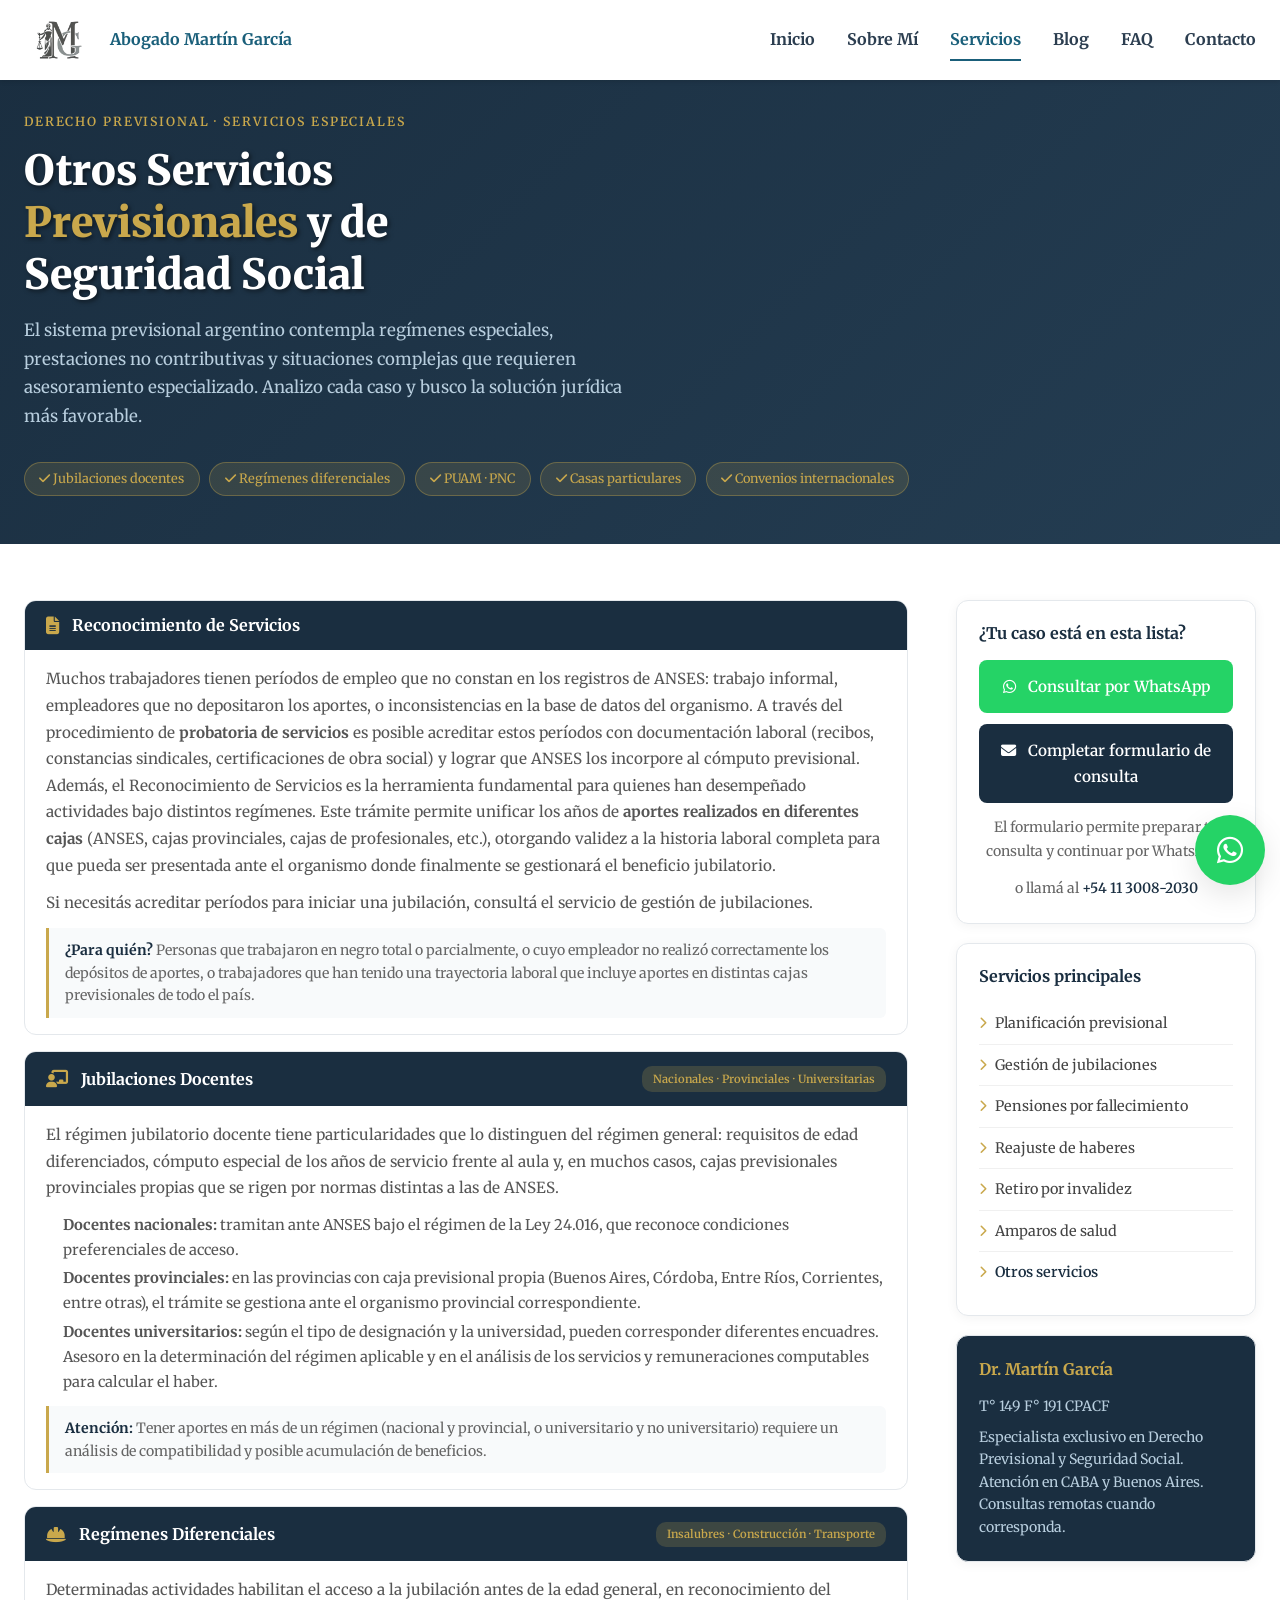
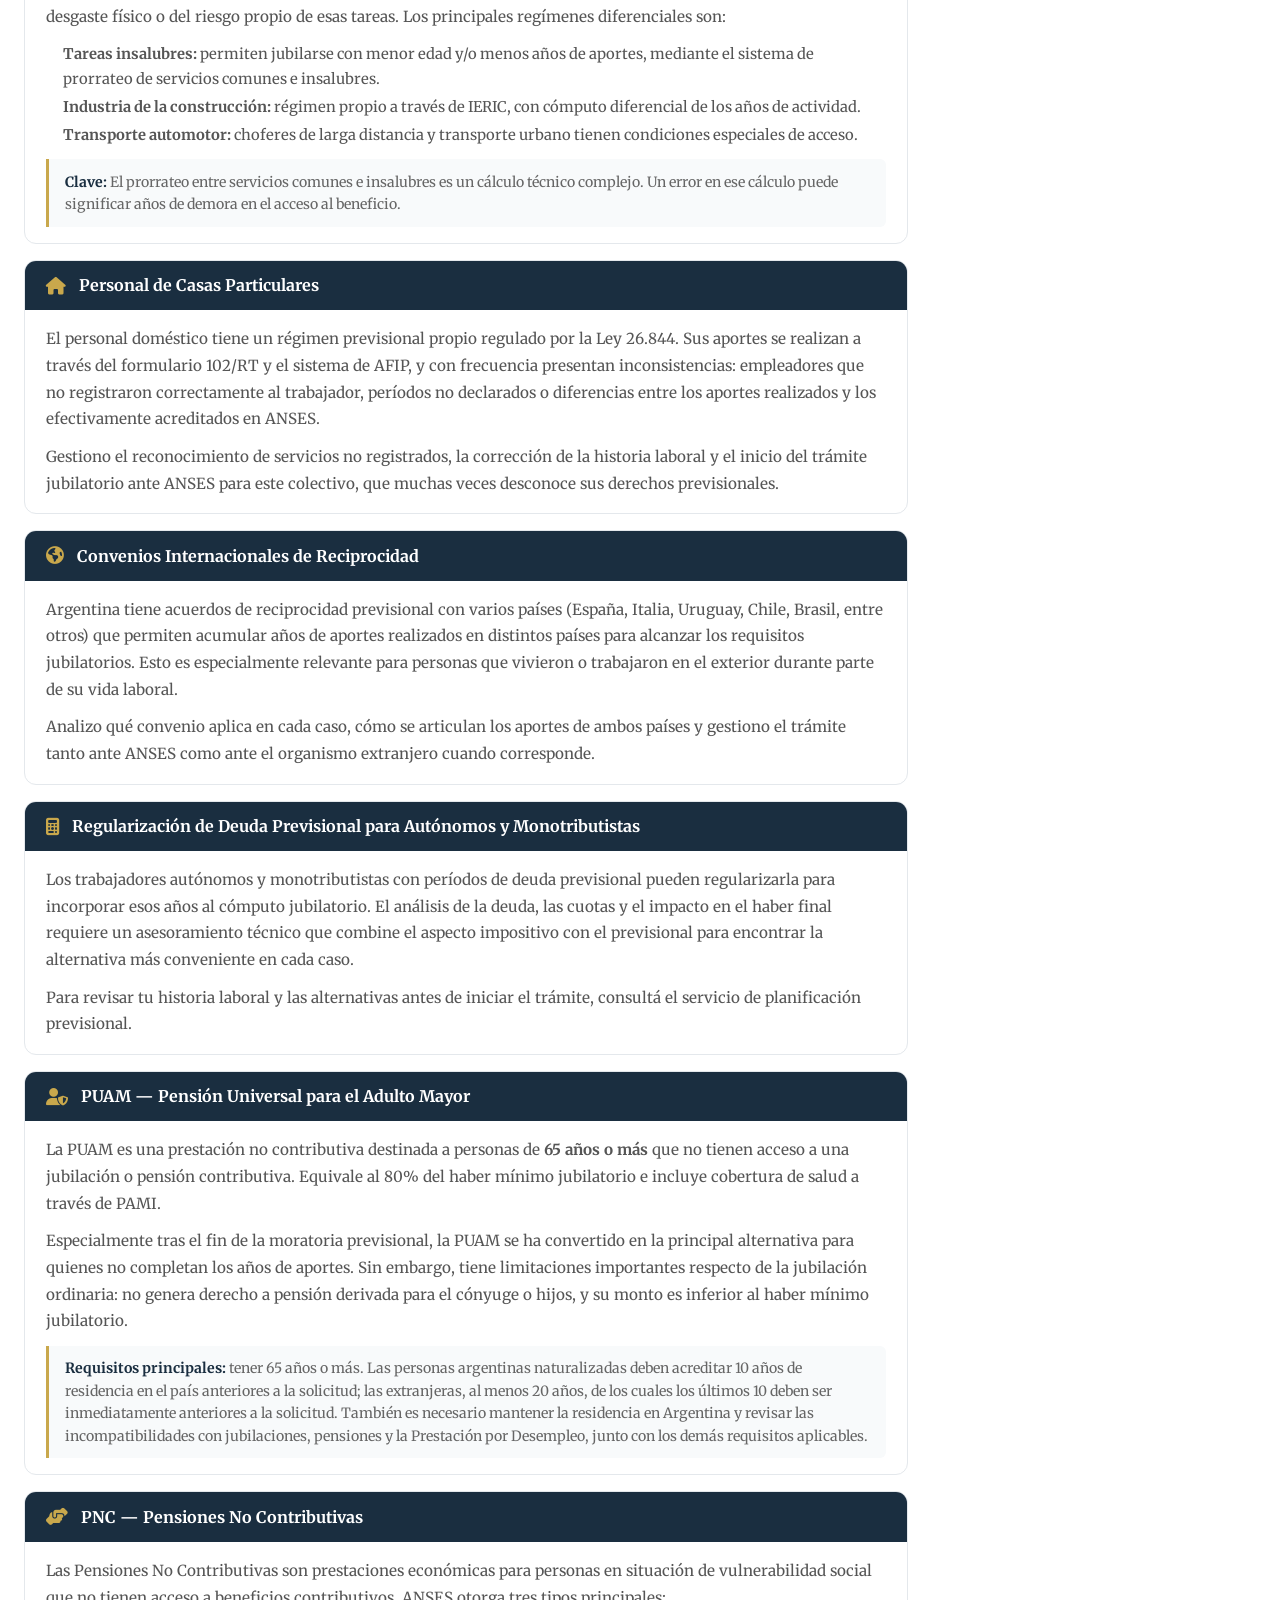
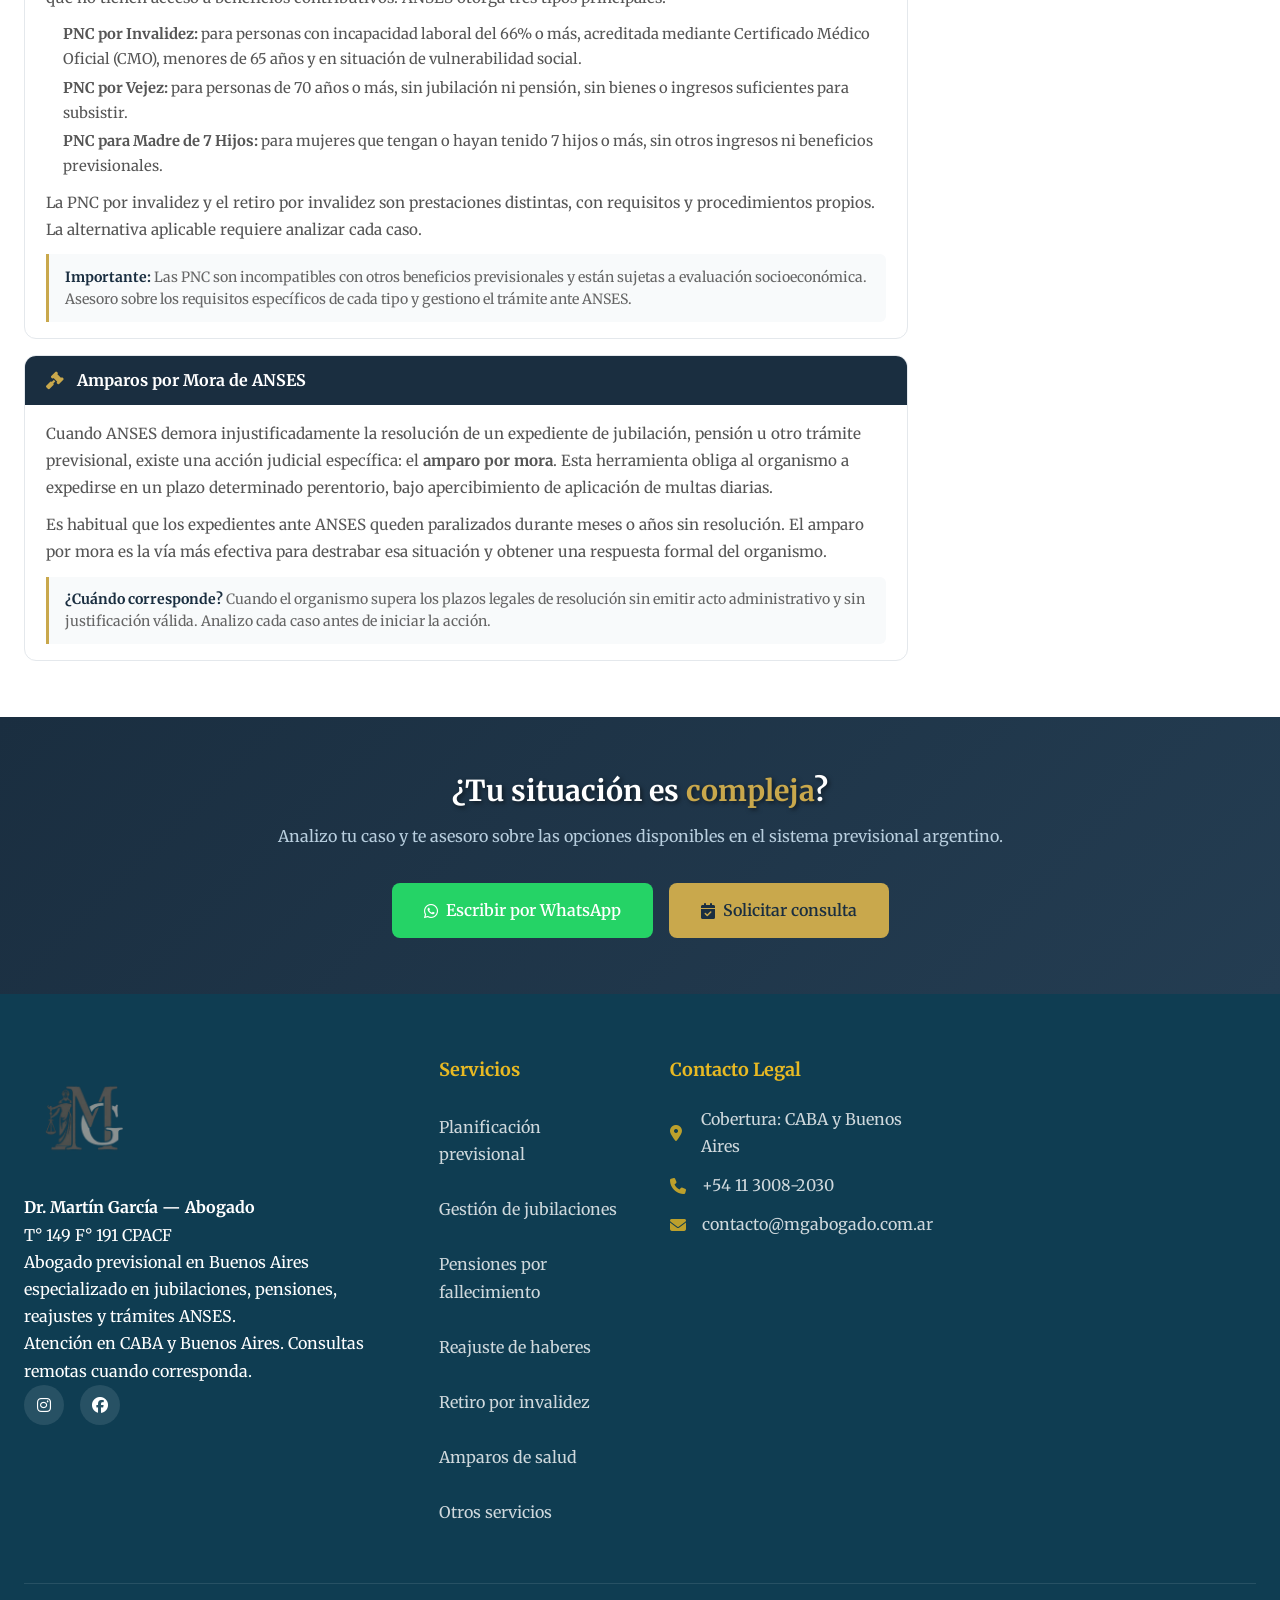
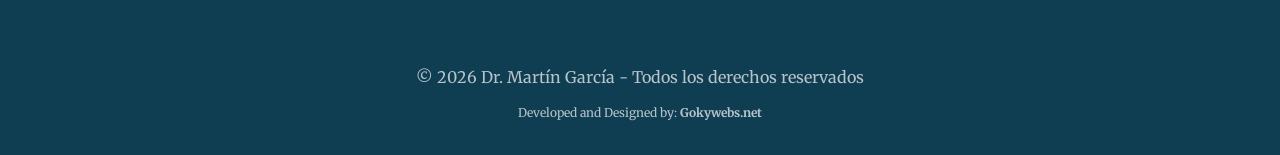
<file: otros-servicios-previsionales.html>
<!DOCTYPE html>
<html lang="es">
<head>
    <!-- Google Tag Manager -->
    <script>(function(w,d,s,l,i){w[l]=w[l]||[];w[l].push({'gtm.start':
    new Date().getTime(),event:'gtm.js'});var f=d.getElementsByTagName(s)[0],
    j=d.createElement(s),dl=l!='dataLayer'?'&l='+l:'';j.async=true;j.src=
    'https://www.googletagmanager.com/gtm.js?id='+i+dl;f.parentNode.insertBefore(j,f);
    })(window,document,'script','dataLayer','GTM-MPMJT2L8');</script>
    <!-- End Google Tag Manager -->

    <meta charset="UTF-8">
    <meta name="viewport" content="width=device-width, initial-scale=1.0">

    <title>Otros Servicios Previsionales | Dr. Martín García</title>
    <meta name="description" content="Asesoramiento en regímenes especiales, PUAM, PNC y trámites previsionales. Dr. Martín García, abogado previsional en CABA y Buenos Aires.">
    <meta name="keywords" content="jubilacion docente Buenos Aires, PUAM pension universal adulto mayor, PNC pension no contributiva, personal casas particulares jubilacion, regimenes diferenciales insalubres, convenios internacionales jubilacion, amparo mora ANSES, abogado previsional CABA">
    <meta name="author" content="Dr. Martín García">
    <meta name="robots" content="index, follow, max-image-preview:large">
    <meta name="geo.region" content="AR-C">
    <meta name="geo.placename" content="Buenos Aires">

    <meta property="og:title" content="Otros Servicios Previsionales | Dr. Martín García">
    <meta property="og:description" content="Asesoramiento en regímenes especiales, PUAM, PNC y trámites previsionales. Dr. Martín García, abogado previsional en CABA y Buenos Aires.">
    <meta property="og:image" content="https://mgabogado.com.ar/images/Logos/social-share.jpg">
    <meta property="og:image:type" content="image/jpeg">
    <meta property="og:image:width" content="1200">
    <meta property="og:image:height" content="630">
    <meta property="og:image:alt" content="Dr. Martín García — Abogado Previsional">
    <meta property="og:type" content="website">
    <meta property="og:url" content="https://mgabogado.com.ar/otros-servicios-previsionales">
    <meta property="og:locale" content="es_AR">
    <meta property="og:site_name" content="Dr. Martín García - Abogado Previsional">

    <link rel="canonical" href="https://mgabogado.com.ar/otros-servicios-previsionales">
    <link rel="icon" type="image/x-icon" href="images/Logos/Martin Garcia Servicios Legales - Isotipo.ico">
    <link rel="apple-touch-icon" href="images/Logos/Martin Garcia Servicios Legales - Isotipo.png">
    <meta name="theme-color" content="#1A2E40">

 <script type="application/ld+json">
{
  "@context": "https://schema.org",
  "@graph": [
    {
      "@type": "Person",
      "@id": "https://mgabogado.com.ar/#person",
      "name": "Dr. Martín García",
      "url": "https://mgabogado.com.ar/",
      "image": "https://mgabogado.com.ar/images/FotoPerfil.webp",
      "jobTitle": "Abogado Previsional",
      "knowsAbout": [
        "Derecho Previsional",
        "Derecho de la Seguridad Social",
        "Gestión ante ANSES",
        "Jubilaciones Docentes",
        "Regímenes Diferenciales",
        "Convenios Internacionales",
        "PUAM"
      ],
      "sameAs": [
        "https://www.instagram.com/ab.martingarcia/",
        "https://www.facebook.com/AbogadoGarciaMartin/",
        "https://ar.linkedin.com/in/martin-gabriel-garcia"
      ],
      "description": "Abogado que ejerce de manera individual, dedicado al Derecho Previsional y al Derecho de la Seguridad Social en CABA y Buenos Aires.",
      "telephone": "+541130082030",
      "email": "contacto@mgabogado.com.ar"
    },
    {
      "@type": "Service",
      "@id": "https://mgabogado.com.ar/otros-servicios-previsionales#service",
      "name": "Otros Servicios Previsionales y de Seguridad Social",
      "provider": {
        "@id": "https://mgabogado.com.ar/#person"
      },
      "areaServed": [
        {
          "@type": "City",
          "name": "Ciudad Autónoma de Buenos Aires"
        },
        {
          "@type": "AdministrativeArea",
          "name": "Provincia de Buenos Aires"
        }
      ],
      "description": "Asesoramiento en reconocimiento de servicios, jubilaciones docentes, regímenes diferenciales, personal de casas particulares, convenios internacionales, regularización de deuda previsional, PUAM, pensiones no contributivas y amparos por mora de ANSES.",
      "serviceType": "Derecho Previsional",
      "url": "https://mgabogado.com.ar/otros-servicios-previsionales"
    },
    {
      "@type": "WebSite",
      "@id": "https://mgabogado.com.ar/#website",
      "url": "https://mgabogado.com.ar/",
      "name": "Dr. Martín García - Abogado Previsional",
      "publisher": {
        "@id": "https://mgabogado.com.ar/#person"
      },
      "inLanguage": "es-AR"
    },
    {
      "@type": "WebPage",
      "@id": "https://mgabogado.com.ar/otros-servicios-previsionales#webpage",
      "url": "https://mgabogado.com.ar/otros-servicios-previsionales",
      "name": "Otros Servicios Previsionales | Dr. Martín García",
      "isPartOf": {
        "@id": "https://mgabogado.com.ar/#website"
      },
      "about": {
        "@id": "https://mgabogado.com.ar/otros-servicios-previsionales#service"
      },
      "primaryImageOfPage": {
        "@type": "ImageObject",
        "url": "https://mgabogado.com.ar/images/Logos/Martin%20Garcia%20Servicios%20Legales%20-%20Isotipo.png"
      },
      "mainEntity": {
        "@id": "https://mgabogado.com.ar/otros-servicios-previsionales#service"
      },
      "inLanguage": "es-AR"
    }
  ]
}
</script>
    <link rel="preload" as="image" href="images/Logo.webp">
    <link rel="stylesheet" href="styles.css">
    <link rel="preconnect" href="https://fonts.googleapis.com">
    <link rel="preconnect" href="https://fonts.gstatic.com" crossorigin>
    <link href="https://fonts.googleapis.com/css2?family=Merriweather:wght@300;400;700;900&display=swap" rel="stylesheet" media="print" onload="this.media='all'">
    <link rel="stylesheet" href="https://cdnjs.cloudflare.com/ajax/libs/font-awesome/6.4.0/css/all.min.css" media="print" onload="this.media='all'">

    <style>
        .breadcrumb { background:#f4f6f8; padding:.75rem 0; font-size:.85rem; color:#666; }
        .breadcrumb a { color:#1A2E40; text-decoration:none; }
        .breadcrumb a:hover { text-decoration:underline; }
        .breadcrumb span { margin:0 .4rem; color:#aaa; }

        .page-hero { background:linear-gradient(135deg,#1A2E40 0%,#243d52 100%); color:#fff; padding:4rem 0 3rem; }
        .page-hero__label { font-size:.78rem; letter-spacing:.15em; text-transform:uppercase; color:#C9A84C; font-weight:600; margin-bottom:.75rem; }
        .page-hero__title { font-family:'Merriweather',Georgia,serif; font-size:clamp(1.8rem,4vw,2.6rem); font-weight:900; line-height:1.25; margin-bottom:1rem; }
        .page-hero__title em { color:#C9A84C; font-style:normal; }
        .page-hero__desc { font-size:1.05rem; line-height:1.7; color:#b8cede; max-width:620px; margin-bottom:2rem; }
        .page-hero__badges { display:flex; flex-wrap:wrap; gap:.6rem; }
        .badge-item { background:rgba(201,168,76,.15); border:1px solid rgba(201,168,76,.35); color:#C9A84C; font-size:.8rem; padding:.3rem .9rem; border-radius:20px; }

        .page-content { padding:3.5rem 0; }
        .content-grid { display:grid; grid-template-columns:1fr 300px; gap:3rem; align-items:start; }
        @media(max-width:768px){ .content-grid{grid-template-columns:1fr;} .content-grid > .sidebar { order:0; position:static; } }

        /* Servicios grid */
        .servicios-grid { display:flex; flex-direction:column; gap:1rem; }
        .servicio-card { background:#fff; border:1px solid #e4e8ec; border-radius:12px; overflow:hidden; transition:box-shadow .2s; }
        .servicio-card:hover { box-shadow:0 4px 20px rgba(0,0,0,.08); }
        .servicio-header { background:#1A2E40; padding:.9rem 1.3rem; display:flex; align-items:center; gap:.8rem; }
        .servicio-header i { color:#C9A84C; font-size:1.1rem; flex-shrink:0; }
        .servicio-header h2 { font-family:'Merriweather',Georgia,serif; font-size:1rem; font-weight:700; color:#fff; margin:0; }
        .servicio-tag { margin-left:auto; font-size:.7rem; font-weight:600; background:rgba(201,168,76,.2); color:#C9A84C; padding:.2rem .7rem; border-radius:10px; white-space:nowrap; flex-shrink:0; }
        .servicio-body { padding:1rem 1.3rem; }
        .servicio-body p { font-size:.95rem; color:#555; line-height:1.75; margin:0 0 .7rem; }
        .servicio-body p:last-child { margin-bottom:0; }
        .servicio-body ul { margin:.4rem 0 .7rem 1.1rem; padding:0; }
        .servicio-body ul li { font-size:.92rem; color:#555; line-height:1.7; margin-bottom:.2rem; }
        .servicio-body ul li::marker { color:#C9A84C; }
        .servicio-nota { background:#f8fafb; border-left:3px solid #C9A84C; padding:.7rem 1rem; border-radius:0 6px 6px 0; font-size:.88rem; color:#666; line-height:1.6; margin-top:.7rem; }
        .servicio-nota strong { color:#1A2E40; }

        .sidebar { display:flex; flex-direction:column; gap:1.2rem; position:sticky; top:100px; }
        .sidebar-card { background:#fff; border:1px solid #e4e8ec; border-radius:12px; padding:1.4rem; box-shadow:0 2px 12px rgba(0,0,0,.05); }
        .sidebar-card h4 { font-family:'Merriweather',Georgia,serif; font-size:1rem; font-weight:700; color:#1A2E40; margin-bottom:1rem; }
        .sidebar-card .btn-primary { display:block; background:#1A2E40; color:#fff; text-align:center; padding:.85rem; border-radius:8px; text-decoration:none; font-weight:600; font-size:.95rem; margin-bottom:.7rem; transition:background .2s; }
        .sidebar-card .btn-primary:hover { background:#243d52; }
        .sidebar-card .btn-wsp { display:block; background:#25D366; color:#fff; text-align:center; padding:.85rem; border-radius:8px; text-decoration:none; font-weight:600; font-size:.95rem; transition:background .2s; }
        .sidebar-card .btn-wsp:hover { background:#1ebe5a; }
        .sidebar-card .btn-wsp i, .sidebar-card .btn-primary i { margin-right:.5rem; }
        .sidebar-tel { text-align:center; margin-top:.8rem; font-size:.88rem; color:#666; }
        .sidebar-tel a { color:#1A2E40; font-weight:600; text-decoration:none; }

        .services-list { list-style:none; padding:0; margin:0; }
        .services-list li { padding:.5rem 0; border-bottom:1px solid #f0f0f0; font-size:.9rem; }
        .services-list li:last-child { border-bottom:none; }
        .services-list a { color:#444; text-decoration:none; display:flex; align-items:center; gap:.5rem; transition:color .2s; }
        .services-list a:hover { color:#1A2E40; }
        .services-list a i { color:#C9A84C; font-size:.75rem; }
        .services-list li.active a { color:#1A2E40; font-weight:600; }

        .cta-section { background:linear-gradient(135deg,#1A2E40,#243d52); color:#fff; padding:3.5rem 0; text-align:center; }
        .cta-section h2 { font-family:'Merriweather',Georgia,serif; font-size:1.8rem; margin-bottom:.8rem; }
        .cta-section h2 em { color:#C9A84C; font-style:normal; }
        .cta-section p { color:#b8cede; font-size:1rem; margin-bottom:2rem; }
        .cta-buttons { display:flex; gap:1rem; justify-content:center; flex-wrap:wrap; }
        .cta-buttons a { padding:.9rem 2rem; border-radius:8px; font-weight:600; font-size:1rem; text-decoration:none; display:inline-flex; align-items:center; gap:.5rem; transition:transform .2s; }
        .cta-buttons a:hover { transform:translateY(-2px); }
        .cta-btn-main { background:#C9A84C; color:#1A2E40; }
        .cta-btn-wsp { background:#25D366; color:#fff; }
    </style>
</head>
<body>
    <noscript><iframe src="https://www.googletagmanager.com/ns.html?id=GTM-MPMJT2L8" height="0" width="0" style="display:none;visibility:hidden"></iframe></noscript>

    <header class="header" id="header">
        <nav class="nav container">
            <div class="nav__brand">
                <img src="images/Logo.webp" alt="Dr. Martín García - Abogado previsional en Buenos Aires" class="nav__logo">
                <span class="nav__name">Abogado Martín García</span>
            </div>
            <div class="nav__menu" id="nav-menu">
                <ul class="nav__list">
                    <li class="nav__item"><a href="/#inicio" class="nav__link">Inicio</a></li>
                    <li class="nav__item"><a href="/#sobre-mi" class="nav__link">Sobre Mí</a></li>
                    <li class="nav__item"><a href="/#servicios" class="nav__link active-link">Servicios</a></li>
                    <li class="nav__item"><a href="https://blog.mgabogado.com.ar" target="_blank" rel="noopener noreferrer" class="nav__link">Blog</a></li>
                    <li class="nav__item"><a href="/#faq" class="nav__link">FAQ</a></li>
                    <li class="nav__item"><a href="/#contacto" class="nav__link">Contacto</a></li>
                </ul>
                <div class="nav__close" id="nav-close"><i class="fas fa-times"></i></div>
            </div>
            <div class="nav__toggle" id="nav-toggle"><i class="fas fa-bars"></i></div>
        </nav>
    </header>

    <div class="breadcrumb">
        <div class="container">
            <a href="/">Inicio</a>
            <span>›</span>
            <a href="/#servicios">Servicios</a>
            <span>›</span>
            Otros Servicios Previsionales
        </div>
    </div>

    <section class="page-hero">
        <div class="container">
            <p class="page-hero__label">Derecho Previsional · Servicios Especiales</p>
           <h1 class="page-hero__title" style="color: #ffffff; text-shadow: 2px 2px 4px rgba(0,0,0,0.5);">
    Otros Servicios<br><em>Previsionales</em> y de<br>Seguridad Social
</h1>
            <p class="page-hero__desc">
                El sistema previsional argentino contempla regímenes especiales, prestaciones no contributivas y situaciones complejas que requieren asesoramiento especializado. Analizo cada caso y busco la solución jurídica más favorable.
            </p>
            <div class="page-hero__badges">
                <span class="badge-item"><i class="fas fa-check"></i> Jubilaciones docentes</span>
                <span class="badge-item"><i class="fas fa-check"></i> Regímenes diferenciales</span>
                <span class="badge-item"><i class="fas fa-check"></i> PUAM · PNC</span>
                <span class="badge-item"><i class="fas fa-check"></i> Casas particulares</span>
                <span class="badge-item"><i class="fas fa-check"></i> Convenios internacionales</span>
            </div>
        </div>
    </section>

    <section class="page-content">
        <div class="container">
            <div class="content-grid">

                <div class="servicios-grid">

                    <!-- Reconocimiento de servicios -->
                    <div class="servicio-card">
                        <div class="servicio-header">
                            <i class="fas fa-file-alt"></i>
                            <h2 id="reconocimiento-de-servicios">Reconocimiento de Servicios</h2>
                        </div>
                        <div class="servicio-body">
                            <p>Muchos trabajadores tienen períodos de empleo que no constan en los registros de ANSES: trabajo informal, empleadores que no depositaron los aportes, o inconsistencias en la base de datos del organismo. A través del procedimiento de <strong>probatoria de servicios</strong> es posible acreditar estos períodos con documentación laboral (recibos, constancias sindicales, certificaciones de obra social) y lograr que ANSES los incorpore al cómputo previsional.
Además, el Reconocimiento de Servicios es la herramienta fundamental para quienes han desempeñado actividades bajo distintos regímenes. Este trámite permite unificar los años de <strong>aportes realizados en diferentes cajas</strong> (ANSES, cajas provinciales, cajas de profesionales, etc.), otorgando validez a la historia laboral completa para que pueda ser presentada ante el organismo donde finalmente se gestionará el beneficio jubilatorio.</p>
                            <p>Si necesitás acreditar períodos para iniciar una jubilación, consultá el servicio de <a href="/gestion-jubilaciones">gestión de jubilaciones</a>.</p>
                            <div class="servicio-nota"><strong>¿Para quién?</strong> Personas que trabajaron en negro total o parcialmente, o cuyo empleador no realizó correctamente los depósitos de aportes, o trabajadores que han tenido una trayectoria laboral que incluye aportes en distintas cajas previsionales de todo el país.</div>
                        </div>
                    </div>

                    <!-- Jubilaciones Docentes -->
                    <div class="servicio-card">
                        <div class="servicio-header">
                            <i class="fas fa-chalkboard-teacher"></i>
                            <h2 id="jubilaciones-docentes">Jubilaciones Docentes</h2>
                            <span class="servicio-tag">Nacionales · Provinciales · Universitarias</span>
                        </div>
                        <div class="servicio-body">
                            <p>El régimen jubilatorio docente tiene particularidades que lo distinguen del régimen general: requisitos de edad diferenciados, cómputo especial de los años de servicio frente al aula y, en muchos casos, cajas previsionales provinciales propias que se rigen por normas distintas a las de ANSES.</p>
                            <ul>
                                <li><strong>Docentes nacionales:</strong> tramitan ante ANSES bajo el régimen de la Ley 24.016, que reconoce condiciones preferenciales de acceso.</li>
                                <li><strong>Docentes provinciales:</strong> en las provincias con caja previsional propia (Buenos Aires, Córdoba, Entre Ríos, Corrientes, entre otras), el trámite se gestiona ante el organismo provincial correspondiente.</li>
                                <li><strong>Docentes universitarios:</strong> según el tipo de designación y la universidad, pueden corresponder diferentes encuadres. Asesoro en la determinación del régimen aplicable y en el análisis de los servicios y remuneraciones computables para calcular el haber.</li>
                            </ul>
                            <div class="servicio-nota"><strong>Atención:</strong> Tener aportes en más de un régimen (nacional y provincial, o universitario y no universitario) requiere un análisis de compatibilidad y posible acumulación de beneficios.</div>
                        </div>
                    </div>

                    <!-- Regímenes Diferenciales -->
                    <div class="servicio-card">
                        <div class="servicio-header">
                            <i class="fas fa-hard-hat"></i>
                            <h2 id="regimenes-diferenciales">Regímenes Diferenciales</h2>
                            <span class="servicio-tag">Insalubres · Construcción · Transporte</span>
                        </div>
                        <div class="servicio-body">
                            <p>Determinadas actividades habilitan el acceso a la jubilación antes de la edad general, en reconocimiento del desgaste físico o del riesgo propio de esas tareas. Los principales regímenes diferenciales son:</p>
                            <ul>
                                <li><strong>Tareas insalubres:</strong> permiten jubilarse con menor edad y/o menos años de aportes, mediante el sistema de prorrateo de servicios comunes e insalubres.</li>
                                <li><strong>Industria de la construcción:</strong> régimen propio a través de IERIC, con cómputo diferencial de los años de actividad.</li>
                                <li><strong>Transporte automotor:</strong> choferes de larga distancia y transporte urbano tienen condiciones especiales de acceso.</li>
                            </ul>
                            <div class="servicio-nota"><strong>Clave:</strong> El prorrateo entre servicios comunes e insalubres es un cálculo técnico complejo. Un error en ese cálculo puede significar años de demora en el acceso al beneficio.</div>
                        </div>
                    </div>

                    <!-- Personal de casas particulares -->
                    <div class="servicio-card">
                        <div class="servicio-header">
                            <i class="fas fa-home"></i>
                            <h2 id="casas-particulares">Personal de Casas Particulares</h2>
                        </div>
                        <div class="servicio-body">
                            <p>El personal doméstico tiene un régimen previsional propio regulado por la Ley 26.844. Sus aportes se realizan a través del formulario 102/RT y el sistema de AFIP, y con frecuencia presentan inconsistencias: empleadores que no registraron correctamente al trabajador, períodos no declarados o diferencias entre los aportes realizados y los efectivamente acreditados en ANSES.</p>
                            <p>Gestiono el reconocimiento de servicios no registrados, la corrección de la historia laboral y el inicio del trámite jubilatorio ante ANSES para este colectivo, que muchas veces desconoce sus derechos previsionales.</p>
                        </div>
                    </div>

                    <!-- Convenios internacionales -->
                    <div class="servicio-card">
                        <div class="servicio-header">
                            <i class="fas fa-globe-americas"></i>
                            <h2 id="convenios-internacionales">Convenios Internacionales de Reciprocidad</h2>
                        </div>
                        <div class="servicio-body">
                            <p>Argentina tiene acuerdos de reciprocidad previsional con varios países (España, Italia, Uruguay, Chile, Brasil, entre otros) que permiten acumular años de aportes realizados en distintos países para alcanzar los requisitos jubilatorios. Esto es especialmente relevante para personas que vivieron o trabajaron en el exterior durante parte de su vida laboral.</p>
                            <p>Analizo qué convenio aplica en cada caso, cómo se articulan los aportes de ambos países y gestiono el trámite tanto ante ANSES como ante el organismo extranjero cuando corresponde.</p>
                        </div>
                    </div>

                    <!-- Regulación deuda autónomos -->
                    <div class="servicio-card">
                        <div class="servicio-header">
                            <i class="fas fa-calculator"></i>
                            <h2 id="deuda-previsional">Regularización de Deuda Previsional para Autónomos y Monotributistas</h2>
                        </div>
                        <div class="servicio-body">
                            <p>Los trabajadores autónomos y monotributistas con períodos de deuda previsional pueden regularizarla para incorporar esos años al cómputo jubilatorio. El análisis de la deuda, las cuotas y el impacto en el haber final requiere un asesoramiento técnico que combine el aspecto impositivo con el previsional para encontrar la alternativa más conveniente en cada caso.</p>
                            <p>Para revisar tu historia laboral y las alternativas antes de iniciar el trámite, consultá el servicio de <a href="/planificacion-previsional">planificación previsional</a>.</p>
                        </div>
                    </div>

                    <!-- PUAM -->
                    <div class="servicio-card">
                        <div class="servicio-header">
                            <i class="fas fa-user-shield"></i>
                            <h2 id="puam">PUAM — Pensión Universal para el Adulto Mayor</h2>
                        </div>
                        <div class="servicio-body">
                            <p>La PUAM es una prestación no contributiva destinada a personas de <strong>65 años o más</strong> que no tienen acceso a una jubilación o pensión contributiva. Equivale al 80% del haber mínimo jubilatorio e incluye cobertura de salud a través de PAMI.</p>
                            <p>Especialmente tras el fin de la moratoria previsional, la PUAM se ha convertido en la principal alternativa para quienes no completan los años de aportes. Sin embargo, tiene limitaciones importantes respecto de la jubilación ordinaria: no genera derecho a pensión derivada para el cónyuge o hijos, y su monto es inferior al haber mínimo jubilatorio.</p>
                            <div class="servicio-nota"><strong>Requisitos principales:</strong> tener 65 años o más. Las personas argentinas naturalizadas deben acreditar 10 años de residencia en el país anteriores a la solicitud; las extranjeras, al menos 20 años, de los cuales los últimos 10 deben ser inmediatamente anteriores a la solicitud. También es necesario mantener la residencia en Argentina y revisar las incompatibilidades con jubilaciones, pensiones y la Prestación por Desempleo, junto con los demás requisitos aplicables.</div>
                        </div>
                    </div>

                    <!-- PNC -->
                    <div class="servicio-card">
                        <div class="servicio-header">
                            <i class="fas fa-hands-helping"></i>
                            <h2 id="pensiones-no-contributivas">PNC — Pensiones No Contributivas</h2>
                        </div>
                        <div class="servicio-body">
                            <p>Las Pensiones No Contributivas son prestaciones económicas para personas en situación de vulnerabilidad social que no tienen acceso a beneficios contributivos. ANSES otorga tres tipos principales:</p>
                            <ul>
                                <li><strong>PNC por Invalidez:</strong> para personas con incapacidad laboral del 66% o más, acreditada mediante Certificado Médico Oficial (CMO), menores de 65 años y en situación de vulnerabilidad social.</li>
                                <li><strong>PNC por Vejez:</strong> para personas de 70 años o más, sin jubilación ni pensión, sin bienes o ingresos suficientes para subsistir.</li>
                                <li><strong>PNC para Madre de 7 Hijos:</strong> para mujeres que tengan o hayan tenido 7 hijos o más, sin otros ingresos ni beneficios previsionales.</li>
                            </ul>
                            <p>La PNC por invalidez y el <a href="/retiro-por-invalidez">retiro por invalidez</a> son prestaciones distintas, con requisitos y procedimientos propios. La alternativa aplicable requiere analizar cada caso.</p>
                            <div class="servicio-nota"><strong>Importante:</strong> Las PNC son incompatibles con otros beneficios previsionales y están sujetas a evaluación socioeconómica. Asesoro sobre los requisitos específicos de cada tipo y gestiono el trámite ante ANSES.</div>
                        </div>
                    </div>

                    <!-- Amparos por mora -->
                    <div class="servicio-card">
                        <div class="servicio-header">
                            <i class="fas fa-gavel"></i>
                            <h2 id="amparo-por-mora">Amparos por Mora de ANSES</h2>
                        </div>
                        <div class="servicio-body">
                            <p>Cuando ANSES demora injustificadamente la resolución de un expediente de jubilación, pensión u otro trámite previsional, existe una acción judicial específica: el <strong>amparo por mora</strong>. Esta herramienta obliga al organismo a expedirse en un plazo determinado perentorio, bajo apercibimiento de aplicación de multas diarias.</p>
                            <p>Es habitual que los expedientes ante ANSES queden paralizados durante meses o años sin resolución. El amparo por mora es la vía más efectiva para destrabar esa situación y obtener una respuesta formal del organismo.</p>
                            <div class="servicio-nota"><strong>¿Cuándo corresponde?</strong> Cuando el organismo supera los plazos legales de resolución sin emitir acto administrativo y sin justificación válida. Analizo cada caso antes de iniciar la acción.</div>
                        </div>
                    </div>

                </div><!-- fin servicios-grid -->

                <aside class="sidebar">
                    <div class="sidebar-card">
                        <h4>¿Tu caso está en esta lista?</h4>
                        <a href="https://wa.me/541130082030?text=Hola%20Dr.%20García,%20quiero%20consultar%20sobre%20un%20servicio%20previsional%20especial" target="_blank" rel="noopener noreferrer" class="btn-wsp">
                            <i class="fab fa-whatsapp"></i> Consultar por WhatsApp
                        </a>
                        <div style="height:.7rem;"></div>
                        <a href="/#contacto" class="btn-primary">
                            <i class="fas fa-envelope"></i> Completar formulario de consulta
                        </a>
                        <p class="sidebar-tel">El formulario permite preparar tu consulta y continuar por WhatsApp.</p>
                        <p class="sidebar-tel">o llamá al <a href="tel:+541130082030">+54 11 3008-2030</a></p>
                    </div>

                    <div class="sidebar-card">
                        <h4>Servicios principales</h4>
                        <ul class="services-list">
                            <li><a href="/planificacion-previsional"><i class="fas fa-chevron-right"></i> Planificación previsional</a></li>
                            <li><a href="/gestion-jubilaciones"><i class="fas fa-chevron-right"></i> Gestión de jubilaciones</a></li>
                            <li><a href="/pensiones-por-fallecimiento"><i class="fas fa-chevron-right"></i> Pensiones por fallecimiento</a></li>
                            <li><a href="/reajuste-de-haberes"><i class="fas fa-chevron-right"></i> Reajuste de haberes</a></li>
                            <li><a href="/retiro-por-invalidez"><i class="fas fa-chevron-right"></i> Retiro por invalidez</a></li>
                            <li><a href="/amparos-de-salud"><i class="fas fa-chevron-right"></i> Amparos de salud</a></li>
                            <li class="active"><a href="/otros-servicios-previsionales"><i class="fas fa-chevron-right"></i> Otros servicios</a></li>
                        </ul>
                    </div>

                    <div class="sidebar-card" style="background:#1A2E40;color:#fff;">
                        <h4 style="color:#C9A84C;">Dr. Martín García</h4>
                        <p style="font-size:.88rem;color:#b8cede;line-height:1.6;margin-bottom:.5rem;">T° 149 F° 191 CPACF</p>
                        <p style="font-size:.88rem;color:#b8cede;line-height:1.6;">Especialista exclusivo en Derecho Previsional y Seguridad Social. Atención en CABA y Buenos Aires. Consultas remotas cuando corresponda.</p>
                    </div>
                </aside>

            </div>
        </div>
    </section>
<section class="related-posts-section">

    <div
        id="blog-posts"
        data-label="Otros Servicios Previsionales"
        
        data-limit="3">
    </div>

</section>
    <section class="cta-section">
        <div class="container">
            <h2 style="color: #ffffff; text-shadow: 2px 2px 4px rgba(0,0,0,0.5);">
            ¿Tu situación es <em>compleja</em>?
        </h2>
            <p>Analizo tu caso y te asesoro sobre las opciones disponibles en el sistema previsional argentino.</p>
            <div class="cta-buttons">
                <a href="https://wa.me/541130082030?text=Hola%20Dr.%20García,%20tengo%20una%20consulta%20sobre%20un%20servicio%20previsional%20especial" target="_blank" rel="noopener noreferrer" class="cta-btn-wsp">
                    <i class="fab fa-whatsapp"></i> Escribir por WhatsApp
                </a>
                <a href="/#contacto" class="cta-btn-main">
                    <i class="fas fa-calendar-check"></i> Solicitar consulta
                </a>
            </div>
        </div>
    </section>

    <footer class="footer">
        <div class="container">
            <div class="footer__content">
                <div class="footer__brand">
                    <img src="images/Logo.webp" alt="Logo Dr. Martín García" class="footer__logo" loading="lazy">
                    <div class="footer__legal">
                        <p><strong>Dr. Martín García — Abogado</strong></p>
                        <p>T° 149 F° 191 CPACF</p>
                        <p>Abogado previsional en Buenos Aires especializado en jubilaciones, pensiones, reajustes y trámites ANSES.</p>
                        <p>Atención en CABA y Buenos Aires. Consultas remotas cuando corresponda.</p>
                    </div>
                    <div class="footer__social">
                        <a href="https://www.instagram.com/ab.martingarcia/" target="_blank" rel="noopener noreferrer" class="footer__social-link" title="Instagram"><i class="fab fa-instagram"></i></a>
                        <a href="https://www.facebook.com/AbogadoGarciaMartin/" target="_blank" rel="noopener noreferrer" class="footer__social-link" title="Facebook"><i class="fab fa-facebook"></i></a>
                    </div>
                </div>
                <div class="footer__links">
                    <h4 class="footer__title">Servicios</h4>
                    <ul class="footer__list">
                        <li><a href="/planificacion-previsional" class="footer__link">Planificación previsional</a></li>
                        <li><a href="/gestion-jubilaciones" class="footer__link">Gestión de jubilaciones</a></li>
                        <li><a href="/pensiones-por-fallecimiento" class="footer__link">Pensiones por fallecimiento</a></li>
                        <li><a href="/reajuste-de-haberes" class="footer__link">Reajuste de haberes</a></li>
                        <li><a href="/retiro-por-invalidez" class="footer__link">Retiro por invalidez</a></li>
                        <li><a href="/amparos-de-salud" class="footer__link">Amparos de salud</a></li>
                        <li><a href="/otros-servicios-previsionales" class="footer__link">Otros servicios</a></li>
                    </ul>
                </div>
                <div class="footer__contact">
                    <h4 class="footer__title">Contacto Legal</h4>
                    <ul class="footer__list">
                        <li><i class="fas fa-map-marker-alt"></i> Cobertura: CABA y Buenos Aires</li>
                        <li><i class="fas fa-phone"></i> +54 11 3008-2030</li>
                        <li><i class="fas fa-envelope"></i> contacto@mgabogado.com.ar</li>
                    </ul>
                </div>
            </div>
            <div class="footer__bottom">
                <p>© 2026 Dr. Martín García - Todos los derechos reservados</p>
                <p class="footer__signature">Developed and Designed by: <a href="https://www.gokywebs.net" target="_blank" rel="noopener noreferrer">Gokywebs.net</a></p>
            </div>
        </div>
    </footer>

    <a href="https://wa.me/541130082030?text=Hola%20Dr.%20García,%20vi%20su%20página%20de%20otros%20servicios%20previsionales%20y%20quería%20consultar"
       class="whatsapp-button" target="_blank" rel="noopener noreferrer"
       title="Consultar por WhatsApp" aria-label="WhatsApp Dr. Martín García">
        <i class="fab fa-whatsapp"></i>
    </a>

    <script src="script.js"></script>
    <script src="blog-feed.js"></script>
    <script type="application/ld+json">
{
  "@context": "https://schema.org/",
  "@type": "BreadcrumbList",
  "itemListElement": [{
    "@type": "ListItem", "position": 1, "name": "Inicio", "item": "https://mgabogado.com.ar/"
  },{
    "@type": "ListItem", "position": 2, "name": "Servicios", "item": "https://mgabogado.com.ar/#servicios"
  },{
    "@type": "ListItem", "position": 3, "name": "Otros Servicios", "item": "https://mgabogado.com.ar/otros-servicios-previsionales"
  }]
}
</script>
</body>
</html>
</file>
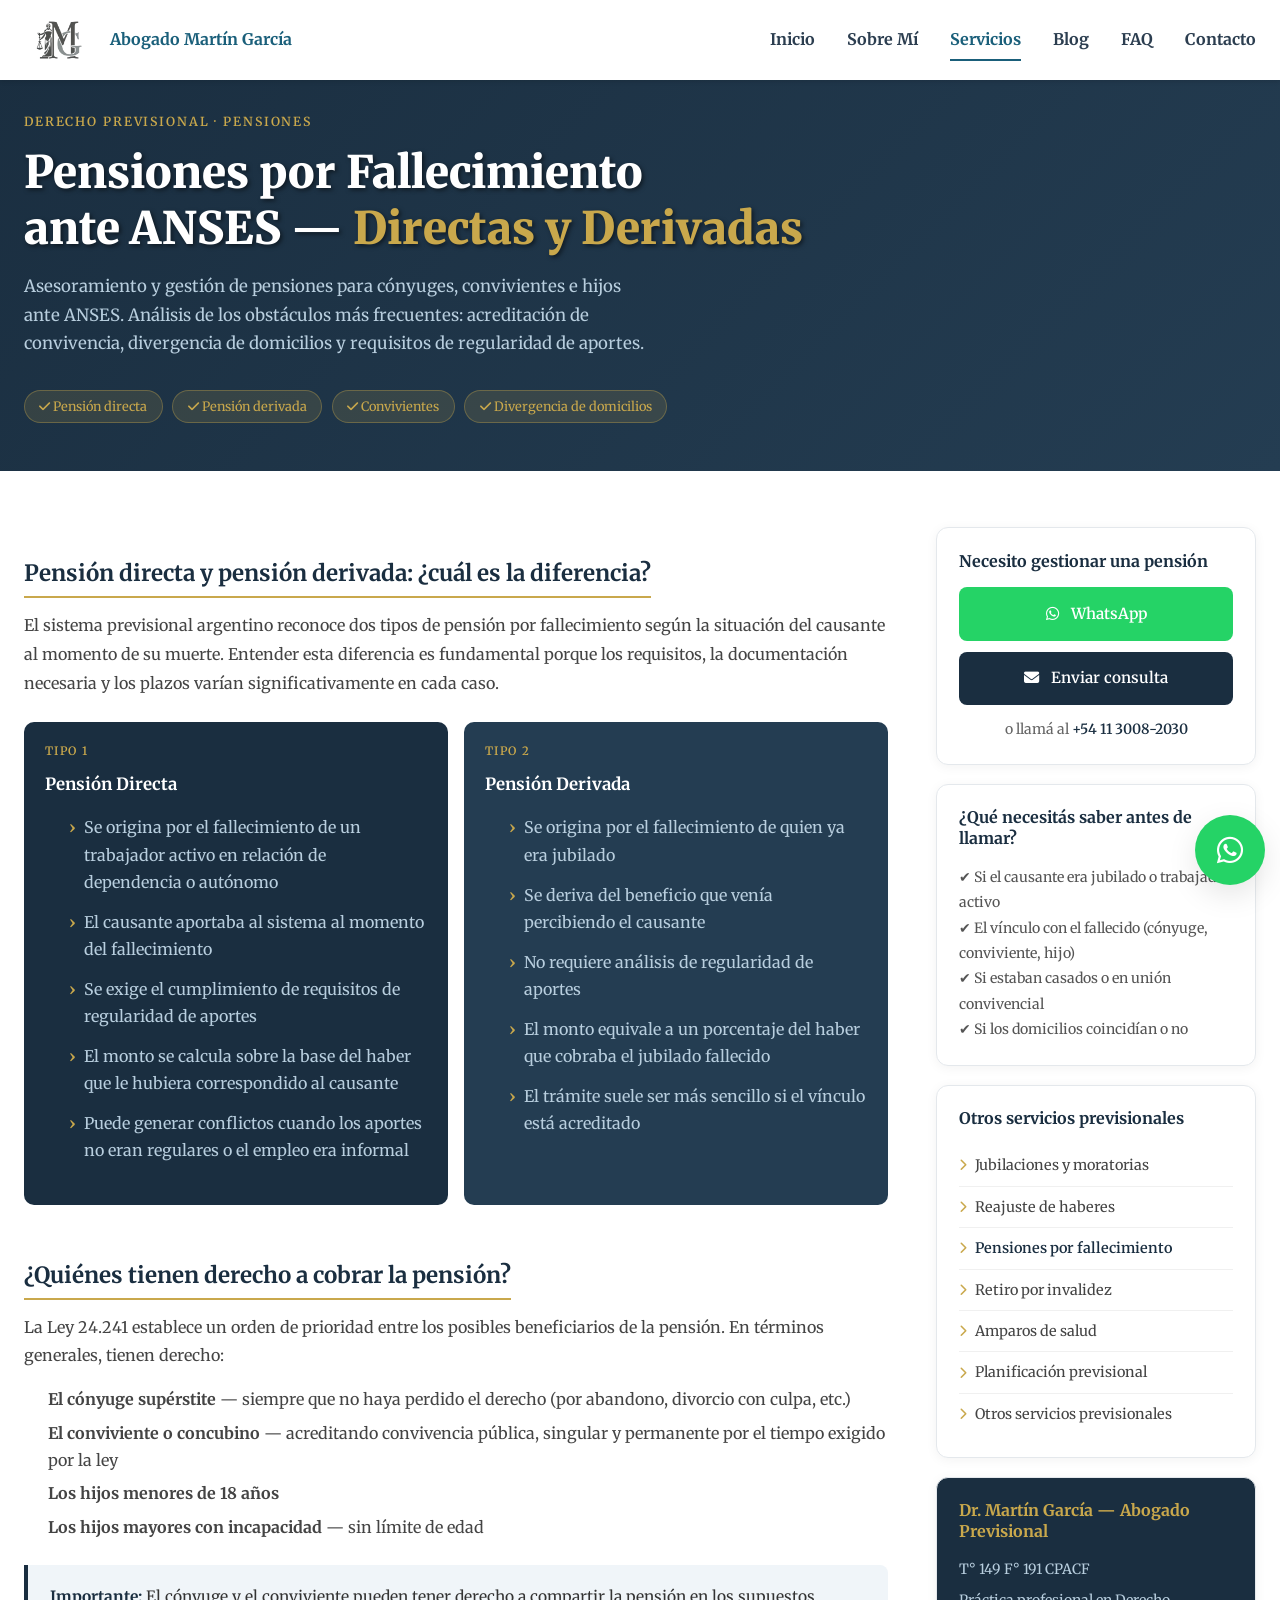
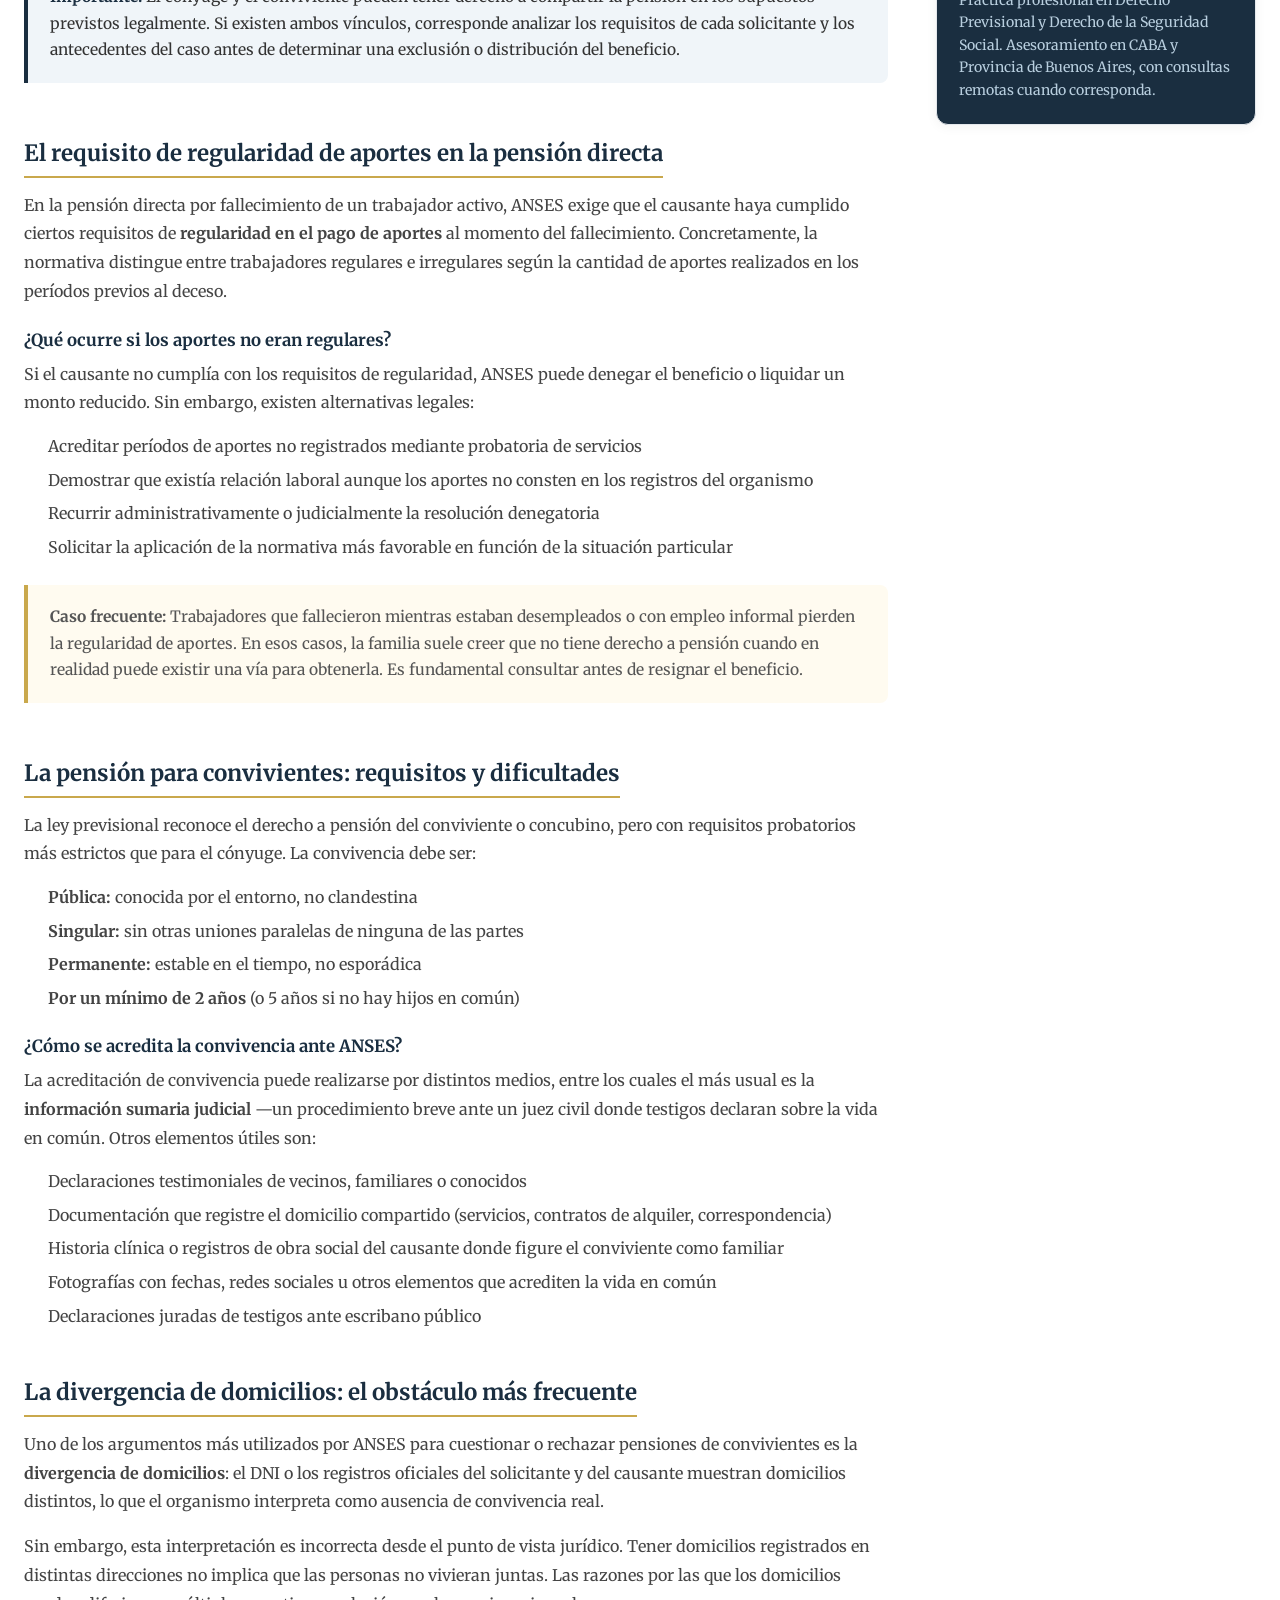
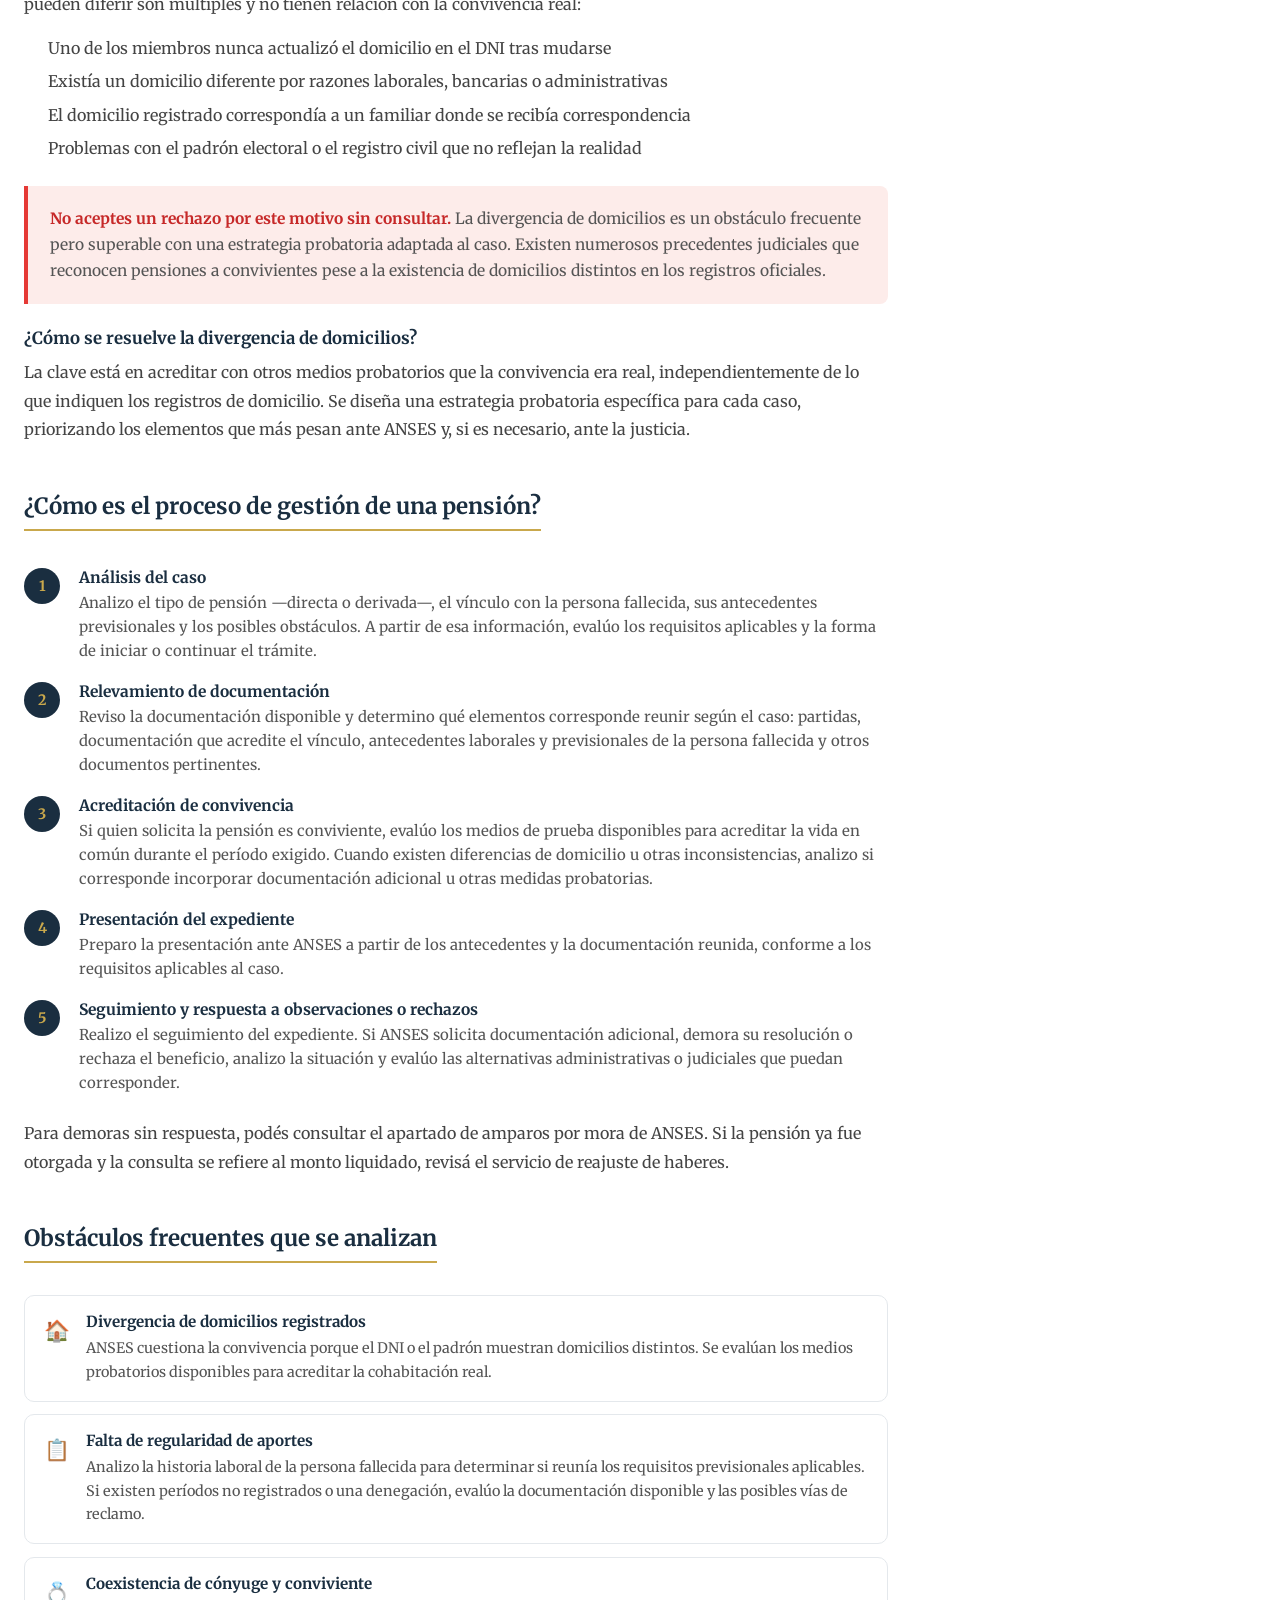
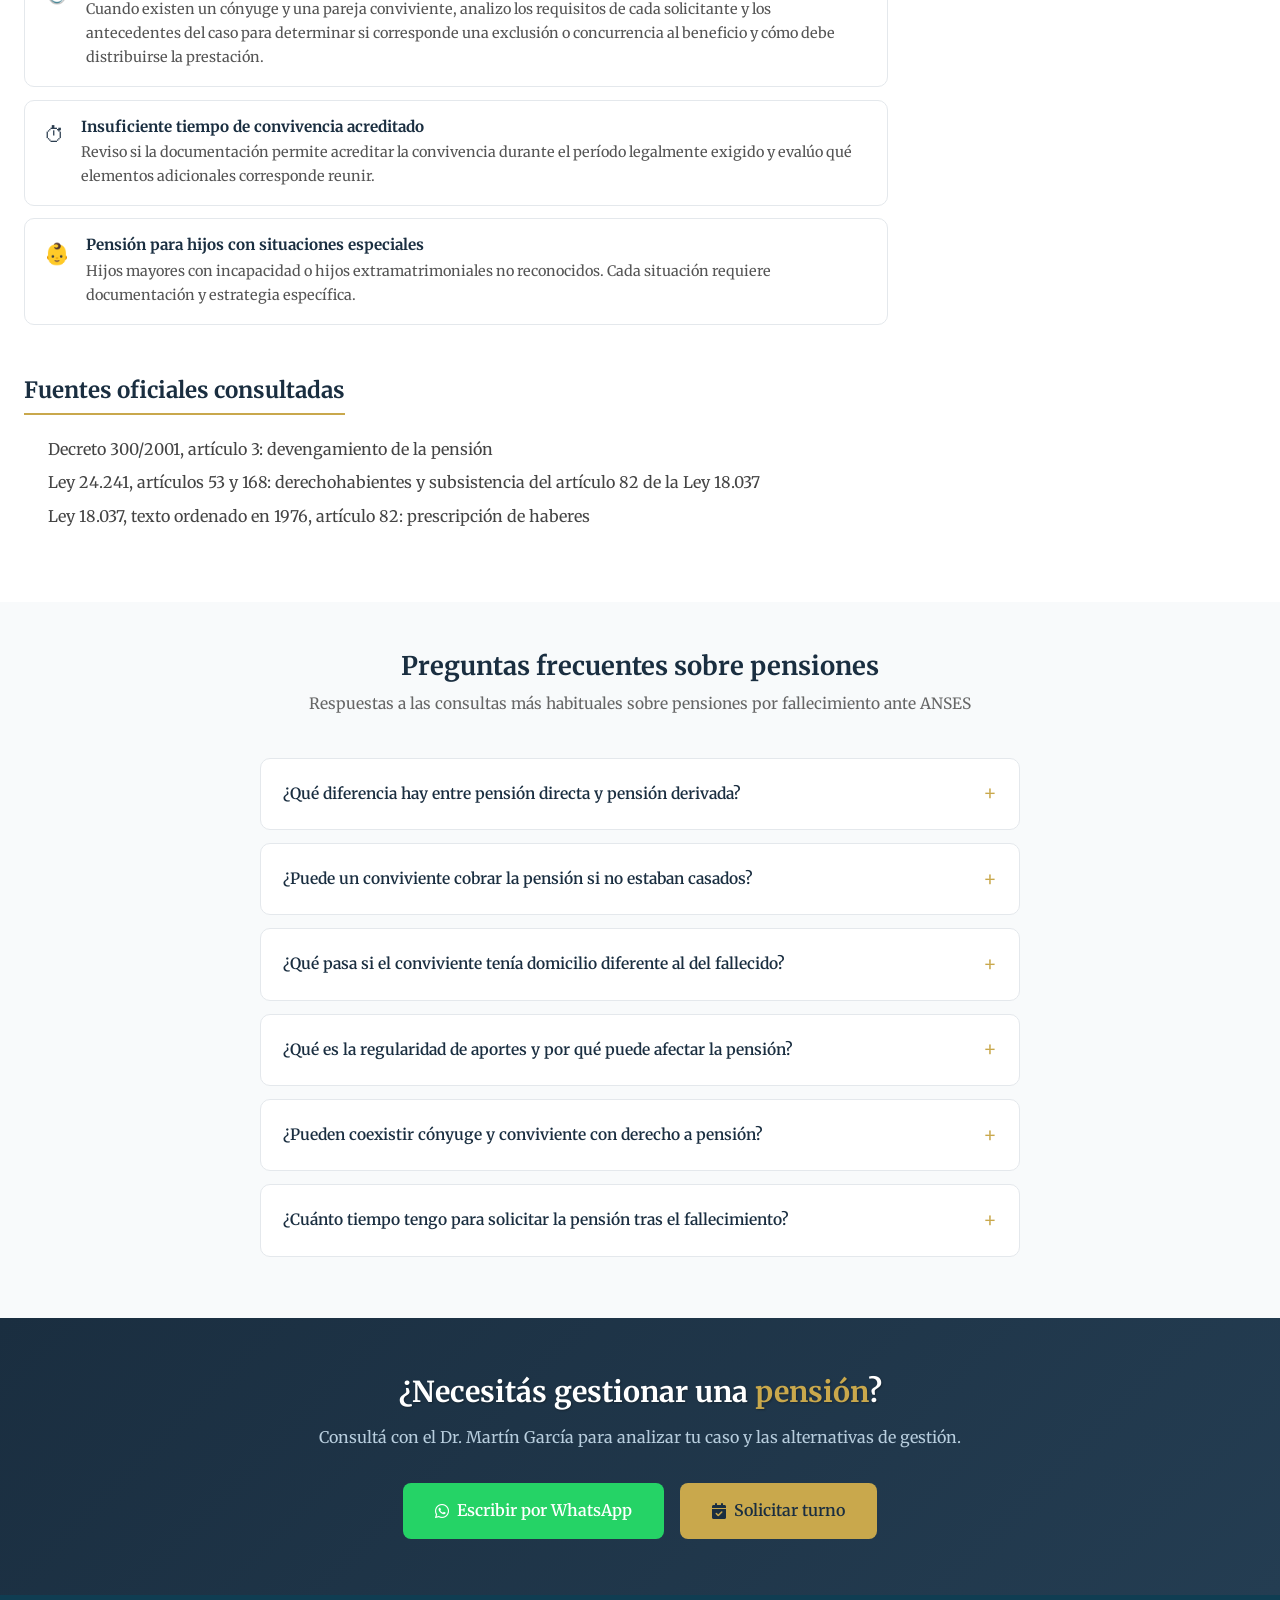
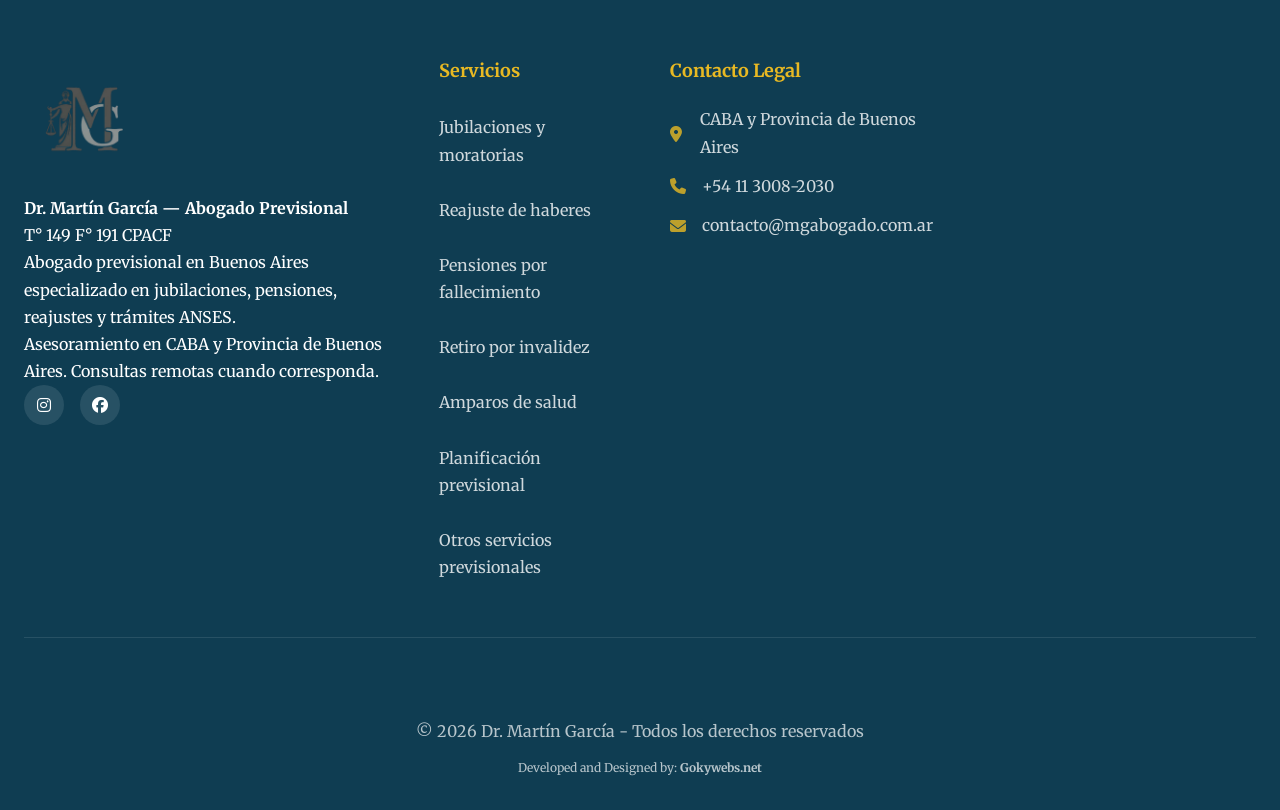
<file: pensiones-por-fallecimiento.html>
<!DOCTYPE html>
<html lang="es">
<head>
    <!-- Google Tag Manager -->
    <script>(function(w,d,s,l,i){w[l]=w[l]||[];w[l].push({'gtm.start':
    new Date().getTime(),event:'gtm.js'});var f=d.getElementsByTagName(s)[0],
    j=d.createElement(s),dl=l!='dataLayer'?'&l='+l:'';j.async=true;j.src=
    'https://www.googletagmanager.com/gtm.js?id='+i+dl;f.parentNode.insertBefore(j,f);
    })(window,document,'script','dataLayer','GTM-MPMJT2L8');</script>
    <!-- End Google Tag Manager -->

    <meta charset="UTF-8">
    <meta name="viewport" content="width=device-width, initial-scale=1.0">

    <title>Pensiones por Fallecimiento ANSES | Dr. Martín García</title>
    <meta name="description" content="Dr. Martín García, abogado previsional. Asesoramiento en pensiones por fallecimiento ante ANSES, pensiones directas y derivadas, cónyuges y convivientes.">
    <meta name="author" content="Dr. Martín García">
    <meta name="robots" content="index, follow, max-image-preview:large">
    <meta name="geo.region" content="AR-C">
    <meta name="geo.placename" content="Buenos Aires">

    <meta property="og:title" content="Pensiones por Fallecimiento ANSES | Dr. Martín García">
    <meta property="og:description" content="Dr. Martín García, abogado previsional. Asesoramiento en pensiones por fallecimiento ante ANSES, pensiones directas y derivadas, cónyuges y convivientes.">
    <meta property="og:type" content="website">
    <meta property="og:url" content="https://mgabogado.com.ar/pensiones-por-fallecimiento">
    <meta property="og:locale" content="es_AR">
    <meta property="og:site_name" content="Dr. Martín García — Abogado Previsional">

    <link rel="canonical" href="https://mgabogado.com.ar/pensiones-por-fallecimiento">
    <link rel="icon" type="image/x-icon" href="images/Logos/Martin Garcia Servicios Legales - Isotipo.ico">
    <link rel="apple-touch-icon" href="images/Logos/Martin Garcia Servicios Legales - Isotipo.png">
    <meta name="theme-color" content="#1A2E40">

   <script type="application/ld+json">
{
  "@context": "https://schema.org",
  "@graph": [
    {
      "@type": "Person",
      "@id": "https://mgabogado.com.ar/#person",
      "name": "Dr. Martín García",
      "url": "https://mgabogado.com.ar/",
      "image": "https://mgabogado.com.ar/images/FotoPerfil.webp",
      "jobTitle": "Abogado Previsional",
      "knowsAbout": [
        "Derecho Previsional",
        "Derecho de la Seguridad Social",
        "Pensiones por Fallecimiento",
        "Pensiones Directas",
        "Pensiones Derivadas",
        "Convivientes ANSES"
      ],
      "sameAs": [
        "https://www.instagram.com/ab.martingarcia/",
        "https://www.facebook.com/AbogadoGarciaMartin/",
        "https://ar.linkedin.com/in/martin-gabriel-garcia"
      ],
      "telephone": "+541130082030",
      "email": "contacto@mgabogado.com.ar"
    },
    {
      "@type": "Service",
      "@id": "https://mgabogado.com.ar/pensiones-por-fallecimiento#service",
      "name": "Gestión de Pensiones por Fallecimiento ante ANSES",
      "provider": {
        "@id": "https://mgabogado.com.ar/#person"
      },
      "areaServed": [
        {
          "@type": "AdministrativeArea",
          "name": "Ciudad Autónoma de Buenos Aires"
        },
        {
          "@type": "AdministrativeArea",
          "name": "Provincia de Buenos Aires"
        }
      ],
      "description": "Asesoramiento y gestión de pensiones directas y derivadas ante ANSES, análisis de divergencia de domicilios y acreditación de convivencia.",
      "serviceType": "Derecho Previsional"
    },
    {
      "@type": "WebSite",
      "@id": "https://mgabogado.com.ar/#website",
      "url": "https://mgabogado.com.ar/",
      "name": "Dr. Martín García — Abogado Previsional",
      "publisher": {
        "@id": "https://mgabogado.com.ar/#person"
      },
      "inLanguage": "es-AR"
    },
    {
      "@type": "WebPage",
      "@id": "https://mgabogado.com.ar/pensiones-por-fallecimiento#webpage",
      "url": "https://mgabogado.com.ar/pensiones-por-fallecimiento",
      "name": "Pensiones por Fallecimiento ANSES | Dr. Martín García",
      "isPartOf": {
        "@id": "https://mgabogado.com.ar/#website"
      },
      "about": {
        "@id": "https://mgabogado.com.ar/pensiones-por-fallecimiento#service"
      },
      "primaryImageOfPage": {
        "@type": "ImageObject",
        "url": "https://mgabogado.com.ar/images/Logos/Martin%20Garcia%20Servicios%20Legales%20-%20Isotipo.png"
      },
      "mainEntity": {
        "@id": "https://mgabogado.com.ar/pensiones-por-fallecimiento#service"
      }
    }
  ]
}
</script>

    <script type="application/ld+json">
{
  "@context": "https://schema.org",
  "@type": "FAQPage",
  "mainEntity": [
    {
      "@type": "Question",
      "name": "¿Qué diferencia hay entre pensión directa y pensión derivada?",
      "acceptedAnswer": {
        "@type": "Answer",
        "text": "La pensión directa se genera por el fallecimiento de un trabajador activo que aportaba al sistema. La pensión derivada se genera por el fallecimiento de quien ya era jubilado, y se deriva del beneficio que venía percibiendo. Los requisitos y la documentación necesaria son distintos en cada caso."
      }
    },
    {
      "@type": "Question",
      "name": "¿Puede un conviviente cobrar la pensión si no estaban casados?",
      "acceptedAnswer": {
        "@type": "Answer",
        "text": "Sí. La ley previsional reconoce el derecho a pensión del conviviente, pero debe acreditarse la convivencia pública, singular y permanente por un mínimo de 2 años (o 5 años si no hay hijos en común). La acreditación puede realizarse mediante información sumaria judicial, declaraciones testimoniales y documentación domiciliaria."
      }
    },
    {
      "@type": "Question",
      "name": "¿Qué pasa si el conviviente tenía domicilio diferente al del fallecido?",
      "acceptedAnswer": {
        "@type": "Answer",
        "text": "La divergencia de domicilios es uno de los principales obstáculos que ANSES utiliza para cuestionar pensiones de convivientes. Sin embargo, domicilios distintos en los registros no implican ausencia de convivencia real. Es posible acreditar la vida en común con otros medios probatorios aunque los domicilios oficiales difieran."
      }
    },
    {
      "@type": "Question",
      "name": "¿Qué es la regularidad de aportes y por qué puede afectar la pensión?",
      "acceptedAnswer": {
        "@type": "Answer",
        "text": "En la pensión directa por fallecimiento de trabajador activo, ANSES exige que el causante haya cumplido requisitos de regularidad de aportes al momento del fallecimiento. Si los aportes no eran regulares, el organismo puede denegar o reducir el beneficio. Existen vías administrativas y judiciales para cuestionar estas denegaciones."
      }
    },
    {
      "@type": "Question",
      "name": "¿Pueden coexistir cónyuge y conviviente con derecho a pensión?",
      "acceptedAnswer": {
        "@type": "Answer",
        "text": "Sí, pueden concurrir cuando se reúnen las condiciones legales. La existencia de un matrimonio no excluye automáticamente el derecho del conviviente, ni la convivencia desplaza siempre al cónyuge. El artículo 53 de la Ley 24.241 contempla supuestos de concurrencia. Es necesario analizar la situación matrimonial, la separación de hecho, la convivencia acreditada, los antecedentes alimentarios y las demás circunstancias relevantes para determinar quiénes tienen derecho y cómo corresponde distribuir la prestación."
      }
    },
    {
      "@type": "Question",
      "name": "¿Cuánto tiempo tengo para solicitar la pensión tras el fallecimiento?",
      "acceptedAnswer": {
        "@type": "Answer",
        "text": "Conviene iniciar la solicitud cuanto antes. Como regla general, la pensión por fallecimiento se devenga desde el día siguiente a la muerte del causante, pero eso no significa que siempre puedan cobrarse todos los haberes acumulados desde entonces. El derecho al beneficio debe distinguirse del cobro de haberes retroactivos, que está sujeto a reglas de prescripción. Para determinar qué períodos pueden reclamarse, corresponde revisar la fecha del fallecimiento, la solicitud y los antecedentes del caso."
      }
    }
  ]
}
    </script>

    <link rel="preload" as="image" href="images/Logo.webp">
    <link rel="stylesheet" href="styles.css">
    <link rel="preconnect" href="https://fonts.googleapis.com">
    <link rel="preconnect" href="https://fonts.gstatic.com" crossorigin>
    <link href="https://fonts.googleapis.com/css2?family=Merriweather:wght@300;400;700;900&display=swap" rel="stylesheet" media="print" onload="this.media='all'">
    <link rel="stylesheet" href="https://cdnjs.cloudflare.com/ajax/libs/font-awesome/6.4.0/css/all.min.css" media="print" onload="this.media='all'">

    <style>
        .breadcrumb { background:#f4f6f8; padding:.75rem 0; font-size:.85rem; color:#666; }
        .breadcrumb a { color:#1A2E40; text-decoration:none; }
        .breadcrumb a:hover { text-decoration:underline; }
        .breadcrumb span { margin:0 .4rem; color:#aaa; }

        .page-hero { background:linear-gradient(135deg,#1A2E40 0%,#243d52 100%); color:#fff; padding:4rem 0 3rem; }
        .page-hero__label { font-size:.78rem; letter-spacing:.15em; text-transform:uppercase; color:#C9A84C; font-weight:600; margin-bottom:.75rem; }
        .page-hero__title { font-family:'Merriweather',Georgia,serif; font-size:clamp(1.8rem,4vw,2.8rem); font-weight:900; line-height:1.25; margin-bottom:1rem; }
        .page-hero__title em { color:#C9A84C; font-style:normal; }
        .page-hero__desc { font-size:1.05rem; line-height:1.7; color:#b8cede; max-width:620px; margin-bottom:2rem; }
        .page-hero__badges { display:flex; flex-wrap:wrap; gap:.6rem; }
        .badge-item { background:rgba(201,168,76,.15); border:1px solid rgba(201,168,76,.35); color:#C9A84C; font-size:.8rem; padding:.3rem .9rem; border-radius:20px; }

        .page-content { padding:3.5rem 0; }
        .content-grid { display:grid; grid-template-columns:1fr 320px; gap:3rem; align-items:start; }
        @media(max-width:768px){ .content-grid{grid-template-columns:1fr;} .content-grid > .sidebar { order:0; position:static; } }

        .article h2 { font-family:'Merriweather',Georgia,serif; font-size:1.4rem; font-weight:700; color:#1A2E40; margin:2rem 0 .8rem; padding-bottom:.5rem; border-bottom:2px solid #C9A84C; display:inline-block; }
        .article h3 { font-size:1.05rem; font-weight:700; color:#1A2E40; margin:1.5rem 0 .5rem; }
        .article p { font-size:1rem; line-height:1.8; color:#444; margin-bottom:1rem; }
        .article ul { margin:.5rem 0 1rem 1.2rem; color:#444; }
        .article ul li { font-size:1rem; line-height:1.7; margin-bottom:.4rem; padding-left:.3rem; }
        .article ul li::marker { color:#C9A84C; }

        .info-box { background:#f0f5f9; border-left:4px solid #1A2E40; padding:1.2rem 1.4rem; border-radius:0 8px 8px 0; margin:1.5rem 0; }
        .info-box p { margin:0; color:#333; font-size:.97rem; line-height:1.7; }
        .info-box strong { color:#1A2E40; }
        .warning-box { background:#fffbf0; border-left:4px solid #C9A84C; padding:1.2rem 1.4rem; border-radius:0 8px 8px 0; margin:1.5rem 0; }
        .warning-box p { margin:0; color:#555; font-size:.97rem; line-height:1.7; }
        .danger-box { background:#fdecea; border-left:4px solid #e53935; padding:1.2rem 1.4rem; border-radius:0 8px 8px 0; margin:1.5rem 0; }
        .danger-box p { margin:0; color:#555; font-size:.97rem; line-height:1.7; }
        .danger-box strong { color:#c62828; }

        /* Comparativa directa vs derivada */
        .pension-grid { display:grid; grid-template-columns:1fr 1fr; gap:1rem; margin:1.5rem 0; }
        @media(max-width:600px){ .pension-grid{grid-template-columns:1fr;} }
        .pension-card { border-radius:10px; padding:1.3rem; }
        .pension-card--directa { background:#1A2E40; }
        .pension-card--derivada { background:#243d52; }
        .pension-card__label { font-size:.72rem; letter-spacing:.12em; text-transform:uppercase; color:#C9A84C; font-weight:600; margin-bottom:.5rem; }
        .pension-card__title { font-family:'Merriweather',Georgia,serif; font-size:1.05rem; font-weight:700; color:#fff; margin-bottom:.8rem; }
        .pension-card__list { list-style:none; padding:0; margin:0; }
        .pension-card__list li { font-size:.88rem; color:#b8cede; line-height:1.7; padding:.2rem 0; display:flex; gap:.5rem; align-items:flex-start; }
        .pension-card__list li::before { content:"›"; color:#C9A84C; font-weight:700; flex-shrink:0; }

        /* Obstáculos frecuentes */
        .obstacle-list { display:flex; flex-direction:column; gap:.8rem; margin:1.2rem 0; }
        .obstacle-item { background:#fff; border:1px solid #e4e8ec; border-radius:10px; padding:1rem 1.2rem; display:flex; gap:1rem; align-items:flex-start; }
        .obstacle-icon { font-size:1.3rem; flex-shrink:0; margin-top:.1rem; }
        .obstacle-text h3 {font-size:.95rem; font-weight:700; color:#1A2E40; margin-bottom:.3rem; margin-top:0; }
        .obstacle-text p { font-size:.9rem; color:#555; line-height:1.65; margin:0; }

        .steps { margin:1.5rem 0; }
        .step { display:flex; gap:1.2rem; margin-bottom:1.2rem; align-items:flex-start; }
        .step__num { min-width:36px; height:36px; background:#1A2E40; color:#C9A84C; border-radius:50%; display:flex; align-items:center; justify-content:center; font-weight:700; font-size:.9rem; flex-shrink:0; }
        .step__text h3 {font-size:.97rem; font-weight:700; color:#1A2E40; margin-bottom:.2rem; margin-top:0; }
        .step__text p { font-size:.93rem; color:#555; line-height:1.6; margin:0; }

        .sidebar { display:flex; flex-direction:column; gap:1.2rem; position:sticky; top:100px; }
        .sidebar-card { background:#fff; border:1px solid #e4e8ec; border-radius:12px; padding:1.4rem; box-shadow:0 2px 12px rgba(0,0,0,.05); }
        .sidebar-card h4 { font-family:'Merriweather',Georgia,serif; font-size:1rem; font-weight:700; color:#1A2E40; margin-bottom:1rem; }
        .sidebar-card .btn-primary { display:block; background:#1A2E40; color:#fff; text-align:center; padding:.85rem; border-radius:8px; text-decoration:none; font-weight:600; font-size:.95rem; margin-bottom:.7rem; transition:background .2s; }
        .sidebar-card .btn-primary:hover { background:#243d52; }
        .sidebar-card .btn-wsp { display:block; background:#25D366; color:#fff; text-align:center; padding:.85rem; border-radius:8px; text-decoration:none; font-weight:600; font-size:.95rem; transition:background .2s; }
        .sidebar-card .btn-wsp:hover { background:#1ebe5a; }
        .sidebar-card .btn-wsp i, .sidebar-card .btn-primary i { margin-right:.5rem; }
        .sidebar-tel { text-align:center; margin-top:.8rem; font-size:.88rem; color:#666; }
        .sidebar-tel a { color:#1A2E40; font-weight:600; text-decoration:none; }
        .urgente-badge { background:#e53935; color:#fff; font-size:.75rem; font-weight:700; padding:.25rem .7rem; border-radius:20px; display:inline-block; margin-bottom:.8rem; letter-spacing:.05em; }

        .services-list { list-style:none; padding:0; margin:0; }
        .services-list li { padding:.5rem 0; border-bottom:1px solid #f0f0f0; font-size:.9rem; }
        .services-list li:last-child { border-bottom:none; }
        .services-list a { color:#444; text-decoration:none; display:flex; align-items:center; gap:.5rem; transition:color .2s; }
        .services-list a:hover { color:#1A2E40; }
        .services-list a i { color:#C9A84C; font-size:.75rem; }
        .services-list li.active a { color:#1A2E40; font-weight:600; }

        .faq-section { padding:3rem 0; background:#f8fafb; }
        .faq-section h2 { font-family:'Merriweather',Georgia,serif; font-size:1.6rem; color:#1A2E40; margin-bottom:.5rem; text-align:center; }
        .faq-section .faq-subtitle { text-align:center; color:#666; margin-bottom:2.5rem; font-size:.97rem; }
        .faq-grid { max-width:760px; margin:0 auto; }
        details.faq-item { background:#fff; border:1px solid #e4e8ec; border-radius:10px; margin-bottom:.8rem; overflow:hidden; }
        details.faq-item summary { padding:1.1rem 1.4rem; font-weight:600; font-size:.97rem; color:#1A2E40; cursor:pointer; list-style:none; display:flex; justify-content:space-between; align-items:center; }
        details.faq-item summary::after { content:'+'; font-size:1.3rem; color:#C9A84C; font-weight:300; flex-shrink:0; }
        details.faq-item[open] summary::after { content:'−'; }
        details.faq-item p { padding:0 1.4rem 1.2rem; font-size:.95rem; color:#555; line-height:1.75; margin:0; }

        .cta-section { background:linear-gradient(135deg,#1A2E40,#243d52); color:#fff; padding:3.5rem 0; text-align:center; }
        .cta-section h2 { font-family:'Merriweather',Georgia,serif; font-size:1.8rem; margin-bottom:.8rem; }
        .cta-section h2 em { color:#C9A84C; font-style:normal; }
        .cta-section p { color:#b8cede; font-size:1rem; margin-bottom:2rem; }
        .cta-buttons { display:flex; gap:1rem; justify-content:center; flex-wrap:wrap; }
        .cta-buttons a { padding:.9rem 2rem; border-radius:8px; font-weight:600; font-size:1rem; text-decoration:none; display:inline-flex; align-items:center; gap:.5rem; transition:transform .2s; }
        .cta-buttons a:hover { transform:translateY(-2px); }
        .cta-btn-main { background:#C9A84C; color:#1A2E40; }
        .cta-btn-wsp { background:#25D366; color:#fff; }
    </style>
</head>
<body>
    <noscript><iframe src="https://www.googletagmanager.com/ns.html?id=GTM-MPMJT2L8" height="0" width="0" style="display:none;visibility:hidden"></iframe></noscript>

    <header class="header" id="header">
        <nav class="nav container">
            <div class="nav__brand">
                <img src="images/Logo.webp" alt="Dr. Martín García - Abogado previsional en Buenos Aires" class="nav__logo">
                <span class="nav__name">Abogado Martín García</span>
            </div>
            <div class="nav__menu" id="nav-menu">
                <ul class="nav__list">
                    <li class="nav__item"><a href="/#inicio" class="nav__link">Inicio</a></li>
                    <li class="nav__item"><a href="/#sobre-mi" class="nav__link">Sobre Mí</a></li>
                    <li class="nav__item"><a href="/#servicios" class="nav__link active-link">Servicios</a></li>
                    <li class="nav__item"><a href="https://blog.mgabogado.com.ar" target="_blank" rel="noopener noreferrer" class="nav__link">Blog</a></li>
                    <li class="nav__item"><a href="/#faq" class="nav__link">FAQ</a></li>
                    <li class="nav__item"><a href="/#contacto" class="nav__link">Contacto</a></li>
                </ul>
                <div class="nav__close" id="nav-close"><i class="fas fa-times"></i></div>
            </div>
            <div class="nav__toggle" id="nav-toggle"><i class="fas fa-bars"></i></div>
        </nav>
    </header>

    <div class="breadcrumb">
        <div class="container">
            <a href="/">Inicio</a>
            <span>›</span>
            <a href="/#servicios">Servicios</a>
            <span>›</span>
            Pensiones por Fallecimiento
        </div>
    </div>

    <section class="page-hero">
        <div class="container">
            <p class="page-hero__label">Derecho Previsional · Pensiones</p>
           <h1 class="page-hero__title" style="color: #ffffff; text-shadow: 2px 2px 4px rgba(0,0,0,0.5);">
    Pensiones por Fallecimiento<br>
    ante ANSES — <em>Directas y Derivadas</em>
</h1>
            <p class="page-hero__desc">
                Asesoramiento y gestión de pensiones para cónyuges, convivientes e hijos ante ANSES. Análisis de los obstáculos más frecuentes: acreditación de convivencia, divergencia de domicilios y requisitos de regularidad de aportes.
            </p>
            <div class="page-hero__badges">
                <span class="badge-item"><i class="fas fa-check"></i> Pensión directa</span>
                <span class="badge-item"><i class="fas fa-check"></i> Pensión derivada</span>
                <span class="badge-item"><i class="fas fa-check"></i> Convivientes</span>
                <span class="badge-item"><i class="fas fa-check"></i> Divergencia de domicilios</span>
                
            </div>
        </div>
    </section>

    <section class="page-content">
        <div class="container">
            <div class="content-grid">

                <article class="article">

                    <h2>Pensión directa y pensión derivada: ¿cuál es la diferencia?</h2>
                    <p>
                        El sistema previsional argentino reconoce dos tipos de pensión por fallecimiento según la situación del causante al momento de su muerte. Entender esta diferencia es fundamental porque los requisitos, la documentación necesaria y los plazos varían significativamente en cada caso.
                    </p>

                    <div class="pension-grid">
                        <div class="pension-card pension-card--directa">
                            <div class="pension-card__label">Tipo 1</div>
                            <div class="pension-card__title">Pensión Directa</div>
                            <ul class="pension-card__list">
                                <li>Se origina por el fallecimiento de un trabajador activo  en relación de dependencia o autónomo</li>
                                <li>El causante aportaba al sistema al momento del fallecimiento</li>
                                <li>Se exige el cumplimiento de requisitos de regularidad de aportes</li>
                                <li>El monto se calcula sobre la base del haber que le hubiera correspondido al causante</li>
                                <li>Puede generar conflictos cuando los aportes no eran regulares o el empleo era informal</li>
                            </ul>
                        </div>
                        <div class="pension-card pension-card--derivada">
                            <div class="pension-card__label">Tipo 2</div>
                            <div class="pension-card__title">Pensión Derivada</div>
                            <ul class="pension-card__list">
                                <li>Se origina por el fallecimiento de quien ya era jubilado</li>
                                <li>Se deriva del beneficio que venía percibiendo el causante</li>
                                <li>No requiere análisis de regularidad de aportes</li>
                                <li>El monto equivale a un porcentaje del haber que cobraba el jubilado fallecido</li>
                                <li>El trámite suele ser más sencillo si el vínculo está acreditado</li>
                            </ul>
                        </div>
                    </div>

                    <h2>¿Quiénes tienen derecho a cobrar la pensión?</h2>
                    <p>
                        La Ley 24.241 establece un orden de prioridad entre los posibles beneficiarios de la pensión. En términos generales, tienen derecho:
                    </p>
                    <ul>
                        <li><strong>El cónyuge supérstite</strong> — siempre que no haya perdido el derecho (por abandono, divorcio con culpa, etc.)</li>
                        <li><strong>El conviviente o concubino</strong> — acreditando convivencia pública, singular y permanente por el tiempo exigido por la ley</li>
                        <li><strong>Los hijos menores de 18 años</strong></li>
                        <li><strong>Los hijos mayores con incapacidad</strong> — sin límite de edad</li>
                    </ul>

                    <div class="info-box">
                        <p><strong>Importante:</strong> El cónyuge y el conviviente pueden tener derecho a compartir la pensión en los supuestos previstos legalmente. Si existen ambos vínculos, corresponde analizar los requisitos de cada solicitante y los antecedentes del caso antes de determinar una exclusión o distribución del beneficio.</p>
                    </div>

                    <h2>El requisito de regularidad de aportes en la pensión directa</h2>
                    <p>
                        En la pensión directa por fallecimiento de un trabajador activo, ANSES exige que el causante haya cumplido ciertos requisitos de <strong>regularidad en el pago de aportes</strong> al momento del fallecimiento. Concretamente, la normativa distingue entre trabajadores regulares e irregulares según la cantidad de aportes realizados en los períodos previos al deceso.
                    </p>
                    <h3>¿Qué ocurre si los aportes no eran regulares?</h3>
                    <p>
                        Si el causante no cumplía con los requisitos de regularidad, ANSES puede denegar el beneficio o liquidar un monto reducido. Sin embargo, existen alternativas legales:
                    </p>
                    <ul>
                        <li>Acreditar períodos de aportes no registrados mediante <a href="/otros-servicios-previsionales#reconocimiento-de-servicios">probatoria de servicios</a></li>
                        <li>Demostrar que existía relación laboral aunque los aportes no consten en los registros del organismo</li>
                        <li>Recurrir administrativamente o judicialmente la resolución denegatoria</li>
                        <li>Solicitar la aplicación de la normativa más favorable en función de la situación particular</li>
                    </ul>

                    <div class="warning-box">
                        <p><strong>Caso frecuente:</strong> Trabajadores que fallecieron mientras estaban desempleados o con empleo informal pierden la regularidad de aportes. En esos casos, la familia suele creer que no tiene derecho a pensión cuando en realidad puede existir una vía para obtenerla. Es fundamental consultar antes de resignar el beneficio.</p>
                    </div>

                    <h2>La pensión para convivientes: requisitos y dificultades</h2>
                    <p>
                        La ley previsional reconoce el derecho a pensión del conviviente o concubino, pero con requisitos probatorios más estrictos que para el cónyuge. La convivencia debe ser:
                    </p>
                    <ul>
                        <li><strong>Pública:</strong> conocida por el entorno, no clandestina</li>
                        <li><strong>Singular:</strong> sin otras uniones paralelas de ninguna de las partes</li>
                        <li><strong>Permanente:</strong> estable en el tiempo, no esporádica</li>
                        <li><strong>Por un mínimo de 2 años</strong> (o 5 años si no hay hijos en común)</li>
                    </ul>

                    <h3>¿Cómo se acredita la convivencia ante ANSES?</h3>
                    <p>
                        La acreditación de convivencia puede realizarse por distintos medios, entre los cuales el más usual es la <strong>información sumaria judicial</strong> —un procedimiento breve ante un juez civil donde testigos declaran sobre la vida en común. Otros elementos útiles son:
                    </p>
                    <ul>
                        <li>Declaraciones testimoniales de vecinos, familiares o conocidos</li>
                        <li>Documentación que registre el domicilio compartido (servicios, contratos de alquiler, correspondencia)</li>
                        <li>Historia clínica o registros de obra social del causante donde figure el conviviente como familiar</li>
                        <li>Fotografías con fechas, redes sociales u otros elementos que acrediten la vida en común</li>
                        <li>Declaraciones juradas de testigos ante escribano público</li>
                    </ul>

                    <h2>La divergencia de domicilios: el obstáculo más frecuente</h2>
                    <p>
                        Uno de los argumentos más utilizados por ANSES para cuestionar o rechazar pensiones de convivientes es la <strong>divergencia de domicilios</strong>: el DNI o los registros oficiales del solicitante y del causante muestran domicilios distintos, lo que el organismo interpreta como ausencia de convivencia real.
                    </p>
                    <p>
                        Sin embargo, esta interpretación es incorrecta desde el punto de vista jurídico. Tener domicilios registrados en distintas direcciones no implica que las personas no vivieran juntas. Las razones por las que los domicilios pueden diferir son múltiples y no tienen relación con la convivencia real:
                    </p>
                    <ul>
                        <li>Uno de los miembros nunca actualizó el domicilio en el DNI tras mudarse</li>
                        <li>Existía un domicilio diferente por razones laborales, bancarias o administrativas</li>
                        <li>El domicilio registrado correspondía a un familiar donde se recibía correspondencia</li>
                        <li>Problemas con el padrón electoral o el registro civil que no reflejan la realidad</li>
                    </ul>

                    <div class="danger-box">
                        <p><strong>No aceptes un rechazo por este motivo sin consultar.</strong> La divergencia de domicilios es un obstáculo frecuente pero superable con una estrategia probatoria adaptada al caso. Existen numerosos precedentes judiciales que reconocen pensiones a convivientes pese a la existencia de domicilios distintos en los registros oficiales.</p>
                    </div>

                    <h3>¿Cómo se resuelve la divergencia de domicilios?</h3>
                    <p>
                        La clave está en acreditar con otros medios probatorios que la convivencia era real, independientemente de lo que indiquen los registros de domicilio. Se diseña una estrategia probatoria específica para cada caso, priorizando los elementos que más pesan ante ANSES y, si es necesario, ante la justicia.
                    </p>

                    <h2>¿Cómo es el proceso de gestión de una pensión?</h2>
                    <div class="steps">
                        <div class="step">
                            <div class="step__num">1</div>
                            <div class="step__text">
                                <h3>Análisis del caso</h3>
                                <p>Analizo el tipo de pensión —directa o derivada—, el vínculo con la persona fallecida, sus antecedentes previsionales y los posibles obstáculos. A partir de esa información, evalúo los requisitos aplicables y la forma de iniciar o continuar el trámite.</p>
                            </div>
                        </div>
                        <div class="step">
                            <div class="step__num">2</div>
                            <div class="step__text">
                                <h3>Relevamiento de documentación</h3>
                                <p>Reviso la documentación disponible y determino qué elementos corresponde reunir según el caso: partidas, documentación que acredite el vínculo, antecedentes laborales y previsionales de la persona fallecida y otros documentos pertinentes.</p>
                            </div>
                        </div>
                        <div class="step">
                            <div class="step__num">3</div>
                            <div class="step__text">
                                <h3>Acreditación de convivencia</h3>
                                <p>Si quien solicita la pensión es conviviente, evalúo los medios de prueba disponibles para acreditar la vida en común durante el período exigido. Cuando existen diferencias de domicilio u otras inconsistencias, analizo si corresponde incorporar documentación adicional u otras medidas probatorias.</p>
                            </div>
                        </div>
                        <div class="step">
                            <div class="step__num">4</div>
                            <div class="step__text">
                                <h3>Presentación del expediente</h3>
                                <p>Preparo la presentación ante ANSES a partir de los antecedentes y la documentación reunida, conforme a los requisitos aplicables al caso.</p>
                            </div>
                        </div>
                        <div class="step">
                            <div class="step__num">5</div>
                            <div class="step__text">
                                <h3>Seguimiento y respuesta a observaciones o rechazos</h3>
                                <p>Realizo el seguimiento del expediente. Si ANSES solicita documentación adicional, demora su resolución o rechaza el beneficio, analizo la situación y evalúo las alternativas administrativas o judiciales que puedan corresponder.</p>
                            </div>
                        </div>
                    </div>

                    <p>Para demoras sin respuesta, podés consultar el apartado de <a href="/otros-servicios-previsionales#amparo-por-mora">amparos por mora de ANSES</a>. Si la pensión ya fue otorgada y la consulta se refiere al monto liquidado, revisá el servicio de <a href="/reajuste-de-haberes">reajuste de haberes</a>.</p>

                    <h2>Obstáculos frecuentes que se analizan</h2>
                    <div class="obstacle-list">
                        <div class="obstacle-item">
                            <div class="obstacle-icon">🏠</div>
                            <div class="obstacle-text">
                                <h3>Divergencia de domicilios registrados</h3>
                                <p>ANSES cuestiona la convivencia porque el DNI o el padrón muestran domicilios distintos. Se evalúan los medios probatorios disponibles para acreditar la cohabitación real.</p>
                            </div>
                        </div>
                        <div class="obstacle-item">
                            <div class="obstacle-icon">📋</div>
                            <div class="obstacle-text">
                                <h3>Falta de regularidad de aportes</h3>
                                <p>Analizo la historia laboral de la persona fallecida para determinar si reunía los requisitos previsionales aplicables. Si existen períodos no registrados o una denegación, evalúo la documentación disponible y las posibles vías de reclamo.</p>
                            </div>
                        </div>
                        <div class="obstacle-item">
                            <div class="obstacle-icon">💍</div>
                            <div class="obstacle-text">
                                <h3>Coexistencia de cónyuge y conviviente</h3>
                                <p>Cuando existen un cónyuge y una pareja conviviente, analizo los requisitos de cada solicitante y los antecedentes del caso para determinar si corresponde una exclusión o concurrencia al beneficio y cómo debe distribuirse la prestación.</p>
                            </div>
                        </div>
                        <div class="obstacle-item">
                            <div class="obstacle-icon">⏱</div>
                            <div class="obstacle-text">
                                <h3>Insuficiente tiempo de convivencia acreditado</h3>
                                <p>Reviso si la documentación permite acreditar la convivencia durante el período legalmente exigido y evalúo qué elementos adicionales corresponde reunir.</p>
                            </div>
                        </div>
                        <div class="obstacle-item">
                            <div class="obstacle-icon">👶</div>
                            <div class="obstacle-text">
                                <h3>Pensión para hijos con situaciones especiales</h3>
                                <p>Hijos mayores con incapacidad o hijos extramatrimoniales no reconocidos. Cada situación requiere documentación y estrategia específica.</p>
                            </div>
                        </div>
                    </div>

                    <h2>Fuentes oficiales consultadas</h2>
                    <ul>
                        <li><a href="https://www.argentina.gob.ar/normativa/nacional/norma-66402/texto">Decreto 300/2001, artículo 3: devengamiento de la pensión</a></li>
                        <li><a href="https://www.argentina.gob.ar/normativa/nacional/639/actualizacion">Ley 24.241, artículos 53 y 168: derechohabientes y subsistencia del artículo 82 de la Ley 18.037</a></li>
                        <li><a href="https://www.argentina.gob.ar/normativa/nacional/resoluci%C3%B3n-522-1976-154617/actualizacion">Ley 18.037, texto ordenado en 1976, artículo 82: prescripción de haberes</a></li>
                    </ul>

                </article>

                <aside class="sidebar">
                    <div class="sidebar-card">
                        
                        <h4>Necesito gestionar una pensión</h4>
                        <a href="https://wa.me/541130082030?text=Hola%20Dr.%20García,%20necesito%20gestionar%20una%20pensión%20por%20fallecimiento%20de%20forma%20urgente" target="_blank" rel="noopener noreferrer" class="btn-wsp">
                            <i class="fab fa-whatsapp"></i> WhatsApp
                        </a>
                        <div style="height:.7rem;"></div>
                        <a href="/#contacto" class="btn-primary">
                            <i class="fas fa-envelope"></i> Enviar consulta
                        </a>
                        <p class="sidebar-tel">o llamá al <a href="tel:+541130082030">+54 11 3008-2030</a></p>
                    </div>

                    <div class="sidebar-card">
                        <h4>¿Qué necesitás saber antes de llamar?</h4>
                        <ul style="list-style:none;padding:0;margin:0;font-size:.88rem;color:#555;line-height:1.8;">
                            <li>✔ Si el causante era jubilado o trabajador activo</li>
                            <li>✔ El vínculo con el fallecido (cónyuge, conviviente, hijo)</li>
                            <li>✔ Si estaban casados o en unión convivencial</li>
                            <li>✔ Si los domicilios coincidían o no</li>
                        </ul>
                    </div>

                    <div class="sidebar-card">
                        <h4>Otros servicios previsionales</h4>
                        <ul class="services-list">
                            <li><a href="/gestion-jubilaciones"><i class="fas fa-chevron-right"></i> Jubilaciones y moratorias</a></li>
                            <li><a href="/reajuste-de-haberes"><i class="fas fa-chevron-right"></i> Reajuste de haberes</a></li>
                            <li class="active"><a href="/pensiones-por-fallecimiento"><i class="fas fa-chevron-right"></i> Pensiones por fallecimiento</a></li>
                            <li><a href="/retiro-por-invalidez"><i class="fas fa-chevron-right"></i> Retiro por invalidez</a></li>
                            <li><a href="/amparos-de-salud"><i class="fas fa-chevron-right"></i> Amparos de salud</a></li>
                            <li><a href="/planificacion-previsional"><i class="fas fa-chevron-right"></i> Planificación previsional</a></li>
                            <li><a href="/otros-servicios-previsionales"><i class="fas fa-chevron-right"></i> Otros servicios previsionales</a></li>
                        </ul>
                    </div>

                    <div class="sidebar-card" style="background:#1A2E40;color:#fff;">
                        <h4 style="color:#C9A84C;">Dr. Martín García — Abogado Previsional</h4>
                        <p style="font-size:.88rem;color:#b8cede;line-height:1.6;margin-bottom:.5rem;">T° 149 F° 191 CPACF</p>
                        <p style="font-size:.88rem;color:#b8cede;line-height:1.6;">Práctica profesional en Derecho Previsional y Derecho de la Seguridad Social. Asesoramiento en CABA y Provincia de Buenos Aires, con consultas remotas cuando corresponda.</p>
                    </div>
                </aside>

            </div>
        </div>
    </section>

    <section class="faq-section">
        <div class="container">
            <h2>Preguntas frecuentes sobre pensiones</h2>
            <p class="faq-subtitle">Respuestas a las consultas más habituales sobre pensiones por fallecimiento ante ANSES</p>
            <div class="faq-grid">

                <details class="faq-item">
                    <summary>¿Qué diferencia hay entre pensión directa y pensión derivada?</summary>
                    <p>La pensión directa se genera por el fallecimiento de un trabajador activo que aportaba al sistema. La pensión derivada se genera por el fallecimiento de quien ya era jubilado, y se deriva del beneficio que venía percibiendo. Los requisitos y la documentación necesaria son distintos en cada caso.</p>
                </details>

                <details class="faq-item">
                    <summary>¿Puede un conviviente cobrar la pensión si no estaban casados?</summary>
                    <p>Sí. La ley previsional reconoce el derecho a pensión del conviviente, pero debe acreditarse la convivencia pública, singular y permanente por un mínimo de 2 años (o 5 años si no hay hijos en común). La acreditación puede realizarse mediante información sumaria judicial, declaraciones testimoniales y documentación domiciliaria.</p>
                </details>

                <details class="faq-item">
                    <summary>¿Qué pasa si el conviviente tenía domicilio diferente al del fallecido?</summary>
                    <p>La divergencia de domicilios es uno de los principales obstáculos que ANSES utiliza para cuestionar pensiones de convivientes. Sin embargo, domicilios distintos en los registros no implican ausencia de convivencia real. Es posible acreditar la vida en común con otros medios probatorios aunque los domicilios oficiales difieran.</p>
                </details>

                <details class="faq-item">
                    <summary>¿Qué es la regularidad de aportes y por qué puede afectar la pensión?</summary>
                    <p>En la pensión directa por fallecimiento de trabajador activo, ANSES exige que el causante haya cumplido requisitos de regularidad de aportes al momento del fallecimiento. Si los aportes no eran regulares, el organismo puede denegar o reducir el beneficio. Existen vías administrativas y judiciales para cuestionar estas denegaciones.</p>
                </details>

                <details class="faq-item">
                    <summary>¿Pueden coexistir cónyuge y conviviente con derecho a pensión?</summary>
                    <p>Sí, pueden concurrir cuando se reúnen las condiciones legales. La existencia de un matrimonio no excluye automáticamente el derecho del conviviente, ni la convivencia desplaza siempre al cónyuge. El artículo 53 de la Ley 24.241 contempla supuestos de concurrencia. Es necesario analizar la situación matrimonial, la separación de hecho, la convivencia acreditada, los antecedentes alimentarios y las demás circunstancias relevantes para determinar quiénes tienen derecho y cómo corresponde distribuir la prestación.</p>
                </details>

                <details class="faq-item">
                    <summary>¿Cuánto tiempo tengo para solicitar la pensión tras el fallecimiento?</summary>
                    <p>Conviene iniciar la solicitud cuanto antes. Como regla general, la pensión por fallecimiento se devenga desde el día siguiente a la muerte del causante, pero eso no significa que siempre puedan cobrarse todos los haberes acumulados desde entonces. El derecho al beneficio debe distinguirse del cobro de haberes retroactivos, que está sujeto a reglas de prescripción. Para determinar qué períodos pueden reclamarse, corresponde revisar la fecha del fallecimiento, la solicitud y los antecedentes del caso.</p>
                </details>

            </div>
        </div>
    </section>
<section class="related-posts-section">

    <div
        id="blog-posts"
        data-label="Pensiones"
        
        data-limit="3">
    </div>

</section>
    <section class="cta-section">
        <div class="container">
           <h2 style="color: #ffffff; text-shadow: 1px 1px 2px rgba(0,0,0,0.3);">
    ¿Necesitás gestionar una <em>pensión</em>?
</h2>
            <p>Consultá con el Dr. Martín García para analizar tu caso y las alternativas de gestión.</p>
            <div class="cta-buttons">
                <a href="https://wa.me/541130082030?text=Hola%20Dr.%20García,%20necesito%20gestionar%20una%20pensión%20por%20fallecimiento" target="_blank" rel="noopener noreferrer" class="cta-btn-wsp">
                    <i class="fab fa-whatsapp"></i> Escribir por WhatsApp
                </a>
                <a href="/#contacto" class="cta-btn-main">
                    <i class="fas fa-calendar-check"></i> Solicitar turno
                </a>
            </div>
        </div>
    </section>

    <footer class="footer">
        <div class="container">
            <div class="footer__content">
                <div class="footer__brand">
                    <img src="images/Logo.webp" alt="Logo Dr. Martín García" class="footer__logo" loading="lazy">
                    <div class="footer__legal">
                        <p><strong>Dr. Martín García — Abogado Previsional</strong></p>
                        <p>T° 149 F° 191 CPACF</p>
                        <p>Abogado previsional en Buenos Aires especializado en jubilaciones, pensiones, reajustes y trámites ANSES.</p>
                        <p>Asesoramiento en CABA y Provincia de Buenos Aires. Consultas remotas cuando corresponda.</p>
                    </div>
                    <div class="footer__social">
                        <a href="https://www.instagram.com/ab.martingarcia/" target="_blank" rel="noopener noreferrer" class="footer__social-link" title="Instagram"><i class="fab fa-instagram"></i></a>
                        <a href="https://www.facebook.com/AbogadoGarciaMartin/" target="_blank" rel="noopener noreferrer" class="footer__social-link" title="Facebook"><i class="fab fa-facebook"></i></a>
                    </div>
                </div>
                <div class="footer__links">
                    <h4 class="footer__title">Servicios</h4>
                    <ul class="footer__list">
                        <li><a href="/gestion-jubilaciones" class="footer__link">Jubilaciones y moratorias</a></li>
                        <li><a href="/reajuste-de-haberes" class="footer__link">Reajuste de haberes</a></li>
                        <li><a href="/pensiones-por-fallecimiento" class="footer__link">Pensiones por fallecimiento</a></li>
                        <li><a href="/retiro-por-invalidez" class="footer__link">Retiro por invalidez</a></li>
                        <li><a href="/amparos-de-salud" class="footer__link">Amparos de salud</a></li>
                        <li><a href="/planificacion-previsional" class="footer__link">Planificación previsional</a></li>
                        <li><a href="/otros-servicios-previsionales" class="footer__link">Otros servicios previsionales</a></li>
                    </ul>
                </div>
                <div class="footer__contact">
                    <h4 class="footer__title">Contacto Legal</h4>
                    <ul class="footer__list">
                        <li><i class="fas fa-map-marker-alt"></i> CABA y Provincia de Buenos Aires</li>
                        <li><i class="fas fa-phone"></i> +54 11 3008-2030</li>
                        <li><i class="fas fa-envelope"></i> contacto@mgabogado.com.ar</li>
                    </ul>
                </div>
            </div>
            <div class="footer__bottom">
                <p>© 2026 Dr. Martín García - Todos los derechos reservados</p>
                <p class="footer__signature">Developed and Designed by: <a href="https://www.gokywebs.net" target="_blank" rel="noopener noreferrer">Gokywebs.net</a></p>
            </div>
        </div>
    </footer>

    <a href="https://wa.me/541130082030?text=Hola%20Dr.%20García,%20vi%20su%20página%20sobre%20pensiones%20y%20quería%20consultar"
       class="whatsapp-button" target="_blank" rel="noopener noreferrer"
       title="Consultar por WhatsApp" aria-label="WhatsApp Dr. Martín García">
        <i class="fab fa-whatsapp"></i>
    </a>

    <script src="script.js"></script>
    <script src="blog-feed.js"></script>
    <script type="application/ld+json">
{
  "@context": "https://schema.org/",
  "@type": "BreadcrumbList",
  "itemListElement": [
    {
      "@type": "ListItem",
      "position": 1,
      "name": "Inicio",
      "item": "https://mgabogado.com.ar/"
    },
    {
      "@type": "ListItem",
      "position": 2,
      "name": "Servicios",
      "item": "https://mgabogado.com.ar/#servicios"
    },
    {
      "@type": "ListItem",
      "position": 3,
      "name": "Pensiones por Fallecimiento",
      "item": "https://mgabogado.com.ar/pensiones-por-fallecimiento"
    }
  ]
}
</script>
</body>
</html>
</file>
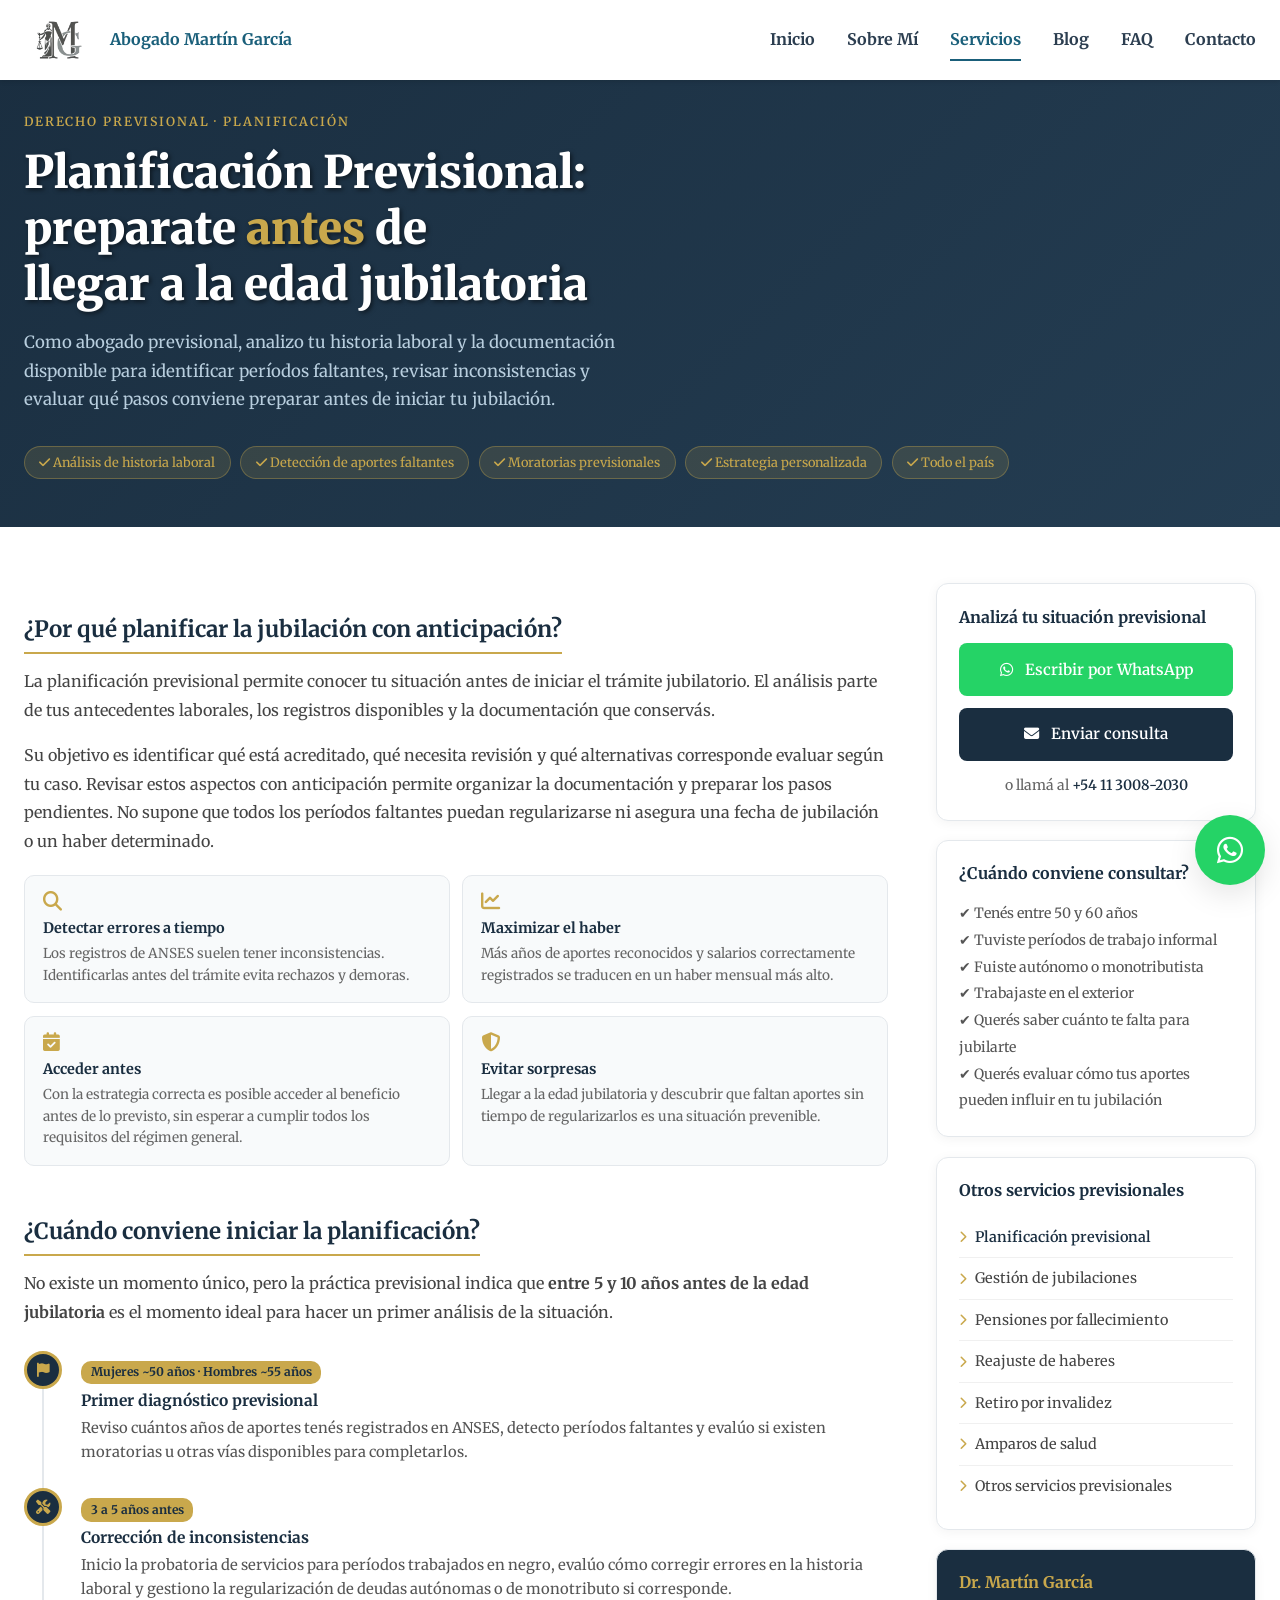
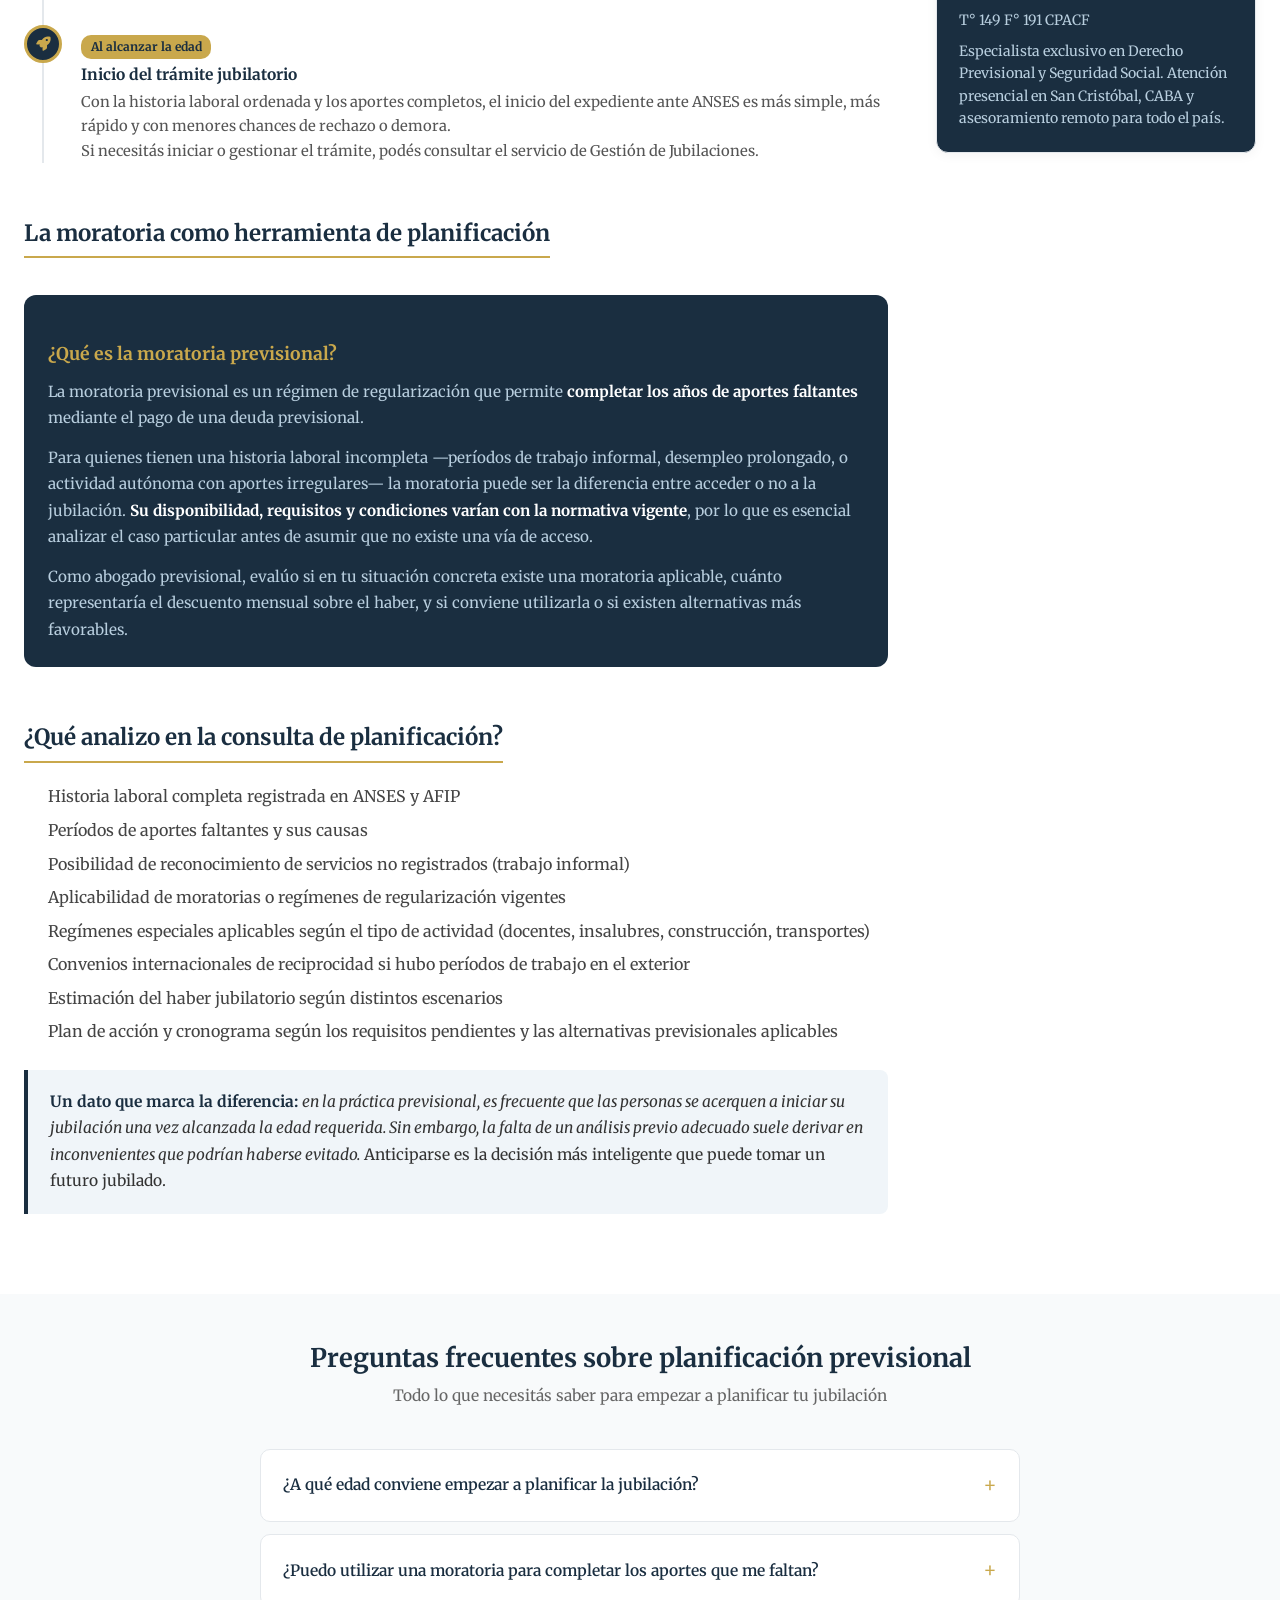
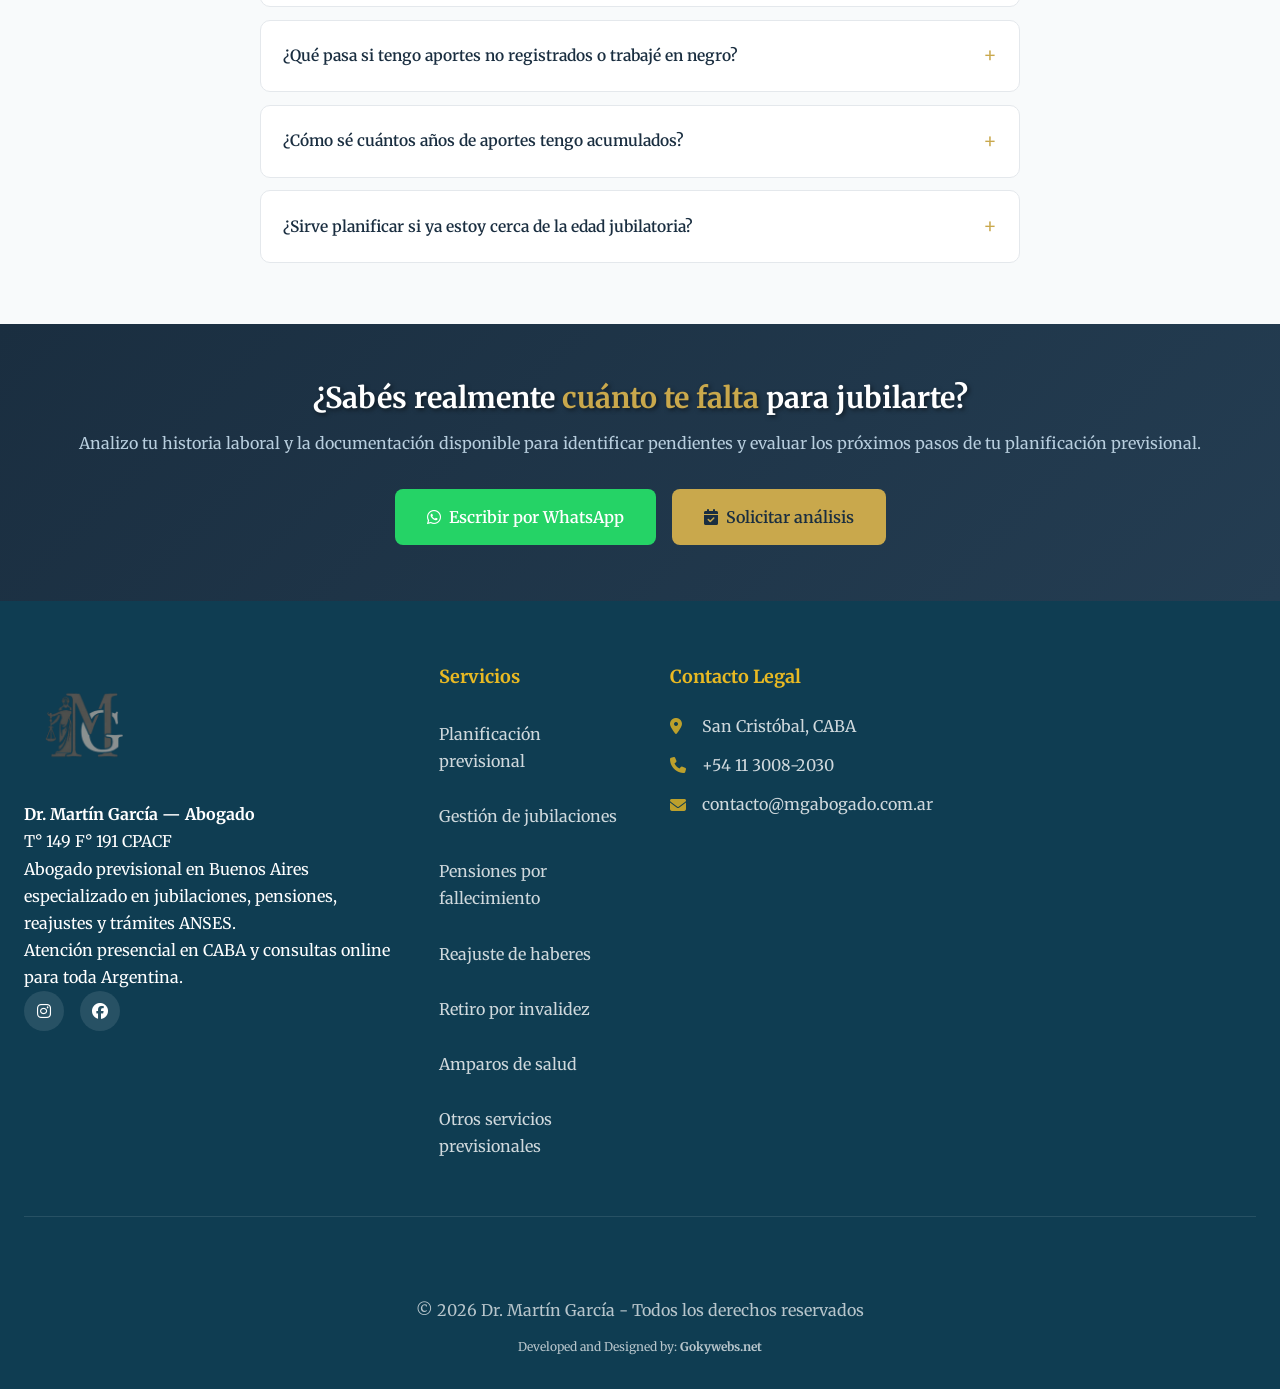
<file: planificacion-previsional.html>
<!DOCTYPE html>
<html lang="es">
<head>
    <!-- Google Tag Manager -->
    <script>(function(w,d,s,l,i){w[l]=w[l]||[];w[l].push({'gtm.start':
    new Date().getTime(),event:'gtm.js'});var f=d.getElementsByTagName(s)[0],
    j=d.createElement(s),dl=l!='dataLayer'?'&l='+l:'';j.async=true;j.src=
    'https://www.googletagmanager.com/gtm.js?id='+i+dl;f.parentNode.insertBefore(j,f);
    })(window,document,'script','dataLayer','GTM-MPMJT2L8');</script>
    <!-- End Google Tag Manager -->

    <meta charset="UTF-8">
    <meta name="viewport" content="width=device-width, initial-scale=1.0">

    <title>Planificación Previsional | Moratorias - Dr. Martín García</title>
    <meta name="description" content="Planificá tu jubilación con tiempo. El Dr. Martín García analiza tu historia laboral, detecta aportes faltantes y diseña la estrategia para que accedas al máximo haber posible. CABA y todo el país.">
    <meta name="keywords" content="planificacion previsional, planificacion jubilatoria, jubilacion anticipada Argentina, moratoria previsional vigente, cuantos aportes me faltan para jubilarme, abogado previsional Buenos Aires, historia laboral ANSES">
    <meta name="author" content="Dr. Martín García">
    <meta name="robots" content="index, follow, max-image-preview:large">
    <meta name="geo.region" content="AR-C">
    <meta name="geo.placename" content="Buenos Aires">

    <meta property="og:title" content="Planificación Previsional | Dr. Martín García - Abogado Previsional">
    <meta property="og:description" content="Conocé tu situación previsional antes de iniciar la jubilación. Análisis de historia laboral, documentación y alternativas según tus antecedentes.">
    <meta property="og:type" content="website">
    <meta property="og:url" content="https://mgabogado.com.ar/planificacion-previsional">
    <meta property="og:locale" content="es_AR">
    <meta property="og:site_name" content="Dr. Martín García - Abogado Previsional">
    <meta property="og:image" content="https://mgabogado.com.ar/images/Logo.webp">
    <meta property="og:image:alt" content="Dr. Martín García — Abogado Previsional">

    <link rel="canonical" href="https://mgabogado.com.ar/planificacion-previsional">
    <link rel="icon" type="image/x-icon" href="images/Logos/Martin Garcia Servicios Legales - Isotipo.ico">
    <link rel="apple-touch-icon" href="images/Logos/Martin Garcia Servicios Legales - Isotipo.png">
    <meta name="theme-color" content="#1A2E40">

  <script type="application/ld+json">
{
  "@context": "https://schema.org",
  "@graph": [
    {
      "@type": "Person",
      "@id": "https://mgabogado.com.ar/#person",
      "name": "Dr. Martín García",
      "url": "https://mgabogado.com.ar/",
      "image": "https://mgabogado.com.ar/images/FotoPerfil.webp",
      "jobTitle": "Abogado Previsional",
      "knowsAbout": [
        "Derecho Previsional",
        "Derecho de la Seguridad Social",
        "Planificación Previsional",
        "Jubilaciones ANSES",
        "Moratorias Previsionales",
        "Gestión ante ANSES"
      ],
      "sameAs": [
        "https://www.instagram.com/ab.martingarcia/",
        "https://www.facebook.com/AbogadoGarciaMartin/",
        "https://ar.linkedin.com/in/martin-gabriel-garcia"
      ],
      "description": "Abogado que ejerce de manera individual, dedicado al Derecho Previsional y al Derecho de la Seguridad Social en CABA y Buenos Aires.",
      "telephone": "+541130082030",
      "email": "contacto@mgabogado.com.ar"
    },
    {
      "@type": "Service",
      "@id": "https://mgabogado.com.ar/planificacion-previsional#service",
      "name": "Planificación Previsional",
      "provider": {
        "@id": "https://mgabogado.com.ar/#person"
      },
      "areaServed": [
        {
          "@type": "City",
          "name": "Ciudad Autónoma de Buenos Aires"
        },
        {
          "@type": "AdministrativeArea",
          "name": "Provincia de Buenos Aires"
        }
      ],
      "description": "Análisis anticipado de historia laboral y documentación, identificación de períodos faltantes y evaluación de alternativas para preparar la jubilación según los antecedentes y las condiciones aplicables.",
      "serviceType": "Derecho Previsional",
      "url": "https://mgabogado.com.ar/planificacion-previsional"
    },
    {
      "@type": "WebSite",
      "@id": "https://mgabogado.com.ar/#website",
      "url": "https://mgabogado.com.ar/",
      "name": "Dr. Martín García — Abogado Previsional",
      "publisher": {
        "@id": "https://mgabogado.com.ar/#person"
      },
      "inLanguage": "es-AR"
    },
    {
      "@type": "WebPage",
      "@id": "https://mgabogado.com.ar/planificacion-previsional#webpage",
      "url": "https://mgabogado.com.ar/planificacion-previsional",
      "name": "Planificación Previsional | Moratorias - Dr. Martín García",
      "isPartOf": {
        "@id": "https://mgabogado.com.ar/#website"
      },
      "about": {
        "@id": "https://mgabogado.com.ar/planificacion-previsional#service"
      },
      "primaryImageOfPage": {
        "@type": "ImageObject",
        "url": "https://mgabogado.com.ar/images/Logos/Martin%20Garcia%20Servicios%20Legales%20-%20Isotipo.png"
      },
      "mainEntity": {
        "@id": "https://mgabogado.com.ar/planificacion-previsional#service"
      },
      "inLanguage": "es-AR"
    }
  ]
}
</script>

    <script type="application/ld+json">
{
  "@context": "https://schema.org",
  "@type": "FAQPage",
  "mainEntity": [
    {
      "@type": "Question",
      "name": "¿A qué edad conviene empezar a planificar la jubilación?",
      "acceptedAnswer": {
        "@type": "Answer",
        "text": "Lo ideal es iniciar el análisis entre 5 y 10 años antes de la edad jubilatoria. Para las mujeres, a partir de los 50 años; para los hombres, a partir de los 55. Cuanto antes se detectan los problemas —aportes faltantes, errores en la historia laboral, períodos no registrados— más tiempo hay para corregirlos."
      }
    },
    {
      "@type": "Question",
      "name": "¿Puedo utilizar una moratoria para completar los aportes que me faltan?",
      "acceptedAnswer": {
        "@type": "Answer",
        "text": "Las moratorias previsionales son regímenes de regularización que permiten completar aportes faltantes para acceder al beneficio jubilatorio. Su disponibilidad, condiciones y plazos dependen de la normativa vigente. Analizo si en tu caso particular existe una moratoria aplicable y cuál es la estrategia más conveniente."
      }
    },
    {
      "@type": "Question",
      "name": "¿Qué pasa si tengo aportes no registrados o trabajé en negro?",
      "acceptedAnswer": {
        "@type": "Answer",
        "text": "Los períodos de trabajo no registrados pueden incorporarse al cómputo previsional mediante el procedimiento de probatoria de servicios ante ANSES, aportando documentación que acredite el vínculo laboral. Esto puede aumentar significativamente los años de aportes reconocidos y, en consecuencia, el haber jubilatorio."
      }
    },
    {
      "@type": "Question",
      "name": "¿Cómo sé cuántos años de aportes tengo acumulados?",
      "acceptedAnswer": {
        "@type": "Answer",
        "text": "Podés consultar tu historia laboral a través de Mi ANSES. Sin embargo, esa información puede contener errores u omisiones. Realizo un análisis de los registros y los comparo con la documentación disponible para detectar discrepancias y aportes no registrados."
      }
    },
    {
      "@type": "Question",
      "name": "¿Sirve planificar si ya estoy cerca de la edad jubilatoria?",
      "acceptedAnswer": {
        "@type": "Answer",
        "text": "Sí, siempre vale la pena analizar la situación antes de iniciar el trámite, aunque sea pocos meses antes. En muchos casos se detectan aportes que ANSES no tiene registrados, o se identifican alternativas que mejoran el haber final. Nunca es tarde para revisar, aunque cuanto antes mejor."
      }
    }
  ]
}
</script>

    <link rel="preload" as="image" href="images/Logo.webp">
    <link rel="stylesheet" href="styles.css">
    <link rel="preconnect" href="https://fonts.googleapis.com">
    <link rel="preconnect" href="https://fonts.gstatic.com" crossorigin>
    <link href="https://fonts.googleapis.com/css2?family=Merriweather:wght@300;400;700;900&display=swap" rel="stylesheet" media="print" onload="this.media='all'">
    <link rel="stylesheet" href="https://cdnjs.cloudflare.com/ajax/libs/font-awesome/6.4.0/css/all.min.css" media="print" onload="this.media='all'">

    <style>
        .breadcrumb { background:#f4f6f8; padding:.75rem 0; font-size:.85rem; color:#666; }
        .breadcrumb a { color:#1A2E40; text-decoration:none; }
        .breadcrumb a:hover { text-decoration:underline; }
        .breadcrumb span { margin:0 .4rem; color:#aaa; }

        .page-hero { background:linear-gradient(135deg,#1A2E40 0%,#243d52 100%); color:#fff; padding:4rem 0 3rem; }
        .page-hero__label { font-size:.78rem; letter-spacing:.15em; text-transform:uppercase; color:#C9A84C; font-weight:600; margin-bottom:.75rem; }
        .page-hero__title { font-family:'Merriweather',Georgia,serif; font-size:clamp(1.8rem,4vw,2.8rem); font-weight:900; line-height:1.25; margin-bottom:1rem; }
        .page-hero__title em { color:#C9A84C; font-style:normal; }
        .page-hero__desc { font-size:1.05rem; line-height:1.7; color:#b8cede; max-width:620px; margin-bottom:2rem; }
        .page-hero__badges { display:flex; flex-wrap:wrap; gap:.6rem; }
        .badge-item { background:rgba(201,168,76,.15); border:1px solid rgba(201,168,76,.35); color:#C9A84C; font-size:.8rem; padding:.3rem .9rem; border-radius:20px; }

        .page-content { padding:3.5rem 0; }
        .content-grid { display:grid; grid-template-columns:1fr 320px; gap:3rem; align-items:start; }
        @media(max-width:768px){ .content-grid{grid-template-columns:1fr;} .content-grid > .sidebar { order:0; position:static; } }

        .article h2 { font-family:'Merriweather',Georgia,serif; font-size:1.4rem; font-weight:700; color:#1A2E40; margin:2rem 0 .8rem; padding-bottom:.5rem; border-bottom:2px solid #C9A84C; display:inline-block; }
        .article h3 { font-size:1.05rem; font-weight:700; color:#1A2E40; margin:1.5rem 0 .5rem; }
        .article p { font-size:1rem; line-height:1.8; color:#444; margin-bottom:1rem; }
        .article ul { margin:.5rem 0 1rem 1.2rem; color:#444; }
        .article ul li { font-size:1rem; line-height:1.7; margin-bottom:.4rem; padding-left:.3rem; }
        .article ul li::marker { color:#C9A84C; }

        .info-box { background:#f0f5f9; border-left:4px solid #1A2E40; padding:1.2rem 1.4rem; border-radius:0 8px 8px 0; margin:1.5rem 0; }
        .info-box p { margin:0; color:#333; font-size:.97rem; line-height:1.7; }
        .info-box strong { color:#1A2E40; }
        .warning-box { background:#fffbf0; border-left:4px solid #C9A84C; padding:1.2rem 1.4rem; border-radius:0 8px 8px 0; margin:1.5rem 0; }
        .warning-box p { margin:0; color:#555; font-size:.97rem; line-height:1.7; }

        /* Timeline de planificación */
        .timeline { margin:1.5rem 0; position:relative; }
        .timeline::before { content:''; position:absolute; left:18px; top:0; bottom:0; width:2px; background:#e4e8ec; }
        .tl-item { display:flex; gap:1.2rem; margin-bottom:1.5rem; position:relative; }
        .tl-dot { min-width:38px; height:38px; border-radius:50%; background:#1A2E40; border:3px solid #C9A84C; display:flex; align-items:center; justify-content:center; flex-shrink:0; z-index:1; }
        .tl-dot i { color:#C9A84C; font-size:.9rem; }
        .tl-content { padding-top:.4rem; }
        .tl-content h3 {font-size:.97rem; font-weight:700; color:#1A2E40; margin-bottom:.3rem; margin-top:0; }
        .tl-content p { font-size:.92rem; color:#555; line-height:1.65; margin:0; }
        .tl-age { display:inline-block; font-size:.75rem; font-weight:700; background:#C9A84C; color:#1A2E40; padding:.1rem .6rem; border-radius:10px; margin-bottom:.4rem; }

        /* Beneficios cards */
        .benefits-grid { display:grid; grid-template-columns:1fr 1fr; gap:.8rem; margin:1.2rem 0; }
        @media(max-width:500px){ .benefits-grid{grid-template-columns:1fr;} }
        .benefit-card { background:#f8fafb; border:1px solid #e4e8ec; border-radius:10px; padding:1rem 1.1rem; }
        .benefit-card i { color:#C9A84C; font-size:1.2rem; margin-bottom:.5rem; display:block; }
        .benefit-card h3 {font-size:.9rem; font-weight:700; color:#1A2E40; margin-bottom:.3rem; margin-top:0; }
        .benefit-card p { font-size:.85rem; color:#666; line-height:1.6; margin:0; }

        /* Moratoria highlight */
        .moratoria-box { background:#1A2E40; border-radius:12px; padding:1.5rem; margin:1.5rem 0; }
        .moratoria-box h3 { font-family:'Merriweather',Georgia,serif; font-size:1.1rem; color:#C9A84C; margin-bottom:.8rem; }
        .moratoria-box p { font-size:.95rem; color:#b8cede; line-height:1.75; margin-bottom:.8rem; }
        .moratoria-box p:last-child { margin-bottom:0; }
        .moratoria-box strong { color:#fff; }

        .sidebar { display:flex; flex-direction:column; gap:1.2rem; position:sticky; top:100px; }
        .sidebar-card { background:#fff; border:1px solid #e4e8ec; border-radius:12px; padding:1.4rem; box-shadow:0 2px 12px rgba(0,0,0,.05); }
        .sidebar-card h4 { font-family:'Merriweather',Georgia,serif; font-size:1rem; font-weight:700; color:#1A2E40; margin-bottom:1rem; }
        .sidebar-card .btn-primary { display:block; background:#1A2E40; color:#fff; text-align:center; padding:.85rem; border-radius:8px; text-decoration:none; font-weight:600; font-size:.95rem; margin-bottom:.7rem; transition:background .2s; }
        .sidebar-card .btn-primary:hover { background:#243d52; }
        .sidebar-card .btn-wsp { display:block; background:#25D366; color:#fff; text-align:center; padding:.85rem; border-radius:8px; text-decoration:none; font-weight:600; font-size:.95rem; transition:background .2s; }
        .sidebar-card .btn-wsp:hover { background:#1ebe5a; }
        .sidebar-card .btn-wsp i, .sidebar-card .btn-primary i { margin-right:.5rem; }
        .sidebar-tel { text-align:center; margin-top:.8rem; font-size:.88rem; color:#666; }
        .sidebar-tel a { color:#1A2E40; font-weight:600; text-decoration:none; }

        .services-list { list-style:none; padding:0; margin:0; }
        .services-list li { padding:.5rem 0; border-bottom:1px solid #f0f0f0; font-size:.9rem; }
        .services-list li:last-child { border-bottom:none; }
        .services-list a { color:#444; text-decoration:none; display:flex; align-items:center; gap:.5rem; transition:color .2s; }
        .services-list a:hover { color:#1A2E40; }
        .services-list a i { color:#C9A84C; font-size:.75rem; }
        .services-list li.active a { color:#1A2E40; font-weight:600; }

        .faq-section { padding:3rem 0; background:#f8fafb; }
        .faq-section h2 { font-family:'Merriweather',Georgia,serif; font-size:1.6rem; color:#1A2E40; margin-bottom:.5rem; text-align:center; }
        .faq-subtitle { text-align:center; color:#666; margin-bottom:2.5rem; font-size:.97rem; }
        .faq-grid { max-width:760px; margin:0 auto; }
        details.faq-item { background:#fff; border:1px solid #e4e8ec; border-radius:10px; margin-bottom:.8rem; overflow:hidden; }
        details.faq-item summary { padding:1.1rem 1.4rem; font-weight:600; font-size:.97rem; color:#1A2E40; cursor:pointer; list-style:none; display:flex; justify-content:space-between; align-items:center; }
        details.faq-item summary::after { content:'+'; font-size:1.3rem; color:#C9A84C; font-weight:300; flex-shrink:0; }
        details.faq-item[open] summary::after { content:'−'; }
        details.faq-item p { padding:0 1.4rem 1.2rem; font-size:.95rem; color:#555; line-height:1.75; margin:0; }

        .cta-section { background:linear-gradient(135deg,#1A2E40,#243d52); color:#fff; padding:3.5rem 0; text-align:center; }
        .cta-section h2 { font-family:'Merriweather',Georgia,serif; font-size:1.8rem; margin-bottom:.8rem; }
        .cta-section h2 em { color:#C9A84C; font-style:normal; }
        .cta-section p { color:#b8cede; font-size:1rem; margin-bottom:2rem; }
        .cta-buttons { display:flex; gap:1rem; justify-content:center; flex-wrap:wrap; }
        .cta-buttons a { padding:.9rem 2rem; border-radius:8px; font-weight:600; font-size:1rem; text-decoration:none; display:inline-flex; align-items:center; gap:.5rem; transition:transform .2s; }
        .cta-buttons a:hover { transform:translateY(-2px); }
        .cta-btn-main { background:#C9A84C; color:#1A2E40; }
        .cta-btn-wsp { background:#25D366; color:#fff; }
    </style>
</head>
<body>
    <noscript><iframe src="https://www.googletagmanager.com/ns.html?id=GTM-MPMJT2L8" height="0" width="0" style="display:none;visibility:hidden"></iframe></noscript>

    <header class="header" id="header">
        <nav class="nav container">
            <div class="nav__brand">
                <img src="images/Logo.webp" alt="Dr. Martín García - Abogado previsional en Buenos Aires" class="nav__logo">
                <span class="nav__name">Abogado Martín García</span>
            </div>
            <div class="nav__menu" id="nav-menu">
                <ul class="nav__list">
                    <li class="nav__item"><a href="/#inicio" class="nav__link">Inicio</a></li>
                    <li class="nav__item"><a href="/#sobre-mi" class="nav__link">Sobre Mí</a></li>
                    <li class="nav__item"><a href="/#servicios" class="nav__link active-link">Servicios</a></li>
                    <li class="nav__item"><a href="https://blog.mgabogado.com.ar" target="_blank" rel="noopener noreferrer" class="nav__link">Blog</a></li>
                    <li class="nav__item"><a href="/#faq" class="nav__link">FAQ</a></li>
                    <li class="nav__item"><a href="/#contacto" class="nav__link">Contacto</a></li>
                </ul>
                <div class="nav__close" id="nav-close"><i class="fas fa-times"></i></div>
            </div>
            <div class="nav__toggle" id="nav-toggle"><i class="fas fa-bars"></i></div>
        </nav>
    </header>

    <div class="breadcrumb">
        <div class="container">
            <a href="/">Inicio</a>
            <span>›</span>
            <a href="/#servicios">Servicios</a>
            <span>›</span>
            Planificación Previsional
        </div>
    </div>

    <section class="page-hero">
        <div class="container">
            <p class="page-hero__label">Derecho Previsional · Planificación</p>
          <h1 class="page-hero__title" style="color: #ffffff; text-shadow: 2px 2px 4px rgba(0,0,0,0.5);">
            Planificación Previsional:<br>preparate <em>antes</em> de<br>llegar a la edad jubilatoria
        </h1>
            <p class="page-hero__desc">
                Como abogado previsional, analizo tu historia laboral y la documentación disponible para identificar períodos faltantes, revisar inconsistencias y evaluar qué pasos conviene preparar antes de iniciar tu jubilación.
            </p>
            <div class="page-hero__badges">
                <span class="badge-item"><i class="fas fa-check"></i> Análisis de historia laboral</span>
                <span class="badge-item"><i class="fas fa-check"></i> Detección de aportes faltantes</span>
                <span class="badge-item"><i class="fas fa-check"></i> Moratorias previsionales</span>
                <span class="badge-item"><i class="fas fa-check"></i> Estrategia personalizada</span>
                <span class="badge-item"><i class="fas fa-check"></i> Todo el país</span>
            </div>
        </div>
    </section>

    <section class="page-content">
        <div class="container">
            <div class="content-grid">

                <article class="article">

                    <h2>¿Por qué planificar la jubilación con anticipación?</h2>
                    <p>
                        La <a href="https://blog.mgabogado.com.ar/2026/07/planificacion-previsional-anticiparse-jubilacion.html">planificación previsional</a> permite conocer tu situación antes de iniciar el trámite jubilatorio. El análisis parte de tus antecedentes laborales, los registros disponibles y la documentación que conservás.
                    </p>
                    <p>
                        Su objetivo es identificar qué está acreditado, qué necesita revisión y qué alternativas corresponde evaluar según tu caso. Revisar estos aspectos con anticipación permite organizar la documentación y preparar los pasos pendientes. No supone que todos los períodos faltantes puedan regularizarse ni asegura una fecha de jubilación o un haber determinado.
                    </p>

                    <div class="benefits-grid">
                        <div class="benefit-card">
                            <i class="fas fa-search"></i>
                            <h3>Detectar errores a tiempo</h3>
                            <p>Los registros de ANSES suelen tener inconsistencias. Identificarlas antes del trámite evita rechazos y demoras.</p>
                        </div>
                        <div class="benefit-card">
                            <i class="fas fa-chart-line"></i>
                            <h3>Maximizar el haber</h3>
                            <p>Más años de aportes reconocidos y salarios correctamente registrados se traducen en un haber mensual más alto.</p>
                        </div>
                        <div class="benefit-card">
                            <i class="fas fa-calendar-check"></i>
                            <h3>Acceder antes</h3>
                            <p>Con la estrategia correcta es posible acceder al beneficio antes de lo previsto, sin esperar a cumplir todos los requisitos del régimen general.</p>
                        </div>
                        <div class="benefit-card">
                            <i class="fas fa-shield-alt"></i>
                            <h3>Evitar sorpresas</h3>
                            <p>Llegar a la edad jubilatoria y descubrir que faltan aportes sin tiempo de regularizarlos es una situación prevenible.</p>
                        </div>
                    </div>

                    <h2>¿Cuándo conviene iniciar la planificación?</h2>
                    <p>
                        No existe un momento único, pero la práctica previsional indica que <strong>entre 5 y 10 años antes de la edad jubilatoria</strong> es el momento ideal para hacer un primer análisis de la situación.
                    </p>

                    <div class="timeline">
                        <div class="tl-item">
                            <div class="tl-dot"><i class="fas fa-flag"></i></div>
                            <div class="tl-content">
                                <span class="tl-age">Mujeres ~50 años · Hombres ~55 años</span>
                                <h3>Primer diagnóstico previsional</h3>
                                <p>Reviso cuántos años de aportes tenés registrados en ANSES, detecto períodos faltantes y evalúo si existen moratorias u otras vías disponibles para completarlos.</p>
                            </div>
                        </div>
                        <div class="tl-item">
                            <div class="tl-dot"><i class="fas fa-tools"></i></div>
                            <div class="tl-content">
                                <span class="tl-age">3 a 5 años antes</span>
                                <h3>Corrección de inconsistencias</h3>
                                <p>Inicio la probatoria de servicios para períodos trabajados en negro, evalúo cómo corregir errores en la historia laboral y gestiono la regularización de deudas autónomas o de monotributo si corresponde.</p>
                            </div>
                        </div>
                        <div class="tl-item">
                            <div class="tl-dot"><i class="fas fa-rocket"></i></div>
                            <div class="tl-content">
                                <span class="tl-age">Al alcanzar la edad</span>
                                <h3>Inicio del trámite jubilatorio</h3>
                                <p>Con la historia laboral ordenada y los aportes completos, el inicio del expediente ante ANSES es más simple, más rápido y con menores chances de rechazo o demora.</p>
                                <p>Si necesitás iniciar o gestionar el trámite, podés consultar el servicio de <a href="/gestion-jubilaciones">Gestión de Jubilaciones</a>.</p>
                            </div>
                        </div>
                    </div>

                    <h2>La moratoria como herramienta de planificación</h2>
                    <div class="moratoria-box">
                        <h3>¿Qué es la moratoria previsional?</h3>
                        <p>
                            La moratoria previsional es un régimen de regularización que permite <strong>completar los años de aportes faltantes</strong> mediante el pago de una deuda previsional.
                        </p>
                        <p>
                            Para quienes tienen una historia laboral incompleta —períodos de trabajo informal, desempleo prolongado, o actividad autónoma con aportes irregulares— la moratoria puede ser la diferencia entre acceder o no a la jubilación. <strong>Su disponibilidad, requisitos y condiciones varían con la normativa vigente</strong>, por lo que es esencial analizar el caso particular antes de asumir que no existe una vía de acceso.
                        </p>
                        <p>
                            Como abogado previsional, evalúo si en tu situación concreta existe una moratoria aplicable, cuánto representaría el descuento mensual sobre el haber, y si conviene utilizarla o si existen alternativas más favorables.
                        </p>
                    </div>

                    <h2>¿Qué analizo en la consulta de planificación?</h2>
                    <ul>
                        <li>Historia laboral completa registrada en ANSES y AFIP</li>
                        <li>Períodos de aportes faltantes y sus causas</li>
                        <li>Posibilidad de reconocimiento de servicios no registrados (trabajo informal)</li>
                        <li>Aplicabilidad de moratorias o regímenes de regularización vigentes</li>
                        <li><a href="/otros-servicios-previsionales">Regímenes especiales aplicables según el tipo de actividad</a> (docentes, insalubres, construcción, transportes)</li>
                        <li>Convenios internacionales de reciprocidad si hubo períodos de trabajo en el exterior</li>
                        <li>Estimación del haber jubilatorio según distintos escenarios</li>
                        <li>Plan de acción y cronograma según los requisitos pendientes y las alternativas previsionales aplicables</li>
                    </ul>

                    <div class="info-box">
                        <p><strong>Un dato que marca la diferencia:</strong> <cite index="92-1">en la práctica previsional, es frecuente que las personas se acerquen a iniciar su jubilación una vez alcanzada la edad requerida. Sin embargo, la falta de un análisis previo adecuado suele derivar en inconvenientes que podrían haberse evitado.</cite> Anticiparse es la decisión más inteligente que puede tomar un futuro jubilado.</p>
                    </div>

                </article>

                <aside class="sidebar">
                    <div class="sidebar-card">
                        <h4>Analizá tu situación previsional</h4>
                        <a href="https://wa.me/541130082030?text=Hola%20Dr.%20García,%20quiero%20hacer%20una%20planificación%20previsional" target="_blank" rel="noopener noreferrer" class="btn-wsp">
                            <i class="fab fa-whatsapp"></i> Escribir por WhatsApp
                        </a>
                        <div style="height:.7rem;"></div>
                        <a href="/#contacto" class="btn-primary">
                            <i class="fas fa-envelope"></i> Enviar consulta
                        </a>
                        <p class="sidebar-tel">o llamá al <a href="tel:+541130082030">+54 11 3008-2030</a></p>
                    </div>

                    <div class="sidebar-card">
                        <h4>¿Cuándo conviene consultar?</h4>
                        <ul style="list-style:none;padding:0;margin:0;font-size:.88rem;color:#555;line-height:1.9;">
                            <li>✔ Tenés entre 50 y 60 años</li>
                            <li>✔ Tuviste períodos de trabajo informal</li>
                            <li>✔ Fuiste autónomo o monotributista</li>
                            <li>✔ Trabajaste en el exterior</li>
                            <li>✔ Querés saber cuánto te falta para jubilarte</li>
                            <li>✔ Querés evaluar cómo tus aportes pueden influir en tu jubilación</li>
                        </ul>
                    </div>

                    <div class="sidebar-card">
                        <h4>Otros servicios previsionales</h4>
                        <ul class="services-list">
                            <li class="active"><a href="/planificacion-previsional"><i class="fas fa-chevron-right"></i> Planificación previsional</a></li>
                            <li><a href="/gestion-jubilaciones"><i class="fas fa-chevron-right"></i> Gestión de jubilaciones</a></li>
                            <li><a href="/pensiones-por-fallecimiento"><i class="fas fa-chevron-right"></i> Pensiones por fallecimiento</a></li>
                            <li><a href="/reajuste-de-haberes"><i class="fas fa-chevron-right"></i> Reajuste de haberes</a></li>
                            <li><a href="/retiro-por-invalidez"><i class="fas fa-chevron-right"></i> Retiro por invalidez</a></li>
                            <li><a href="/amparos-de-salud"><i class="fas fa-chevron-right"></i> Amparos de salud</a></li>
                            <li><a href="/otros-servicios-previsionales"><i class="fas fa-chevron-right"></i> Otros servicios previsionales</a></li>
                        </ul>
                    </div>

                    <div class="sidebar-card" style="background:#1A2E40;color:#fff;">
                        <h4 style="color:#C9A84C;">Dr. Martín García</h4>
                        <p style="font-size:.88rem;color:#b8cede;line-height:1.6;margin-bottom:.5rem;">T° 149 F° 191 CPACF</p>
                        <p style="font-size:.88rem;color:#b8cede;line-height:1.6;">Especialista exclusivo en Derecho Previsional y Seguridad Social. Atención presencial en San Cristóbal, CABA y asesoramiento remoto para todo el país.</p>
                    </div>
                </aside>

            </div>
        </div>
    </section>

    <section class="faq-section">
        <div class="container">
            <h2>Preguntas frecuentes sobre planificación previsional</h2>
            <p class="faq-subtitle">Todo lo que necesitás saber para empezar a planificar tu jubilación</p>
            <div class="faq-grid">

                <details class="faq-item">
                    <summary>¿A qué edad conviene empezar a planificar la jubilación?</summary>
                    <p>Lo ideal es iniciar el análisis entre 5 y 10 años antes de la edad jubilatoria. Para las mujeres, a partir de los 50 años; para los hombres, a partir de los 55. Cuanto antes se detectan los problemas —aportes faltantes, errores en la historia laboral, períodos no registrados— más tiempo hay para corregirlos.</p>
                </details>

                <details class="faq-item">
                    <summary>¿Puedo utilizar una moratoria para completar los aportes que me faltan?</summary>
                    <p>Las moratorias previsionales son regímenes de regularización que permiten completar aportes faltantes para acceder al beneficio jubilatorio. Su disponibilidad, condiciones y plazos dependen de la normativa vigente. Analizo si en tu caso particular existe una moratoria aplicable y cuál es la estrategia más conveniente.</p>
                </details>

                <details class="faq-item">
                    <summary>¿Qué pasa si tengo aportes no registrados o trabajé en negro?</summary>
                    <p>Los períodos de trabajo no registrados pueden incorporarse al cómputo previsional mediante el procedimiento de probatoria de servicios ante ANSES, aportando documentación que acredite el vínculo laboral. Esto puede aumentar significativamente los años de aportes reconocidos y, en consecuencia, el haber jubilatorio.</p>
                </details>

                <details class="faq-item">
                    <summary>¿Cómo sé cuántos años de aportes tengo acumulados?</summary>
                    <p>Podés consultar tu historia laboral a través de Mi ANSES. Sin embargo, esa información puede contener errores u omisiones. Realizo un análisis de los registros y los comparo con la documentación disponible para detectar discrepancias y aportes no registrados.</p>
                </details>

                <details class="faq-item">
                    <summary>¿Sirve planificar si ya estoy cerca de la edad jubilatoria?</summary>
                    <p>Sí, siempre vale la pena analizar la situación antes de iniciar el trámite, aunque sea pocos meses antes. En muchos casos se detectan aportes que ANSES no tiene registrados, o se identifican alternativas que mejoran el haber final. Nunca es tarde para revisar, aunque cuanto antes mejor.</p>
                </details>

            </div>
        </div>
    </section>
<section class="related-posts-section">

    <div
        id="blog-posts"
        data-label="Planificacion"
        
        data-limit="3">
    </div>

</section>
    <section class="cta-section">
        <div class="container">
            <h2 style="color: #ffffff; text-shadow: 2px 2px 4px rgba(0,0,0,0.5);">
            ¿Sabés realmente <em>cuánto te falta</em> para jubilarte?
        </h2>
            <p>Analizo tu historia laboral y la documentación disponible para identificar pendientes y evaluar los próximos pasos de tu planificación previsional.</p>
            <div class="cta-buttons">
                <a href="https://wa.me/541130082030?text=Hola%20Dr.%20García,%20quiero%20hacer%20una%20planificación%20previsional" target="_blank" rel="noopener noreferrer" class="cta-btn-wsp">
                    <i class="fab fa-whatsapp"></i> Escribir por WhatsApp
                </a>
                <a href="/#contacto" class="cta-btn-main">
                    <i class="fas fa-calendar-check"></i> Solicitar análisis
                </a>
            </div>
        </div>
    </section>

    <footer class="footer">
        <div class="container">
            <div class="footer__content">
                <div class="footer__brand">
                    <img src="images/Logo.webp" alt="Logo Dr. Martín García" class="footer__logo" loading="lazy">
                    <div class="footer__legal">
                        <p><strong>Dr. Martín García — Abogado</strong></p>
                        <p>T° 149 F° 191 CPACF</p>
                        <p>Abogado previsional en Buenos Aires especializado en jubilaciones, pensiones, reajustes y trámites ANSES.</p>
                        <p>Atención presencial en CABA y consultas online para toda Argentina.</p>
                    </div>
                    <div class="footer__social">
                        <a href="https://www.instagram.com/ab.martingarcia/" target="_blank" rel="noopener noreferrer" class="footer__social-link" title="Instagram"><i class="fab fa-instagram"></i></a>
                        <a href="https://www.facebook.com/AbogadoGarciaMartin/" target="_blank" rel="noopener noreferrer" class="footer__social-link" title="Facebook"><i class="fab fa-facebook"></i></a>
                    </div>
                </div>
                <div class="footer__links">
                    <h4 class="footer__title">Servicios</h4>
                    <ul class="footer__list">
                        <li><a href="/planificacion-previsional" class="footer__link">Planificación previsional</a></li>
                        <li><a href="/gestion-jubilaciones" class="footer__link">Gestión de jubilaciones</a></li>
                        <li><a href="/pensiones-por-fallecimiento" class="footer__link">Pensiones por fallecimiento</a></li>
                        <li><a href="/reajuste-de-haberes" class="footer__link">Reajuste de haberes</a></li>
                        <li><a href="/retiro-por-invalidez" class="footer__link">Retiro por invalidez</a></li>
                        <li><a href="/amparos-de-salud" class="footer__link">Amparos de salud</a></li>
                        <li><a href="/otros-servicios-previsionales" class="footer__link">Otros servicios previsionales</a></li>
                    </ul>
                </div>
                <div class="footer__contact">
                    <h4 class="footer__title">Contacto Legal</h4>
                    <ul class="footer__list">
                        <li><i class="fas fa-map-marker-alt"></i> San Cristóbal, CABA</li>
                        <li><i class="fas fa-phone"></i> +54 11 3008-2030</li>
                        <li><i class="fas fa-envelope"></i> contacto@mgabogado.com.ar</li>
                    </ul>
                </div>
            </div>
            <div class="footer__bottom">
                <p>© 2026 Dr. Martín García - Todos los derechos reservados</p>
                <p class="footer__signature">Developed and Designed by: <a href="https://www.gokywebs.net" target="_blank" rel="noopener noreferrer">Gokywebs.net</a></p>
            </div>
        </div>
    </footer>

    <a href="https://wa.me/541130082030?text=Hola%20Dr.%20García,%20vi%20su%20página%20sobre%20planificación%20previsional%20y%20quería%20consultar"
       class="whatsapp-button" target="_blank" rel="noopener noreferrer"
       title="Consultar por WhatsApp" aria-label="WhatsApp Dr. Martín García">
        <i class="fab fa-whatsapp"></i>
    </a>

    <script src="script.js"></script>
    <script src="blog-feed.js"></script>
    <script type="application/ld+json">
{
  "@context": "https://schema.org/",
  "@type": "BreadcrumbList",
  "itemListElement": [{
    "@type": "ListItem", "position": 1, "name": "Inicio", "item": "https://mgabogado.com.ar/"
  },{
    "@type": "ListItem", "position": 2, "name": "Servicios", "item": "https://mgabogado.com.ar/#servicios"
  },{
    "@type": "ListItem", "position": 3, "name": "Planificación Previsional", "item": "https://mgabogado.com.ar/planificacion-previsional"
  }]
}
</script>
</body>
</html>
</file>
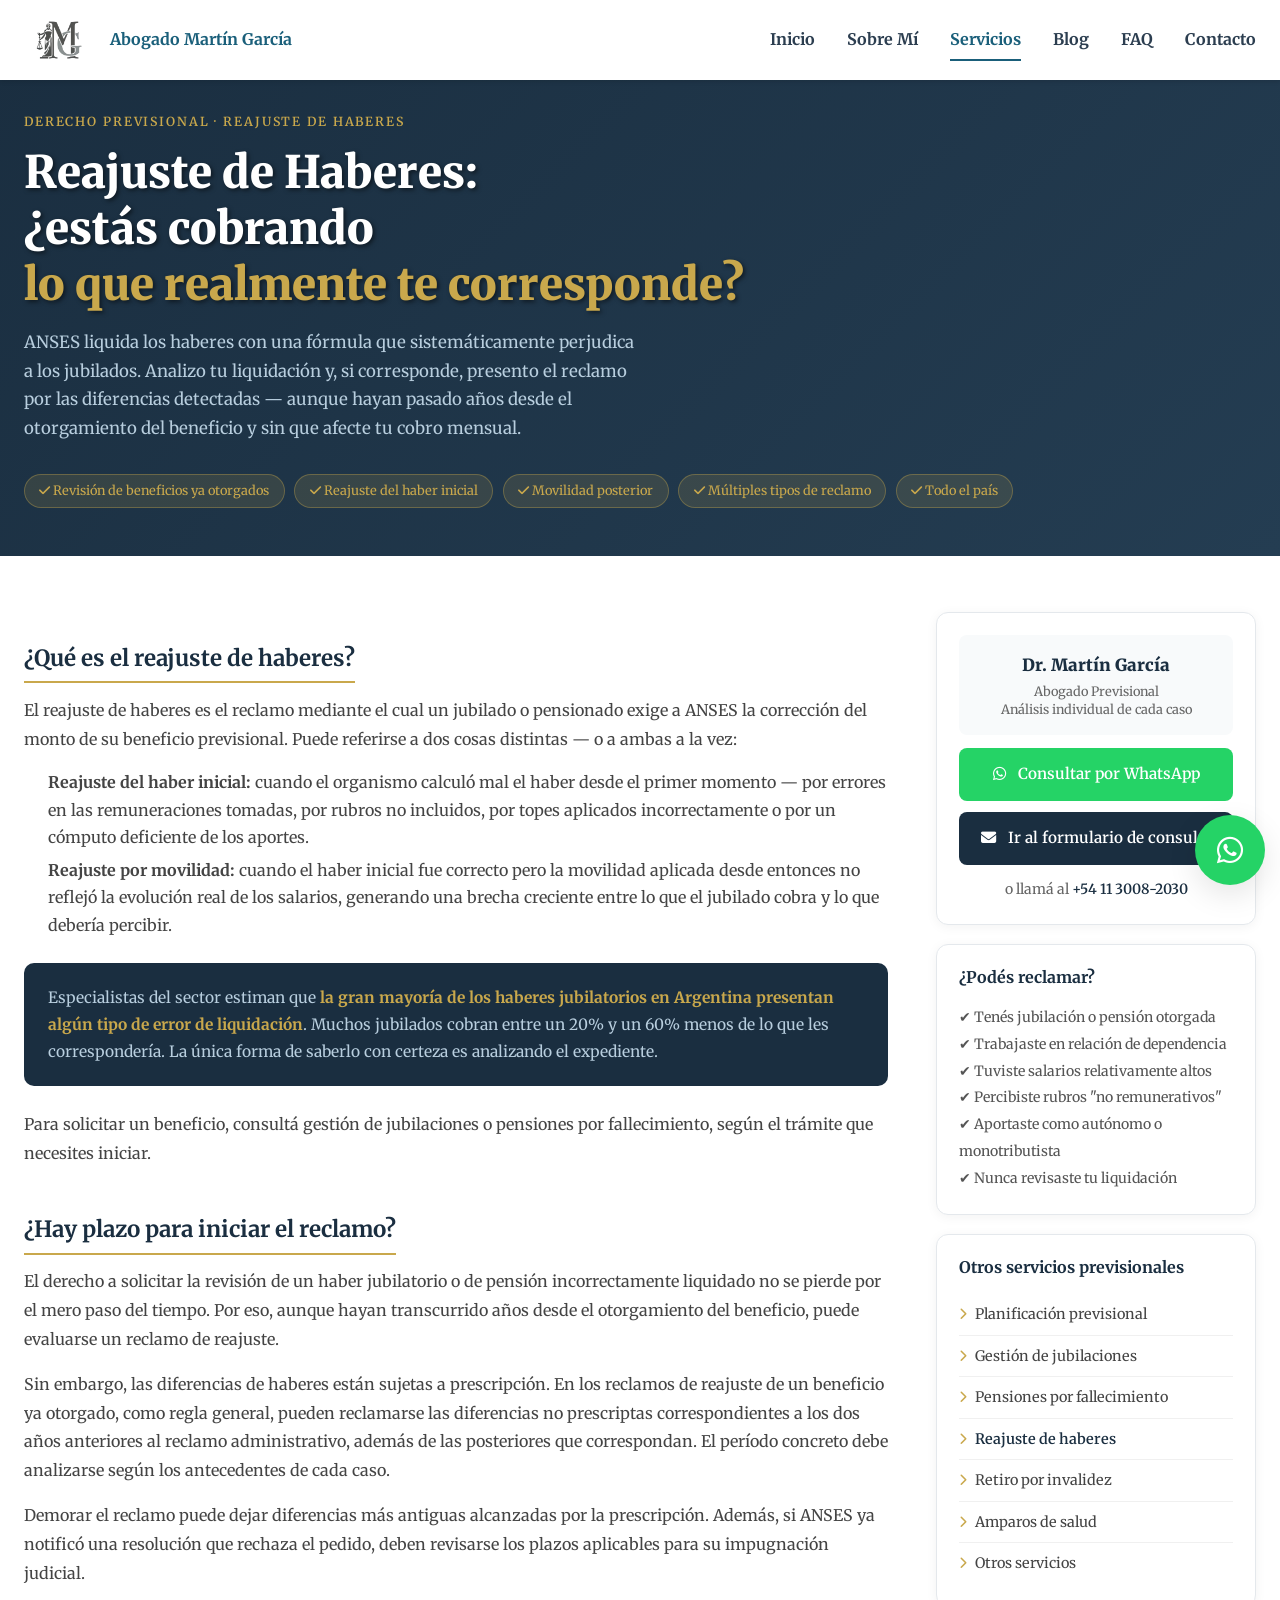
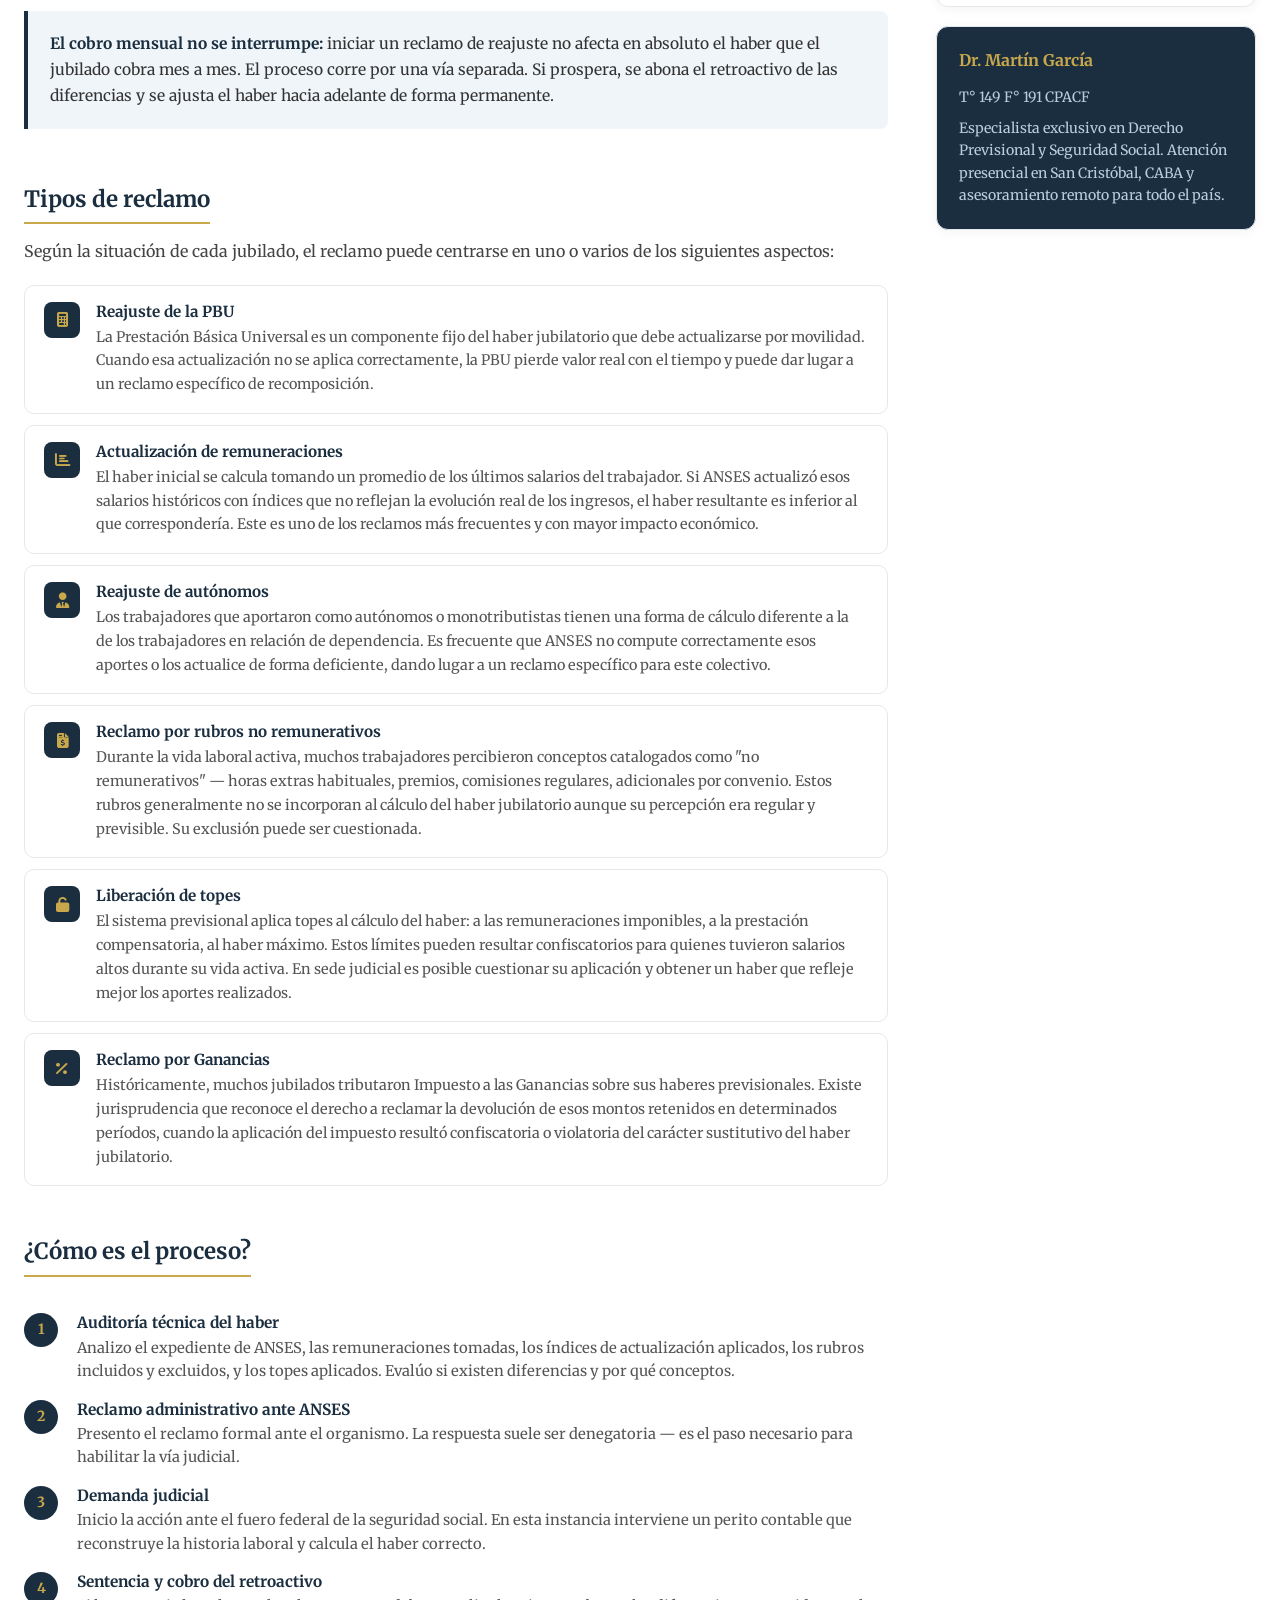
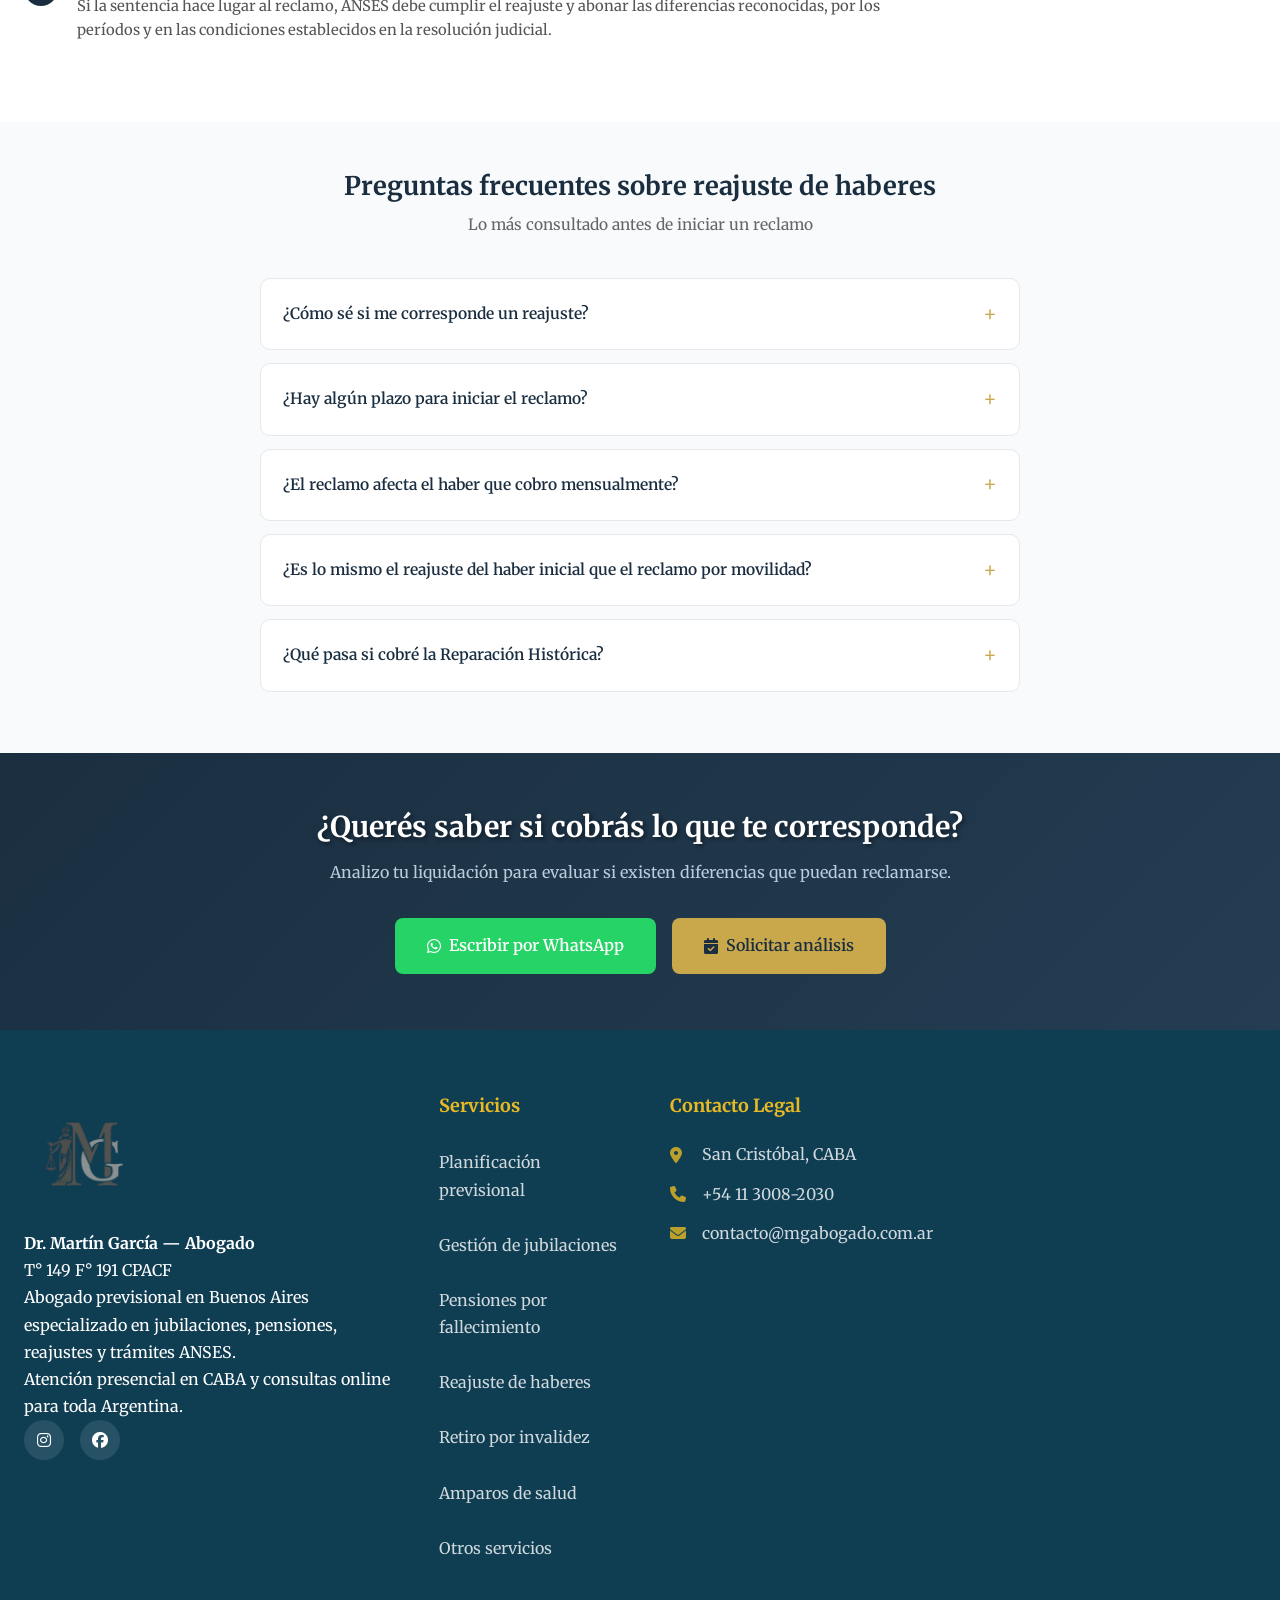
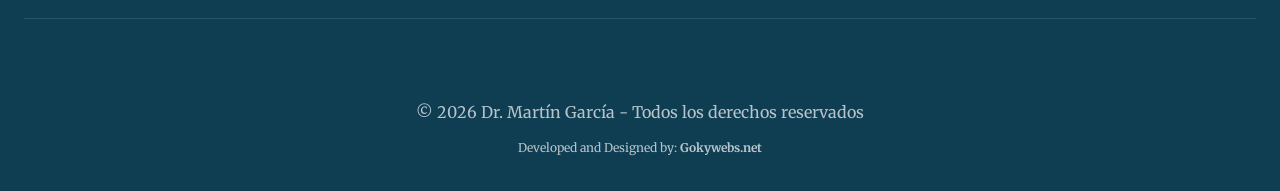
<file: reajuste-de-haberes.html>
<!DOCTYPE html>
<html lang="es">
<head>
    <script>(function(w,d,s,l,i){w[l]=w[l]||[];w[l].push({'gtm.start':new Date().getTime(),event:'gtm.js'});var f=d.getElementsByTagName(s)[0],j=d.createElement(s),dl=l!='dataLayer'?'&l='+l:'';j.async=true;j.src='https://www.googletagmanager.com/gtm.js?id='+i+dl;f.parentNode.insertBefore(j,f);})(window,document,'script','dataLayer','GTM-MPMJT2L8');</script>
    <meta charset="UTF-8">
    <meta name="viewport" content="width=device-width, initial-scale=1.0">
    <title>Reajuste de Haberes Jubilatorios | ¿Cobrás lo que te corresponde? - Dr. Martín García</title>
    <meta name="description" content="Análisis de haberes jubilatorios y de pensión para evaluar reclamos de reajuste ante ANSES. Dr. Martín García, abogado previsional en Buenos Aires.">
    <meta name="keywords" content="reajuste haberes jubilatorios, reajuste jubilacion ANSES, PBU reajuste, actualizacion remuneraciones jubilacion, reajuste autonomos jubilacion, rubros no remunerativos jubilacion, liberacion topes jubilacion, abogado reajuste haberes Buenos Aires">
    <meta name="author" content="Dr. Martín García">
    <meta name="robots" content="index, follow">
    <meta name="geo.region" content="AR-C">
    <meta property="og:title" content="Reajuste de Haberes Jubilatorios | Dr. Martín García - Abogado Previsional">
    <meta property="og:description" content="Dr. Martín García, abogado previsional. Análisis de liquidaciones y asesoramiento en reclamos de reajuste de haberes.">
    <meta property="og:type" content="website">
    <meta property="og:url" content="https://mgabogado.com.ar/reajuste-de-haberes">
    <meta property="og:locale" content="es_AR">
    <link rel="canonical" href="https://mgabogado.com.ar/reajuste-de-haberes">
    <link rel="icon" type="image/x-icon" href="images/Logos/Martin Garcia Servicios Legales - Isotipo.ico">
    <meta name="theme-color" content="#1A2E40">
    <script type="application/ld+json">{"@context":"https://schema.org","@type":"FAQPage","mainEntity":[{"@type":"Question","name":"¿Cómo sé si me corresponde un reajuste?","acceptedAnswer":{"@type":"Answer","text":"Es necesario analizar técnicamente la liquidación de ANSES: qué remuneraciones tomó, cómo las actualizó, qué rubros incluyó y qué topes aplicó. Si existe diferencia entre lo que correspondería según los aportes reales y lo que se percibe, hay margen para reclamar. La única forma de determinarlo con certeza es revisando el expediente."}},{"@type":"Question","name":"¿Hay algún plazo para iniciar el reclamo?","acceptedAnswer":{"@type":"Answer","text":"El derecho a solicitar la revisión de un haber incorrectamente liquidado no se pierde por el mero paso del tiempo. Las diferencias de haberes están sujetas a prescripción: en un beneficio ya otorgado, como regla general, pueden reclamarse las diferencias no prescriptas de los dos años anteriores al reclamo administrativo y las posteriores que correspondan. El período concreto depende de los antecedentes del caso. Si ANSES notificó una resolución que rechaza el pedido, también deben revisarse los plazos para su impugnación judicial."}},{"@type":"Question","name":"¿El reclamo afecta el haber que cobro mensualmente?","acceptedAnswer":{"@type":"Answer","text":"No. El jubilado sigue cobrando su haber normalmente durante todo el proceso. El reclamo corre por una vía separada. Si prospera, se abona el retroactivo de las diferencias y se ajusta el haber mensual hacia adelante de forma permanente."}},{"@type":"Question","name":"¿Es lo mismo el reajuste del haber inicial que el reclamo por movilidad?","acceptedAnswer":{"@type":"Answer","text":"No. El reajuste del haber inicial apunta a corregir cómo se calculó el monto desde el primer día. El reclamo por movilidad apunta a que las actualizaciones posteriores reflejen correctamente la evolución de los salarios. En muchos casos ambos reclamos se tramitan en forma conjunta."}},{"@type":"Question","name":"¿Qué pasa si cobré la Reparación Histórica?","acceptedAnswer":{"@type":"Answer","text":"Haber aceptado la Reparación Histórica implica haber suscripto un acuerdo con ANSES que cancela los reclamos cubiertos por ese convenio. Sin embargo, la posibilidad de hacer nuevos reclamos depende del contenido específico del acuerdo firmado y los períodos involucrados. Es necesario analizar el caso en particular."}}]}</script>
    <link rel="stylesheet" href="styles.css">
    <link rel="preconnect" href="https://fonts.googleapis.com">
    <link rel="preconnect" href="https://fonts.gstatic.com" crossorigin>
    <link href="https://fonts.googleapis.com/css2?family=Merriweather:wght@300;400;700;900&display=swap" rel="stylesheet" media="print" onload="this.media='all'">
    <link rel="stylesheet" href="https://cdnjs.cloudflare.com/ajax/libs/font-awesome/6.4.0/css/all.min.css" media="print" onload="this.media='all'">
    <style>
        .breadcrumb{background:#f4f6f8;padding:.75rem 0;font-size:.85rem;color:#666}.breadcrumb a{color:#1A2E40;text-decoration:none}.breadcrumb span{margin:0 .4rem;color:#aaa}
        .page-hero{background:linear-gradient(135deg,#1A2E40 0%,#243d52 100%);color:#fff;padding:4rem 0 3rem}
        .page-hero__label{font-size:.78rem;letter-spacing:.15em;text-transform:uppercase;color:#C9A84C;font-weight:600;margin-bottom:.75rem}
        .page-hero__title{font-family:'Merriweather',Georgia,serif;font-size:clamp(1.8rem,4vw,2.8rem);font-weight:900;line-height:1.25;margin-bottom:1rem}
        .page-hero__title em{color:#C9A84C;font-style:normal}
        .page-hero__desc{font-size:1.05rem;line-height:1.7;color:#b8cede;max-width:620px;margin-bottom:2rem}
        .page-hero__badges{display:flex;flex-wrap:wrap;gap:.6rem}
        .badge-item{background:rgba(201,168,76,.15);border:1px solid rgba(201,168,76,.35);color:#C9A84C;font-size:.8rem;padding:.3rem .9rem;border-radius:20px}
        .page-content{padding:3.5rem 0}
        .content-grid{display:grid;grid-template-columns:1fr 320px;gap:3rem;align-items:start}
        @media(max-width:768px){.content-grid{grid-template-columns:1fr}.content-grid > .sidebar { order:0; position:static; }}
        .article h2{font-family:'Merriweather',Georgia,serif;font-size:1.4rem;font-weight:700;color:#1A2E40;margin:2rem 0 .8rem;padding-bottom:.5rem;border-bottom:2px solid #C9A84C;display:inline-block}
        .article p{font-size:1rem;line-height:1.8;color:#444;margin-bottom:1rem}
        .article ul{margin:.5rem 0 1rem 1.2rem;color:#444}
        .article ul li{font-size:1rem;line-height:1.7;margin-bottom:.4rem;padding-left:.3rem}
        .article ul li::marker{color:#C9A84C}
        .info-box{background:#f0f5f9;border-left:4px solid #1A2E40;padding:1.2rem 1.4rem;border-radius:0 8px 8px 0;margin:1.5rem 0}
        .info-box p{margin:0;color:#333;font-size:.97rem;line-height:1.7}
        .info-box strong{color:#1A2E40}
        .highlight-box{background:#1A2E40;border-radius:10px;padding:1.3rem 1.5rem;margin:1.5rem 0}
        .highlight-box p{margin:0;color:#b8cede;font-size:.97rem;line-height:1.75}
        .highlight-box strong{color:#C9A84C}
        .reclamos-grid{display:flex;flex-direction:column;gap:.7rem;margin:1.2rem 0}
        .reclamo-item{background:#fff;border:1px solid #e4e8ec;border-radius:10px;padding:1rem 1.2rem;display:flex;gap:1rem;align-items:flex-start}
        .reclamo-icon{min-width:36px;height:36px;background:#1A2E40;border-radius:8px;display:flex;align-items:center;justify-content:center;flex-shrink:0}
        .reclamo-icon i{color:#C9A84C;font-size:.95rem}
        .reclamo-body h3 {font-size:.95rem;font-weight:700;color:#1A2E40;margin-bottom:.25rem; margin-top:0; }
        .reclamo-body p{font-size:.9rem;color:#555;line-height:1.65;margin:0}
        .steps{margin:1.5rem 0}
        .step{display:flex;gap:1.2rem;margin-bottom:1rem;align-items:flex-start}
        .step__num{min-width:34px;height:34px;background:#1A2E40;color:#C9A84C;border-radius:50%;display:flex;align-items:center;justify-content:center;font-weight:700;font-size:.88rem;flex-shrink:0}
        .step__text h3 {font-size:.96rem;font-weight:700;color:#1A2E40;margin-bottom:.2rem; margin-top:0; }
        .step__text p{font-size:.92rem;color:#555;line-height:1.6;margin:0}
        .sidebar{display:flex;flex-direction:column;gap:1.2rem;position:sticky;top:100px}
        .sidebar-card{background:#fff;border:1px solid #e4e8ec;border-radius:12px;padding:1.4rem;box-shadow:0 2px 12px rgba(0,0,0,.05)}
        .sidebar-card h4{font-family:'Merriweather',Georgia,serif;font-size:1rem;font-weight:700;color:#1A2E40;margin-bottom:1rem}
        .btn-primary{display:block;background:#1A2E40;color:#fff;text-align:center;padding:.85rem;border-radius:8px;text-decoration:none;font-weight:600;font-size:.95rem;margin-bottom:.7rem;transition:background .2s}
        .btn-primary:hover{background:#243d52}
        .btn-wsp{display:block;background:#25D366;color:#fff;text-align:center;padding:.85rem;border-radius:8px;text-decoration:none;font-weight:600;font-size:.95rem;transition:background .2s}
        .btn-wsp:hover{background:#1ebe5a}
        .btn-wsp i,.btn-primary i{margin-right:.5rem}
        .sidebar-tel{text-align:center;margin-top:.8rem;font-size:.88rem;color:#666}
        .sidebar-tel a{color:#1A2E40;font-weight:600;text-decoration:none}
        .stat-box{background:#f8fafb;border-radius:8px;padding:1rem;text-align:center;margin-bottom:.8rem}
        .stat-box__num{font-family:'Merriweather',Georgia,serif;font-size:2rem;font-weight:900;color:#1A2E40}
        .stat-box__label{font-size:.8rem;color:#666;margin-top:.2rem;line-height:1.4}
        .services-list{list-style:none;padding:0;margin:0}
        .services-list li{padding:.5rem 0;border-bottom:1px solid #f0f0f0;font-size:.9rem}
        .services-list li:last-child{border-bottom:none}
        .services-list a{color:#444;text-decoration:none;display:flex;align-items:center;gap:.5rem;transition:color .2s}
        .services-list a:hover{color:#1A2E40}
        .services-list a i{color:#C9A84C;font-size:.75rem}
        .services-list li.active a{color:#1A2E40;font-weight:600}
        .faq-section{padding:3rem 0;background:#f8fafb}
        .faq-section h2{font-family:'Merriweather',Georgia,serif;font-size:1.6rem;color:#1A2E40;margin-bottom:.5rem;text-align:center}
        .faq-subtitle{text-align:center;color:#666;margin-bottom:2.5rem;font-size:.97rem}
        .faq-grid{max-width:760px;margin:0 auto}
        details.faq-item{background:#fff;border:1px solid #e4e8ec;border-radius:10px;margin-bottom:.8rem;overflow:hidden}
        details.faq-item summary{padding:1.1rem 1.4rem;font-weight:600;font-size:.97rem;color:#1A2E40;cursor:pointer;list-style:none;display:flex;justify-content:space-between;align-items:center}
        details.faq-item summary::after{content:'+';font-size:1.3rem;color:#C9A84C;font-weight:300;flex-shrink:0}
        details.faq-item[open] summary::after{content:'−'}
        details.faq-item p{padding:0 1.4rem 1.2rem;font-size:.95rem;color:#555;line-height:1.75;margin:0}
        .cta-section{background:linear-gradient(135deg,#1A2E40,#243d52);color:#fff;padding:3.5rem 0;text-align:center}
        .cta-section h2{font-family:'Merriweather',Georgia,serif;font-size:1.8rem;margin-bottom:.8rem}
        .cta-section h2 em{color:#C9A84C;font-style:normal}
        .cta-section p{color:#b8cede;font-size:1rem;margin-bottom:2rem}
        .cta-buttons{display:flex;gap:1rem;justify-content:center;flex-wrap:wrap}
        .cta-buttons a{padding:.9rem 2rem;border-radius:8px;font-weight:600;font-size:1rem;text-decoration:none;display:inline-flex;align-items:center;gap:.5rem;transition:transform .2s}
        .cta-buttons a:hover{transform:translateY(-2px)}
        .cta-btn-main{background:#C9A84C;color:#1A2E40}
        .cta-btn-wsp{background:#25D366;color:#fff}
    </style>
</head>
<body>
    <noscript><iframe src="https://www.googletagmanager.com/ns.html?id=GTM-MPMJT2L8" height="0" width="0" style="display:none;visibility:hidden"></iframe></noscript>

    <header class="header" id="header">
        <nav class="nav container">
            <div class="nav__brand">
                <img src="images/Logo.webp" alt="Dr. Martín García - Abogado previsional en Buenos Aires" class="nav__logo">
                <span class="nav__name">Abogado Martín García</span>
            </div>
            <div class="nav__menu" id="nav-menu">
                <ul class="nav__list">
                    <li class="nav__item"><a href="/#inicio" class="nav__link">Inicio</a></li>
                    <li class="nav__item"><a href="/#sobre-mi" class="nav__link">Sobre Mí</a></li>
                    <li class="nav__item"><a href="/#servicios" class="nav__link active-link">Servicios</a></li>
                    <li class="nav__item"><a href="https://blog.mgabogado.com.ar" target="_blank" rel="noopener noreferrer" class="nav__link">Blog</a></li>
                    <li class="nav__item"><a href="/#faq" class="nav__link">FAQ</a></li>
                    <li class="nav__item"><a href="/#contacto" class="nav__link">Contacto</a></li>
                </ul>
                <div class="nav__close" id="nav-close"><i class="fas fa-times"></i></div>
            </div>
            <div class="nav__toggle" id="nav-toggle"><i class="fas fa-bars"></i></div>
        </nav>
    </header>

    <div class="breadcrumb">
        <div class="container">
            <a href="/">Inicio</a><span>›</span>
            <a href="/#servicios">Servicios</a><span>›</span>
            Reajuste de Haberes
        </div>
    </div>

    <section class="page-hero">
        <div class="container">
            <p class="page-hero__label">Derecho Previsional · Reajuste de Haberes</p>
            <h1 class="page-hero__title" style="color: #ffffff; text-shadow: 2px 2px 4px rgba(0,0,0,0.5);">
                Reajuste de Haberes:<br>¿estás cobrando<br><em>lo que realmente te corresponde?</em>
            </h1>
            <p class="page-hero__desc">ANSES liquida los haberes con una fórmula que sistemáticamente perjudica a los jubilados. Analizo tu liquidación y, si corresponde, presento el reclamo por las diferencias detectadas — aunque hayan pasado años desde el otorgamiento del beneficio y sin que afecte tu cobro mensual.</p>
            <div class="page-hero__badges">
                <span class="badge-item"><i class="fas fa-check"></i> Revisión de beneficios ya otorgados</span>
                <span class="badge-item"><i class="fas fa-check"></i> Reajuste del haber inicial</span>
                <span class="badge-item"><i class="fas fa-check"></i> Movilidad posterior</span>
                <span class="badge-item"><i class="fas fa-check"></i> Múltiples tipos de reclamo</span>
                <span class="badge-item"><i class="fas fa-check"></i> Todo el país</span>
            </div>
        </div>
    </section>

    <section class="page-content">
        <div class="container">
            <div class="content-grid">
                <article class="article">

                    <h2>¿Qué es el reajuste de haberes?</h2>
                    <p>El reajuste de haberes es el reclamo mediante el cual un jubilado o pensionado exige a ANSES la corrección del monto de su beneficio previsional. Puede referirse a dos cosas distintas — o a ambas a la vez:</p>
                    <ul>
                        <li><strong>Reajuste del haber inicial:</strong> cuando el organismo calculó mal el haber desde el primer momento — por errores en las remuneraciones tomadas, por rubros no incluidos, por topes aplicados incorrectamente o por un cómputo deficiente de los aportes.</li>
                        <li><strong>Reajuste por movilidad:</strong> cuando el haber inicial fue correcto pero la movilidad aplicada desde entonces no reflejó la evolución real de los salarios, generando una brecha creciente entre lo que el jubilado cobra y lo que debería percibir.</li>
                    </ul>

                    <div class="highlight-box">
                        <p>Especialistas del sector estiman que <strong>la gran mayoría de los haberes jubilatorios en Argentina presentan algún tipo de error de liquidación</strong>. Muchos jubilados cobran entre un 20% y un 60% menos de lo que les correspondería. La única forma de saberlo con certeza es analizando el expediente.</p>
                    </div>

                    <p>Para solicitar un beneficio, consultá <a href="/gestion-jubilaciones">gestión de jubilaciones</a> o <a href="/pensiones-por-fallecimiento">pensiones por fallecimiento</a>, según el trámite que necesites iniciar.</p>

                    <h2>¿Hay plazo para iniciar el reclamo?</h2>
                    <p>El derecho a solicitar la revisión de un haber jubilatorio o de pensión incorrectamente liquidado no se pierde por el mero paso del tiempo. Por eso, aunque hayan transcurrido años desde el otorgamiento del beneficio, puede evaluarse un reclamo de reajuste.</p>
                    <p>Sin embargo, las diferencias de haberes están sujetas a prescripción. En los reclamos de reajuste de un beneficio ya otorgado, como regla general, pueden reclamarse las diferencias no prescriptas correspondientes a los dos años anteriores al reclamo administrativo, además de las posteriores que correspondan. El período concreto debe analizarse según los antecedentes de cada caso.</p>
                    <p>Demorar el reclamo puede dejar diferencias más antiguas alcanzadas por la prescripción. Además, si ANSES ya notificó una resolución que rechaza el pedido, deben revisarse los plazos aplicables para su impugnación judicial.</p>

                    <div class="info-box">
                        <p><strong>El cobro mensual no se interrumpe:</strong> iniciar un reclamo de reajuste no afecta en absoluto el haber que el jubilado cobra mes a mes. El proceso corre por una vía separada. Si prospera, se abona el retroactivo de las diferencias y se ajusta el haber hacia adelante de forma permanente.</p>
                    </div>

                    <h2>Tipos de reclamo</h2>
                    <p>Según la situación de cada jubilado, el reclamo puede centrarse en uno o varios de los siguientes aspectos:</p>

                    <div class="reclamos-grid">
                        <div class="reclamo-item">
                            <div class="reclamo-icon"><i class="fas fa-calculator"></i></div>
                            <div class="reclamo-body">
                                <h3>Reajuste de la PBU</h3>
                                <p>La Prestación Básica Universal es un componente fijo del haber jubilatorio que debe actualizarse por movilidad. Cuando esa actualización no se aplica correctamente, la PBU pierde valor real con el tiempo y puede dar lugar a un reclamo específico de recomposición.</p>
                            </div>
                        </div>
                        <div class="reclamo-item">
                            <div class="reclamo-icon"><i class="fas fa-chart-bar"></i></div>
                            <div class="reclamo-body">
                                <h3>Actualización de remuneraciones</h3>
                                <p>El haber inicial se calcula tomando un promedio de los últimos salarios del trabajador. Si ANSES actualizó esos salarios históricos con índices que no reflejan la evolución real de los ingresos, el haber resultante es inferior al que correspondería. Este es uno de los reclamos más frecuentes y con mayor impacto económico.</p>
                            </div>
                        </div>
                        <div class="reclamo-item">
                            <div class="reclamo-icon"><i class="fas fa-user-tie"></i></div>
                            <div class="reclamo-body">
                                <h3>Reajuste de autónomos</h3>
                                <p>Los trabajadores que aportaron como autónomos o monotributistas tienen una forma de cálculo diferente a la de los trabajadores en relación de dependencia. Es frecuente que ANSES no compute correctamente esos aportes o los actualice de forma deficiente, dando lugar a un reclamo específico para este colectivo.</p>
                            </div>
                        </div>
                        <div class="reclamo-item">
                            <div class="reclamo-icon"><i class="fas fa-file-invoice-dollar"></i></div>
                            <div class="reclamo-body">
                                <h3>Reclamo por rubros no remunerativos</h3>
                                <p>Durante la vida laboral activa, muchos trabajadores percibieron conceptos catalogados como "no remunerativos" — horas extras habituales, premios, comisiones regulares, adicionales por convenio. Estos rubros generalmente no se incorporan al cálculo del haber jubilatorio aunque su percepción era regular y previsible. Su exclusión puede ser cuestionada.</p>
                            </div>
                        </div>
                        <div class="reclamo-item">
                            <div class="reclamo-icon"><i class="fas fa-unlock"></i></div>
                            <div class="reclamo-body">
                                <h3>Liberación de topes</h3>
                                <p>El sistema previsional aplica topes al cálculo del haber: a las remuneraciones imponibles, a la prestación compensatoria, al haber máximo. Estos límites pueden resultar confiscatorios para quienes tuvieron salarios altos durante su vida activa. En sede judicial es posible cuestionar su aplicación y obtener un haber que refleje mejor los aportes realizados.</p>
                            </div>
                        </div>
                        <div class="reclamo-item">
                            <div class="reclamo-icon"><i class="fas fa-percentage"></i></div>
                            <div class="reclamo-body">
                                <h3>Reclamo por Ganancias</h3>
                                <p>Históricamente, muchos jubilados tributaron Impuesto a las Ganancias sobre sus haberes previsionales. Existe jurisprudencia que reconoce el derecho a reclamar la devolución de esos montos retenidos en determinados períodos, cuando la aplicación del impuesto resultó confiscatoria o violatoria del carácter sustitutivo del haber jubilatorio.</p>
                            </div>
                        </div>
                    </div>

                    <h2>¿Cómo es el proceso?</h2>
                    <div class="steps">
                        <div class="step">
                            <div class="step__num">1</div>
                            <div class="step__text">
                                <h3>Auditoría técnica del haber</h3>
                                <p>Analizo el expediente de ANSES, las remuneraciones tomadas, los índices de actualización aplicados, los rubros incluidos y excluidos, y los topes aplicados. Evalúo si existen diferencias y por qué conceptos.</p>
                            </div>
                        </div>
                        <div class="step">
                            <div class="step__num">2</div>
                            <div class="step__text">
                                <h3>Reclamo administrativo ante ANSES</h3>
                                <p>Presento el reclamo formal ante el organismo. La respuesta suele ser denegatoria — es el paso necesario para habilitar la vía judicial.</p>
                            </div>
                        </div>
                        <div class="step">
                            <div class="step__num">3</div>
                            <div class="step__text">
                                <h3>Demanda judicial</h3>
                                <p>Inicio la acción ante el fuero federal de la seguridad social. En esta instancia interviene un perito contable que reconstruye la historia laboral y calcula el haber correcto.</p>
                            </div>
                        </div>
                        <div class="step">
                            <div class="step__num">4</div>
                            <div class="step__text">
                                <h3>Sentencia y cobro del retroactivo</h3>
                                <p>Si la sentencia hace lugar al reclamo, ANSES debe cumplir el reajuste y abonar las diferencias reconocidas, por los períodos y en las condiciones establecidos en la resolución judicial.</p>
                            </div>
                        </div>
                    </div>

                </article>

                <aside class="sidebar">
                    <div class="sidebar-card">
                        <div class="stat-box">
                            <div class="stat-box__num" style="font-size:1.05rem;">Dr. Martín García</div>
                            <div class="stat-box__label">Abogado Previsional<br>Análisis individual de cada caso</div>
                        </div>
                        <a href="https://wa.me/541130082030?text=Hola%20Dr.%20García,%20quiero%20saber%20si%20me%20corresponde%20un%20reajuste%20de%20haberes" target="_blank" rel="noopener noreferrer" class="btn-wsp">
                            <i class="fab fa-whatsapp"></i> Consultar por WhatsApp
                        </a>
                        <div style="height:.7rem;"></div>
                        <a href="/#contacto" class="btn-primary">
                            <i class="fas fa-envelope"></i> Ir al formulario de consulta
                        </a>
                        <p class="sidebar-tel">o llamá al <a href="tel:+541130082030">+54 11 3008-2030</a></p>
                    </div>
                    <div class="sidebar-card">
                        <h4>¿Podés reclamar?</h4>
                        <ul style="list-style:none;padding:0;margin:0;font-size:.88rem;color:#555;line-height:1.9;">
                            <li>✔ Tenés jubilación o pensión otorgada</li>
                            <li>✔ Trabajaste en relación de dependencia</li>
                            <li>✔ Tuviste salarios relativamente altos</li>
                            <li>✔ Percibiste rubros "no remunerativos"</li>
                            <li>✔ Aportaste como autónomo o monotributista</li>
                            <li>✔ Nunca revisaste tu liquidación</li>
                        </ul>
                    </div>
                    <div class="sidebar-card">
                        <h4>Otros servicios previsionales</h4>
                        <ul class="services-list">
                            <li><a href="/planificacion-previsional"><i class="fas fa-chevron-right"></i> Planificación previsional</a></li>
                            <li><a href="/gestion-jubilaciones"><i class="fas fa-chevron-right"></i> Gestión de jubilaciones</a></li>
                            <li><a href="/pensiones-por-fallecimiento"><i class="fas fa-chevron-right"></i> Pensiones por fallecimiento</a></li>
                            <li class="active"><a href="/reajuste-de-haberes"><i class="fas fa-chevron-right"></i> Reajuste de haberes</a></li>
                            <li><a href="/retiro-por-invalidez"><i class="fas fa-chevron-right"></i> Retiro por invalidez</a></li>
                            <li><a href="/amparos-de-salud"><i class="fas fa-chevron-right"></i> Amparos de salud</a></li>
                            <li><a href="/otros-servicios-previsionales"><i class="fas fa-chevron-right"></i> Otros servicios</a></li>
                        </ul>
                    </div>
                    <div class="sidebar-card" style="background:#1A2E40;color:#fff;">
                        <h4 style="color:#C9A84C;">Dr. Martín García</h4>
                        <p style="font-size:.88rem;color:#b8cede;line-height:1.6;margin-bottom:.5rem;">T° 149 F° 191 CPACF</p>
                        <p style="font-size:.88rem;color:#b8cede;line-height:1.6;">Especialista exclusivo en Derecho Previsional y Seguridad Social. Atención presencial en San Cristóbal, CABA y asesoramiento remoto para todo el país.</p>
                    </div>
                </aside>
            </div>
        </div>
    </section>

    <section class="faq-section">
        <div class="container">
            <h2>Preguntas frecuentes sobre reajuste de haberes</h2>
            <p class="faq-subtitle">Lo más consultado antes de iniciar un reclamo</p>
            <div class="faq-grid">
                <details class="faq-item">
                    <summary>¿Cómo sé si me corresponde un reajuste?</summary>
                    <p>Es necesario analizar técnicamente la liquidación de ANSES: qué remuneraciones tomó, cómo las actualizó, qué rubros incluyó y qué topes aplicó. Si existe diferencia entre lo que correspondería según los aportes reales y lo que se percibe, hay margen para reclamar. La única forma de determinarlo con certeza es revisando el expediente.</p>
                </details>
                <details class="faq-item">
                    <summary>¿Hay algún plazo para iniciar el reclamo?</summary>
                    <p>El derecho a solicitar la revisión de un haber incorrectamente liquidado no se pierde por el mero paso del tiempo. Las diferencias de haberes están sujetas a prescripción: en un beneficio ya otorgado, como regla general, pueden reclamarse las diferencias no prescriptas de los dos años anteriores al reclamo administrativo y las posteriores que correspondan. El período concreto depende de los antecedentes del caso. Si ANSES notificó una resolución que rechaza el pedido, también deben revisarse los plazos para su impugnación judicial.</p>
                </details>
                <details class="faq-item">
                    <summary>¿El reclamo afecta el haber que cobro mensualmente?</summary>
                    <p>No. El jubilado sigue cobrando su haber normalmente durante todo el proceso. El reclamo corre por una vía separada. Si prospera, se abona el retroactivo de las diferencias y se ajusta el haber mensual hacia adelante de forma permanente.</p>
                </details>
                <details class="faq-item">
                    <summary>¿Es lo mismo el reajuste del haber inicial que el reclamo por movilidad?</summary>
                    <p>No. El reajuste del haber inicial apunta a corregir cómo se calculó el monto desde el primer día. El reclamo por movilidad apunta a que las actualizaciones posteriores reflejen correctamente la evolución de los salarios. En muchos casos ambos reclamos se tramitan en forma conjunta.</p>
                </details>
                <details class="faq-item">
                    <summary>¿Qué pasa si cobré la Reparación Histórica?</summary>
                    <p>Haber aceptado la Reparación Histórica implica haber suscripto un acuerdo con ANSES que cancela los reclamos cubiertos por ese convenio. Sin embargo, la posibilidad de hacer nuevos reclamos depende del contenido específico del acuerdo firmado y los períodos involucrados. Es necesario analizar el caso en particular.</p>
                </details>
            </div>
        </div>
    </section>
<section class="related-posts-section">

    <div
        id="blog-posts"
        data-label="Reajuste"
      
        data-limit="3">
    </div>

</section>
    <section class="cta-section">
        <div class="container">
            <h2 style="color: #ffffff; text-shadow: 2px 2px 4px rgba(0,0,0,0.5);">
    ¿Querés saber si cobrás lo que te corresponde?
</h2>
            <p>Analizo tu liquidación para evaluar si existen diferencias que puedan reclamarse. </p>
            <div class="cta-buttons">
                <a href="https://wa.me/541130082030?text=Hola%20Dr.%20García,%20quiero%20saber%20si%20me%20corresponde%20un%20reajuste%20de%20haberes" target="_blank" rel="noopener noreferrer" class="cta-btn-wsp"><i class="fab fa-whatsapp"></i> Escribir por WhatsApp</a>
                <a href="/#contacto" class="cta-btn-main"><i class="fas fa-calendar-check"></i> Solicitar análisis</a>
            </div>
        </div>
    </section>

    <footer class="footer">
        <div class="container">
            <div class="footer__content">
                <div class="footer__brand">
                    <img src="images/Logo.webp" alt="Logo Dr. Martín García" class="footer__logo" loading="lazy">
                    <div class="footer__legal">
                        <p><strong>Dr. Martín García — Abogado</strong></p>
                        <p>T° 149 F° 191 CPACF</p>
                        <p>Abogado previsional en Buenos Aires especializado en jubilaciones, pensiones, reajustes y trámites ANSES.</p>
                        <p>Atención presencial en CABA y consultas online para toda Argentina.</p>
                    </div>
                    <div class="footer__social">
                        <a href="https://www.instagram.com/ab.martingarcia/" target="_blank" rel="noopener noreferrer" class="footer__social-link"><i class="fab fa-instagram"></i></a>
                        <a href="https://www.facebook.com/AbogadoGarciaMartin/" target="_blank" rel="noopener noreferrer" class="footer__social-link"><i class="fab fa-facebook"></i></a>
                    </div>
                </div>
                <div class="footer__links">
                    <h4 class="footer__title">Servicios</h4>
                    <ul class="footer__list">
                        <li><a href="/planificacion-previsional" class="footer__link">Planificación previsional</a></li>
                        <li><a href="/gestion-jubilaciones" class="footer__link">Gestión de jubilaciones</a></li>
                        <li><a href="/pensiones-por-fallecimiento" class="footer__link">Pensiones por fallecimiento</a></li>
                        <li><a href="/reajuste-de-haberes" class="footer__link">Reajuste de haberes</a></li>
                        <li><a href="/retiro-por-invalidez" class="footer__link">Retiro por invalidez</a></li>
                        <li><a href="/amparos-de-salud" class="footer__link">Amparos de salud</a></li>
                        <li><a href="/otros-servicios-previsionales" class="footer__link">Otros servicios</a></li>
                    </ul>
                </div>
                <div class="footer__contact">
                    <h4 class="footer__title">Contacto Legal</h4>
                    <ul class="footer__list">
                        <li><i class="fas fa-map-marker-alt"></i> San Cristóbal, CABA</li>
                        <li><i class="fas fa-phone"></i> <a href="tel:+541130082030">+54 11 3008-2030</a></li>
                        <li><i class="fas fa-envelope"></i> <a href="mailto:contacto@mgabogado.com.ar">contacto@mgabogado.com.ar</a></li>
                    </ul>
                </div>
            </div>
            <div class="footer__bottom">
                <p>© 2026 Dr. Martín García - Todos los derechos reservados</p>
                <p class="footer__signature">Developed and Designed by: <a href="https://www.gokywebs.net" target="_blank" rel="noopener noreferrer">Gokywebs.net</a></p>
            </div>
        </div>
    </footer>

    <a href="https://wa.me/541130082030?text=Hola%20Dr.%20García,%20vi%20su%20página%20sobre%20reajuste%20de%20haberes%20y%20quería%20consultar" class="whatsapp-button" target="_blank" rel="noopener noreferrer" title="Consultar por WhatsApp" aria-label="WhatsApp Dr. Martín García">
        <i class="fab fa-whatsapp"></i>
    </a>

<script type="application/ld+json">
{
  "@context": "https://schema.org",
  "@graph": [
    {
      "@type": "Person",
      "@id": "https://mgabogado.com.ar/#person",
      "name": "Dr. Martín García",
      "url": "https://mgabogado.com.ar/",
      "image": "https://mgabogado.com.ar/images/FotoPerfil.webp",
      "jobTitle": "Abogado Previsional",
      "knowsAbout": [
        "Derecho Previsional",
        "Derecho de la Seguridad Social",
        "Reajuste de Haberes",
        "Juicios a ANSES",
        "Movilidad Jubilatoria"
      ],
      "sameAs": [
        "https://www.instagram.com/ab.martingarcia/",
        "https://www.facebook.com/AbogadoGarciaMartin/"
      ],
      "description": "Abogado que ejerce de manera individual, dedicado al Derecho Previsional y al Derecho de la Seguridad Social."
    },
    {
      "@type": "Service",
      "@id": "https://mgabogado.com.ar/reajuste-de-haberes#service",
      "name": "Reajuste de Haberes Jubilatorios",
      "provider": {
        "@id": "https://mgabogado.com.ar/#person"
      },
      "areaServed": {
        "@type": "Country",
        "name": "Argentina"
      },
      "description": "Auditoría de liquidaciones de ANSES, reclamos administrativos y demandas judiciales por actualización de haberes y movilidad.",
      "serviceType": "Derecho Previsional"
    },
    {
      "@type": "WebSite",
      "@id": "https://mgabogado.com.ar/#website",
      "url": "https://mgabogado.com.ar/",
      "name": "Dr. Martín García - Abogado Previsional",
      "publisher": {
        "@id": "https://mgabogado.com.ar/#person"
      },
      "inLanguage": "es-AR"
    },
    {
      "@type": "WebPage",
      "@id": "https://mgabogado.com.ar/reajuste-de-haberes#webpage",
      "url": "https://mgabogado.com.ar/reajuste-de-haberes",
      "name": "Reajuste de Haberes Jubilatorios | Abogado Previsional Buenos Aires - Dr. Martín García",
      "isPartOf": {
        "@id": "https://mgabogado.com.ar/#website"
      },
      "about": {
        "@id": "https://mgabogado.com.ar/reajuste-de-haberes#service"
      },
      "primaryImageOfPage": {
        "@type": "ImageObject",
        "url": "https://mgabogado.com.ar/images/Logos/Martin%20Garcia%20Servicios%20Legales%20-%20Isotipo.png"
      },
      "mainEntity": {
        "@id": "https://mgabogado.com.ar/reajuste-de-haberes#service"
      }
    }
  ]
}
</script>

    <script type="application/ld+json">
{
  "@context": "https://schema.org/",
  "@type": "BreadcrumbList",
  "itemListElement": [
    {
      "@type": "ListItem",
      "position": 1,
      "name": "Inicio",
      "item": "https://mgabogado.com.ar/"
    },
    {
      "@type": "ListItem",
      "position": 2,
      "name": "Servicios",
      "item": "https://mgabogado.com.ar/#servicios"
    },
    {
      "@type": "ListItem",
      "position": 3,
      "name": "Reajuste de Haberes",
      "item": "https://mgabogado.com.ar/reajuste-de-haberes"
    }
  ]
}
</script>

    <script src="script.js"></script>
    <script src="blog-feed.js"></script>
</body>
</html>
</file>
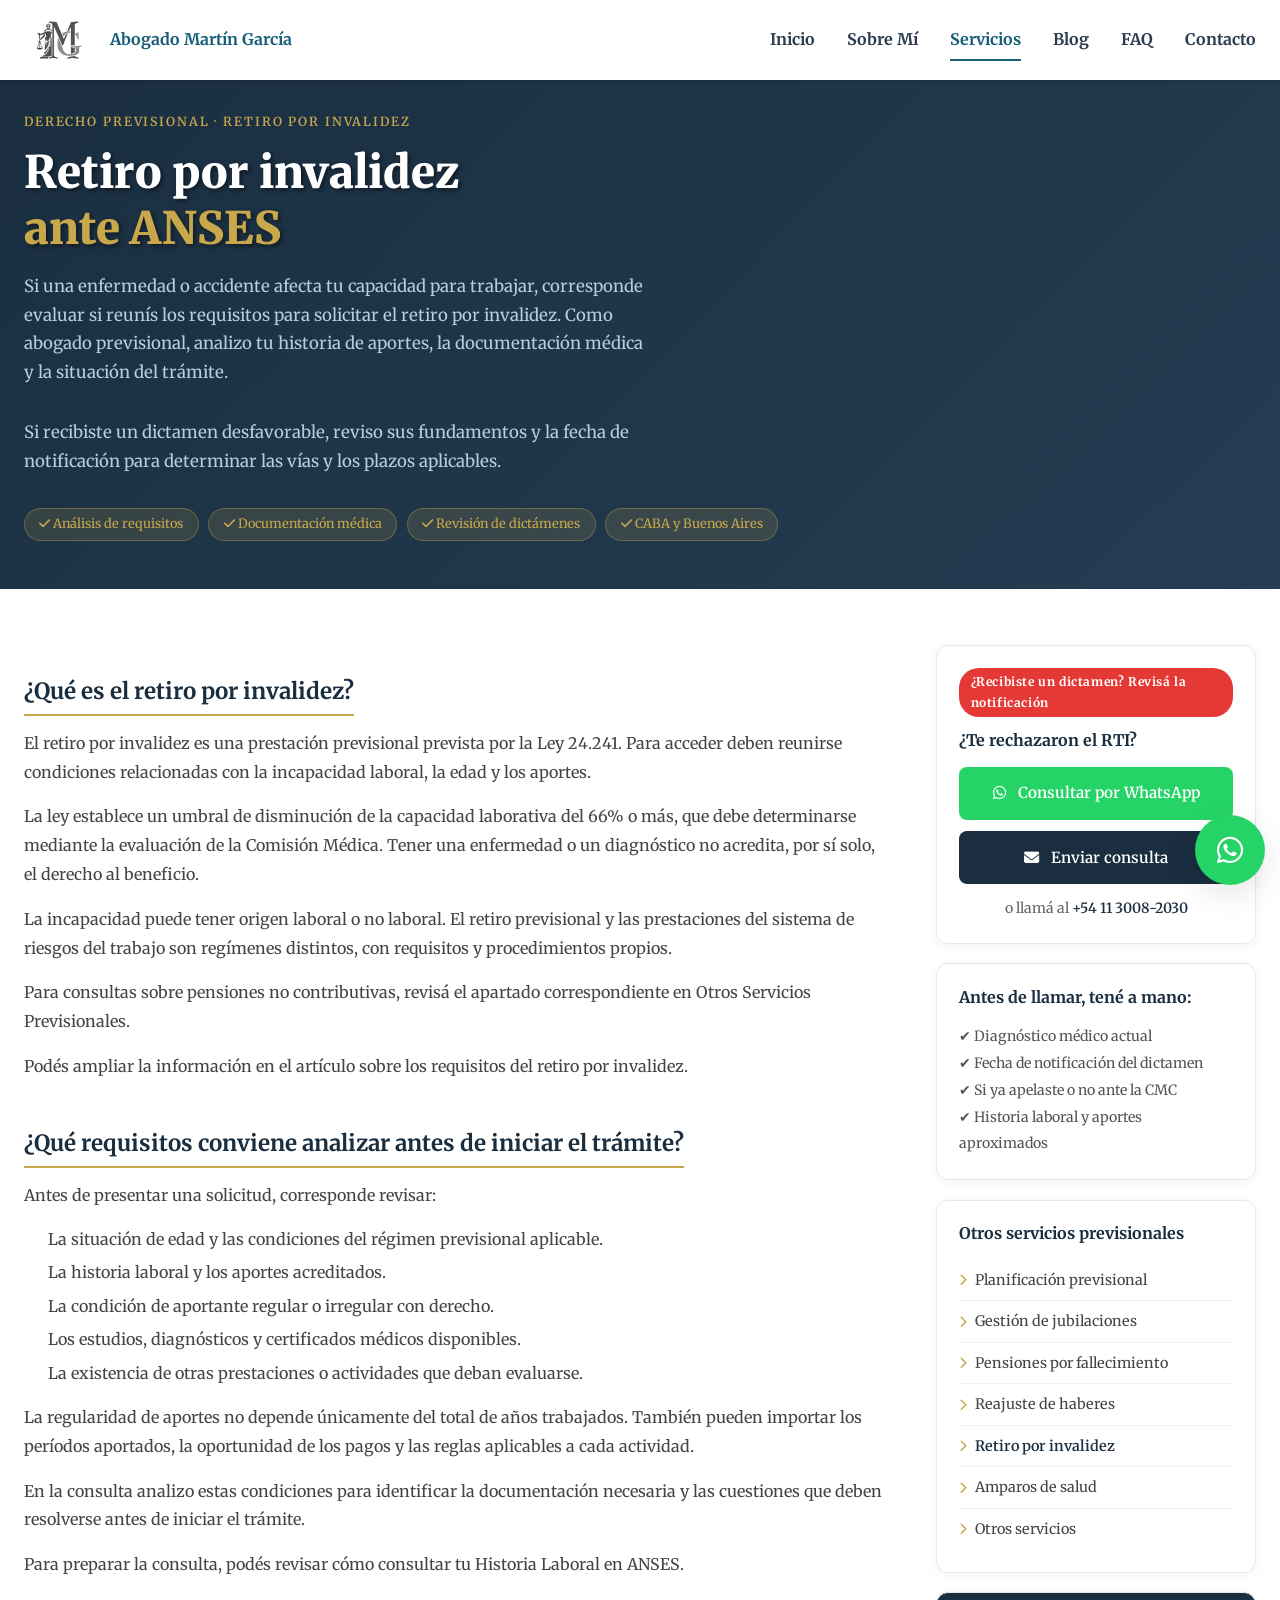
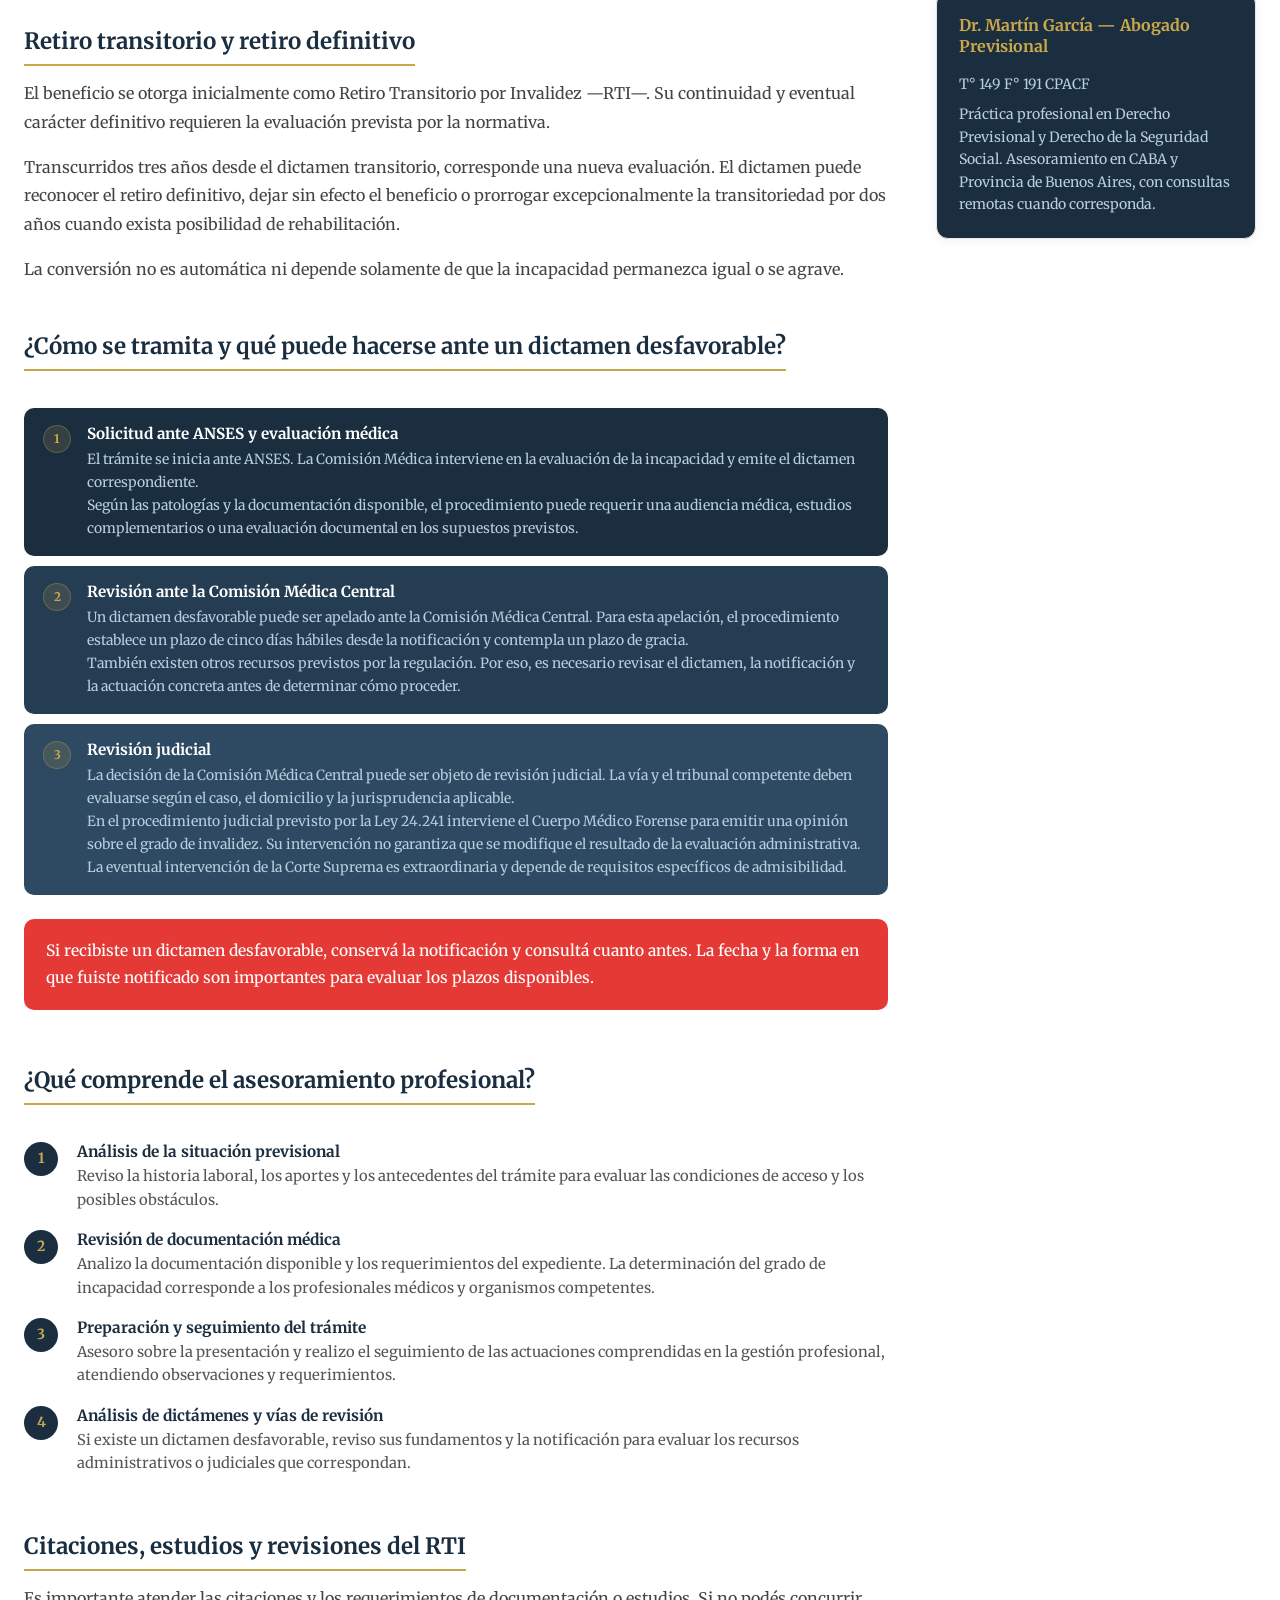
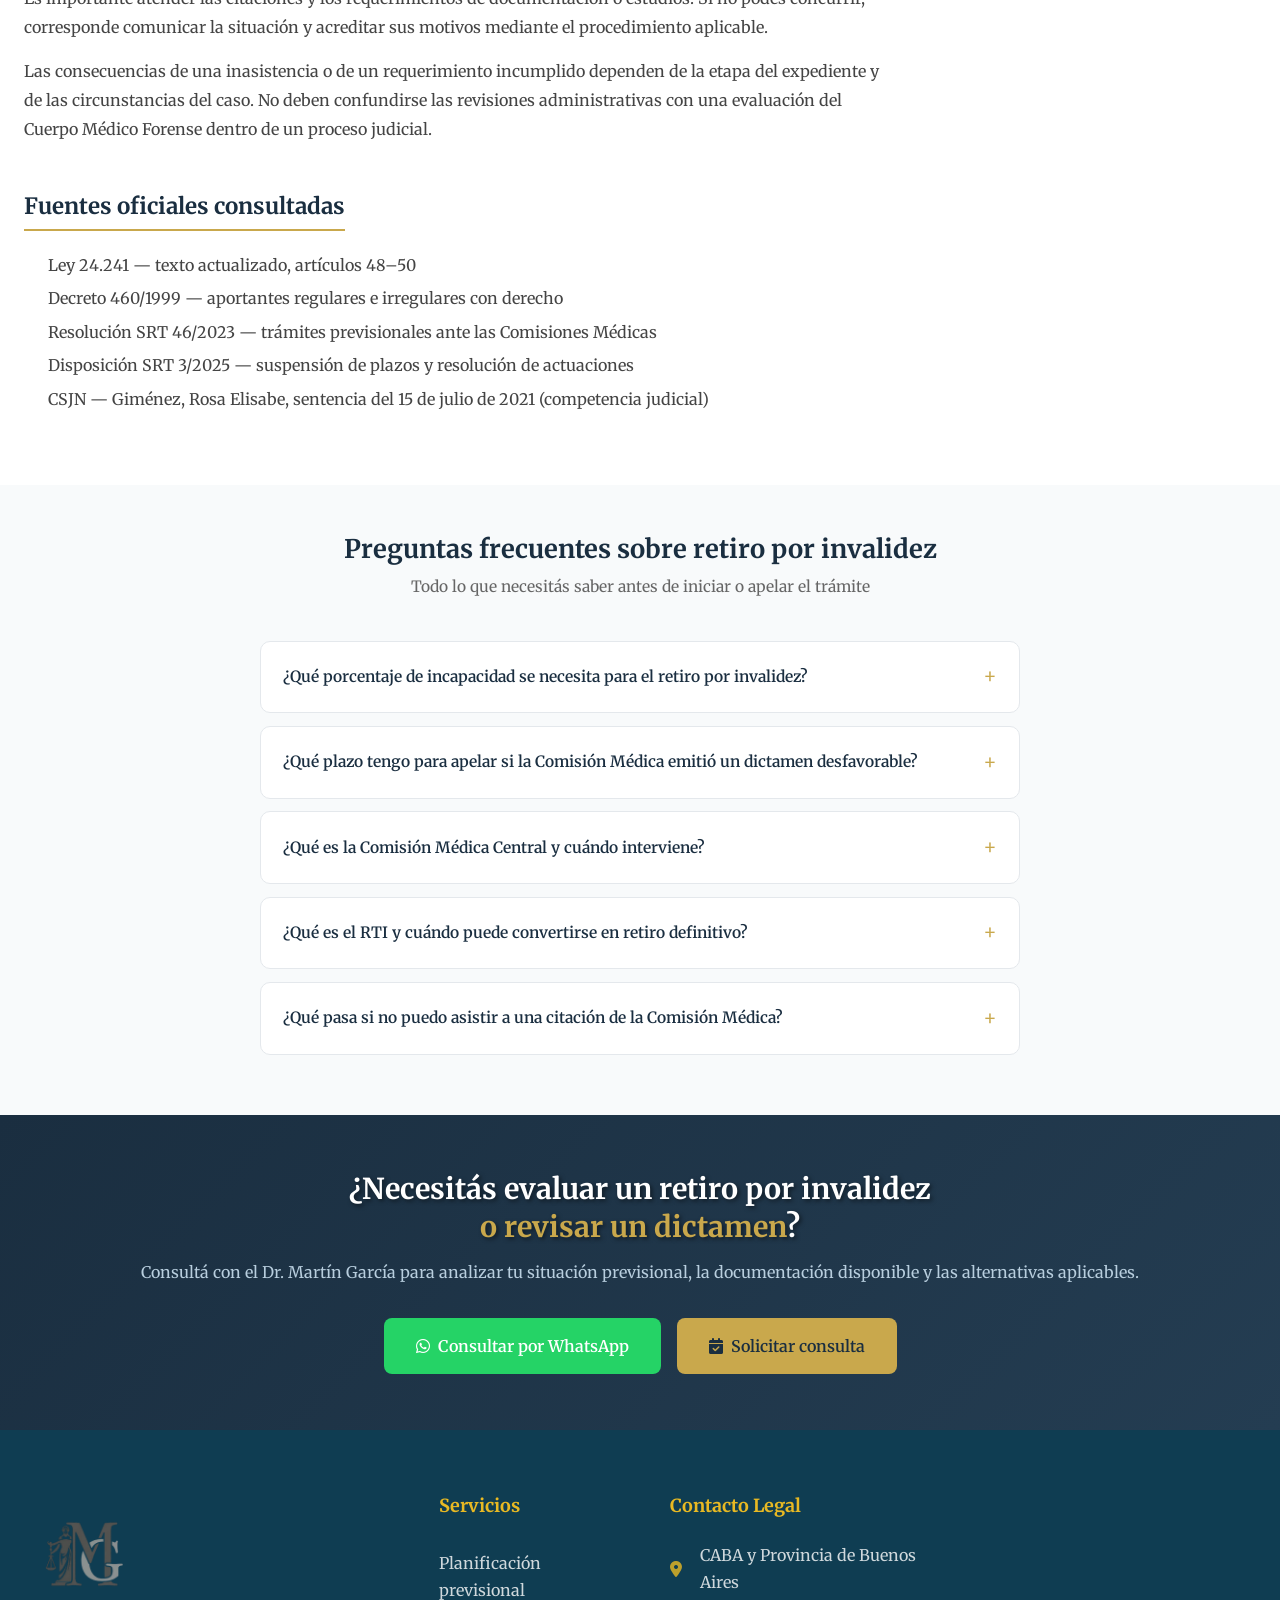
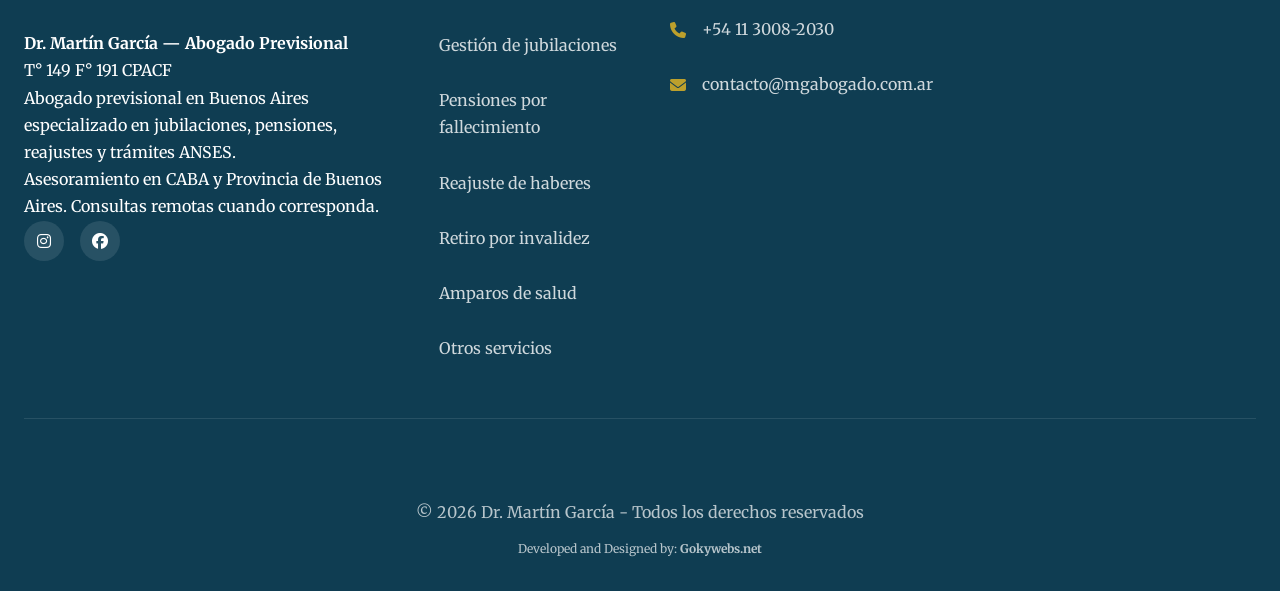
<file: retiro-por-invalidez.html>
<!DOCTYPE html>
<html lang="es">
<head>
    <!-- Google Tag Manager -->
    <script>(function(w,d,s,l,i){w[l]=w[l]||[];w[l].push({'gtm.start':
    new Date().getTime(),event:'gtm.js'});var f=d.getElementsByTagName(s)[0],
    j=d.createElement(s),dl=l!='dataLayer'?'&l='+l:'';j.async=true;j.src=
    'https://www.googletagmanager.com/gtm.js?id='+i+dl;f.parentNode.insertBefore(j,f);
    })(window,document,'script','dataLayer','GTM-MPMJT2L8');</script>
    <!-- End Google Tag Manager -->

    <meta charset="UTF-8">
    <meta name="viewport" content="width=device-width, initial-scale=1.0">

    <title>Retiro por Invalidez ANSES en CABA | Dr. Martín García</title>
    <meta name="description" content="Asesoramiento en retiro por invalidez ante ANSES. Análisis de aportes, documentación médica y dictámenes desfavorables. Dr. Martín García, abogado previsional.">
    <meta name="keywords" content="retiro por invalidez ANSES, RTI retiro transitorio invalidez, comision medica invalidez, apelacion comision medica central, cuerpo medico forense CSJN, abogado retiro invalidez Buenos Aires, rechazo retiro invalidez apelar">
    <meta name="author" content="Dr. Martín García">
    <meta name="robots" content="index, follow, max-image-preview:large">
    <meta name="geo.region" content="AR-C">
    <meta name="geo.placename" content="Buenos Aires">

    <meta property="og:title" content="Retiro por Invalidez ANSES | Dr. Martín García">
    <meta property="og:description" content="Asesoramiento jurídico para evaluar requisitos, preparar documentación y analizar las vías de revisión de un dictamen desfavorable.">
    <meta property="og:type" content="website">
    <meta property="og:url" content="https://mgabogado.com.ar/retiro-por-invalidez">
    <meta property="og:locale" content="es_AR">
    <meta property="og:site_name" content="Dr. Martín García — Abogado Previsional">
    <meta property="og:image" content="https://mgabogado.com.ar/images/Logo.webp">
    <meta property="og:image:type" content="image/webp">
    <meta property="og:image:width" content="500">
    <meta property="og:image:height" content="500">
    <meta property="og:image:alt" content="Dr. Martín García — Abogado Previsional">

    <link rel="canonical" href="https://mgabogado.com.ar/retiro-por-invalidez">
    <link rel="icon" type="image/x-icon" href="images/Logos/Martin Garcia Servicios Legales - Isotipo.ico">
    <link rel="apple-touch-icon" href="images/Logos/Martin Garcia Servicios Legales - Isotipo.png">
    <meta name="theme-color" content="#1A2E40">

<script type="application/ld+json">
{
  "@context": "https://schema.org",
  "@graph": [
    {
      "@type": "Person",
      "@id": "https://mgabogado.com.ar/#person",
      "name": "Dr. Martín García",
      "url": "https://mgabogado.com.ar/",
      "image": "https://mgabogado.com.ar/images/FotoPerfil.webp",
      "jobTitle": "Abogado Previsional",
      "knowsAbout": [
        "Derecho Previsional",
        "Derecho de la Seguridad Social",
        "Retiro por Invalidez",
        "Gestión ante ANSES",
        "Recursos en materia previsional"
      ],
      "sameAs": [
        "https://www.instagram.com/ab.martingarcia/",
        "https://www.facebook.com/AbogadoGarciaMartin/",
        "https://ar.linkedin.com/in/martin-gabriel-garcia"
      ],
      "description": "Abogado que ejerce de manera individual, dedicado al Derecho Previsional y al Derecho de la Seguridad Social en CABA y Buenos Aires.",
      "telephone": "+541130082030",
      "email": "contacto@mgabogado.com.ar"
    },
    {
      "@type": "Service",
      "@id": "https://mgabogado.com.ar/retiro-por-invalidez#service",
      "name": "Gestión y Apelación de Retiro por Invalidez",
      "provider": {
        "@id": "https://mgabogado.com.ar/#person"
      },
      "areaServed": [
        {
          "@type": "City",
          "name": "Ciudad Autónoma de Buenos Aires"
        },
        {
          "@type": "AdministrativeArea",
          "name": "Provincia de Buenos Aires"
        }
      ],
      "description": "Asesoramiento jurídico en retiro por invalidez ante ANSES, análisis de aportes y documentación, seguimiento del trámite y evaluación de dictámenes desfavorables. Consultas remotas cuando corresponda.",
      "serviceType": "Derecho Previsional",
      "url": "https://mgabogado.com.ar/retiro-por-invalidez"
    },
    {
      "@type": "WebSite",
      "@id": "https://mgabogado.com.ar/#website",
      "url": "https://mgabogado.com.ar/",
      "name": "Dr. Martín García — Abogado Previsional",
      "publisher": {
        "@id": "https://mgabogado.com.ar/#person"
      },
      "inLanguage": "es-AR"
    },
    {
      "@type": "WebPage",
      "@id": "https://mgabogado.com.ar/retiro-por-invalidez#webpage",
      "url": "https://mgabogado.com.ar/retiro-por-invalidez",
      "name": "Retiro por Invalidez ANSES en CABA | Dr. Martín García",
      "isPartOf": {
        "@id": "https://mgabogado.com.ar/#website"
      },
      "about": {
        "@id": "https://mgabogado.com.ar/retiro-por-invalidez#service"
      },
      "primaryImageOfPage": {
        "@type": "ImageObject",
        "url": "https://mgabogado.com.ar/images/Logos/Martin%20Garcia%20Servicios%20Legales%20-%20Isotipo.png"
      },
      "mainEntity": {
        "@id": "https://mgabogado.com.ar/retiro-por-invalidez#service"
      },
      "inLanguage": "es-AR"
    }
  ]
}
</script>
    <script type="application/ld+json">
{
  "@context": "https://schema.org",
  "@type": "FAQPage",
  "mainEntity": [
    {
      "@type": "Question",
      "name": "¿Qué porcentaje de incapacidad se necesita para el retiro por invalidez?",
      "acceptedAnswer": {
        "@type": "Answer",
        "text": "La Ley 24.241 establece una disminución de la capacidad laborativa del 66% o más, determinada mediante la evaluación de la Comisión Médica. Además, deben cumplirse las condiciones de edad y aportes del régimen aplicable. Un diagnóstico médico no basta por sí solo para obtener el beneficio."
      }
    },
    {
      "@type": "Question",
      "name": "¿Qué plazo tengo para apelar si la Comisión Médica emitió un dictamen desfavorable?",
      "acceptedAnswer": {
        "@type": "Answer",
        "text": "Para apelar el dictamen de la Comisión Médica Jurisdiccional ante la Comisión Médica Central, el procedimiento establece cinco días hábiles desde la notificación y contempla un plazo de gracia. Es necesario revisar la notificación y los antecedentes para determinar el cómputo y la vía aplicable. Conviene consultar inmediatamente después de recibir el dictamen."
      }
    },
    {
      "@type": "Question",
      "name": "¿Qué es la Comisión Médica Central y cuándo interviene?",
      "acceptedAnswer": {
        "@type": "Answer",
        "text": "La Comisión Médica Central revisa los dictámenes apelados de las Comisiones Médicas Jurisdiccionales. Puede analizar la documentación y requerir estudios o una audiencia médica. Su decisión puede ser objeto de revisión judicial mediante la vía correspondiente."
      }
    },
    {
      "@type": "Question",
      "name": "¿Qué es el RTI y cuándo puede convertirse en retiro definitivo?",
      "acceptedAnswer": {
        "@type": "Answer",
        "text": "El RTI es el Retiro Transitorio por Invalidez. Transcurridos tres años desde el dictamen transitorio, corresponde una nueva evaluación que puede reconocer el retiro definitivo, dejar sin efecto el beneficio o prorrogar excepcionalmente la transitoriedad por dos años cuando exista posibilidad de rehabilitación. La conversión no es automática."
      }
    },
    {
      "@type": "Question",
      "name": "¿Qué pasa si no puedo asistir a una citación de la Comisión Médica?",
      "acceptedAnswer": {
        "@type": "Answer",
        "text": "Debés comunicar la situación y acreditar los motivos mediante el procedimiento aplicable. Las consecuencias dependen de la citación, la etapa del expediente y la justificación presentada; pueden incluir caducidad y archivo de las actuaciones en los supuestos previstos. Conviene revisar la notificación antes de dejar vencer un requerimiento."
      }
    }
  ]
}
</script>

    <link rel="preload" as="image" href="images/Logo.webp">
    <link rel="stylesheet" href="styles.css">
    <link rel="preconnect" href="https://fonts.googleapis.com">
    <link rel="preconnect" href="https://fonts.gstatic.com" crossorigin>
    <link href="https://fonts.googleapis.com/css2?family=Merriweather:wght@300;400;700;900&display=swap" rel="stylesheet" media="print" onload="this.media='all'">
    <link rel="stylesheet" href="https://cdnjs.cloudflare.com/ajax/libs/font-awesome/6.4.0/css/all.min.css" media="print" onload="this.media='all'">

    <style>
        .breadcrumb { background:#f4f6f8; padding:.75rem 0; font-size:.85rem; color:#666; }
        .breadcrumb a { color:#1A2E40; text-decoration:none; }
        .breadcrumb a:hover { text-decoration:underline; }
        .breadcrumb span { margin:0 .4rem; color:#aaa; }

        .page-hero { background:linear-gradient(135deg,#1A2E40 0%,#243d52 100%); color:#fff; padding:4rem 0 3rem; }
        .page-hero__label { font-size:.78rem; letter-spacing:.15em; text-transform:uppercase; color:#C9A84C; font-weight:600; margin-bottom:.75rem; }
        .page-hero__title { font-family:'Merriweather',Georgia,serif; font-size:clamp(1.8rem,4vw,2.8rem); font-weight:900; line-height:1.25; margin-bottom:1rem; }
        .page-hero__title em { color:#C9A84C; font-style:normal; }
        .page-hero__desc { font-size:1.05rem; line-height:1.7; color:#b8cede; max-width:620px; margin-bottom:2rem; }
        .page-hero__badges { display:flex; flex-wrap:wrap; gap:.6rem; }
        .badge-item { background:rgba(201,168,76,.15); border:1px solid rgba(201,168,76,.35); color:#C9A84C; font-size:.8rem; padding:.3rem .9rem; border-radius:20px; }

        .page-content { padding:3.5rem 0; }
        .content-grid { display:grid; grid-template-columns:1fr 320px; gap:3rem; align-items:start; }
        @media(max-width:768px){ .content-grid{grid-template-columns:1fr;} .content-grid > .sidebar { order:0; position:static; } }

        .article h2 { font-family:'Merriweather',Georgia,serif; font-size:1.4rem; font-weight:700; color:#1A2E40; margin:2rem 0 .8rem; padding-bottom:.5rem; border-bottom:2px solid #C9A84C; display:inline-block; }
        .article h3 { font-size:1.05rem; font-weight:700; color:#1A2E40; margin:1.5rem 0 .5rem; }
        .article p { font-size:1rem; line-height:1.8; color:#444; margin-bottom:1rem; }
        .article ul { margin:.5rem 0 1rem 1.2rem; color:#444; }
        .article ul li { font-size:1rem; line-height:1.7; margin-bottom:.4rem; padding-left:.3rem; }
        .article ul li::marker { color:#C9A84C; }

        .alerta-box { background:#e53935; border-radius:10px; padding:1.2rem 1.4rem; margin:1.5rem 0; }
        .alerta-box p { margin:0; color:#fff; font-size:.97rem; line-height:1.7; font-weight:500; }
        .info-box { background:#f0f5f9; border-left:4px solid #1A2E40; padding:1.2rem 1.4rem; border-radius:0 8px 8px 0; margin:1.5rem 0; }
        .info-box p { margin:0; color:#333; font-size:.97rem; line-height:1.7; }
        .info-box strong { color:#1A2E40; }
        .warning-box { background:#fffbf0; border-left:4px solid #C9A84C; padding:1.2rem 1.4rem; border-radius:0 8px 8px 0; margin:1.5rem 0; }
        .warning-box p { margin:0; color:#555; font-size:.97rem; line-height:1.7; }

        /* Pirámide de instancias */
        .instancias { display:flex; flex-direction:column; gap:.6rem; margin:1.5rem 0; }
        .instancia { border-radius:10px; padding:1rem 1.2rem; display:flex; gap:1rem; align-items:flex-start; }
        .instancia--1 { background:#1A2E40; }
        .instancia--2 { background:#243d52; }
        .instancia--3 { background:#2d4a62; }
        .instancia--4 { background:#365870; }
        .instancia__num { font-size:.75rem; font-weight:700; color:#C9A84C; background:rgba(201,168,76,.15); border:1px solid rgba(201,168,76,.3); min-width:28px; height:28px; border-radius:50%; display:flex; align-items:center; justify-content:center; flex-shrink:0; margin-top:.1rem; }
        .article .instancia__body h3 { font-size:.95rem; font-weight:700; color:#fff; margin:0 0 .3rem; }
        .instancia__body p { font-size:.87rem; color:#b8cede; line-height:1.65; margin:0; }
        .instancia__tag { font-size:.7rem; font-weight:600; background:rgba(201,168,76,.2); color:#C9A84C; padding:.15rem .6rem; border-radius:10px; display:inline-block; margin-bottom:.3rem; }

        .steps { margin:1.5rem 0; }
        .step { display:flex; gap:1.2rem; margin-bottom:1.1rem; align-items:flex-start; }
        .step__num { min-width:34px; height:34px; background:#1A2E40; color:#C9A84C; border-radius:50%; display:flex; align-items:center; justify-content:center; font-weight:700; font-size:.88rem; flex-shrink:0; }
        .article .step__text h3 { font-size:.96rem; font-weight:700; color:#1A2E40; margin:0 0 .2rem; }
        .step__text p { font-size:.92rem; color:#555; line-height:1.6; margin:0; }

        .sidebar { display:flex; flex-direction:column; gap:1.2rem; position:sticky; top:100px; }
        .sidebar-card { background:#fff; border:1px solid #e4e8ec; border-radius:12px; padding:1.4rem; box-shadow:0 2px 12px rgba(0,0,0,.05); }
        .sidebar-card h4 { font-family:'Merriweather',Georgia,serif; font-size:1rem; font-weight:700; color:#1A2E40; margin-bottom:1rem; }
        .sidebar-card .btn-primary { display:block; background:#1A2E40; color:#fff; text-align:center; padding:.85rem; border-radius:8px; text-decoration:none; font-weight:600; font-size:.95rem; margin-bottom:.7rem; transition:background .2s; }
        .sidebar-card .btn-primary:hover { background:#243d52; }
        .sidebar-card .btn-wsp { display:block; background:#25D366; color:#fff; text-align:center; padding:.85rem; border-radius:8px; text-decoration:none; font-weight:600; font-size:.95rem; transition:background .2s; }
        .sidebar-card .btn-wsp:hover { background:#1ebe5a; }
        .sidebar-card .btn-wsp i, .sidebar-card .btn-primary i { margin-right:.5rem; }
        .sidebar-tel { text-align:center; margin-top:.8rem; font-size:.88rem; color:#666; }
        .sidebar-tel a { color:#1A2E40; font-weight:600; text-decoration:none; }
        .urgente-badge { background:#e53935; color:#fff; font-size:.75rem; font-weight:700; padding:.25rem .7rem; border-radius:20px; display:inline-block; margin-bottom:.8rem; letter-spacing:.05em; }

        .services-list { list-style:none; padding:0; margin:0; }
        .services-list li { padding:.5rem 0; border-bottom:1px solid #f0f0f0; font-size:.9rem; }
        .services-list li:last-child { border-bottom:none; }
        .services-list a { color:#444; text-decoration:none; display:flex; align-items:center; gap:.5rem; transition:color .2s; }
        .services-list a:hover { color:#1A2E40; }
        .services-list a i { color:#C9A84C; font-size:.75rem; }
        .services-list li.active a { color:#1A2E40; font-weight:600; }

        .faq-section { padding:3rem 0; background:#f8fafb; }
        .faq-section h2 { font-family:'Merriweather',Georgia,serif; font-size:1.6rem; color:#1A2E40; margin-bottom:.5rem; text-align:center; }
        .faq-subtitle { text-align:center; color:#666; margin-bottom:2.5rem; font-size:.97rem; }
        .faq-grid { max-width:760px; margin:0 auto; }
        details.faq-item { background:#fff; border:1px solid #e4e8ec; border-radius:10px; margin-bottom:.8rem; overflow:hidden; }
        details.faq-item summary { padding:1.1rem 1.4rem; font-weight:600; font-size:.97rem; color:#1A2E40; cursor:pointer; list-style:none; display:flex; justify-content:space-between; align-items:center; }
        details.faq-item summary::after { content:'+'; font-size:1.3rem; color:#C9A84C; font-weight:300; flex-shrink:0; }
        details.faq-item[open] summary::after { content:'−'; }
        details.faq-item p { padding:0 1.4rem 1.2rem; font-size:.95rem; color:#555; line-height:1.75; margin:0; }

        .cta-section { background:linear-gradient(135deg,#1A2E40,#243d52); color:#fff; padding:3.5rem 0; text-align:center; }
        .cta-section h2 { font-family:'Merriweather',Georgia,serif; font-size:1.8rem; margin-bottom:.8rem; }
        .cta-section h2 em { color:#C9A84C; font-style:normal; }
        .cta-section p { color:#b8cede; font-size:1rem; margin-bottom:2rem; }
        .cta-buttons { display:flex; gap:1rem; justify-content:center; flex-wrap:wrap; }
        .cta-buttons a { padding:.9rem 2rem; border-radius:8px; font-weight:600; font-size:1rem; text-decoration:none; display:inline-flex; align-items:center; gap:.5rem; transition:transform .2s; }
        .cta-buttons a:hover { transform:translateY(-2px); }
        .cta-btn-main { background:#C9A84C; color:#1A2E40; }
        .cta-btn-wsp { background:#25D366; color:#fff; }
    </style>
</head>
<body>
    <noscript><iframe src="https://www.googletagmanager.com/ns.html?id=GTM-MPMJT2L8" height="0" width="0" style="display:none;visibility:hidden"></iframe></noscript>

    <header class="header" id="header">
        <nav class="nav container">
            <div class="nav__brand">
                <img src="images/Logo.webp" alt="Dr. Martín García - Abogado previsional en Buenos Aires" class="nav__logo">
                <span class="nav__name">Abogado Martín García</span>
            </div>
            <div class="nav__menu" id="nav-menu">
                <ul class="nav__list">
                    <li class="nav__item"><a href="/#inicio" class="nav__link">Inicio</a></li>
                    <li class="nav__item"><a href="/#sobre-mi" class="nav__link">Sobre Mí</a></li>
                    <li class="nav__item"><a href="/#servicios" class="nav__link active-link">Servicios</a></li>
                    <li class="nav__item"><a href="https://blog.mgabogado.com.ar" target="_blank" rel="noopener noreferrer" class="nav__link">Blog</a></li>
                    <li class="nav__item"><a href="/#faq" class="nav__link">FAQ</a></li>
                    <li class="nav__item"><a href="/#contacto" class="nav__link">Contacto</a></li>
                </ul>
                <div class="nav__close" id="nav-close"><i class="fas fa-times"></i></div>
            </div>
            <div class="nav__toggle" id="nav-toggle"><i class="fas fa-bars"></i></div>
        </nav>
    </header>

    <div class="breadcrumb">
        <div class="container">
            <a href="/">Inicio</a>
            <span>›</span>
            <a href="/#servicios">Servicios</a>
            <span>›</span>
            Retiro por Invalidez
        </div>
    </div>

    <section class="page-hero">
        <div class="container">
            <p class="page-hero__label">Derecho Previsional · Retiro por Invalidez</p>
            <h1 class="page-hero__title" style="color: #ffffff; text-shadow: 2px 2px 4px rgba(0,0,0,0.5);">
                Retiro por invalidez<br><em>ante ANSES</em>
            </h1>
            <p class="page-hero__desc">Si una enfermedad o accidente afecta tu capacidad para trabajar, corresponde evaluar si reunís los requisitos para solicitar el retiro por invalidez. Como abogado previsional, analizo tu historia de aportes, la documentación médica y la situación del trámite.</p>
            <p class="page-hero__desc">Si recibiste un dictamen desfavorable, reviso sus fundamentos y la fecha de notificación para determinar las vías y los plazos aplicables.</p>
            <div class="page-hero__badges">
                <span class="badge-item"><i class="fas fa-check"></i> Análisis de requisitos</span>
                <span class="badge-item"><i class="fas fa-check"></i> Documentación médica</span>
                <span class="badge-item"><i class="fas fa-check"></i> Revisión de dictámenes</span>
                <span class="badge-item"><i class="fas fa-check"></i> CABA y Buenos Aires</span>
            </div>
        </div>
    </section>

    <section class="page-content">
        <div class="container">
            <div class="content-grid">

                <article class="article">
                    <h2>¿Qué es el retiro por invalidez?</h2>
                    
                    <p>El retiro por invalidez es una prestación previsional prevista por la Ley 24.241. Para acceder deben reunirse condiciones relacionadas con la incapacidad laboral, la edad y los aportes.</p>
                    
                    <p>La ley establece un umbral de disminución de la capacidad laborativa del 66% o más, que debe determinarse mediante la evaluación de la Comisión Médica. Tener una enfermedad o un diagnóstico no acredita, por sí solo, el derecho al beneficio.</p>
                    
                    <p>La incapacidad puede tener origen laboral o no laboral. El retiro previsional y las prestaciones del sistema de riesgos del trabajo son regímenes distintos, con requisitos y procedimientos propios.</p>
                    
                    <p>Para consultas sobre <a href="/otros-servicios-previsionales#pensiones-no-contributivas">pensiones no contributivas</a>, revisá el apartado correspondiente en Otros Servicios Previsionales.</p>

                    <p>Podés ampliar la información en el artículo sobre <a href="https://blog.mgabogado.com.ar/2026/06/requisitos-retiro-por-invalidez-anses.html">los requisitos del retiro por invalidez</a>.</p>
                    
                    <h2>¿Qué requisitos conviene analizar antes de iniciar el trámite?</h2>
                    
                    <p>Antes de presentar una solicitud, corresponde revisar:</p>
                    
                    <ul>
                        <li>La situación de edad y las condiciones del régimen previsional aplicable.</li>
                        <li>La historia laboral y los aportes acreditados.</li>
                        <li>La condición de aportante regular o irregular con derecho.</li>
                        <li>Los estudios, diagnósticos y certificados médicos disponibles.</li>
                        <li>La existencia de otras prestaciones o actividades que deban evaluarse.</li>
                    </ul>
                    
                    <p>La regularidad de aportes no depende únicamente del total de años trabajados. También pueden importar los períodos aportados, la oportunidad de los pagos y las reglas aplicables a cada actividad.</p>
                    
                    <p>En la consulta analizo estas condiciones para identificar la documentación necesaria y las cuestiones que deben resolverse antes de iniciar el trámite.</p>
                    
                    <p>Para preparar la consulta, podés revisar <a href="https://blog.mgabogado.com.ar/2026/06/como-consultar-historia-laboral-anses-verificar-aportes.html">cómo consultar tu Historia Laboral en ANSES</a>.</p>
                    
                    <h2>Retiro transitorio y retiro definitivo</h2>
                    
                    <p>El beneficio se otorga inicialmente como Retiro Transitorio por Invalidez —RTI—. Su continuidad y eventual carácter definitivo requieren la evaluación prevista por la normativa.</p>
                    
                    <p>Transcurridos tres años desde el dictamen transitorio, corresponde una nueva evaluación. El dictamen puede reconocer el retiro definitivo, dejar sin efecto el beneficio o prorrogar excepcionalmente la transitoriedad por dos años cuando exista posibilidad de rehabilitación.</p>
                    
                    <p>La conversión no es automática ni depende solamente de que la incapacidad permanezca igual o se agrave.</p>
                    
                    <h2>¿Cómo se tramita y qué puede hacerse ante un dictamen desfavorable?</h2>
                    
                    <div class="instancias">
                        <div class="instancia instancia--1">
                            <div class="instancia__num">1</div>
                            <div class="instancia__body">
                                <h3>Solicitud ante ANSES y evaluación médica</h3>
                    
                    <p>El trámite se inicia ante ANSES. La Comisión Médica interviene en la evaluación de la incapacidad y emite el dictamen correspondiente.</p>
                    
                    <p>Según las patologías y la documentación disponible, el procedimiento puede requerir una audiencia médica, estudios complementarios o una evaluación documental en los supuestos previstos.</p>
                            </div>
                        </div>
                        <div class="instancia instancia--2">
                            <div class="instancia__num">2</div>
                            <div class="instancia__body">
                                <h3>Revisión ante la Comisión Médica Central</h3>
                    
                    <p>Un dictamen desfavorable puede ser apelado ante la Comisión Médica Central. Para esta apelación, el procedimiento establece un plazo de cinco días hábiles desde la notificación y contempla un plazo de gracia.</p>
                    
                    <p>También existen otros recursos previstos por la regulación. Por eso, es necesario revisar el dictamen, la notificación y la actuación concreta antes de determinar cómo proceder.</p>
                            </div>
                        </div>
                        <div class="instancia instancia--3">
                            <div class="instancia__num">3</div>
                            <div class="instancia__body">
                                <h3>Revisión judicial</h3>
                    
                    <p>La decisión de la Comisión Médica Central puede ser objeto de revisión judicial. La vía y el tribunal competente deben evaluarse según el caso, el domicilio y la jurisprudencia aplicable.</p>
                    
                    <p>En el procedimiento judicial previsto por la Ley 24.241 interviene el Cuerpo Médico Forense para emitir una opinión sobre el grado de invalidez. Su intervención no garantiza que se modifique el resultado de la evaluación administrativa.</p>
                    
                    <p>La eventual intervención de la Corte Suprema es extraordinaria y depende de requisitos específicos de admisibilidad.</p>
                            </div>
                        </div>
                    </div>
                    
                    <div class="alerta-box">
                        <p>Si recibiste un dictamen desfavorable, conservá la notificación y consultá cuanto antes. La fecha y la forma en que fuiste notificado son importantes para evaluar los plazos disponibles.</p>
                    </div>
                    
                    <h2>¿Qué comprende el asesoramiento profesional?</h2>
                    
                    <div class="steps">
                        <div class="step">
                            <div class="step__num">1</div>
                            <div class="step__text">
                                <h3>Análisis de la situación previsional</h3>
                    
                    <p>Reviso la historia laboral, los aportes y los antecedentes del trámite para evaluar las condiciones de acceso y los posibles obstáculos.</p>
                            </div>
                        </div>
                        <div class="step">
                            <div class="step__num">2</div>
                            <div class="step__text">
                                <h3>Revisión de documentación médica</h3>
                    
                    <p>Analizo la documentación disponible y los requerimientos del expediente. La determinación del grado de incapacidad corresponde a los profesionales médicos y organismos competentes.</p>
                            </div>
                        </div>
                        <div class="step">
                            <div class="step__num">3</div>
                            <div class="step__text">
                                <h3>Preparación y seguimiento del trámite</h3>
                    
                    <p>Asesoro sobre la presentación y realizo el seguimiento de las actuaciones comprendidas en la gestión profesional, atendiendo observaciones y requerimientos.</p>
                            </div>
                        </div>
                        <div class="step">
                            <div class="step__num">4</div>
                            <div class="step__text">
                                <h3>Análisis de dictámenes y vías de revisión</h3>
                    
                    <p>Si existe un dictamen desfavorable, reviso sus fundamentos y la notificación para evaluar los recursos administrativos o judiciales que correspondan.</p>
                            </div>
                        </div>
                    </div>
                    
                    <h2>Citaciones, estudios y revisiones del RTI</h2>
                    
                    <p>Es importante atender las citaciones y los requerimientos de documentación o estudios. Si no podés concurrir, corresponde comunicar la situación y acreditar sus motivos mediante el procedimiento aplicable.</p>
                    
                    <p>Las consecuencias de una inasistencia o de un requerimiento incumplido dependen de la etapa del expediente y de las circunstancias del caso. No deben confundirse las revisiones administrativas con una evaluación del Cuerpo Médico Forense dentro de un proceso judicial.</p>
                    
                    <h2>Fuentes oficiales consultadas</h2>
                    <ul>
                        <li><a href="https://www.argentina.gob.ar/normativa/nacional/639/actualizacion" target="_blank" rel="noopener noreferrer">Ley 24.241 — texto actualizado, artículos 48–50</a></li>
                        <li><a href="https://www.argentina.gob.ar/normativa/nacional/norma-57453/texto" target="_blank" rel="noopener noreferrer">Decreto 460/1999 — aportantes regulares e irregulares con derecho</a></li>
                        <li><a href="https://www.argentina.gob.ar/normativa/nacional/resoluci%C3%B3n-46-2023-390691/texto" target="_blank" rel="noopener noreferrer">Resolución SRT 46/2023 — trámites previsionales ante las Comisiones Médicas</a></li>
                        <li><a href="https://www.argentina.gob.ar/normativa/nacional/disposici%C3%B3n-3-2025-421071/texto" target="_blank" rel="noopener noreferrer">Disposición SRT 3/2025 — suspensión de plazos y resolución de actuaciones</a></li>
                        <li><a href="https://www.csjn.gov.ar/archivo-cij/adj/pdfs/ADJ-0.480298001626364356.pdf" target="_blank" rel="noopener noreferrer">CSJN — Giménez, Rosa Elisabe, sentencia del 15 de julio de 2021 (competencia judicial)</a></li>
                    </ul>
                </article>

                <aside class="sidebar">
                    <div class="sidebar-card">
                        <div class="urgente-badge">¿Recibiste un dictamen? Revisá la notificación</div>
                        <h4>¿Te rechazaron el RTI?</h4>
                        <a href="https://wa.me/541130082030?text=Hola%20Dr.%20Garc%C3%ADa,%20recib%C3%AD%20un%20dictamen%20sobre%20retiro%20por%20invalidez%20y%20quiero%20consultar" target="_blank" rel="noopener noreferrer" class="btn-wsp">
                            <i class="fab fa-whatsapp"></i> Consultar por WhatsApp
                        </a>
                        <div style="height:.7rem;"></div>
                        <a href="/#contacto" class="btn-primary">
                            <i class="fas fa-envelope"></i> Enviar consulta
                        </a>
                        <p class="sidebar-tel">o llamá al <a href="tel:+541130082030">+54 11 3008-2030</a></p>
                    </div>

                    <div class="sidebar-card">
                        <h4>Antes de llamar, tené a mano:</h4>
                        <ul style="list-style:none;padding:0;margin:0;font-size:.88rem;color:#555;line-height:1.9;">
                            <li>✔ Diagnóstico médico actual</li>
                            <li>✔ Fecha de notificación del dictamen</li>
                            <li>✔ Si ya apelaste o no ante la CMC</li>
                            <li>✔ Historia laboral y aportes aproximados</li>
                        </ul>
                    </div>

                    <div class="sidebar-card">
                        <h4>Otros servicios previsionales</h4>
                        <ul class="services-list">
                            <li><a href="/planificacion-previsional"><i class="fas fa-chevron-right"></i> Planificación previsional</a></li>
                            <li><a href="/gestion-jubilaciones"><i class="fas fa-chevron-right"></i> Gestión de jubilaciones</a></li>
                            <li><a href="/pensiones-por-fallecimiento"><i class="fas fa-chevron-right"></i> Pensiones por fallecimiento</a></li>
                            <li><a href="/reajuste-de-haberes"><i class="fas fa-chevron-right"></i> Reajuste de haberes</a></li>
                            <li class="active"><a href="/retiro-por-invalidez"><i class="fas fa-chevron-right"></i> Retiro por invalidez</a></li>
                            <li><a href="/amparos-de-salud"><i class="fas fa-chevron-right"></i> Amparos de salud</a></li>
                            <li><a href="/otros-servicios-previsionales"><i class="fas fa-chevron-right"></i> Otros servicios</a></li>
                        </ul>
                    </div>

                    <div class="sidebar-card" style="background:#1A2E40;color:#fff;">
                        <h4 style="color:#C9A84C;">Dr. Martín García — Abogado Previsional</h4>
                        <p style="font-size:.88rem;color:#b8cede;line-height:1.6;margin-bottom:.5rem;">T° 149 F° 191 CPACF</p>
                        <p style="font-size:.88rem;color:#b8cede;line-height:1.6;">Práctica profesional en Derecho Previsional y Derecho de la Seguridad Social. Asesoramiento en CABA y Provincia de Buenos Aires, con consultas remotas cuando corresponda.</p>
                    </div>
                </aside>

            </div>
        </div>
    </section>

    <section class="faq-section">
        <div class="container">
            <h2>Preguntas frecuentes sobre retiro por invalidez</h2>
            <p class="faq-subtitle">Todo lo que necesitás saber antes de iniciar o apelar el trámite</p>
            <div class="faq-grid">

                <details class="faq-item">
                    <summary>¿Qué porcentaje de incapacidad se necesita para el retiro por invalidez?</summary>
                    <p>La Ley 24.241 establece una disminución de la capacidad laborativa del 66% o más, determinada mediante la evaluación de la Comisión Médica. Además, deben cumplirse las condiciones de edad y aportes del régimen aplicable. Un diagnóstico médico no basta por sí solo para obtener el beneficio.</p>
                </details>

                <details class="faq-item">
                    <summary>¿Qué plazo tengo para apelar si la Comisión Médica emitió un dictamen desfavorable?</summary>
                    <p>Para apelar el dictamen de la Comisión Médica Jurisdiccional ante la Comisión Médica Central, el procedimiento establece cinco días hábiles desde la notificación y contempla un plazo de gracia. Es necesario revisar la notificación y los antecedentes para determinar el cómputo y la vía aplicable. Conviene consultar inmediatamente después de recibir el dictamen.</p>
                </details>

                <details class="faq-item">
                    <summary>¿Qué es la Comisión Médica Central y cuándo interviene?</summary>
                    <p>La Comisión Médica Central revisa los dictámenes apelados de las Comisiones Médicas Jurisdiccionales. Puede analizar la documentación y requerir estudios o una audiencia médica. Su decisión puede ser objeto de revisión judicial mediante la vía correspondiente.</p>
                </details>

                <details class="faq-item">
                    <summary>¿Qué es el RTI y cuándo puede convertirse en retiro definitivo?</summary>
                    <p>El RTI es el Retiro Transitorio por Invalidez. Transcurridos tres años desde el dictamen transitorio, corresponde una nueva evaluación que puede reconocer el retiro definitivo, dejar sin efecto el beneficio o prorrogar excepcionalmente la transitoriedad por dos años cuando exista posibilidad de rehabilitación. La conversión no es automática.</p>
                </details>

                <details class="faq-item">
                    <summary>¿Qué pasa si no puedo asistir a una citación de la Comisión Médica?</summary>
                    <p>Debés comunicar la situación y acreditar los motivos mediante el procedimiento aplicable. Las consecuencias dependen de la citación, la etapa del expediente y la justificación presentada; pueden incluir caducidad y archivo de las actuaciones en los supuestos previstos. Conviene revisar la notificación antes de dejar vencer un requerimiento.</p>
                </details>

            </div>
        </div>
    </section>
<section class="related-posts-section">

    <div
        id="blog-posts"
        data-label="Retiro por Invalidez"
       data-limit="3">
    </div>

</section>
    <section class="cta-section">
        <div class="container">
            <h2 style="color: #ffffff; text-shadow: 2px 2px 4px rgba(0,0,0,0.5);">
            ¿Necesitás evaluar un retiro por invalidez<br><em>o revisar un dictamen</em>?
        </h2>
            <p>Consultá con el Dr. Martín García para analizar tu situación previsional, la documentación disponible y las alternativas aplicables.</p>
            <div class="cta-buttons">
                <a href="https://wa.me/541130082030?text=Hola%20Dr.%20Garc%C3%ADa,%20quiero%20consultar%20por%20un%20retiro%20por%20invalidez%20o%20la%20revisi%C3%B3n%20de%20un%20dictamen" target="_blank" rel="noopener noreferrer" class="cta-btn-wsp">
                    <i class="fab fa-whatsapp"></i> Consultar por WhatsApp
                </a>
                <a href="/#contacto" class="cta-btn-main">
                    <i class="fas fa-calendar-check"></i> Solicitar consulta
                </a>
            </div>
        </div>
    </section>

    <footer class="footer">
        <div class="container">
            <div class="footer__content">
                <div class="footer__brand">
                    <img src="images/Logo.webp" alt="Logo Dr. Martín García" class="footer__logo" loading="lazy">
                    <div class="footer__legal">
                        <p><strong>Dr. Martín García — Abogado Previsional</strong></p>
                        <p>T° 149 F° 191 CPACF</p>
                        <p>Abogado previsional en Buenos Aires especializado en jubilaciones, pensiones, reajustes y trámites ANSES.</p>
                        <p>Asesoramiento en CABA y Provincia de Buenos Aires. Consultas remotas cuando corresponda.</p>
                    </div>
                    <div class="footer__social">
                        <a href="https://www.instagram.com/ab.martingarcia/" target="_blank" rel="noopener noreferrer" class="footer__social-link" title="Instagram"><i class="fab fa-instagram"></i></a>
                        <a href="https://www.facebook.com/AbogadoGarciaMartin/" target="_blank" rel="noopener noreferrer" class="footer__social-link" title="Facebook"><i class="fab fa-facebook"></i></a>
                    </div>
                </div>
                <div class="footer__links">
                    <h4 class="footer__title">Servicios</h4>
                    <ul class="footer__list">
                        <li><a href="/planificacion-previsional" class="footer__link">Planificación previsional</a></li>
                        <li><a href="/gestion-jubilaciones" class="footer__link">Gestión de jubilaciones</a></li>
                        <li><a href="/pensiones-por-fallecimiento" class="footer__link">Pensiones por fallecimiento</a></li>
                        <li><a href="/reajuste-de-haberes" class="footer__link">Reajuste de haberes</a></li>
                        <li><a href="/retiro-por-invalidez" class="footer__link">Retiro por invalidez</a></li>
                        <li><a href="/amparos-de-salud" class="footer__link">Amparos de salud</a></li>
                        <li><a href="/otros-servicios-previsionales" class="footer__link">Otros servicios</a></li>
                    </ul>
                </div>
                <div class="footer__contact">
                    <h4 class="footer__title">Contacto Legal</h4>
                    <ul class="footer__list">
                        <li><i class="fas fa-map-marker-alt"></i> CABA y Provincia de Buenos Aires</li>
                        <li><i class="fas fa-phone"></i> <a href="tel:+541130082030" class="footer__link">+54 11 3008-2030</a></li>
                        <li><i class="fas fa-envelope"></i> <a href="mailto:contacto@mgabogado.com.ar" class="footer__link">contacto@mgabogado.com.ar</a></li>
                    </ul>
                </div>
            </div>
            <div class="footer__bottom">
                <p>© 2026 Dr. Martín García - Todos los derechos reservados</p>
                <p class="footer__signature">Developed and Designed by: <a href="https://www.gokywebs.net" target="_blank" rel="noopener noreferrer">Gokywebs.net</a></p>
            </div>
        </div>
    </footer>

    <a href="https://wa.me/541130082030?text=Hola%20Dr.%20García,%20vi%20su%20página%20sobre%20retiro%20por%20invalidez%20y%20quería%20consultar"
       class="whatsapp-button" target="_blank" rel="noopener noreferrer"
       title="Consultar por WhatsApp" aria-label="WhatsApp Dr. Martín García">
        <i class="fab fa-whatsapp"></i>
    </a>

    <script src="script.js"></script>
    <script src="blog-feed.js"></script>
    <script type="application/ld+json">
{
  "@context": "https://schema.org/",
  "@type": "BreadcrumbList",
  "itemListElement": [
    {
      "@type": "ListItem",
      "position": 1,
      "name": "Inicio",
      "item": "https://mgabogado.com.ar/"
    },
    {
      "@type": "ListItem",
      "position": 2,
      "name": "Servicios",
      "item": "https://mgabogado.com.ar/#servicios"
    },
    {
      "@type": "ListItem",
      "position": 3,
      "name": "Retiro por Invalidez",
      "item": "https://mgabogado.com.ar/retiro-por-invalidez"
    }
  ]
}
</script>
</body>
</html>
</file>
<file: styles.css>
:root {
    /* Colores */
    --color-primary: #1a5f7a;
    --color-primary-light: #2c8ba8;
    --color-primary-dark: #0f3d52;
    --color-secondary: #e8b923;
    --color-text: #2c3e50;
    --color-text-light: #546e7a;
    --color-white: #ffffff;
    --color-light-bg: #f8f9fa;
    --color-border: #e0e0e0;
    --color-success: #4caf50;
    --color-error: #f44336;
    
    /* Tipografía */
    --font-family: 'Merriweather', serif;
    --font-size-xs: 0.75rem;
    --font-size-sm: 0.875rem;
    --font-size-base: 1rem;
    --font-size-lg: 1.125rem;
    --font-size-xl: 1.25rem;
    --font-size-2xl: 1.5rem;
    --font-size-3xl: 1.875rem;
    --font-size-4xl: 2.25rem;
    --font-size-5xl: 3rem;
    
    --font-weight-light: 300;
    --font-weight-normal: 400;
    --font-weight-bold: 700;
    --font-weight-black: 900;
    
    /* Espaciado */
    --spacing-xs: 0.5rem;
    --spacing-sm: 0.75rem;
    --spacing-md: 1rem;
    --spacing-lg: 1.5rem;
    --spacing-xl: 2rem;
    --spacing-2xl: 3rem;
    --spacing-3xl: 4rem;
    --spacing-4xl: 6rem;
    
    /* Sombras */
    --shadow-sm: 0 2px 4px rgba(0, 0, 0, 0.1);
    --shadow-md: 0 4px 6px rgba(0, 0, 0, 0.1);
    --shadow-lg: 0 10px 30px rgba(0, 0, 0, 0.1);
    --shadow-xl: 0 20px 40px rgba(0, 0, 0, 0.15);
    
    /* Transiciones */
    --transition-base: all 0.3s ease;
    --transition-slow: all 0.5s ease;
    
    /* Border radius */
    --radius-sm: 4px;
    --radius-md: 8px;
    --radius-lg: 12px;
    --radius-xl: 16px;
    --radius-full: 50%;
    
    /* Header */
    --header-height: 80px;
    
    /* Container */
    --container-width: 1400px;
}

* {
    margin: 0;
    padding: 0;
    box-sizing: border-box;
}

html {
    scroll-behavior: smooth;
    scroll-padding-top: var(--header-height);
}

/* Mejora adicional del smooth scroll */
@media (prefers-reduced-motion: no-preference) {
    html {
        scroll-behavior: smooth;
    }
}

body {
    font-family: var(--font-family);
    font-size: var(--font-size-base);
    font-weight: var(--font-weight-normal);
    color: var(--color-text);
    line-height: 1.7;
    background-color: var(--color-white);
    overflow-x: hidden;
}

h1, h2, h3, h4, h5, h6 {
    font-weight: var(--font-weight-bold);
    line-height: 1.3;
    color: var(--color-text);
}

a {
    text-decoration: none;
    color: inherit;
    transition: var(--transition-base);
}

img {
    max-width: 100%;
    height: auto;
    display: block;
}

ul {
    list-style: none;
}

button {
    border: none;
    outline: none;
    cursor: pointer;
    font-family: inherit;
    transition: var(--transition-base);
}

/* =============== UTILIDADES =============== */
.container {
    max-width: var(--container-width);
    margin: 0 auto;
    padding: 0 var(--spacing-lg);
}

.section__subtitle {
    display: inline-block;
    font-size: var(--font-size-sm);
    font-weight: var(--font-weight-bold);
    color: var(--color-primary);
    text-transform: uppercase;
    letter-spacing: 2px;
    margin-bottom: var(--spacing-md);
}

.section__title {
    font-size: var(--font-size-4xl);
    font-weight: var(--font-weight-black);
    margin-bottom: var(--spacing-lg);
    color: var(--color-text);
}

.section__description {
    font-size: var(--font-size-lg);
    color: var(--color-text-light);
    max-width: 700px;
    margin: 0 auto;
}

.section__header {
    text-align: center;
    margin-bottom: var(--spacing-3xl);
}

/* Botones */
.btn {
    display: inline-flex;
    align-items: center;
    gap: var(--spacing-sm);
    padding: var(--spacing-md) var(--spacing-xl);
    border-radius: var(--radius-lg);
    font-weight: var(--font-weight-bold);
    font-size: var(--font-size-base);
    transition: var(--transition-base);
    cursor: pointer;
}

.btn--primary {
    background-color: var(--color-primary);
    color: var(--color-white);
    box-shadow: var(--shadow-md);
}

.btn--primary:hover {
    background-color: var(--color-primary-dark);
    transform: translateY(-2px);
    box-shadow: var(--shadow-lg);
}

.btn--secondary {
    background-color: transparent;
    color: var(--color-primary);
    border: 2px solid var(--color-primary);
}

.btn--secondary:hover {
    background-color: var(--color-primary);
    color: var(--color-white);
}

.btn--full {
    width: 100%;
    justify-content: center;
}

/* =============== HEADER =============== */
.header {
    position: fixed;
    top: 0;
    left: 0;
    width: 100%;
    max-width: 100vw;
    background-color: var(--color-white);
    box-shadow: var(--shadow-sm);
    z-index: 1000;
    transition: var(--transition-base);
    overflow-x: hidden;
}

.header.scroll-header {
    box-shadow: var(--shadow-md);
}

.nav {
    height: var(--header-height);
    display: flex;
    align-items: center;
    justify-content: space-between;
}

.nav__brand {
    display: flex;
    align-items: center;
    gap: var(--spacing-md);
}

.nav__logo {
    width: 70px;
    height: auto;
}

.nav__name {
    font-size: var(--font-size-l);
    font-weight: var(--font-weight-bold);
    color: var(--color-primary);
}

.nav__menu {
    display: flex;
    align-items: center;
}

.nav__list {
    display: flex;
    gap: var(--spacing-xl);
}

.nav__link {
    font-weight: var(--font-weight-bold);
    color: var(--color-text);
    position: relative;
    padding: var(--spacing-sm) 0;
}

.nav__link::after {
    content: '';
    position: absolute;
    bottom: 0;
    left: 0;
    width: 0;
    height: 2px;
    background-color: var(--color-primary);
    transition: var(--transition-base);
}

.nav__link:hover::after,
.nav__link.active-link::after {
    width: 100%;
}

.nav__link:hover,
.nav__link.active-link {
    color: var(--color-primary);
}

.nav__toggle,
.nav__close {
    display: none;
    font-size: var(--font-size-2xl);
    cursor: pointer;
    color: var(--color-primary);
}

/* =============== HERO =============== */
.hero {
    height: 80vh;
    display: flex;
    align-items: center;
    justify-content: center;
    padding-top: var(--header-height);
    background: linear-gradient(135deg, rgba(26, 95, 122, 0.03) 0%, rgba(26, 95, 122, 0.08) 100%);
    overflow: hidden;
}

.hero::before {
    content: '';
    position: absolute;
    top: -50%;
    right: -20%;
    width: 70%;
    height: 150%;
    background: radial-gradient(circle, rgba(26, 95, 122, 0.1) 0%, transparent 70%);
    animation: float 20s ease-in-out infinite;
}

@keyframes float {
    0%, 100% { transform: translate(0, 0) rotate(0deg); }
    50% { transform: translate(-30px, 30px) rotate(5deg); }
}

.hero__container {
    display: grid;
    grid-template-columns: 40% 60%;
    gap: var(--spacing-2xl);
    align-items: center;
    position: relative;
    z-index: 1;
    max-width: 100%;
    padding: 0 50px;
}

.hero__text {
    padding-right: 0;
    display: flex;
    flex-direction: column;
    align-items: center;
    justify-content: center;
    text-align: center;
}

.hero__title {
    display: flex;
    flex-direction: column;
    margin-bottom: var(--spacing-lg);
}

.hero__title-main {
    font-size: 2.5rem;
    font-weight: var(--font-weight-black);
    color: var(--color-primary);
    line-height: 1.1;
    margin-bottom: var(--spacing-xs);
}

.hero__title-sub {
    font-size: var(--font-size-2xl);
    font-weight: var(--font-weight-light);
    color: var(--color-text-light);
}

.hero__description {
    font-size: var(--font-size-lg);
    color: var(--color-text-light);
    margin-bottom: var(--spacing-2xl);
    line-height: 1.8;
}

.hero__buttons {
    display: flex;
    gap: var(--spacing-lg);
    flex-wrap: wrap;
}

.hero__image {
    position: relative;
    border-radius: 24px;
}

.hero__image-wrapper {
    border-radius: var(--radius-xl);
    overflow: hidden;
    box-shadow: var(--shadow-xl);
    height: 550px;
    border-radius: 60px;
}

.hero__image-wrapper img {
    width: 100%;
    height: 100%;
    object-fit: cover;
    border-radius: 24px;
    transition: var(--transition-slow);
}

.hero__image-wrapper:hover img {
    transform: scale(1.05);
}

.hero__image-decoration {
    position: absolute;
    top: -20px;
    right: -20px;
    width: 200px;
    height: 200px;
    border: 3px solid var(--color-primary);
    border-radius: var(--radius-xl);
    z-index: -1;
}

.hero__scroll {
    position: absolute;
    bottom: var(--spacing-2xl);
    left: 50%;
    transform: translateX(-50%);
}

.hero__scroll-link {
    display: flex;
    align-items: center;
    justify-content: center;
    width: 40px;
    height: 40px;
    background-color: var(--color-white);
    border-radius: var(--radius-full);
    box-shadow: var(--shadow-md);
    color: var(--color-primary);
    font-size: var(--font-size-xl);
    animation: bounce 2s infinite;
}

@keyframes bounce {
    0%, 100% { transform: translateY(0); }
    50% { transform: translateY(10px); }
}

/* =============== PRACTICE AREAS =============== */
.practice-areas {
    padding: var(--spacing-3xl) 0;
    background-color: var(--color-white);
}

.practice-areas__grid {
    display: grid;
    grid-template-columns: repeat(4, 1fr);
    gap: var(--spacing-xl);
}

.practice-card {
    text-align: center;
    padding: var(--spacing-xl);
    background-color: var(--color-white);
    border-radius: var(--radius-lg);
    box-shadow: var(--shadow-sm);
    transition: var(--transition-base);
    border: 1px solid var(--color-border);
}

.practice-card:hover {
    transform: translateY(-10px);
    box-shadow: var(--shadow-lg);
    border-color: var(--color-primary);
}

.practice-card__icon {
    width: 80px;
    height: 80px;
    margin: 0 auto var(--spacing-lg);
    background: linear-gradient(135deg, var(--color-primary), var(--color-primary-light));
    border-radius: var(--radius-full);
    display: flex;
    align-items: center;
    justify-content: center;
    color: var(--color-white);
    font-size: var(--font-size-3xl);
    transition: var(--transition-base);
}

.practice-card:hover .practice-card__icon {
    transform: rotate(360deg);
}

.practice-card__title {
    font-size: var(--font-size-xl);
    font-weight: var(--font-weight-bold);
    margin-bottom: var(--spacing-sm);
    color: var(--color-primary);
}

.practice-card__text {
    color: var(--color-text-light);
    font-size: var(--font-size-sm);
}

/* =============== ABOUT =============== */
.about {
    padding: var(--spacing-4xl) 0;
    background: linear-gradient(to bottom, var(--color-white), var(--color-light-bg));
}

.about__wrapper {
    display: grid;
    grid-template-columns: 1fr 1fr;
    gap: var(--spacing-3xl);
    align-items: center;
}

.about__image {
    position: relative;
}

.about__image img {
    width: 100%;
    height: auto;
    border-radius: var(--radius-xl);
    box-shadow: var(--shadow-lg);
}

.about__experience {
    position: absolute;
    bottom: var(--spacing-xl);
    right: var(--spacing-xl);
    background-color: var(--color-primary);
    color: var(--color-white);
    padding: var(--spacing-xl);
    border-radius: var(--radius-lg);
    text-align: center;
    box-shadow: var(--shadow-lg);
    animation: pulse 2s infinite;
}

@keyframes pulse {
    0%, 100% { transform: scale(1); }
    50% { transform: scale(1.05); }
}

.about__experience-number {
    font-size: var(--font-size-4xl);
    font-weight: var(--font-weight-black);
    line-height: 1;
}

.about__experience-text {
    font-size: var(--font-size-sm);
    margin-top: var(--spacing-xs);
}

.about__content {
    padding-left: var(--spacing-xl);
}

.about__text {
    font-size: var(--font-size-lg);
    color: var(--color-text-light);
    margin-bottom: var(--spacing-lg);
}

.about__features {
    margin: var(--spacing-2xl) 0;
}

.about__feature {
    display: flex;
    align-items: center;
    gap: var(--spacing-md);
    margin-bottom: var(--spacing-md);
    padding: var(--spacing-md);
    background-color: var(--color-white);
    border-radius: var(--radius-md);
    box-shadow: var(--shadow-sm);
    transition: var(--transition-base);
}

.about__feature:hover {
    transform: translateX(10px);
    box-shadow: var(--shadow-md);
}

.about__feature i {
    color: var(--color-primary);
    font-size: var(--font-size-xl);
}

.about__feature span {
    font-weight: var(--font-weight-bold);
    color: var(--color-text);
}

.about__cta {
    font-size: var(--font-size-lg);
    font-style: italic;
    color: var(--color-primary);
    margin-top: var(--spacing-xl);
    padding: var(--spacing-lg);
    background-color: rgba(26, 95, 122, 0.05);
    border-left: 4px solid var(--color-primary);
    border-radius: var(--radius-md);
}

/* =============== SERVICES =============== */
.services {
    padding: 80px 0;
    background-color: var(--color-light-bg);
}

.services__grid {
    display: grid;
    grid-template-columns: repeat(2, 1fr);
    gap: var(--spacing-2xl);
}

.service-card {
    background-color: var(--color-white);
    border-radius: var(--radius-xl);
    overflow: hidden;
    box-shadow: var(--shadow-md);
    transition: none;
}

.services__grid > .service-card-link:last-child {
    grid-column: 1 / -1;
    justify-self: center;
    width: 50%;
}
.service-card:hover {
    box-shadow: var(--shadow-xl);
    max-height: 500px;
    transition: all 0.4s ease;
    cursor: pointer;
}

.service-card__image {
    position: relative;
    height: 250px;
    overflow: hidden;
}

.service-card__image img {
    width: 100%;
    height: 100%;
    object-fit: cover;
    transition: none;
}

.service-card:hover .service-card__image img {
    transition: all 0.6s ease-in;
}

.service-card__overlay {
    position: absolute;
    top: 0;
    left: 0;
    width: 100%;
    height: 100%;
    background: linear-gradient(to bottom, transparent, rgba(26, 95, 122, 0.541));
    display: flex;
    align-items: flex-end;
    justify-content: center;
    padding: var(--spacing-xl);
    opacity: 1;
    transition: none;
}
.service-card__overlay i{
    font-size: var(--font-size-5xl);
    color: var(--color-white);
}

.service-card:hover .service-card__overlay {
    opacity: 0;
    display: none;
    transition: opacity 0.4s ease-in;
}

.service-card:hover .service-card__image img {
    display: none;
}

.service-card__content {
    padding: var(--spacing-2xl);
    transition: none;
}

.service-card:hover .service-card__content {
    transform: translateY(-250px);
    transition: transform 0.5s ease-in;
}

.service-card__title {
    font-size: var(--font-size-2xl);
    font-weight: var(--font-weight-bold);
    color: var(--color-primary);
    margin-bottom: var(--spacing-md);
    transition: none;
}

.service-card:hover .service-card__title {
    transition: color 0.3s ease-in;
}

.service-card__description {
    font-size: var(--font-size-base);
    color: var(--color-text-light);
    line-height: 1.7;
    margin-bottom: var(--spacing-lg);
    transition: none;
}

.service-card:hover .service-card__description {
    transition: color 0.3s ease-in;
}

.service-card__list {
    list-style: none;
    max-height: 0;
    opacity: 0;
    overflow: hidden;
    transition: none;
}

.service-card:hover .service-card__list {
    max-height: 500px;
    opacity: 1;
    transition: all 0.5s ease-in;
}

.service-card__list li {
    display: flex;
    align-items: center;
    gap: var(--spacing-sm);
    padding: var(--spacing-sm) 0;
    color: var(--color-text);
    border-bottom: 1px solid var(--color-border);
    transition: var(--transition-base);
}

.service-card__list li:last-child {
    border-bottom: none;
}

.service-card__list li:hover {
    color: var(--color-primary);
    padding-left: var(--spacing-sm);
}

.service-card__list i {
    color: var(--color-primary);
    font-size: var(--font-size-sm);
}

/* =============== WHY US =============== */
.why-us {
    padding: 80px 0;
    background: linear-gradient(135deg, var(--color-primary) 0%, var(--color-primary-dark) 100%);
    color: var(--color-white);
}

.why-us .section__subtitle {
    color: var(--color-secondary);
}

.why-us .section__title {
    color: var(--color-white);
}

.why-us__wrapper {
    display: grid;
    grid-template-columns: 1fr 1fr;
    gap: var(--spacing-3xl);
    align-items: center;
}

.why-us__text {
    font-size: var(--font-size-lg);
    margin-bottom: var(--spacing-2xl);
    opacity: 0.9;
}

.why-us__items {
    display: grid;
    gap: var(--spacing-lg);
}

.why-us__item {
    display: flex;
    gap: var(--spacing-lg);
    padding: var(--spacing-lg);
    background-color: rgba(255, 255, 255, 0.1);
    border-radius: var(--radius-lg);
    backdrop-filter: blur(10px);
    transition: var(--transition-base);
}

.why-us__item:hover {
    background-color: rgba(255, 255, 255, 0.15);
    transform: translateX(10px);
}

.why-us__item-icon {
    width: 60px;
    height: 60px;
    flex-shrink: 0;
    background-color: var(--color-secondary);
    border-radius: var(--radius-lg);
    display: flex;
    align-items: center;
    justify-content: center;
    font-size: var(--font-size-2xl);
    color: var(--color-primary-dark);
}

.why-us__item-content h4 {
    font-size: var(--font-size-xl);
    font-weight: var(--font-weight-bold);
    margin-bottom: var(--spacing-xs);
    color: var(--color-white);
}

.why-us__item-content p {
    opacity: 0.9;
}

.why-us__stats {
    display: grid;
    grid-template-columns: 1fr;
    gap: var(--spacing-xl);
}

.stat-card {
    background-color: rgba(255, 255, 255, 0.1);
    backdrop-filter: blur(10px);
    padding: var(--spacing-2xl);
    border-radius: var(--radius-xl);
    text-align: center;
    border: 2px solid rgba(255, 255, 255, 0.2);
    transition: var(--transition-base);
}

.stat-card:hover {
    background-color: rgba(255, 255, 255, 0.15);
    transform: scale(1.05);
}

.stat-card__icon {
    font-size: var(--font-size-3xl);
    margin-bottom: var(--spacing-md);
    color: var(--color-secondary);
}

.stat-card__number {
    font-size: var(--font-size-5xl);
    font-weight: var(--font-weight-black);
    margin-bottom: var(--spacing-sm);
    color: var(--color-white);
}

.stat-card__text {
    font-size: var(--font-size-base);
    opacity: 0.9;
}

/* =============== CONTACT =============== */
.contact {
    padding: 80px 0;
    background-color: var(--color-white);
}

.contact__wrapper {
    display: grid;
    grid-template-columns: 2fr 1.5fr;
    gap: var(--spacing-3xl);
    margin-bottom: var(--spacing-3xl);
}

.contact__info {
    order: 2;
}

.contact__form {
    order: 1;
}

.contact__info-card {
    display: flex;
    gap: var(--spacing-lg);
    padding: var(--spacing-xl);
    background-color: var(--color-light-bg);
    border-radius: var(--radius-lg);
    margin-bottom: var(--spacing-lg);
    transition: var(--transition-base);
}

.contact__info-card:hover {
    background-color: var(--color-primary);
    color: var(--color-white);
    transform: translateX(-10px);
}

.contact__info-card:hover .contact__info-icon {
    background-color: var(--color-white);
    color: var(--color-primary);
}

.contact__info-card:hover a {
    color: var(--color-white);
}

.contact__info-icon {
    width: 50px;
    height: 50px;
    flex-shrink: 0;
    background-color: var(--color-primary);
    color: var(--color-white);
    border-radius: var(--radius-lg);
    display: flex;
    align-items: center;
    justify-content: center;
    font-size: var(--font-size-xl);
    transition: var(--transition-base);
}

.contact__info-content h4 {
    font-size: var(--font-size-lg);
    font-weight: var(--font-weight-bold);
    margin-bottom: var(--spacing-xs);
}

.contact__info-content p {
    color: var(--color-text-light);
}

.contact__info-content a:hover {
    color: var(--color-primary);
}

.contact__social {
    margin-top: var(--spacing-xl);
    text-align: center;
}

.contact__social h4 {
    font-size: var(--font-size-lg);
    font-weight: var(--font-weight-bold);
    margin-bottom: var(--spacing-md);
}

.social__links {
    display: flex;
    gap: var(--spacing-md);
    justify-content: center;
}

.social__link {
    width: 50px;
    height: 50px;
    background-color: var(--color-primary);
    color: var(--color-white);
    border-radius: var(--radius-full);
    display: flex;
    align-items: center;
    justify-content: center;
    font-size: var(--font-size-xl);
    transition: var(--transition-base);
}

.social__link:hover {
    background-color: var(--color-primary-dark);
    transform: translateY(-5px);
}

/* Formulario */
.contact__form {
    background-color: var(--color-light-bg);
    padding: var(--spacing-2xl);
    border-radius: var(--radius-xl);
    box-shadow: var(--shadow-md);
    display: grid;
    grid-template-columns: repeat(2, 1fr);
    gap: var(--spacing-lg);
}

.form__group {
    display: flex;
    flex-direction: column;
}

.form__group--full {
    grid-column: 1 / -1;
}

.form__label {
    font-weight: var(--font-weight-bold);
    margin-bottom: var(--spacing-sm);
    color: var(--color-text);
}

.form__input,
.form__textarea {
    padding: var(--spacing-md);
    border: 2px solid var(--color-border);
    border-radius: var(--radius-md);
    font-family: inherit;
    font-size: var(--font-size-base);
    transition: var(--transition-base);
    background-color: var(--color-white);
}

.form__input:focus,
.form__textarea:focus {
    outline: none;
    border-color: var(--color-primary);
    box-shadow: 0 0 0 3px rgba(26, 95, 122, 0.1);
}

.form__textarea {
    resize: vertical;
    min-height: 120px;
}

.form__message {
    grid-column: 1 / -1;
    padding: var(--spacing-md);
    border-radius: var(--radius-md);
    text-align: center;
    font-weight: var(--font-weight-bold);
    display: none;
}

.form__message.success {
    display: block;
    background-color: rgba(76, 175, 80, 0.1);
    color: var(--color-success);
    border: 2px solid var(--color-success);
}

.form__message.error {
    display: block;
    background-color: rgba(244, 67, 54, 0.1);
    color: var(--color-error);
    border: 2px solid var(--color-error);
}

/* Mapa */
.contact__map {
    border-radius: var(--radius-xl);
    overflow: hidden;
    box-shadow: var(--shadow-lg);
}

.contact__map iframe {
    width: 100%;
    filter: grayscale(20%);
    transition: var(--transition-base);
}

.contact__map iframe:hover {
    filter: grayscale(0%);
}

/* =============== FOOTER =============== */
.footer {
    background-color: var(--color-primary-dark);
    color: var(--color-white);
    padding: var(--spacing-3xl) 0 var(--spacing-xl);
}

.footer__content {
    display: grid;
    grid-template-columns: 2fr 1fr 1fr 1.5fr;
    gap: var(--spacing-2xl);
    margin-bottom: var(--spacing-2xl);
    padding-bottom: var(--spacing-2xl);
    border-bottom: 1px solid rgba(255, 255, 255, 0.1);
}

.footer__logo {
    width: 120px;
    margin-bottom: var(--spacing-md);
}

.footer__text {
    opacity: 0.8;
    margin-bottom: var(--spacing-lg);
}

.footer__social {
    display: flex;
    gap: var(--spacing-md);
}

.footer__social-link {
    width: 40px;
    height: 40px;
    background-color: rgba(255, 255, 255, 0.1);
    border-radius: var(--radius-full);
    display: flex;
    align-items: center;
    justify-content: center;
    transition: var(--transition-base);
}

.footer__social-link:hover {
    background-color: var(--color-secondary);
    transform: translateY(-5px);
}

.footer__title {
    font-size: var(--font-size-lg);
    font-weight: var(--font-weight-bold);
    margin-bottom: var(--spacing-lg);
    color: var(--color-secondary);
}

.footer__list {
    display: flex;
    flex-direction: column;
    gap: var(--spacing-sm);
}

.footer__list li {
    opacity: 0.8;
    transition: var(--transition-base);
}

.footer__list li:hover {
    opacity: 1;
    transform: translateX(5px);
}

.footer__link {
    display: block;
    padding: var(--spacing-xs) 0;
}

.footer__link:hover {
    color: var(--color-secondary);
}

.footer__contact li {
    display: flex;
    align-items: center;
    gap: var(--spacing-sm);
}

.footer__contact i {
    color: var(--color-secondary);
    width: 20px;
}

.footer__bottom {
    text-align: center;
    padding-top: var(--spacing-xl);
    opacity: 0.7;
}

.footer__signature {
    margin-top: var(--spacing-sm);
    font-size: var(--font-size-xs);
}

.footer__signature a {
    color: inherit;
    transition: var(--transition-base);
    font-weight: var(--font-weight-bold);
}

.footer__signature a:hover {
    color: var(--color-secondary);
}

/* =============== BOTONES FLOTANTES =============== */
.scroll-top {
    position: fixed;
    bottom: var(--spacing-xl);
    left: var(--spacing-xl);
    width: 50px;
    height: 50px;
    background-color: var(--color-primary);
    color: var(--color-white);
    border-radius: var(--radius-full);
    display: flex;
    align-items: center;
    justify-content: center;
    font-size: var(--font-size-xl);
    box-shadow: var(--shadow-lg);
    opacity: 0;
    visibility: hidden;
    transition: var(--transition-base);
    z-index: 999;
}

.scroll-top.show {
    opacity: 1;
    visibility: visible;
}

.scroll-top:hover {
    background-color: var(--color-primary-dark);
    transform: translateY(-5px);
}

.whatsapp-button {
    position: fixed;
    bottom: 15px;
    right: 15px;
    width: 70px;
    height: 70px;
    background-color: #25D366;
    color: var(--color-white);
    border-radius: var(--radius-full);
    display: flex;
    align-items: center;
    justify-content: center;
    font-size: var(--font-size-3xl);
    box-shadow: var(--shadow-lg);
    z-index: 999;
    animation: whatsapp-pulse 2s infinite;
}

@keyframes whatsapp-pulse {
    0%, 100% {
        box-shadow: 0 0 0 0 rgba(37, 211, 102, 0.7);
    }
    50% {
        box-shadow: 0 0 0 15px rgba(37, 211, 102, 0);
    }
}

.whatsapp-button:hover {
    transform: scale(1.1);
}

/* =============== ANIMACIONES AOS =============== */
[data-aos] {
    opacity: 0;
    transition-property: transform, opacity;
}

[data-aos].aos-animate {
    opacity: 1;
}

[data-aos="fade-up"] {
    transform: translateY(50px);
}

[data-aos="fade-up"].aos-animate {
    transform: translateY(0);
}

[data-aos="fade-right"] {
    transform: translateX(-50px);
}

[data-aos="fade-right"].aos-animate {
    transform: translateX(0);
}

[data-aos="fade-left"] {
    transform: translateX(50px);
}

[data-aos="fade-left"].aos-animate {
    transform: translateX(0);
}

/* =============== RESPONSIVE =============== */
@media screen and (max-width: 1024px) {
    :root {
        --font-size-5xl: 2.5rem;
        --font-size-4xl: 2rem;
        --font-size-3xl: 1.75rem;
    }

    .hero__container {
        grid-template-columns: 1fr;
        text-align: center;
    }

    .hero__text {
        padding-right: 0;
    }

    .hero__buttons {
        justify-content: center;
    }

    .hero__image {
        order: -1;
        max-width: 400px;
        margin: 0 auto;
    }

    .practice-areas__grid {
        grid-template-columns: repeat(2, 1fr);
    }

    .about__wrapper {
        grid-template-columns: 1fr;
    }

    .about__content {
        padding-left: 0;
    }

    .services__grid {
        grid-template-columns: 1fr;
    }

    .service-card:nth-child(7) {
        max-width: 100%;
    }

    .why-us__wrapper {
        grid-template-columns: 1fr;
    }

    .contact__wrapper {
        grid-template-columns: 1fr;
    }

    .footer__content {
        grid-template-columns: repeat(2, 1fr);
    }
}

@media screen and (max-width: 768px) {
    :root {
        --header-height: 70px;
        --font-size-5xl: 2rem;
        --font-size-4xl: 1.75rem;
        --spacing-4xl: 3rem;
        --spacing-3xl: 2rem;
    }

    /* HEADER Y NAV MEJORADO */
    .nav {
        padding: 0;
    }

    .nav__brand {
        padding-left: var(--spacing-md);
    }

    .nav__toggle {
        padding-right: var(--spacing-md);
    }

    .nav__logo {
        width: 60px;
    }

    .nav__name {
        font-size: var(--font-size-sm);
        white-space: nowrap;
    }

    .nav__menu {
        position: fixed;
        top: 0;
        right: -100%;
        width: 80%;
        max-width: 100%;
        height: 150vh;
        background: linear-gradient(135deg, var(--color-primary-dark), var(--color-primary));
        box-shadow: -4px 0 20px rgba(0, 0, 0, 0.2);
        padding: var(--spacing-4xl) var(--spacing-xl);
        transition: right 0.4s ease;
        z-index: 100;
    }

    .nav__menu.show-menu {
        right: 0;
    }

    .nav__list {
        flex-direction: column;
        gap: var(--spacing-xl);
        margin-top: var(--spacing-2xl);
    }

    .nav__link {
        color: var(--color-white);
        font-size: var(--font-size-lg);
        padding: var(--spacing-md) 0;
        display: block;
    }

    .nav__link::after {
        background-color: var(--color-white);
    }

    .nav__toggle {
        display: block;
        font-size: 1.5rem;
        z-index: 99;
    }

    .nav__close {
        display: block;
        position: absolute;
        top: var(--spacing-xl);
        right: var(--spacing-xl);
        font-size: 1.8rem;
        color: var(--color-white);
    }

    /* HERO SECTION MEJORADO */
    .hero {
        min-height: 100vh;
        padding: calc(var(--header-height) + var(--spacing-xl)) 0 var(--spacing-2xl);
    }

    .hero__container {
        padding: 0;
        gap: var(--spacing-xl);
    }

    .hero__text {
        padding: 0 var(--spacing-lg);
        text-align: center;
    }

    .hero__image {
        margin: 0;
        max-width: 100%;
        order: -1;
    }

    .hero__image-wrapper {
        width: calc(100% - 2 * var(--spacing-lg));
        margin: 0 auto;
        border-radius: var(--radius-lg);
        height: 300px;
    }

    .hero__image-wrapper img {
        object-fit: cover;
        height: 100%;
    }

    .hero__image-decoration {
        display: none;
    }

    .hero__title-main {
        font-size: 2rem;
    }

    .hero__title-sub {
        font-size: 1.2rem;
    }

    .hero__description {
        font-size: var(--font-size-base);
        margin-bottom: var(--spacing-lg);
    }

    .hero__buttons {
        gap: var(--spacing-md);
        justify-content: center;
        flex-wrap: wrap;
    }

    .hero__scroll {
        display: none;
    }

    /* PRACTICE AREAS */
    .practice-areas__grid {
        grid-template-columns: 1fr;
        gap: var(--spacing-lg);
    }

    .practice-card {
        padding: var(--spacing-lg);
    }

    .practice-card__icon {
        width: 60px;
        height: 60px;
        font-size: var(--font-size-2xl);
    }

    /* SERVICES */
    .service-card {
        margin-bottom: 40px;
    }
    .service-card:hover .service-card__content {
        transform: translateY(-300px);
    }
    .service-card:nth-child(7) {
        max-width: 100%;
    }

    /* ABOUT */
    .about__experience {
        bottom: var(--spacing-md);
        right: var(--spacing-md);
        padding: var(--spacing-md);
    }

    .about__experience-number {
        font-size: var(--font-size-3xl);
    }

    /* CONTACT WRAPPER MEJORADO */
    .contact__wrapper {
        gap: var(--spacing-2xl);
    }

    .contact__info-card {
        padding: var(--spacing-lg);
        margin-bottom: var(--spacing-md);
    }

    .contact__info-icon {
        width: 45px;
        height: 45px;
        font-size: var(--font-size-lg);
    }

    .contact__info-content h4 {
        font-size: var(--font-size-base);
    }

    .contact__info-content p {
        font-size: var(--font-size-sm);
    }

    .contact__form {
        grid-template-columns: 1fr;
        padding: var(--spacing-xl);
    }

    .form__input,
    .form__textarea {
        font-size: var(--font-size-base);
    }

    /* FOOTER MEJORADO */
    .footer {
        padding: var(--spacing-2xl) 0 var(--spacing-lg);
    }

    .footer__content {
        grid-template-columns: 1fr;
        gap: var(--spacing-2xl);
        text-align: center;
    }
    .footer__contact li {
        justify-content: center;
        text-align: center;
    }
    .footer__links{
        margin-bottom: 20px;
    }

    .footer__brand {
        margin-bottom: var(--spacing-lg);
    }

    .footer__logo {
        width: 120px;
        margin: 0 auto var(--spacing-md);
    }

    .footer__text {
        font-size: var(--font-size-lg);
    }

    .footer__social {
        justify-content: center;
    }

    .footer__title {
        font-size: var(--font-size-xl);
        margin-bottom: var(--spacing-md);
    }

    .footer__list {
        font-size: var(--font-size-lg);
    }

    .footer__bottom {
        font-size: var(--font-size-xs);
        padding-top: var(--spacing-lg);
    }

    /* BOTONES FLOTANTES */
    .whatsapp-button {
        width: 55px;
        height: 55px;
        font-size: 1.8rem;
        bottom: 15px;
        right: 15px;
    }

    .scroll-top {
        width: 45px;
        height: 45px;
    }
}

@media screen and (max-width: 480px) {
    :root {
        --font-size-5xl: 1.75rem;
        --font-size-4xl: 1.5rem;
        --font-size-3xl: 1.4rem;
        --spacing-2xl: 1.5rem;
        --spacing-xl: 1.25rem;
    }

    .container {
        padding: 0 var(--spacing-md);
        width: 100%;
        overflow: hidden;
    }

    /* HEADER */
    .nav__name {
        font-size: var(--font-size-xs);
    }
    .nav__logo {
        width: 50px;
    }

    /* HERO */
    .hero {
        padding: calc(var(--header-height) + var(--spacing-md)) 0 var(--spacing-xl);
    }

    .hero__image-wrapper {
        height: 250px;
        margin: 0 var(--spacing-md);
        border-radius: var(--radius-md);
    }

    .hero__text {
        padding: 0 var(--spacing-md);
    }

    .hero__title-main {
        font-size: 1.75rem;
    }

    .hero__title-sub {
        font-size: 1rem;
    }

    .hero__description {
        font-size: var(--font-size-sm);
        margin-bottom: var(--spacing-md);
    }

    .hero__buttons {
        flex-direction: column;
        width: 100%;
    }

    .btn {
        width: 100%;
        justify-content: center;
        padding: var(--spacing-md) var(--spacing-lg);
        font-size: var(--font-size-sm);
    }

    /* SECTIONS */
    .section__title {
        font-size: var(--font-size-3xl);
    }

    .section__subtitle {
        font-size: var(--font-size-xs);
    }

    .section__description {
        font-size: var(--font-size-sm);
    }
    .service-card:hover{
        max-height: 550px;
    }
    .service-card:hover .service-card__content {
    transform: translateY(-240px);
    }
    .service-card__title {
        font-size: 1.3rem;
    }

    /* PRACTICE CARDS */
    .practice-card__icon {
        width: 50px;
        height: 50px;
        font-size: var(--font-size-xl);
    }

    .practice-card__title {
        font-size: var(--font-size-lg);
    }

    /* ABOUT */
    .about__experience {
        padding: var(--spacing-sm);
    }

    .about__experience-number {
        font-size: var(--font-size-2xl);
    }

    .about__experience-text {
        font-size: var(--font-size-xs);
    }

    /* WHY US */
    .why-us__item {
        flex-direction: column;
        text-align: center;
        padding: var(--spacing-lg);
    }

    .why-us__item-icon {
        width: 50px;
        height: 50px;
        font-size: var(--font-size-xl);
    }

    .stat-card {
        padding: var(--spacing-lg);
    }

    .stat-card__number {
        font-size: var(--font-size-4xl);
    }

    /* CONTACT */
    .contact__form {
        padding: var(--spacing-lg);
    }

    .contact__info-card {
        padding: var(--spacing-md);
    }

    /* FOOTER */
    .footer__content {
        gap: var(--spacing-xl);
    
    }
    /* BOTONES FLOTANTES */
    .whatsapp-button,
    .scroll-top {
        width: 50px;
        height: 50px;
        font-size: 1.5rem;
    }

    .whatsapp-button {
        left: 10px;
        bottom: 10px;
    }

    .scroll-top {
        left: 65px;
        bottom: 10px;
    }
}

/* --- CONFIGURACIÓN MÓVIL OPTIMIZADA --- */

@media screen and (max-width: 768px) {
    /* 1. Ocultar sección de Logros (Why Us) */
    .why-us {
        display: none !important;
    }

    /* 2. Ocultar listas de servicios para acortar tarjetas */
    .service-card__list {
        display: none !important;
    }

    /* 3. Asegurar que las tarjetas ocupen el ancho total y no tengan efectos molestos en móvil */
    .service-card {
        width: 100% !important;
        transform: none !important;
        padding-bottom: 15px !important;
    }
    
    .service-card:hover {
        transform: none !important;
        box-shadow: var(--shadow-md) !important;
    }

    .service-card:hover .service-card__content {
        transform: translateY(0) !important;
    }
    
    /* 4. Ajustar el grid de servicios para que no quede fino */
    .services__grid {
        grid-template-columns: 1fr !important;
        gap: 20px !important;
        padding: 0 15px !important;
    }
}
/* --- CORRECCION SERVICIOS FINOS --- */
.services__grid > .service-card-link:last-child {
    grid-column: 1 / -1 !important;
    max-width: 100% !important;
    width: 100% !important;
    margin: 0 auto;
}
/* --- FAQ CON ESTILO --- */
.faq {
    margin-top: 60px;
    padding: 0 15px;
}
.faq__item {
    margin-bottom: 1.5rem !important; /* Espacio entre preguntas */
    padding: 1.5rem !important;        /* Espacio interno */
    border-radius: 12px;
    background: #ffffff;
    box-shadow: var(--shadow-sm);
    border: 1px solid var(--color-border);
}
.faq__item summary {
    cursor: pointer;
    font-weight: 700;
    font-size: 1.1rem;
    color: var(--color-primary);
    list-style: none; /* Quita el triángulo por defecto si molesta */
}
.faq__item p {
    margin-top: 1rem;
    line-height: 1.8;
    color: var(--color-text-light);
}

/* --- CORRECCIONES MÓVIL (Logros, Listas, Tarjetas) --- */
@media screen and (max-width: 768px) {
    /* Ocultar secciones innecesarias en móvil */
    .why-us, .service-card__list {
        display: none !important;
    }

    /* Arreglar tarjetas de servicios */
    .services__grid {
        grid-template-columns: 1fr !important;
        gap: 20px !important;
        padding: 0 15px !important;
    }

    .service-card {
        width: 100% !important;
        transform: none !important;
        padding-bottom: 15px !important;
    }
    
    .service-card:hover {
        transform: none !important;
        box-shadow: var(--shadow-md) !important;
    }

    .service-card:hover .service-card__content {
        transform: translateY(0) !important;
    }
    
    /* Arreglar la tarjeta finita */
    .services__grid > .service-card-link:last-child {
        grid-column: 1 / -1 !important;
        max-width: 100% !important;
    }
}
/* --- Ajuste específico para la tarjeta final --- */
@media screen and (min-width: 769px) {
    .services__grid > .service-card-link:last-child {
        grid-column: span 1 !important; 
        max-width: 100% !important;
        width: 100% !important;
        margin: 0;
    }
}
.related-title{
    font-size:2rem;
    font-weight:700;
    color:#1a5f7a;
    text-align:center;
    margin-bottom:40px;
    position:relative;
}

.related-title::after{
    content:"";
    display:block;
    width:80px;
    height:4px;
    background:#e8b923;
    margin:15px auto 0;
    border-radius:999px;
}


.related-card{

    background:#fff;

    border-radius:18px;

    overflow:hidden;

    box-shadow:0 10px 25px rgba(0,0,0,.08);

    transition:.3s;

}

.related-card:hover{

    transform:translateY(-8px);

}

.related-card img {
    width: 100%;
    height: 220px;
    object-fit: cover;
    object-position: center;
    /* Eliminamos las líneas de image-rendering */
    image-rendering: auto; 
    -webkit-backface-visibility: visible;
}

.related-content{

    padding:25px;

}

.related-date{

    font-size:.9rem;

    color:#888;

}

.related-content h3{

    margin:15px 0;

    color:#1a5f7a;

}

.related-content p{

    color:#666;

    line-height:1.7;

    margin-bottom:20px;

}

.related-button{

    font-weight:bold;

    color:#1a5f7a;

}

.related-button:hover{

    color:#e8b923;

}
.related-grid{
    display:grid;
    grid-template-columns:repeat(auto-fill,minmax(380px,380px));
    justify-content:center;
    gap:30px;
}

.related-card{
    width:100%;
}
</file>
